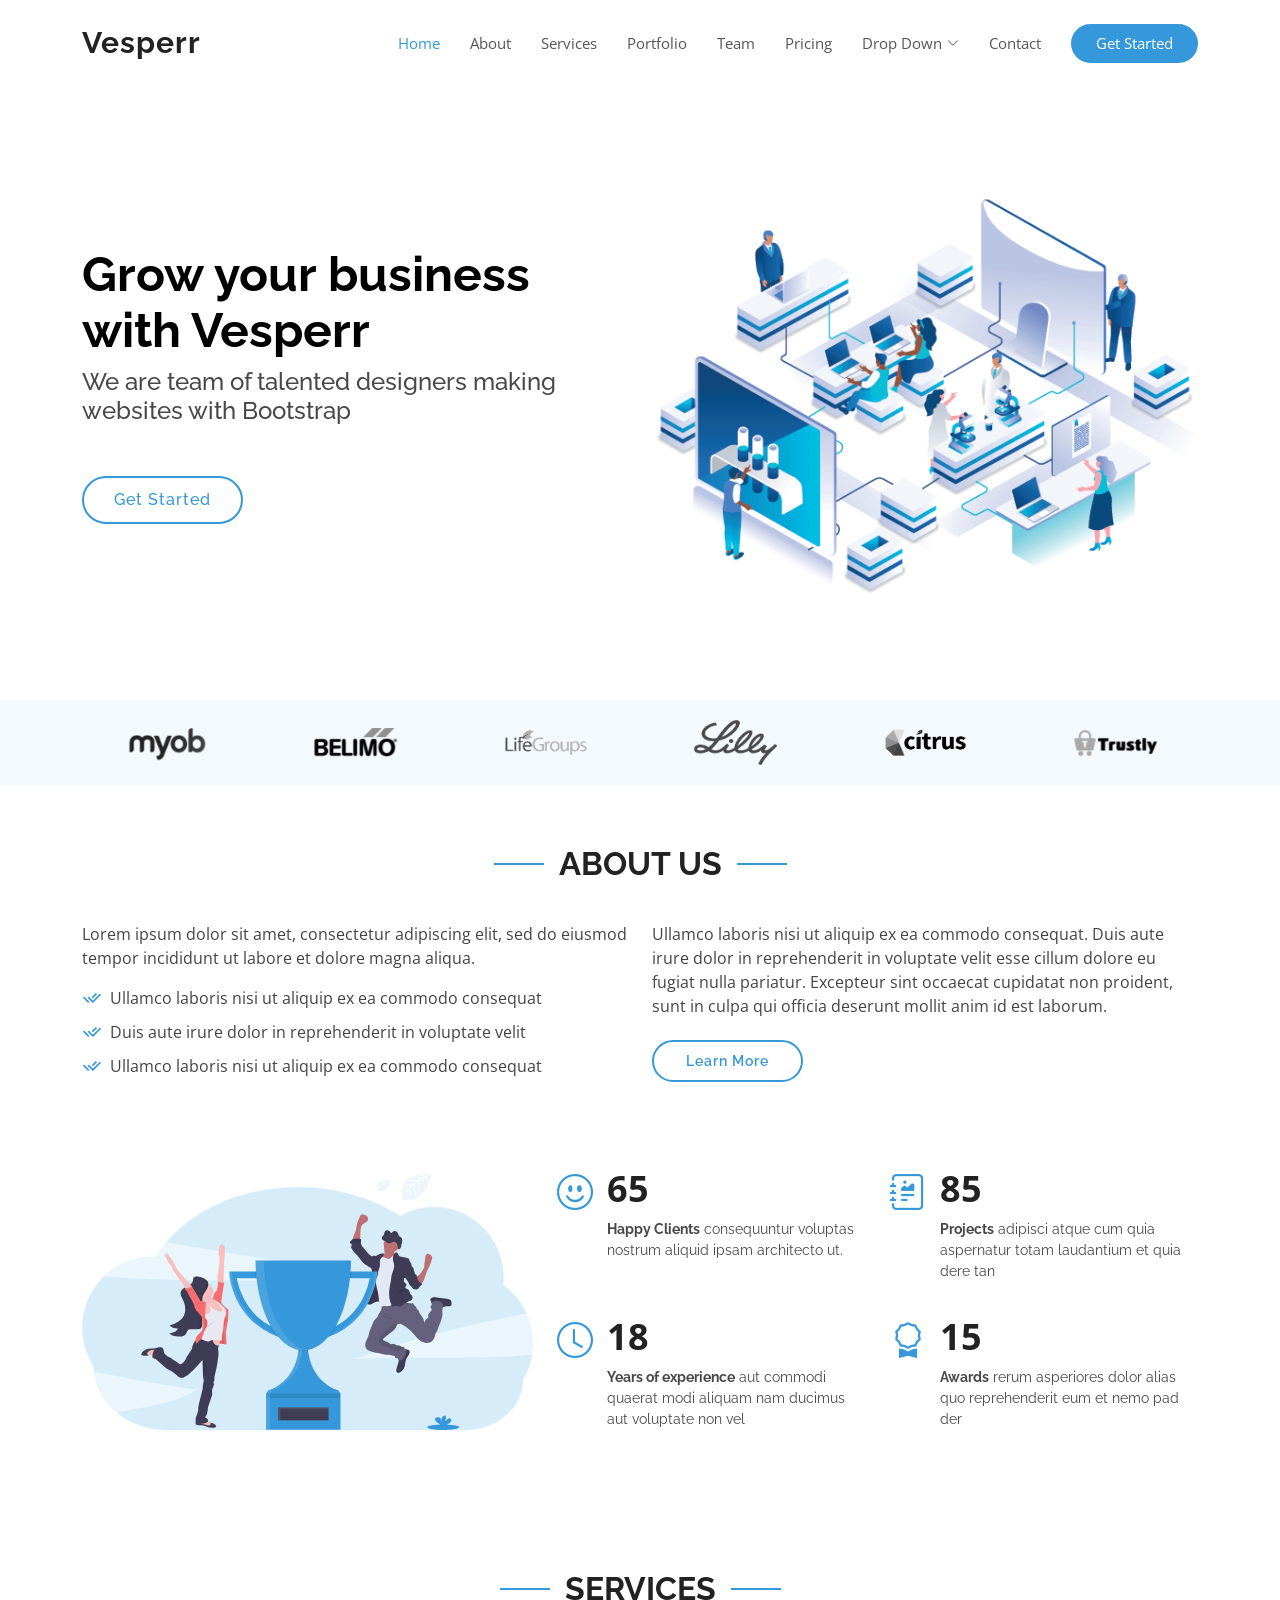
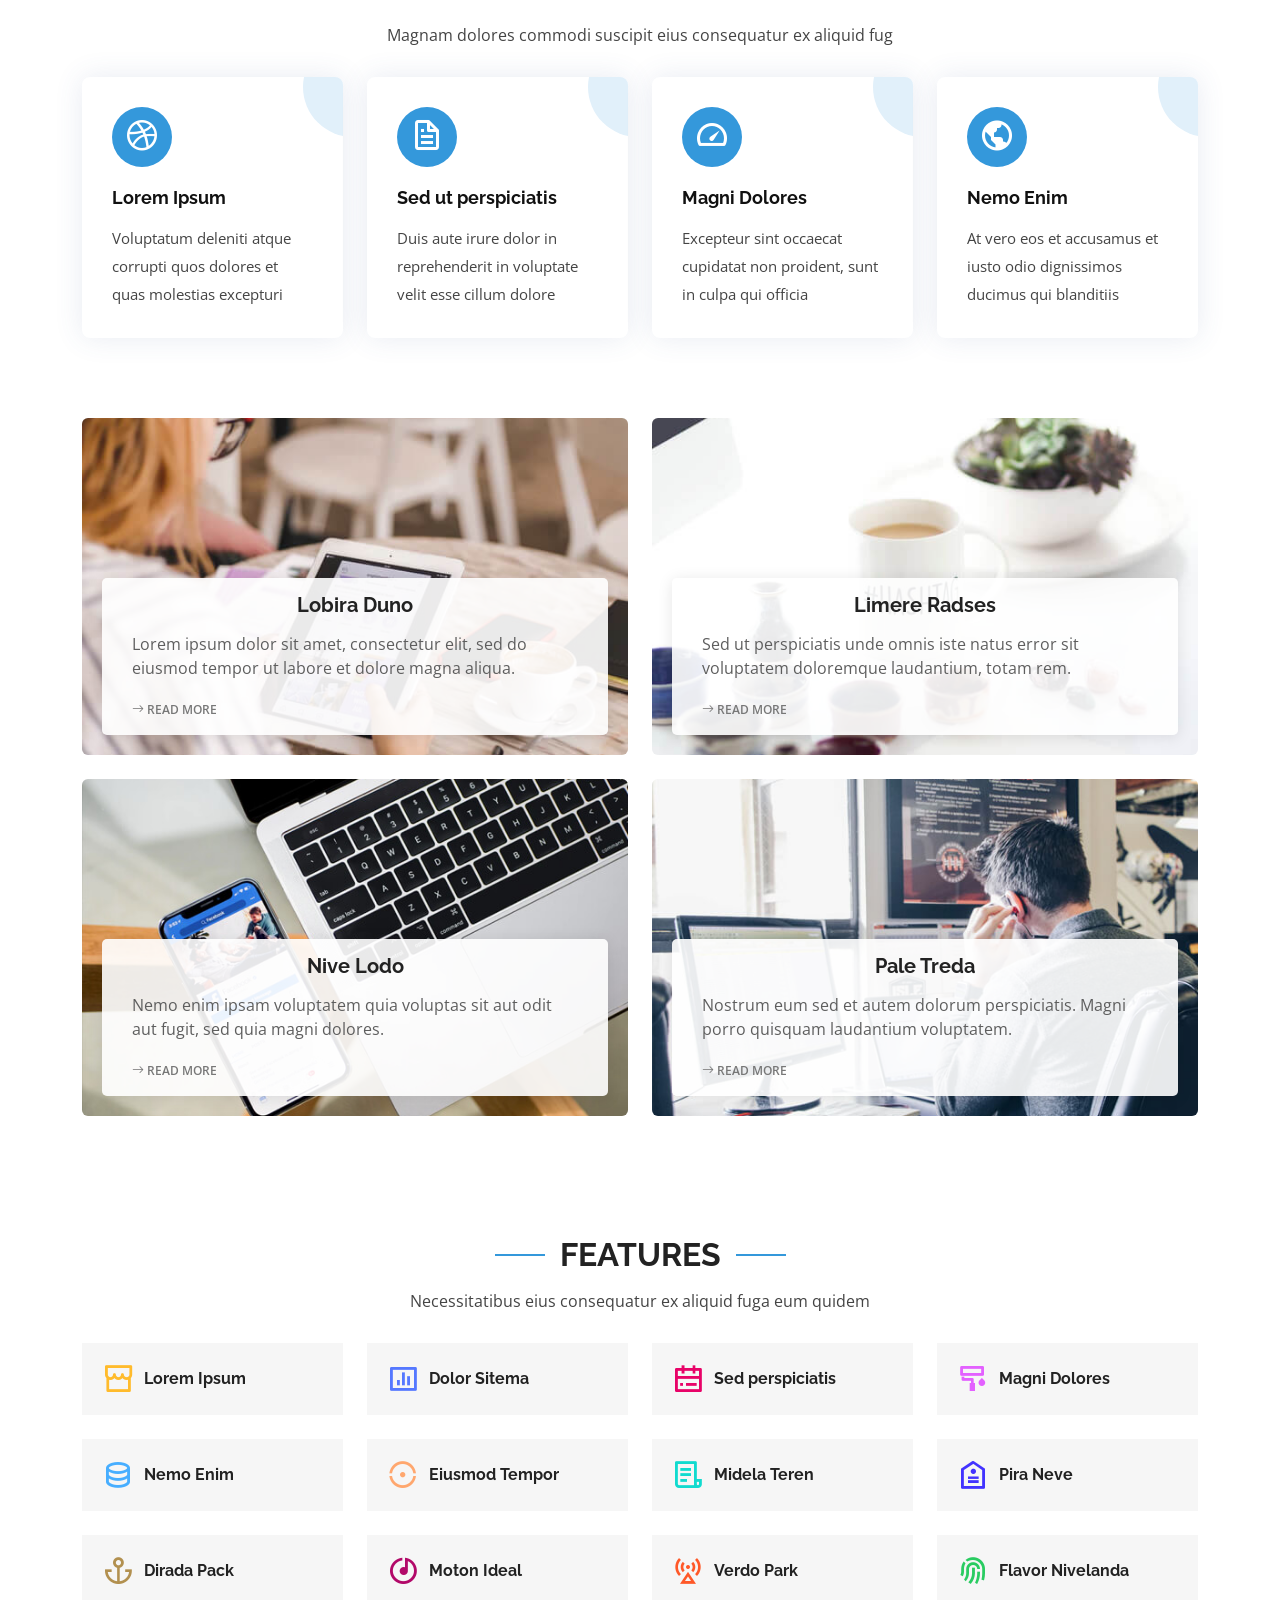
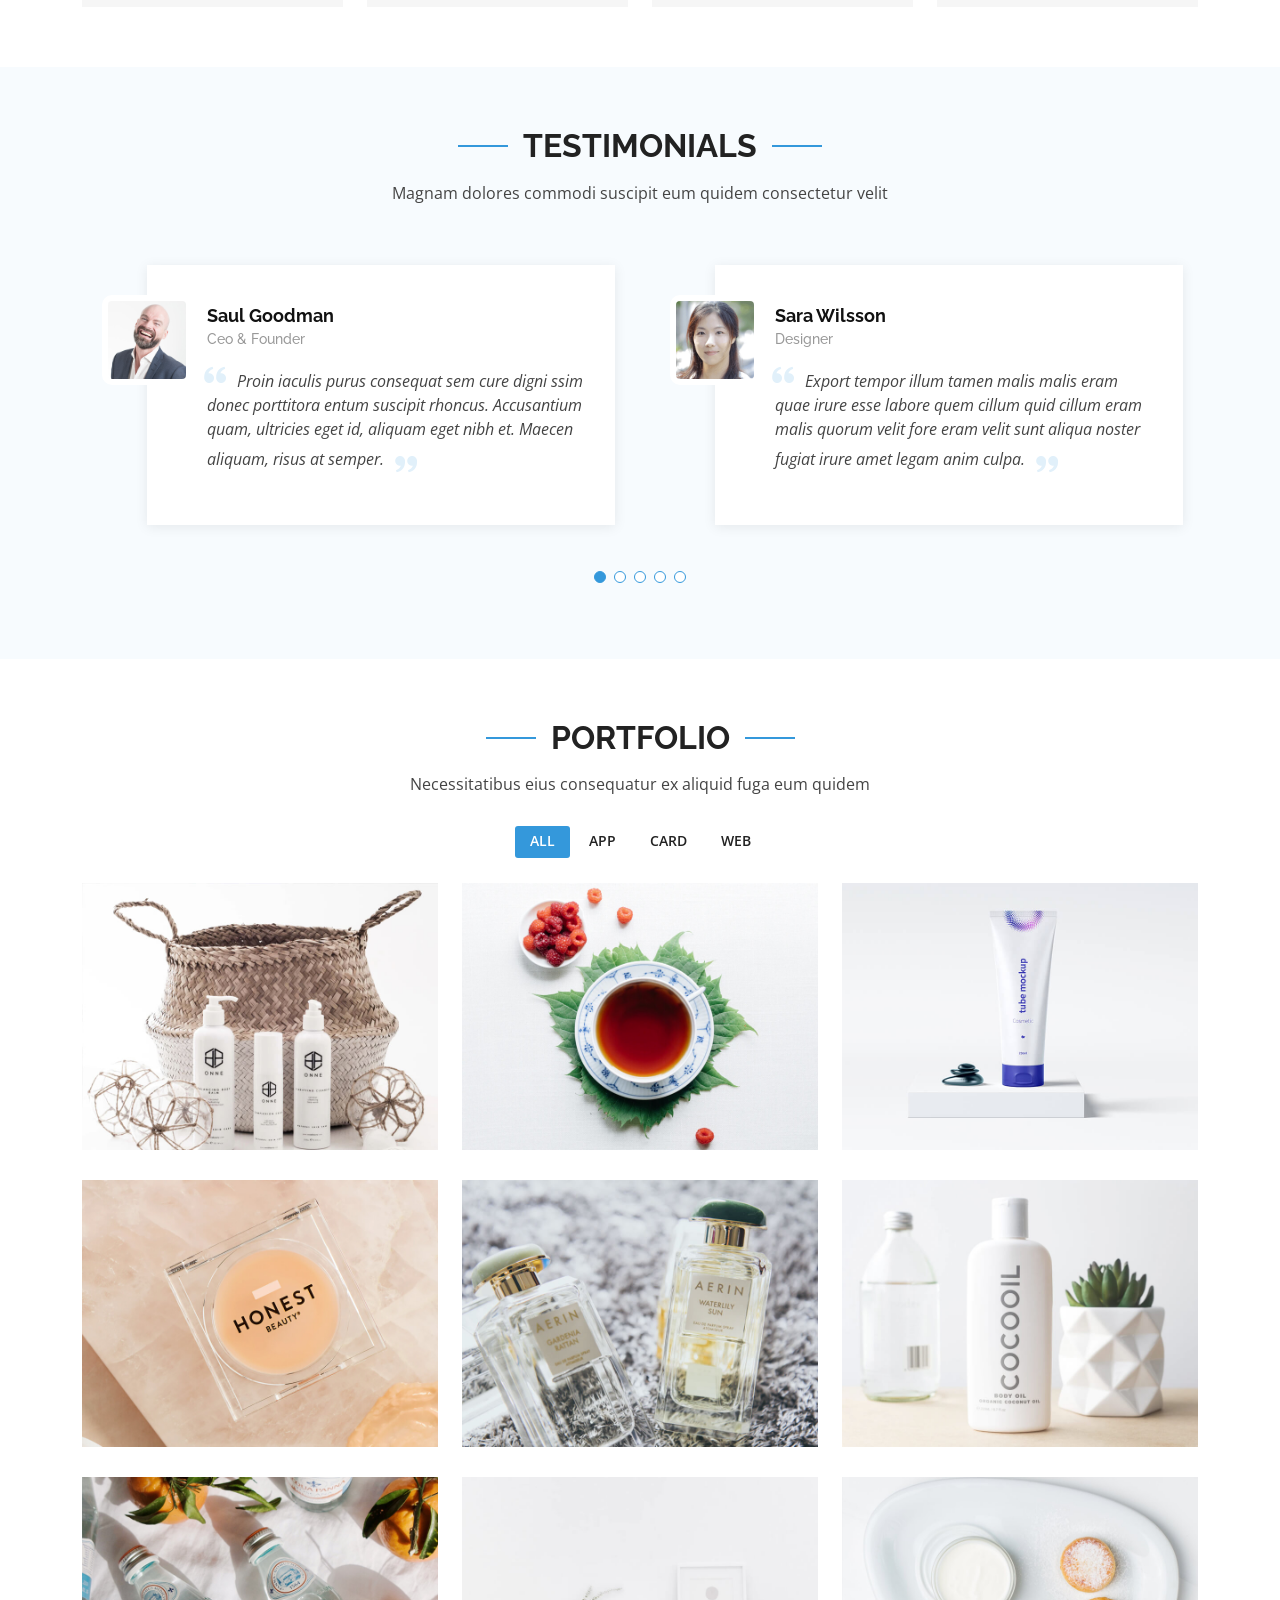
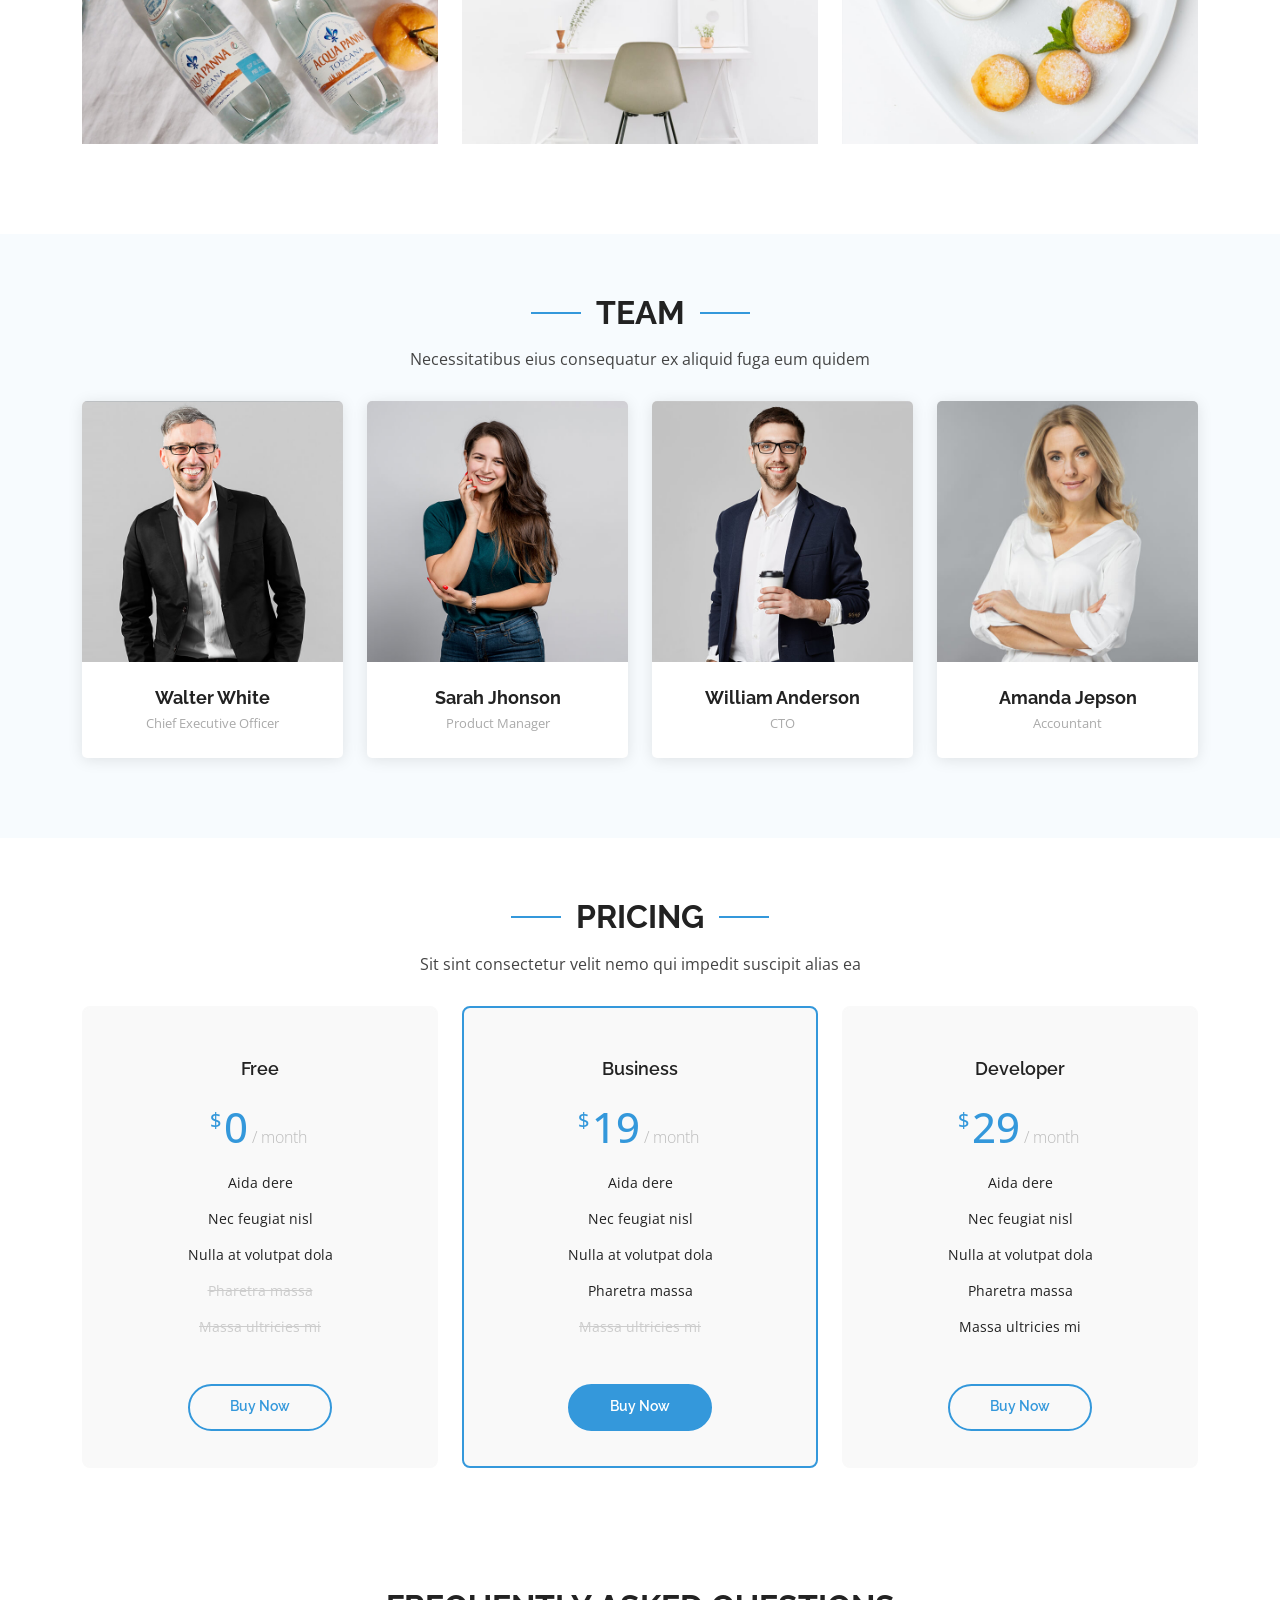
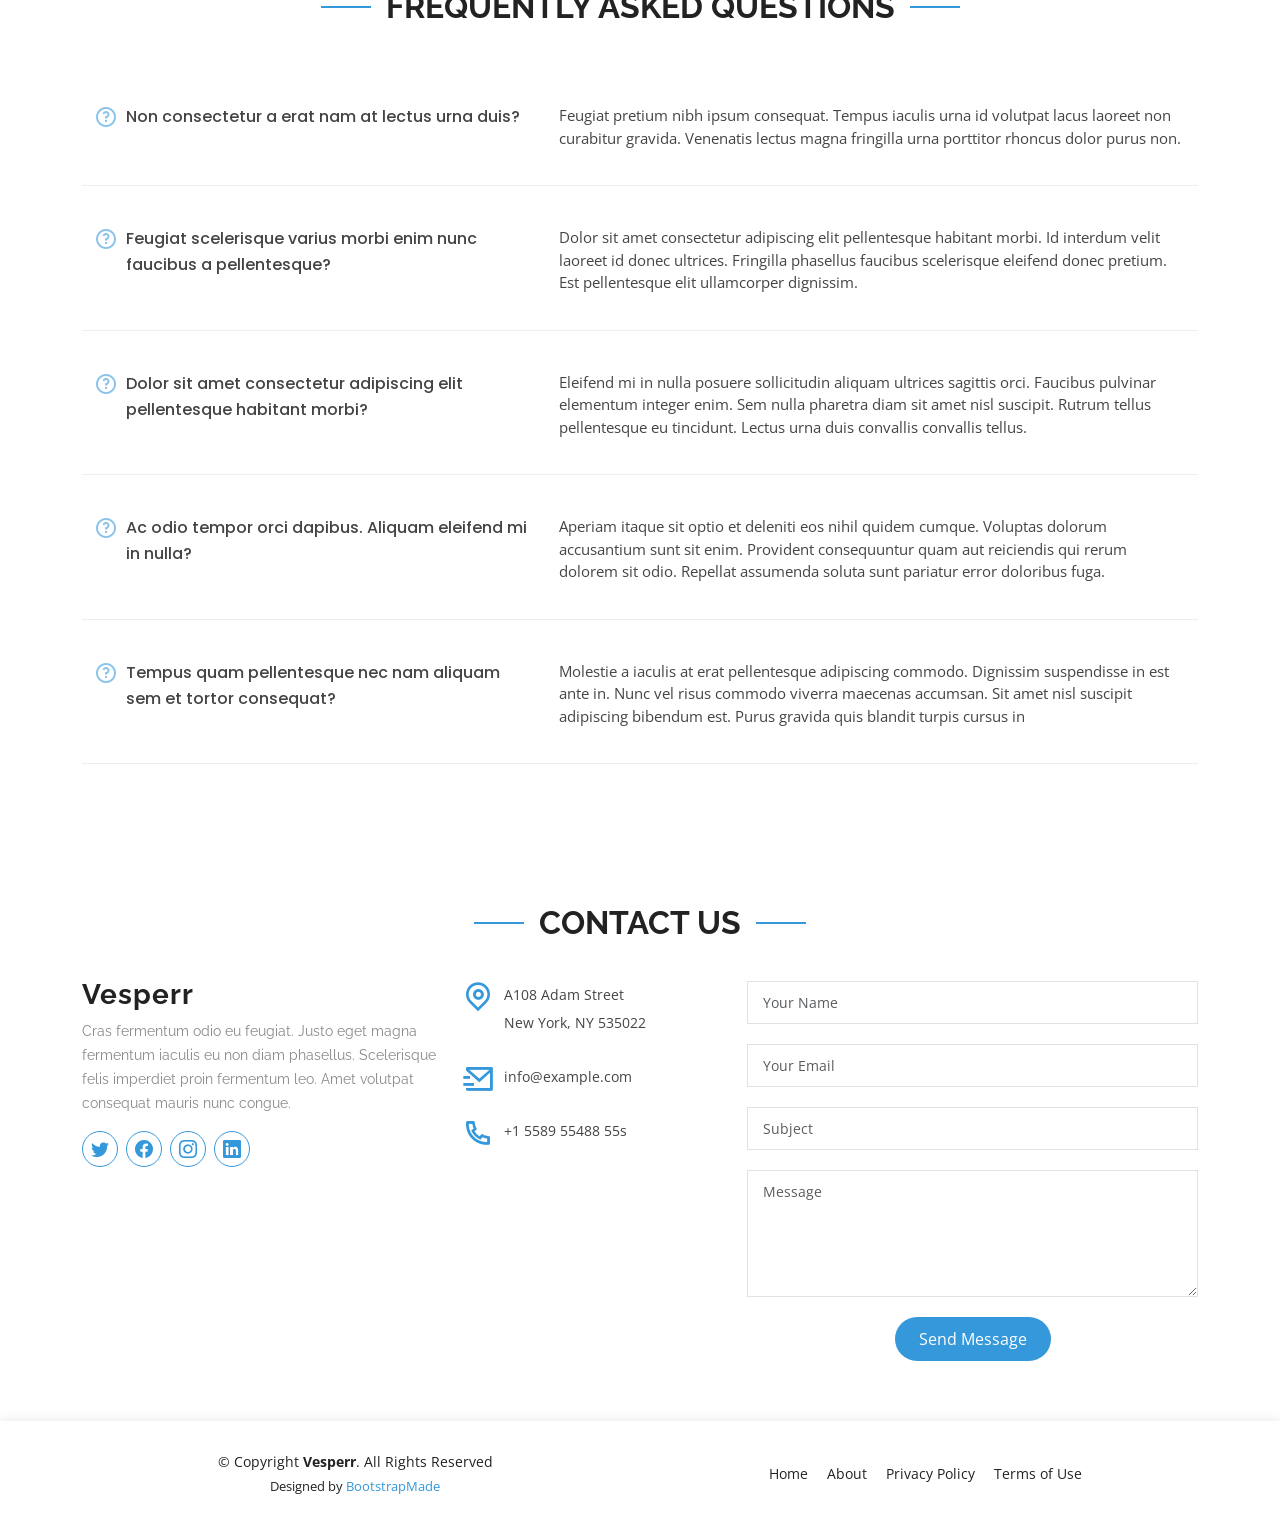
<file: templete web/bussness/Vesperr/index.html>
<!DOCTYPE html>
<html lang="en">

<head>
  <meta charset="utf-8">
  <meta content="width=device-width, initial-scale=1.0" name="viewport">

  <title>Vesperr Bootstrap Template - Index</title>
  <meta content="" name="description">
  <meta content="" name="keywords">

  <!-- Favicons -->
  <link href="assets/img/favicon.png" rel="icon">
  <link href="assets/img/apple-touch-icon.png" rel="apple-touch-icon">

  <!-- Google Fonts -->
  <link href="https://fonts.googleapis.com/css?family=Open+Sans:300,300i,400,400i,600,600i,700,700i|Raleway:300,300i,400,400i,500,500i,600,600i,700,700i|Poppins:300,300i,400,400i,500,500i,600,600i,700,700i" rel="stylesheet">

  <!-- Vendor CSS Files -->
  <link href="assets/vendor/aos/aos.css" rel="stylesheet">
  <link href="assets/vendor/bootstrap/css/bootstrap.min.css" rel="stylesheet">
  <link href="assets/vendor/bootstrap-icons/bootstrap-icons.css" rel="stylesheet">
  <link href="assets/vendor/boxicons/css/boxicons.min.css" rel="stylesheet">
  <link href="assets/vendor/glightbox/css/glightbox.min.css" rel="stylesheet">
  <link href="assets/vendor/remixicon/remixicon.css" rel="stylesheet">
  <link href="assets/vendor/swiper/swiper-bundle.min.css" rel="stylesheet">

  <!-- Template Main CSS File -->
  <link href="assets/css/style.css" rel="stylesheet">

  <!-- =======================================================
  * Template Name: Vesperr
  * Updated: Jul 27 2023 with Bootstrap v5.3.1
  * Template URL: https://bootstrapmade.com/vesperr-free-bootstrap-template/
  * Author: BootstrapMade.com
  * License: https://bootstrapmade.com/license/
  ======================================================== -->
</head>

<body>

  <!-- ======= Header ======= -->
  <header id="header" class="fixed-top d-flex align-items-center">
    <div class="container d-flex align-items-center justify-content-between">

      <div class="logo">
        <h1><a href="index.html">Vesperr</a></h1>
        <!-- Uncomment below if you prefer to use an image logo -->
        <!-- <a href="index.html"><img src="assets/img/logo.png" alt="" class="img-fluid"></a>-->
      </div>

      <nav id="navbar" class="navbar">
        <ul>
          <li><a class="nav-link scrollto active" href="#hero">Home</a></li>
          <li><a class="nav-link scrollto" href="#about">About</a></li>
          <li><a class="nav-link scrollto" href="#services">Services</a></li>
          <li><a class="nav-link scrollto " href="#portfolio">Portfolio</a></li>
          <li><a class="nav-link scrollto" href="#team">Team</a></li>
          <li><a class="nav-link scrollto" href="#pricing">Pricing</a></li>
          <li class="dropdown"><a href="#"><span>Drop Down</span> <i class="bi bi-chevron-down"></i></a>
            <ul>
              <li><a href="#">Drop Down 1</a></li>
              <li class="dropdown"><a href="#"><span>Deep Drop Down</span> <i class="bi bi-chevron-right"></i></a>
                <ul>
                  <li><a href="#">Deep Drop Down 1</a></li>
                  <li><a href="#">Deep Drop Down 2</a></li>
                  <li><a href="#">Deep Drop Down 3</a></li>
                  <li><a href="#">Deep Drop Down 4</a></li>
                  <li><a href="#">Deep Drop Down 5</a></li>
                </ul>
              </li>
              <li><a href="#">Drop Down 2</a></li>
              <li><a href="#">Drop Down 3</a></li>
              <li><a href="#">Drop Down 4</a></li>
            </ul>
          </li>
          <li><a class="nav-link scrollto" href="#contact">Contact</a></li>
          <li><a class="getstarted scrollto" href="#about">Get Started</a></li>
        </ul>
        <i class="bi bi-list mobile-nav-toggle"></i>
      </nav><!-- .navbar -->

    </div>
  </header><!-- End Header -->

  <!-- ======= Hero Section ======= -->
  <section id="hero" class="d-flex align-items-center">

    <div class="container">
      <div class="row">
        <div class="col-lg-6 pt-5 pt-lg-0 order-2 order-lg-1 d-flex flex-column justify-content-center">
          <h1 data-aos="fade-up">Grow your business with Vesperr</h1>
          <h2 data-aos="fade-up" data-aos-delay="400">We are team of talented designers making websites with Bootstrap</h2>
          <div data-aos="fade-up" data-aos-delay="800">
            <a href="#about" class="btn-get-started scrollto">Get Started</a>
          </div>
        </div>
        <div class="col-lg-6 order-1 order-lg-2 hero-img" data-aos="fade-left" data-aos-delay="200">
          <img src="assets/img/hero-img.png" class="img-fluid animated" alt="">
        </div>
      </div>
    </div>

  </section><!-- End Hero -->

  <main id="main">

    <!-- ======= Clients Section ======= -->
    <section id="clients" class="clients clients">
      <div class="container">

        <div class="row">

          <div class="col-lg-2 col-md-4 col-6">
            <img src="assets/img/clients/client-1.png" class="img-fluid" alt="" data-aos="zoom-in">
          </div>

          <div class="col-lg-2 col-md-4 col-6">
            <img src="assets/img/clients/client-2.png" class="img-fluid" alt="" data-aos="zoom-in" data-aos-delay="100">
          </div>

          <div class="col-lg-2 col-md-4 col-6">
            <img src="assets/img/clients/client-3.png" class="img-fluid" alt="" data-aos="zoom-in" data-aos-delay="200">
          </div>

          <div class="col-lg-2 col-md-4 col-6">
            <img src="assets/img/clients/client-4.png" class="img-fluid" alt="" data-aos="zoom-in" data-aos-delay="300">
          </div>

          <div class="col-lg-2 col-md-4 col-6">
            <img src="assets/img/clients/client-5.png" class="img-fluid" alt="" data-aos="zoom-in" data-aos-delay="400">
          </div>

          <div class="col-lg-2 col-md-4 col-6">
            <img src="assets/img/clients/client-6.png" class="img-fluid" alt="" data-aos="zoom-in" data-aos-delay="500">
          </div>

        </div>

      </div>
    </section><!-- End Clients Section -->

    <!-- ======= About Us Section ======= -->
    <section id="about" class="about">
      <div class="container">

        <div class="section-title" data-aos="fade-up">
          <h2>About Us</h2>
        </div>

        <div class="row content">
          <div class="col-lg-6" data-aos="fade-up" data-aos-delay="150">
            <p>
              Lorem ipsum dolor sit amet, consectetur adipiscing elit, sed do eiusmod tempor incididunt ut labore et dolore
              magna aliqua.
            </p>
            <ul>
              <li><i class="ri-check-double-line"></i> Ullamco laboris nisi ut aliquip ex ea commodo consequat</li>
              <li><i class="ri-check-double-line"></i> Duis aute irure dolor in reprehenderit in voluptate velit</li>
              <li><i class="ri-check-double-line"></i> Ullamco laboris nisi ut aliquip ex ea commodo consequat</li>
            </ul>
          </div>
          <div class="col-lg-6 pt-4 pt-lg-0" data-aos="fade-up" data-aos-delay="300">
            <p>
              Ullamco laboris nisi ut aliquip ex ea commodo consequat. Duis aute irure dolor in reprehenderit in voluptate
              velit esse cillum dolore eu fugiat nulla pariatur. Excepteur sint occaecat cupidatat non proident, sunt in
              culpa qui officia deserunt mollit anim id est laborum.
            </p>
            <a href="#" class="btn-learn-more">Learn More</a>
          </div>
        </div>

      </div>
    </section><!-- End About Us Section -->

    <!-- ======= Counts Section ======= -->
    <section id="counts" class="counts">
      <div class="container">

        <div class="row">
          <div class="image col-xl-5 d-flex align-items-stretch justify-content-center justify-content-xl-start" data-aos="fade-right" data-aos-delay="150">
            <img src="assets/img/counts-img.svg" alt="" class="img-fluid">
          </div>

          <div class="col-xl-7 d-flex align-items-stretch pt-4 pt-xl-0" data-aos="fade-left" data-aos-delay="300">
            <div class="content d-flex flex-column justify-content-center">
              <div class="row">
                <div class="col-md-6 d-md-flex align-items-md-stretch">
                  <div class="count-box">
                    <i class="bi bi-emoji-smile"></i>
                    <span data-purecounter-start="0" data-purecounter-end="65" data-purecounter-duration="1" class="purecounter"></span>
                    <p><strong>Happy Clients</strong> consequuntur voluptas nostrum aliquid ipsam architecto ut.</p>
                  </div>
                </div>

                <div class="col-md-6 d-md-flex align-items-md-stretch">
                  <div class="count-box">
                    <i class="bi bi-journal-richtext"></i>
                    <span data-purecounter-start="0" data-purecounter-end="85" data-purecounter-duration="1" class="purecounter"></span>
                    <p><strong>Projects</strong> adipisci atque cum quia aspernatur totam laudantium et quia dere tan</p>
                  </div>
                </div>

                <div class="col-md-6 d-md-flex align-items-md-stretch">
                  <div class="count-box">
                    <i class="bi bi-clock"></i>
                    <span data-purecounter-start="0" data-purecounter-end="18" data-purecounter-duration="1" class="purecounter"></span>
                    <p><strong>Years of experience</strong> aut commodi quaerat modi aliquam nam ducimus aut voluptate non vel</p>
                  </div>
                </div>

                <div class="col-md-6 d-md-flex align-items-md-stretch">
                  <div class="count-box">
                    <i class="bi bi-award"></i>
                    <span data-purecounter-start="0" data-purecounter-end="15" data-purecounter-duration="1" class="purecounter"></span>
                    <p><strong>Awards</strong> rerum asperiores dolor alias quo reprehenderit eum et nemo pad der</p>
                  </div>
                </div>
              </div>
            </div><!-- End .content-->
          </div>
        </div>

      </div>
    </section><!-- End Counts Section -->

    <!-- ======= Services Section ======= -->
    <section id="services" class="services">
      <div class="container">

        <div class="section-title" data-aos="fade-up">
          <h2>Services</h2>
          <p>Magnam dolores commodi suscipit eius consequatur ex aliquid fug</p>
        </div>

        <div class="row">
          <div class="col-md-6 col-lg-3 d-flex align-items-stretch mb-5 mb-lg-0">
            <div class="icon-box" data-aos="fade-up" data-aos-delay="100">
              <div class="icon"><i class="bx bxl-dribbble"></i></div>
              <h4 class="title"><a href="">Lorem Ipsum</a></h4>
              <p class="description">Voluptatum deleniti atque corrupti quos dolores et quas molestias excepturi</p>
            </div>
          </div>

          <div class="col-md-6 col-lg-3 d-flex align-items-stretch mb-5 mb-lg-0">
            <div class="icon-box" data-aos="fade-up" data-aos-delay="200">
              <div class="icon"><i class="bx bx-file"></i></div>
              <h4 class="title"><a href="">Sed ut perspiciatis</a></h4>
              <p class="description">Duis aute irure dolor in reprehenderit in voluptate velit esse cillum dolore</p>
            </div>
          </div>

          <div class="col-md-6 col-lg-3 d-flex align-items-stretch mb-5 mb-lg-0">
            <div class="icon-box" data-aos="fade-up" data-aos-delay="300">
              <div class="icon"><i class="bx bx-tachometer"></i></div>
              <h4 class="title"><a href="">Magni Dolores</a></h4>
              <p class="description">Excepteur sint occaecat cupidatat non proident, sunt in culpa qui officia</p>
            </div>
          </div>

          <div class="col-md-6 col-lg-3 d-flex align-items-stretch mb-5 mb-lg-0">
            <div class="icon-box" data-aos="fade-up" data-aos-delay="400">
              <div class="icon"><i class="bx bx-world"></i></div>
              <h4 class="title"><a href="">Nemo Enim</a></h4>
              <p class="description">At vero eos et accusamus et iusto odio dignissimos ducimus qui blanditiis</p>
            </div>
          </div>

        </div>

      </div>
    </section><!-- End Services Section -->

    <!-- ======= More Services Section ======= -->
    <section id="more-services" class="more-services">
      <div class="container">

        <div class="row">
          <div class="col-md-6 d-flex align-items-stretch">
            <div class="card" style='background-image: url("assets/img/more-services-1.jpg");' data-aos="fade-up" data-aos-delay="100">
              <div class="card-body">
                <h5 class="card-title"><a href="">Lobira Duno</a></h5>
                <p class="card-text">Lorem ipsum dolor sit amet, consectetur elit, sed do eiusmod tempor ut labore et dolore magna aliqua.</p>
                <div class="read-more"><a href="#"><i class="bi bi-arrow-right"></i> Read More</a></div>
              </div>
            </div>
          </div>
          <div class="col-md-6 d-flex align-items-stretch mt-4 mt-md-0">
            <div class="card" style='background-image: url("assets/img/more-services-2.jpg");' data-aos="fade-up" data-aos-delay="200">
              <div class="card-body">
                <h5 class="card-title"><a href="">Limere Radses</a></h5>
                <p class="card-text">Sed ut perspiciatis unde omnis iste natus error sit voluptatem doloremque laudantium, totam rem.</p>
                <div class="read-more"><a href="#"><i class="bi bi-arrow-right"></i> Read More</a></div>
              </div>
            </div>

          </div>
          <div class="col-md-6 d-flex align-items-stretch mt-4">
            <div class="card" style='background-image: url("assets/img/more-services-3.jpg");' data-aos="fade-up" data-aos-delay="100">
              <div class="card-body">
                <h5 class="card-title"><a href="">Nive Lodo</a></h5>
                <p class="card-text">Nemo enim ipsam voluptatem quia voluptas sit aut odit aut fugit, sed quia magni dolores.</p>
                <div class="read-more"><a href="#"><i class="bi bi-arrow-right"></i> Read More</a></div>
              </div>
            </div>
          </div>
          <div class="col-md-6 d-flex align-items-stretch mt-4">
            <div class="card" style='background-image: url("assets/img/more-services-4.jpg");' data-aos="fade-up" data-aos-delay="200">
              <div class="card-body">
                <h5 class="card-title"><a href="">Pale Treda</a></h5>
                <p class="card-text">Nostrum eum sed et autem dolorum perspiciatis. Magni porro quisquam laudantium voluptatem.</p>
                <div class="read-more"><a href="#"><i class="bi bi-arrow-right"></i> Read More</a></div>
              </div>
            </div>
          </div>
        </div>

      </div>
    </section><!-- End More Services Section -->

    <!-- ======= Features Section ======= -->
    <section id="features" class="features">
      <div class="container">

        <div class="section-title" data-aos="fade-up">
          <h2>Features</h2>
          <p>Necessitatibus eius consequatur ex aliquid fuga eum quidem</p>
        </div>

        <div class="row" data-aos="fade-up" data-aos-delay="300">
          <div class="col-lg-3 col-md-4">
            <div class="icon-box">
              <i class="ri-store-line" style="color: #ffbb2c;"></i>
              <h3><a href="">Lorem Ipsum</a></h3>
            </div>
          </div>
          <div class="col-lg-3 col-md-4 mt-4 mt-md-0">
            <div class="icon-box">
              <i class="ri-bar-chart-box-line" style="color: #5578ff;"></i>
              <h3><a href="">Dolor Sitema</a></h3>
            </div>
          </div>
          <div class="col-lg-3 col-md-4 mt-4 mt-md-0">
            <div class="icon-box">
              <i class="ri-calendar-todo-line" style="color: #e80368;"></i>
              <h3><a href="">Sed perspiciatis</a></h3>
            </div>
          </div>
          <div class="col-lg-3 col-md-4 mt-4 mt-lg-0">
            <div class="icon-box">
              <i class="ri-paint-brush-line" style="color: #e361ff;"></i>
              <h3><a href="">Magni Dolores</a></h3>
            </div>
          </div>
          <div class="col-lg-3 col-md-4 mt-4">
            <div class="icon-box">
              <i class="ri-database-2-line" style="color: #47aeff;"></i>
              <h3><a href="">Nemo Enim</a></h3>
            </div>
          </div>
          <div class="col-lg-3 col-md-4 mt-4">
            <div class="icon-box">
              <i class="ri-gradienter-line" style="color: #ffa76e;"></i>
              <h3><a href="">Eiusmod Tempor</a></h3>
            </div>
          </div>
          <div class="col-lg-3 col-md-4 mt-4">
            <div class="icon-box">
              <i class="ri-file-list-3-line" style="color: #11dbcf;"></i>
              <h3><a href="">Midela Teren</a></h3>
            </div>
          </div>
          <div class="col-lg-3 col-md-4 mt-4">
            <div class="icon-box">
              <i class="ri-price-tag-2-line" style="color: #4233ff;"></i>
              <h3><a href="">Pira Neve</a></h3>
            </div>
          </div>
          <div class="col-lg-3 col-md-4 mt-4">
            <div class="icon-box">
              <i class="ri-anchor-line" style="color: #b2904f;"></i>
              <h3><a href="">Dirada Pack</a></h3>
            </div>
          </div>
          <div class="col-lg-3 col-md-4 mt-4">
            <div class="icon-box">
              <i class="ri-disc-line" style="color: #b20969;"></i>
              <h3><a href="">Moton Ideal</a></h3>
            </div>
          </div>
          <div class="col-lg-3 col-md-4 mt-4">
            <div class="icon-box">
              <i class="ri-base-station-line" style="color: #ff5828;"></i>
              <h3><a href="">Verdo Park</a></h3>
            </div>
          </div>
          <div class="col-lg-3 col-md-4 mt-4">
            <div class="icon-box">
              <i class="ri-fingerprint-line" style="color: #29cc61;"></i>
              <h3><a href="">Flavor Nivelanda</a></h3>
            </div>
          </div>
        </div>

      </div>
    </section><!-- End Features Section -->

    <!-- ======= Testimonials Section ======= -->
    <section id="testimonials" class="testimonials section-bg">
      <div class="container">

        <div class="section-title" data-aos="fade-up">
          <h2>Testimonials</h2>
          <p>Magnam dolores commodi suscipit eum quidem consectetur velit</p>
        </div>

        <div class="testimonials-slider swiper" data-aos="fade-up" data-aos-delay="100">
          <div class="swiper-wrapper">

            <div class="swiper-slide">
              <div class="testimonial-wrap">
                <div class="testimonial-item">
                  <img src="assets/img/testimonials/testimonials-1.jpg" class="testimonial-img" alt="">
                  <h3>Saul Goodman</h3>
                  <h4>Ceo &amp; Founder</h4>
                  <p>
                    <i class="bx bxs-quote-alt-left quote-icon-left"></i>
                    Proin iaculis purus consequat sem cure digni ssim donec porttitora entum suscipit rhoncus. Accusantium quam, ultricies eget id, aliquam eget nibh et. Maecen aliquam, risus at semper.
                    <i class="bx bxs-quote-alt-right quote-icon-right"></i>
                  </p>
                </div>
              </div>
            </div><!-- End testimonial item -->

            <div class="swiper-slide">
              <div class="testimonial-wrap">
                <div class="testimonial-item">
                  <img src="assets/img/testimonials/testimonials-2.jpg" class="testimonial-img" alt="">
                  <h3>Sara Wilsson</h3>
                  <h4>Designer</h4>
                  <p>
                    <i class="bx bxs-quote-alt-left quote-icon-left"></i>
                    Export tempor illum tamen malis malis eram quae irure esse labore quem cillum quid cillum eram malis quorum velit fore eram velit sunt aliqua noster fugiat irure amet legam anim culpa.
                    <i class="bx bxs-quote-alt-right quote-icon-right"></i>
                  </p>
                </div>
              </div>
            </div><!-- End testimonial item -->

            <div class="swiper-slide">
              <div class="testimonial-wrap">
                <div class="testimonial-item">
                  <img src="assets/img/testimonials/testimonials-3.jpg" class="testimonial-img" alt="">
                  <h3>Jena Karlis</h3>
                  <h4>Store Owner</h4>
                  <p>
                    <i class="bx bxs-quote-alt-left quote-icon-left"></i>
                    Enim nisi quem export duis labore cillum quae magna enim sint quorum nulla quem veniam duis minim tempor labore quem eram duis noster aute amet eram fore quis sint minim.
                    <i class="bx bxs-quote-alt-right quote-icon-right"></i>
                  </p>
                </div>
              </div>
            </div><!-- End testimonial item -->

            <div class="swiper-slide">
              <div class="testimonial-wrap">
                <div class="testimonial-item">
                  <img src="assets/img/testimonials/testimonials-4.jpg" class="testimonial-img" alt="">
                  <h3>Matt Brandon</h3>
                  <h4>Freelancer</h4>
                  <p>
                    <i class="bx bxs-quote-alt-left quote-icon-left"></i>
                    Fugiat enim eram quae cillum dolore dolor amet nulla culpa multos export minim fugiat minim velit minim dolor enim duis veniam ipsum anim magna sunt elit fore quem dolore labore illum veniam.
                    <i class="bx bxs-quote-alt-right quote-icon-right"></i>
                  </p>
                </div>
              </div>
            </div><!-- End testimonial item -->

            <div class="swiper-slide">
              <div class="testimonial-wrap">
                <div class="testimonial-item">
                  <img src="assets/img/testimonials/testimonials-5.jpg" class="testimonial-img" alt="">
                  <h3>John Larson</h3>
                  <h4>Entrepreneur</h4>
                  <p>
                    <i class="bx bxs-quote-alt-left quote-icon-left"></i>
                    Quis quorum aliqua sint quem legam fore sunt eram irure aliqua veniam tempor noster veniam enim culpa labore duis sunt culpa nulla illum cillum fugiat legam esse veniam culpa fore nisi cillum quid.
                    <i class="bx bxs-quote-alt-right quote-icon-right"></i>
                  </p>
                </div>
              </div>
            </div><!-- End testimonial item -->

          </div>
          <div class="swiper-pagination"></div>
        </div>

      </div>
    </section><!-- End Testimonials Section -->

    <!-- ======= Portfolio Section ======= -->
    <section id="portfolio" class="portfolio">
      <div class="container">

        <div class="section-title" data-aos="fade-up">
          <h2>Portfolio</h2>
          <p>Necessitatibus eius consequatur ex aliquid fuga eum quidem</p>
        </div>

        <div class="row" data-aos="fade-up" data-aos-delay="200">
          <div class="col-lg-12 d-flex justify-content-center">
            <ul id="portfolio-flters">
              <li data-filter="*" class="filter-active">All</li>
              <li data-filter=".filter-app">App</li>
              <li data-filter=".filter-card">Card</li>
              <li data-filter=".filter-web">Web</li>
            </ul>
          </div>
        </div>

        <div class="row portfolio-container" data-aos="fade-up" data-aos-delay="400">

          <div class="col-lg-4 col-md-6 portfolio-item filter-app">
            <div class="portfolio-wrap">
              <img src="assets/img/portfolio/portfolio-1.jpg" class="img-fluid" alt="">
              <div class="portfolio-info">
                <h4>App 1</h4>
                <p>App</p>
                <div class="portfolio-links">
                  <a href="assets/img/portfolio/portfolio-1.jpg" data-gallery="portfolioGallery" class="portfolio-lightbox" title="App 1"><i class="bx bx-plus"></i></a>
                  <a href="portfolio-details.html" title="More Details"><i class="bx bx-link"></i></a>
                </div>
              </div>
            </div>
          </div>

          <div class="col-lg-4 col-md-6 portfolio-item filter-web">
            <div class="portfolio-wrap">
              <img src="assets/img/portfolio/portfolio-2.jpg" class="img-fluid" alt="">
              <div class="portfolio-info">
                <h4>Web 3</h4>
                <p>Web</p>
                <div class="portfolio-links">
                  <a href="assets/img/portfolio/portfolio-2.jpg" data-gallery="portfolioGallery" class="portfolio-lightbox" title="Web 3"><i class="bx bx-plus"></i></a>
                  <a href="portfolio-details.html" title="More Details"><i class="bx bx-link"></i></a>
                </div>
              </div>
            </div>
          </div>

          <div class="col-lg-4 col-md-6 portfolio-item filter-app">
            <div class="portfolio-wrap">
              <img src="assets/img/portfolio/portfolio-3.jpg" class="img-fluid" alt="">
              <div class="portfolio-info">
                <h4>App 2</h4>
                <p>App</p>
                <div class="portfolio-links">
                  <a href="assets/img/portfolio/portfolio-3.jpg" data-gallery="portfolioGallery" class="portfolio-lightbox" title="App 2"><i class="bx bx-plus"></i></a>
                  <a href="portfolio-details.html" title="More Details"><i class="bx bx-link"></i></a>
                </div>
              </div>
            </div>
          </div>

          <div class="col-lg-4 col-md-6 portfolio-item filter-card">
            <div class="portfolio-wrap">
              <img src="assets/img/portfolio/portfolio-4.jpg" class="img-fluid" alt="">
              <div class="portfolio-info">
                <h4>Card 2</h4>
                <p>Card</p>
                <div class="portfolio-links">
                  <a href="assets/img/portfolio/portfolio-4.jpg" data-gallery="portfolioGallery" class="portfolio-lightbox" title="Card 2"><i class="bx bx-plus"></i></a>
                  <a href="portfolio-details.html" title="More Details"><i class="bx bx-link"></i></a>
                </div>
              </div>
            </div>
          </div>

          <div class="col-lg-4 col-md-6 portfolio-item filter-web">
            <div class="portfolio-wrap">
              <img src="assets/img/portfolio/portfolio-5.jpg" class="img-fluid" alt="">
              <div class="portfolio-info">
                <h4>Web 2</h4>
                <p>Web</p>
                <div class="portfolio-links">
                  <a href="assets/img/portfolio/portfolio-5.jpg" data-gallery="portfolioGallery" class="portfolio-lightbox" title="Web 2"><i class="bx bx-plus"></i></a>
                  <a href="portfolio-details.html" title="More Details"><i class="bx bx-link"></i></a>
                </div>
              </div>
            </div>
          </div>

          <div class="col-lg-4 col-md-6 portfolio-item filter-app">
            <div class="portfolio-wrap">
              <img src="assets/img/portfolio/portfolio-6.jpg" class="img-fluid" alt="">
              <div class="portfolio-info">
                <h4>App 3</h4>
                <p>App</p>
                <div class="portfolio-links">
                  <a href="assets/img/portfolio/portfolio-6.jpg" data-gallery="portfolioGallery" class="portfolio-lightbox" title="App 3"><i class="bx bx-plus"></i></a>
                  <a href="portfolio-details.html" title="More Details"><i class="bx bx-link"></i></a>
                </div>
              </div>
            </div>
          </div>

          <div class="col-lg-4 col-md-6 portfolio-item filter-card">
            <div class="portfolio-wrap">
              <img src="assets/img/portfolio/portfolio-7.jpg" class="img-fluid" alt="">
              <div class="portfolio-info">
                <h4>Card 1</h4>
                <p>Card</p>
                <div class="portfolio-links">
                  <a href="assets/img/portfolio/portfolio-7.jpg" data-gallery="portfolioGallery" class="portfolio-lightbox" title="Card 1"><i class="bx bx-plus"></i></a>
                  <a href="portfolio-details.html" title="More Details"><i class="bx bx-link"></i></a>
                </div>
              </div>
            </div>
          </div>

          <div class="col-lg-4 col-md-6 portfolio-item filter-card">
            <div class="portfolio-wrap">
              <img src="assets/img/portfolio/portfolio-8.jpg" class="img-fluid" alt="">
              <div class="portfolio-info">
                <h4>Card 3</h4>
                <p>Card</p>
                <div class="portfolio-links">
                  <a href="assets/img/portfolio/portfolio-8.jpg" data-gallery="portfolioGallery" class="portfolio-lightbox" title="Card 3"><i class="bx bx-plus"></i></a>
                  <a href="portfolio-details.html" title="More Details"><i class="bx bx-link"></i></a>
                </div>
              </div>
            </div>
          </div>

          <div class="col-lg-4 col-md-6 portfolio-item filter-web">
            <div class="portfolio-wrap">
              <img src="assets/img/portfolio/portfolio-9.jpg" class="img-fluid" alt="">
              <div class="portfolio-info">
                <h4>Web 3</h4>
                <p>Web</p>
                <div class="portfolio-links">
                  <a href="assets/img/portfolio/portfolio-9.jpg" data-gallery="portfolioGallery" class="portfolio-lightbox" title="Web 3"><i class="bx bx-plus"></i></a>
                  <a href="portfolio-details.html" title="More Details"><i class="bx bx-link"></i></a>
                </div>
              </div>
            </div>
          </div>

        </div>

      </div>
    </section><!-- End Portfolio Section -->

    <!-- ======= Team Section ======= -->
    <section id="team" class="team section-bg">
      <div class="container">

        <div class="section-title" data-aos="fade-up">
          <h2>Team</h2>
          <p>Necessitatibus eius consequatur ex aliquid fuga eum quidem</p>
        </div>

        <div class="row">

          <div class="col-lg-3 col-md-6 d-flex align-items-stretch">
            <div class="member" data-aos="fade-up" data-aos-delay="100">
              <div class="member-img">
                <img src="assets/img/team/team-1.jpg" class="img-fluid" alt="">
                <div class="social">
                  <a href=""><i class="bi bi-twitter"></i></a>
                  <a href=""><i class="bi bi-facebook"></i></a>
                  <a href=""><i class="bi bi-instagram"></i></a>
                  <a href=""><i class="bi bi-linkedin"></i></a>
                </div>
              </div>
              <div class="member-info">
                <h4>Walter White</h4>
                <span>Chief Executive Officer</span>
              </div>
            </div>
          </div>

          <div class="col-lg-3 col-md-6 d-flex align-items-stretch">
            <div class="member" data-aos="fade-up" data-aos-delay="200">
              <div class="member-img">
                <img src="assets/img/team/team-2.jpg" class="img-fluid" alt="">
                <div class="social">
                  <a href=""><i class="bi bi-twitter"></i></a>
                  <a href=""><i class="bi bi-facebook"></i></a>
                  <a href=""><i class="bi bi-instagram"></i></a>
                  <a href=""><i class="bi bi-linkedin"></i></a>
                </div>
              </div>
              <div class="member-info">
                <h4>Sarah Jhonson</h4>
                <span>Product Manager</span>
              </div>
            </div>
          </div>

          <div class="col-lg-3 col-md-6 d-flex align-items-stretch">
            <div class="member" data-aos="fade-up" data-aos-delay="300">
              <div class="member-img">
                <img src="assets/img/team/team-3.jpg" class="img-fluid" alt="">
                <div class="social">
                  <a href=""><i class="bi bi-twitter"></i></a>
                  <a href=""><i class="bi bi-facebook"></i></a>
                  <a href=""><i class="bi bi-instagram"></i></a>
                  <a href=""><i class="bi bi-linkedin"></i></a>
                </div>
              </div>
              <div class="member-info">
                <h4>William Anderson</h4>
                <span>CTO</span>
              </div>
            </div>
          </div>

          <div class="col-lg-3 col-md-6 d-flex align-items-stretch">
            <div class="member" data-aos="fade-up" data-aos-delay="400">
              <div class="member-img">
                <img src="assets/img/team/team-4.jpg" class="img-fluid" alt="">
                <div class="social">
                  <a href=""><i class="bi bi-twitter"></i></a>
                  <a href=""><i class="bi bi-facebook"></i></a>
                  <a href=""><i class="bi bi-instagram"></i></a>
                  <a href=""><i class="bi bi-linkedin"></i></a>
                </div>
              </div>
              <div class="member-info">
                <h4>Amanda Jepson</h4>
                <span>Accountant</span>
              </div>
            </div>
          </div>

        </div>

      </div>
    </section><!-- End Team Section -->

    <!-- ======= Pricing Section ======= -->
    <section id="pricing" class="pricing">
      <div class="container">

        <div class="section-title">
          <h2>Pricing</h2>
          <p>Sit sint consectetur velit nemo qui impedit suscipit alias ea</p>
        </div>

        <div class="row">

          <div class="col-lg-4 col-md-6">
            <div class="box" data-aos="zoom-in-right" data-aos-delay="200">
              <h3>Free</h3>
              <h4><sup>$</sup>0<span> / month</span></h4>
              <ul>
                <li>Aida dere</li>
                <li>Nec feugiat nisl</li>
                <li>Nulla at volutpat dola</li>
                <li class="na">Pharetra massa</li>
                <li class="na">Massa ultricies mi</li>
              </ul>
              <div class="btn-wrap">
                <a href="#" class="btn-buy">Buy Now</a>
              </div>
            </div>
          </div>

          <div class="col-lg-4 col-md-6 mt-4 mt-md-0">
            <div class="box recommended" data-aos="zoom-in" data-aos-delay="100">
              <h3>Business</h3>
              <h4><sup>$</sup>19<span> / month</span></h4>
              <ul>
                <li>Aida dere</li>
                <li>Nec feugiat nisl</li>
                <li>Nulla at volutpat dola</li>
                <li>Pharetra massa</li>
                <li class="na">Massa ultricies mi</li>
              </ul>
              <div class="btn-wrap">
                <a href="#" class="btn-buy">Buy Now</a>
              </div>
            </div>
          </div>

          <div class="col-lg-4 col-md-6 mt-4 mt-lg-0">
            <div class="box" data-aos="zoom-in-left" data-aos-delay="200">
              <h3>Developer</h3>
              <h4><sup>$</sup>29<span> / month</span></h4>
              <ul>
                <li>Aida dere</li>
                <li>Nec feugiat nisl</li>
                <li>Nulla at volutpat dola</li>
                <li>Pharetra massa</li>
                <li>Massa ultricies mi</li>
              </ul>
              <div class="btn-wrap">
                <a href="#" class="btn-buy">Buy Now</a>
              </div>
            </div>
          </div>

        </div>

      </div>
    </section><!-- End Pricing Section -->

    <!-- ======= F.A.Q Section ======= -->
    <section id="faq" class="faq">
      <div class="container">

        <div class="section-title" data-aos="fade-up">
          <h2>Frequently Asked Questions</h2>
        </div>

        <div class="row faq-item d-flex align-items-stretch" data-aos="fade-up" data-aos-delay="100">
          <div class="col-lg-5">
            <i class="ri-question-line"></i>
            <h4>Non consectetur a erat nam at lectus urna duis?</h4>
          </div>
          <div class="col-lg-7">
            <p>
              Feugiat pretium nibh ipsum consequat. Tempus iaculis urna id volutpat lacus laoreet non curabitur gravida. Venenatis lectus magna fringilla urna porttitor rhoncus dolor purus non.
            </p>
          </div>
        </div><!-- End F.A.Q Item-->

        <div class="row faq-item d-flex align-items-stretch" data-aos="fade-up" data-aos-delay="200">
          <div class="col-lg-5">
            <i class="ri-question-line"></i>
            <h4>Feugiat scelerisque varius morbi enim nunc faucibus a pellentesque?</h4>
          </div>
          <div class="col-lg-7">
            <p>
              Dolor sit amet consectetur adipiscing elit pellentesque habitant morbi. Id interdum velit laoreet id donec ultrices. Fringilla phasellus faucibus scelerisque eleifend donec pretium. Est pellentesque elit ullamcorper dignissim.
            </p>
          </div>
        </div><!-- End F.A.Q Item-->

        <div class="row faq-item d-flex align-items-stretch" data-aos="fade-up" data-aos-delay="300">
          <div class="col-lg-5">
            <i class="ri-question-line"></i>
            <h4>Dolor sit amet consectetur adipiscing elit pellentesque habitant morbi?</h4>
          </div>
          <div class="col-lg-7">
            <p>
              Eleifend mi in nulla posuere sollicitudin aliquam ultrices sagittis orci. Faucibus pulvinar elementum integer enim. Sem nulla pharetra diam sit amet nisl suscipit. Rutrum tellus pellentesque eu tincidunt. Lectus urna duis convallis convallis tellus.
            </p>
          </div>
        </div><!-- End F.A.Q Item-->

        <div class="row faq-item d-flex align-items-stretch" data-aos="fade-up" data-aos-delay="400">
          <div class="col-lg-5">
            <i class="ri-question-line"></i>
            <h4>Ac odio tempor orci dapibus. Aliquam eleifend mi in nulla?</h4>
          </div>
          <div class="col-lg-7">
            <p>
              Aperiam itaque sit optio et deleniti eos nihil quidem cumque. Voluptas dolorum accusantium sunt sit enim. Provident consequuntur quam aut reiciendis qui rerum dolorem sit odio. Repellat assumenda soluta sunt pariatur error doloribus fuga.
            </p>
          </div>
        </div><!-- End F.A.Q Item-->

        <div class="row faq-item d-flex align-items-stretch" data-aos="fade-up" data-aos-delay="500">
          <div class="col-lg-5">
            <i class="ri-question-line"></i>
            <h4>Tempus quam pellentesque nec nam aliquam sem et tortor consequat?</h4>
          </div>
          <div class="col-lg-7">
            <p>
              Molestie a iaculis at erat pellentesque adipiscing commodo. Dignissim suspendisse in est ante in. Nunc vel risus commodo viverra maecenas accumsan. Sit amet nisl suscipit adipiscing bibendum est. Purus gravida quis blandit turpis cursus in
            </p>
          </div>
        </div><!-- End F.A.Q Item-->

      </div>
    </section><!-- End F.A.Q Section -->

    <!-- ======= Contact Section ======= -->
    <section id="contact" class="contact">
      <div class="container">

        <div class="section-title" data-aos="fade-up">
          <h2>Contact Us</h2>
        </div>

        <div class="row">

          <div class="col-lg-4 col-md-6" data-aos="fade-up" data-aos-delay="100">
            <div class="contact-about">
              <h3>Vesperr</h3>
              <p>Cras fermentum odio eu feugiat. Justo eget magna fermentum iaculis eu non diam phasellus. Scelerisque felis imperdiet proin fermentum leo. Amet volutpat consequat mauris nunc congue.</p>
              <div class="social-links">
                <a href="#" class="twitter"><i class="bi bi-twitter"></i></a>
                <a href="#" class="facebook"><i class="bi bi-facebook"></i></a>
                <a href="#" class="instagram"><i class="bi bi-instagram"></i></a>
                <a href="#" class="linkedin"><i class="bi bi-linkedin"></i></a>
              </div>
            </div>
          </div>

          <div class="col-lg-3 col-md-6 mt-4 mt-md-0" data-aos="fade-up" data-aos-delay="200">
            <div class="info">
              <div>
                <i class="ri-map-pin-line"></i>
                <p>A108 Adam Street<br>New York, NY 535022</p>
              </div>

              <div>
                <i class="ri-mail-send-line"></i>
                <p>info@example.com</p>
              </div>

              <div>
                <i class="ri-phone-line"></i>
                <p>+1 5589 55488 55s</p>
              </div>

            </div>
          </div>

          <div class="col-lg-5 col-md-12" data-aos="fade-up" data-aos-delay="300">
            <form action="forms/contact.php" method="post" role="form" class="php-email-form">
              <div class="form-group">
                <input type="text" name="name" class="form-control" id="name" placeholder="Your Name" required>
              </div>
              <div class="form-group">
                <input type="email" class="form-control" name="email" id="email" placeholder="Your Email" required>
              </div>
              <div class="form-group">
                <input type="text" class="form-control" name="subject" id="subject" placeholder="Subject" required>
              </div>
              <div class="form-group">
                <textarea class="form-control" name="message" rows="5" placeholder="Message" required></textarea>
              </div>
              <div class="my-3">
                <div class="loading">Loading</div>
                <div class="error-message"></div>
                <div class="sent-message">Your message has been sent. Thank you!</div>
              </div>
              <div class="text-center"><button type="submit">Send Message</button></div>
            </form>
          </div>

        </div>

      </div>
    </section><!-- End Contact Section -->

  </main><!-- End #main -->

  <!-- ======= Footer ======= -->
  <footer id="footer">
    <div class="container">
      <div class="row d-flex align-items-center">
        <div class="col-lg-6 text-lg-left text-center">
          <div class="copyright">
            &copy; Copyright <strong>Vesperr</strong>. All Rights Reserved
          </div>
          <div class="credits">
            <!-- All the links in the footer should remain intact. -->
            <!-- You can delete the links only if you purchased the pro version. -->
            <!-- Licensing information: https://bootstrapmade.com/license/ -->
            <!-- Purchase the pro version with working PHP/AJAX contact form: https://bootstrapmade.com/vesperr-free-bootstrap-template/ -->
            Designed by <a href="https://bootstrapmade.com/">BootstrapMade</a>
          </div>
        </div>
        <div class="col-lg-6">
          <nav class="footer-links text-lg-right text-center pt-2 pt-lg-0">
            <a href="#intro" class="scrollto">Home</a>
            <a href="#about" class="scrollto">About</a>
            <a href="#">Privacy Policy</a>
            <a href="#">Terms of Use</a>
          </nav>
        </div>
      </div>
    </div>
  </footer><!-- End Footer -->

  <a href="#" class="back-to-top d-flex align-items-center justify-content-center"><i class="bi bi-arrow-up-short"></i></a>

  <!-- Vendor JS Files -->
  <script src="assets/vendor/purecounter/purecounter_vanilla.js"></script>
  <script src="assets/vendor/aos/aos.js"></script>
  <script src="assets/vendor/bootstrap/js/bootstrap.bundle.min.js"></script>
  <script src="assets/vendor/glightbox/js/glightbox.min.js"></script>
  <script src="assets/vendor/isotope-layout/isotope.pkgd.min.js"></script>
  <script src="assets/vendor/swiper/swiper-bundle.min.js"></script>
  <script src="assets/vendor/php-email-form/validate.js"></script>

  <!-- Template Main JS File -->
  <script src="assets/js/main.js"></script>

</body>

</html>
</file>
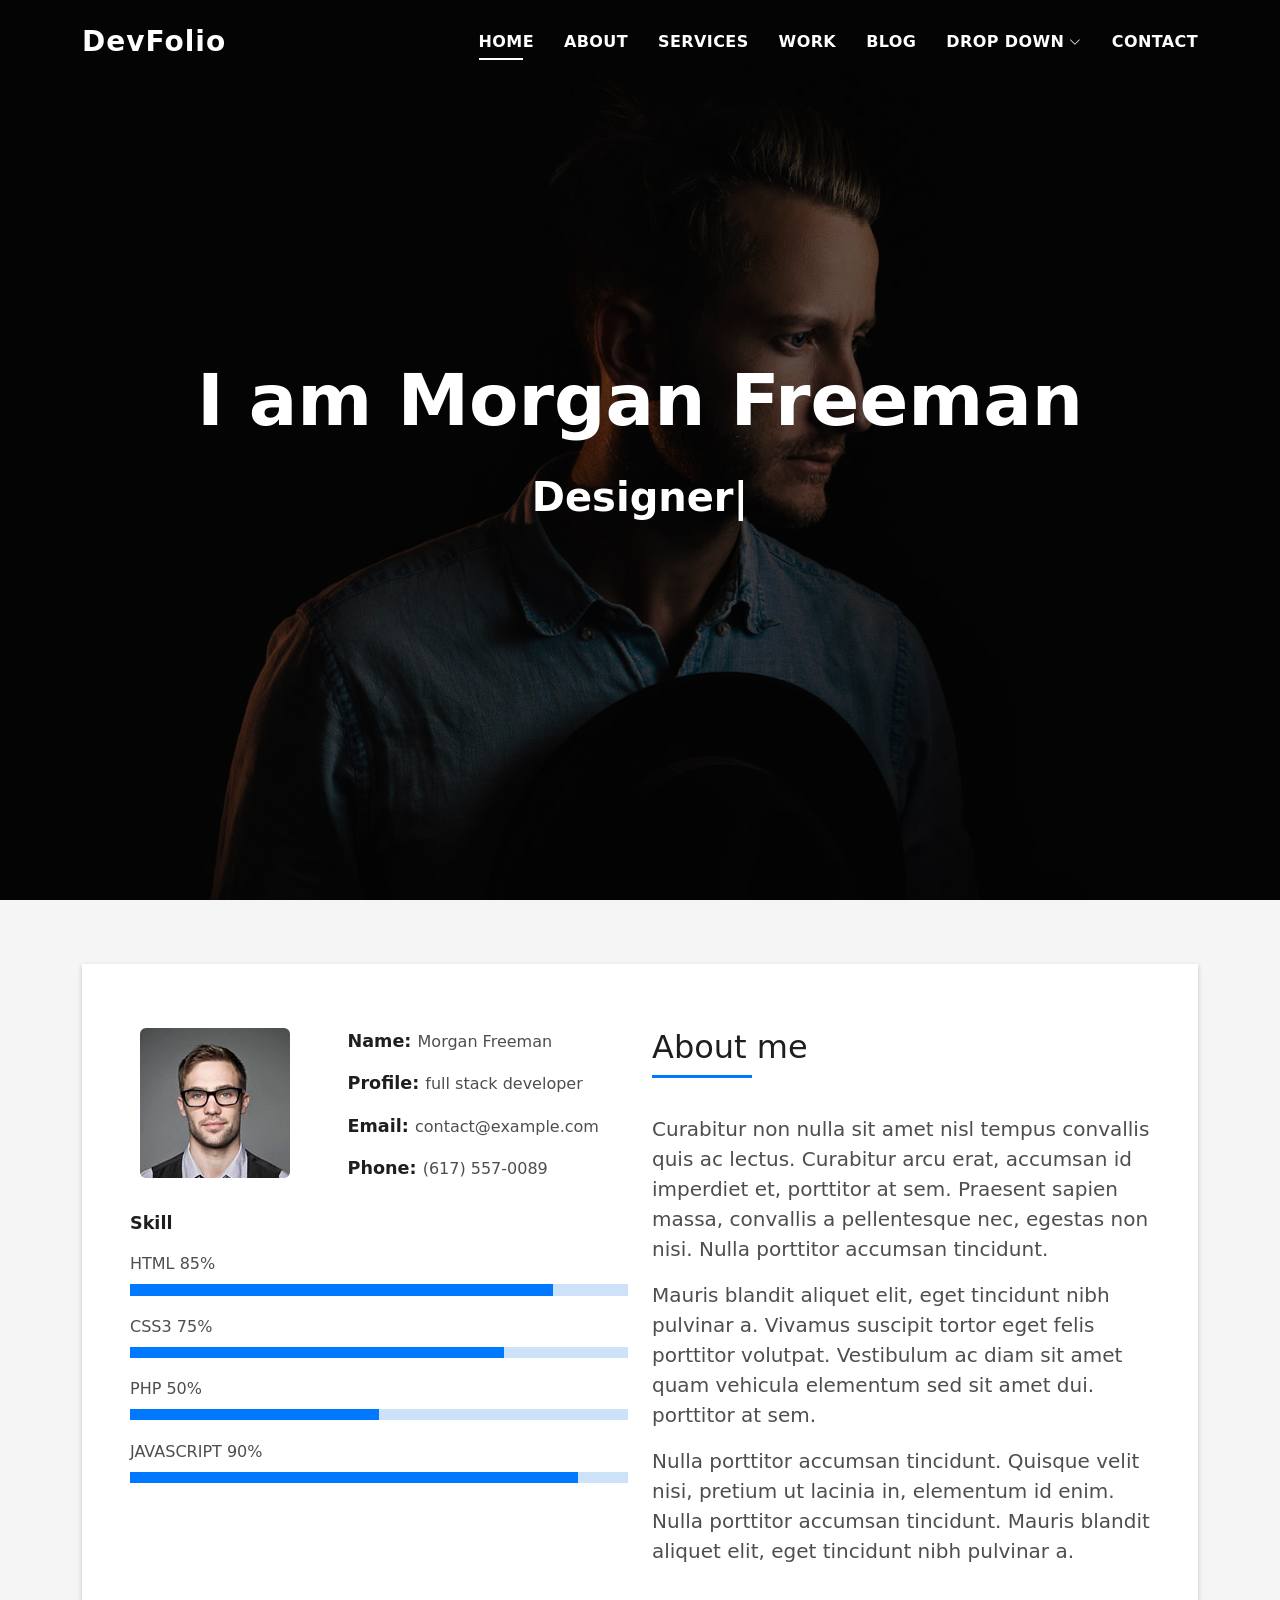
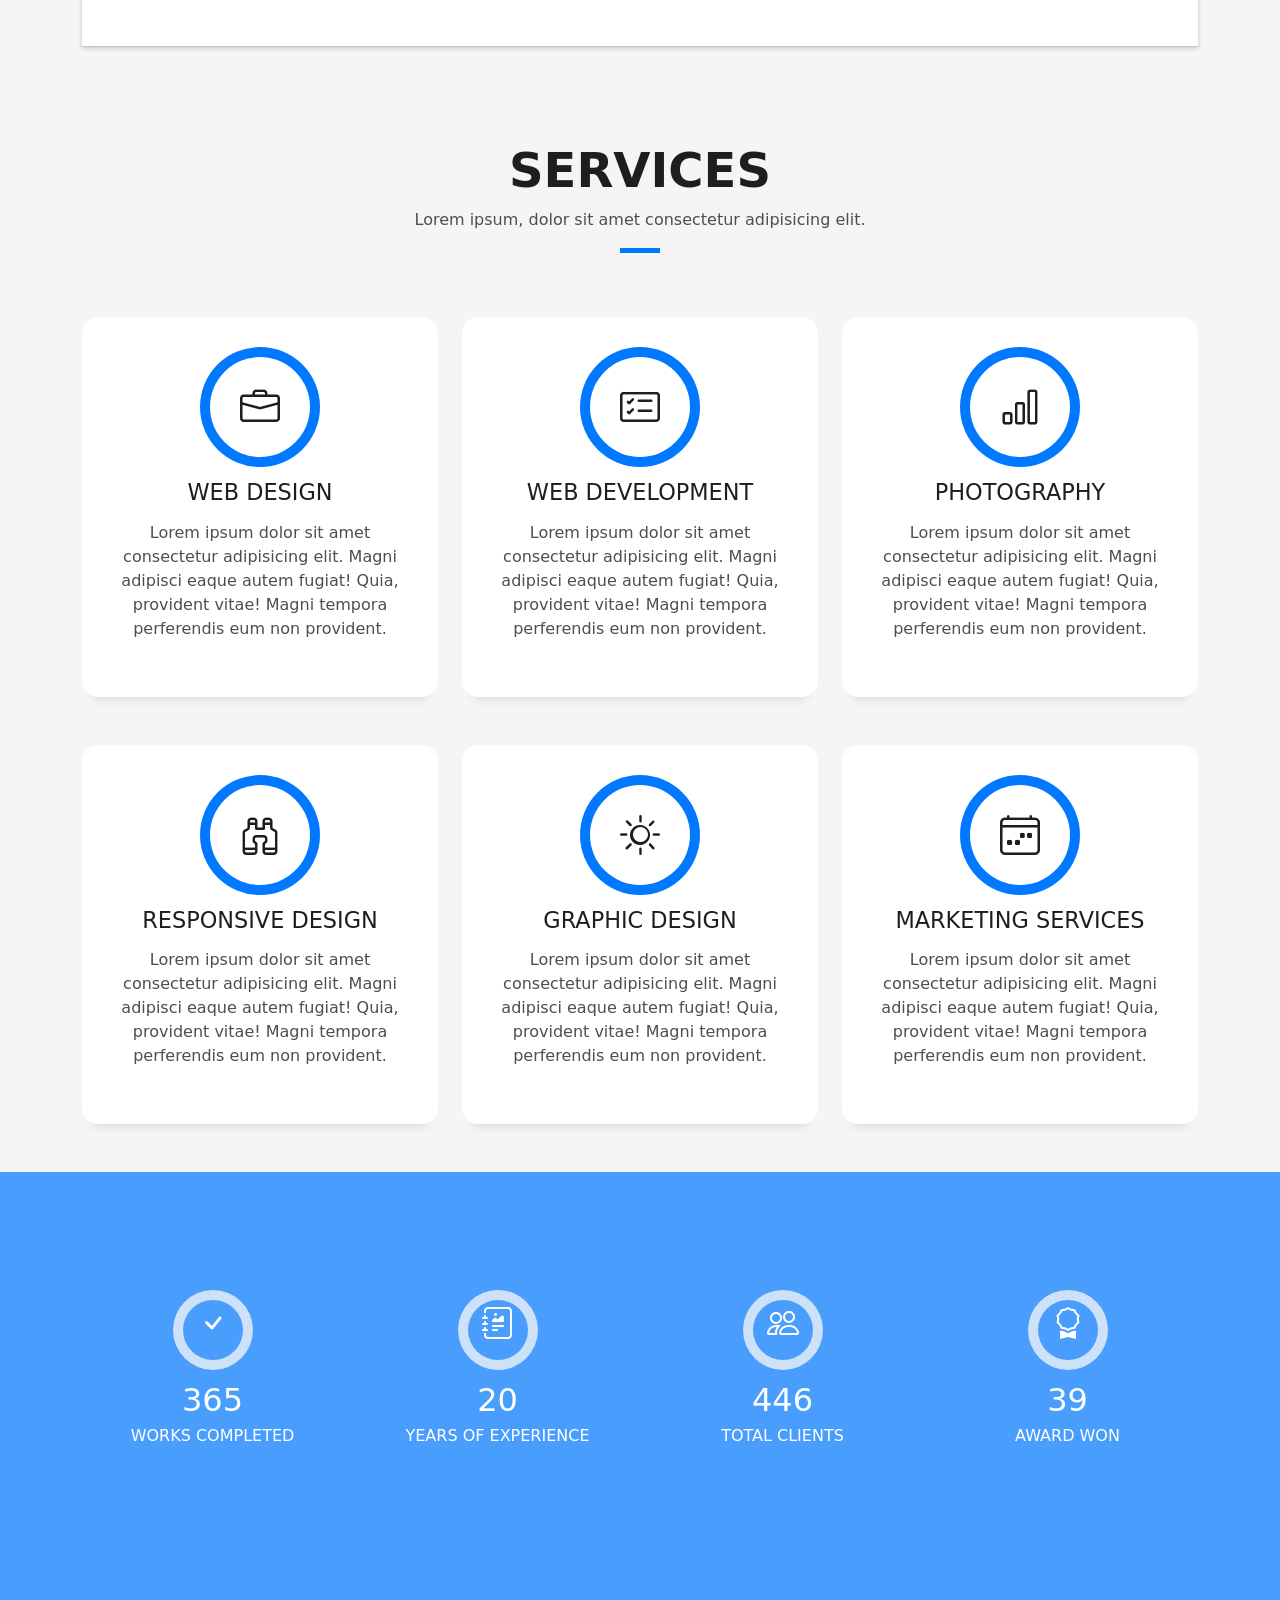
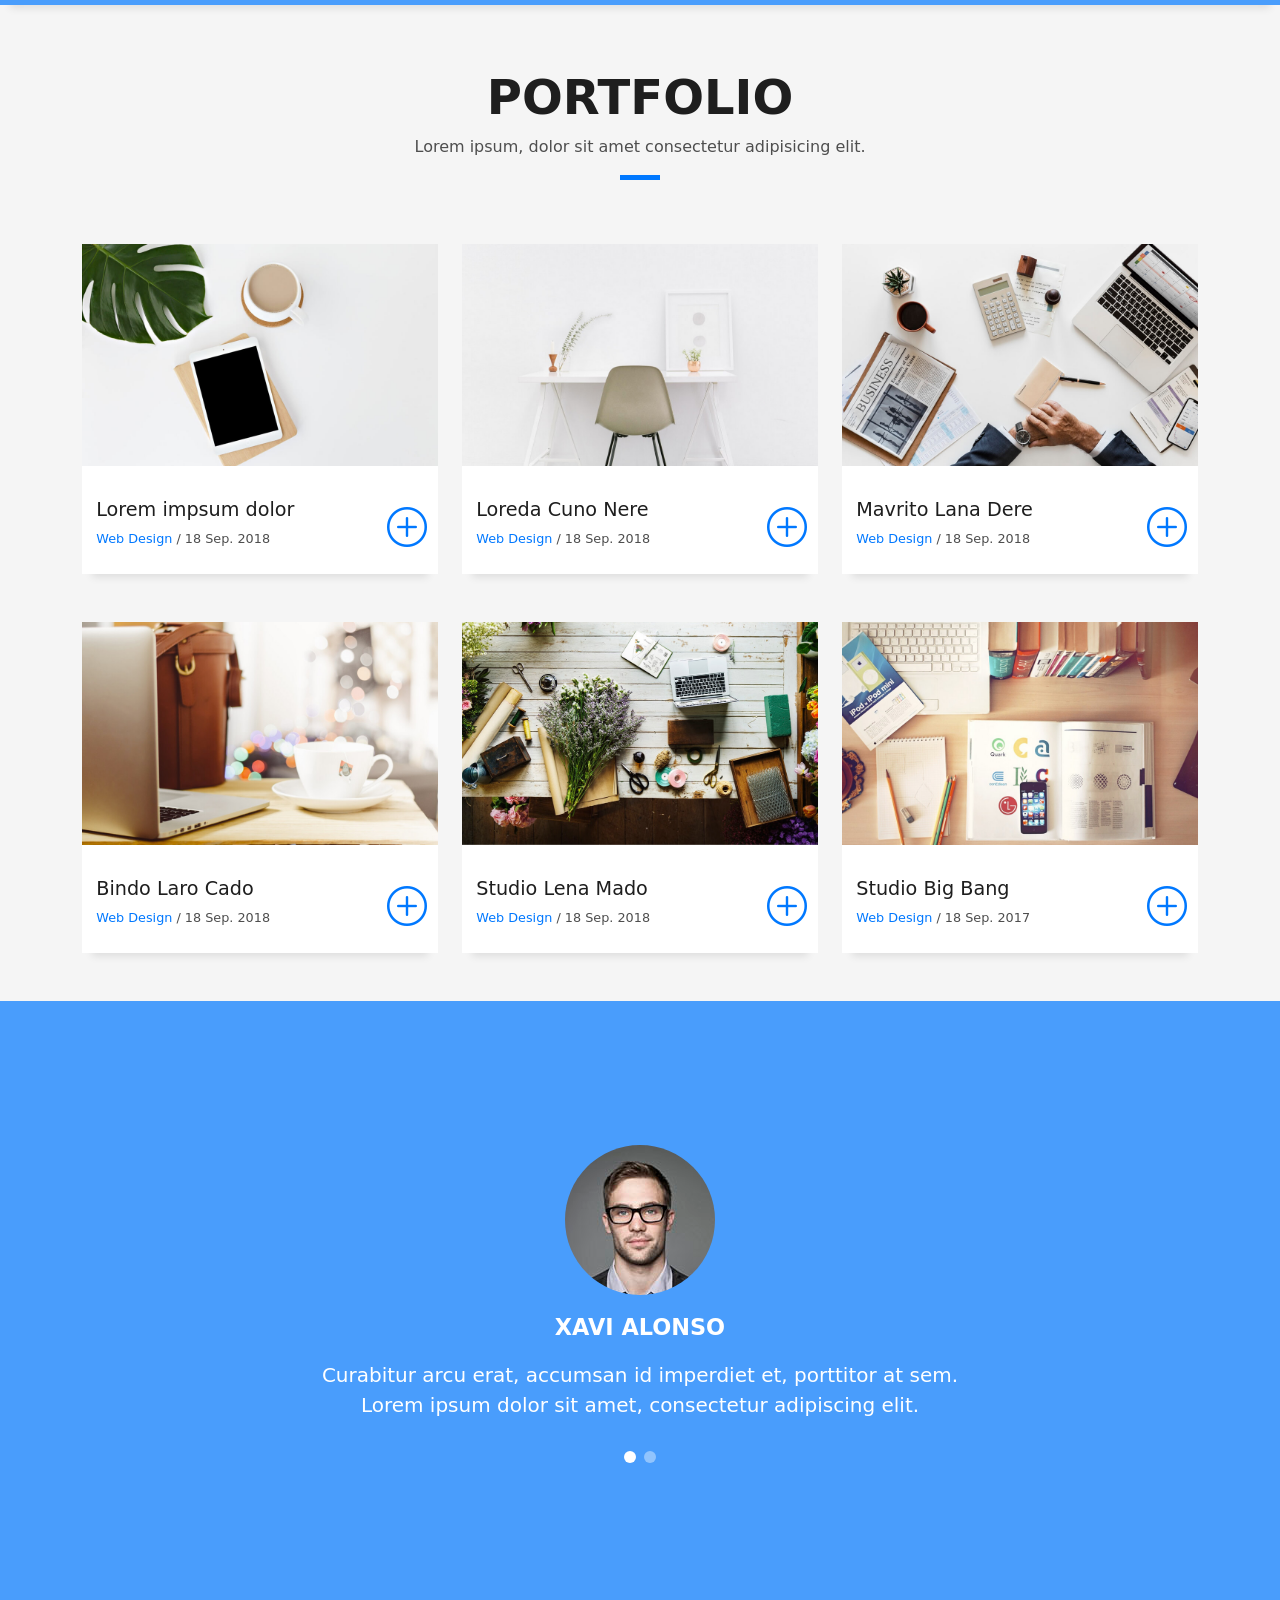
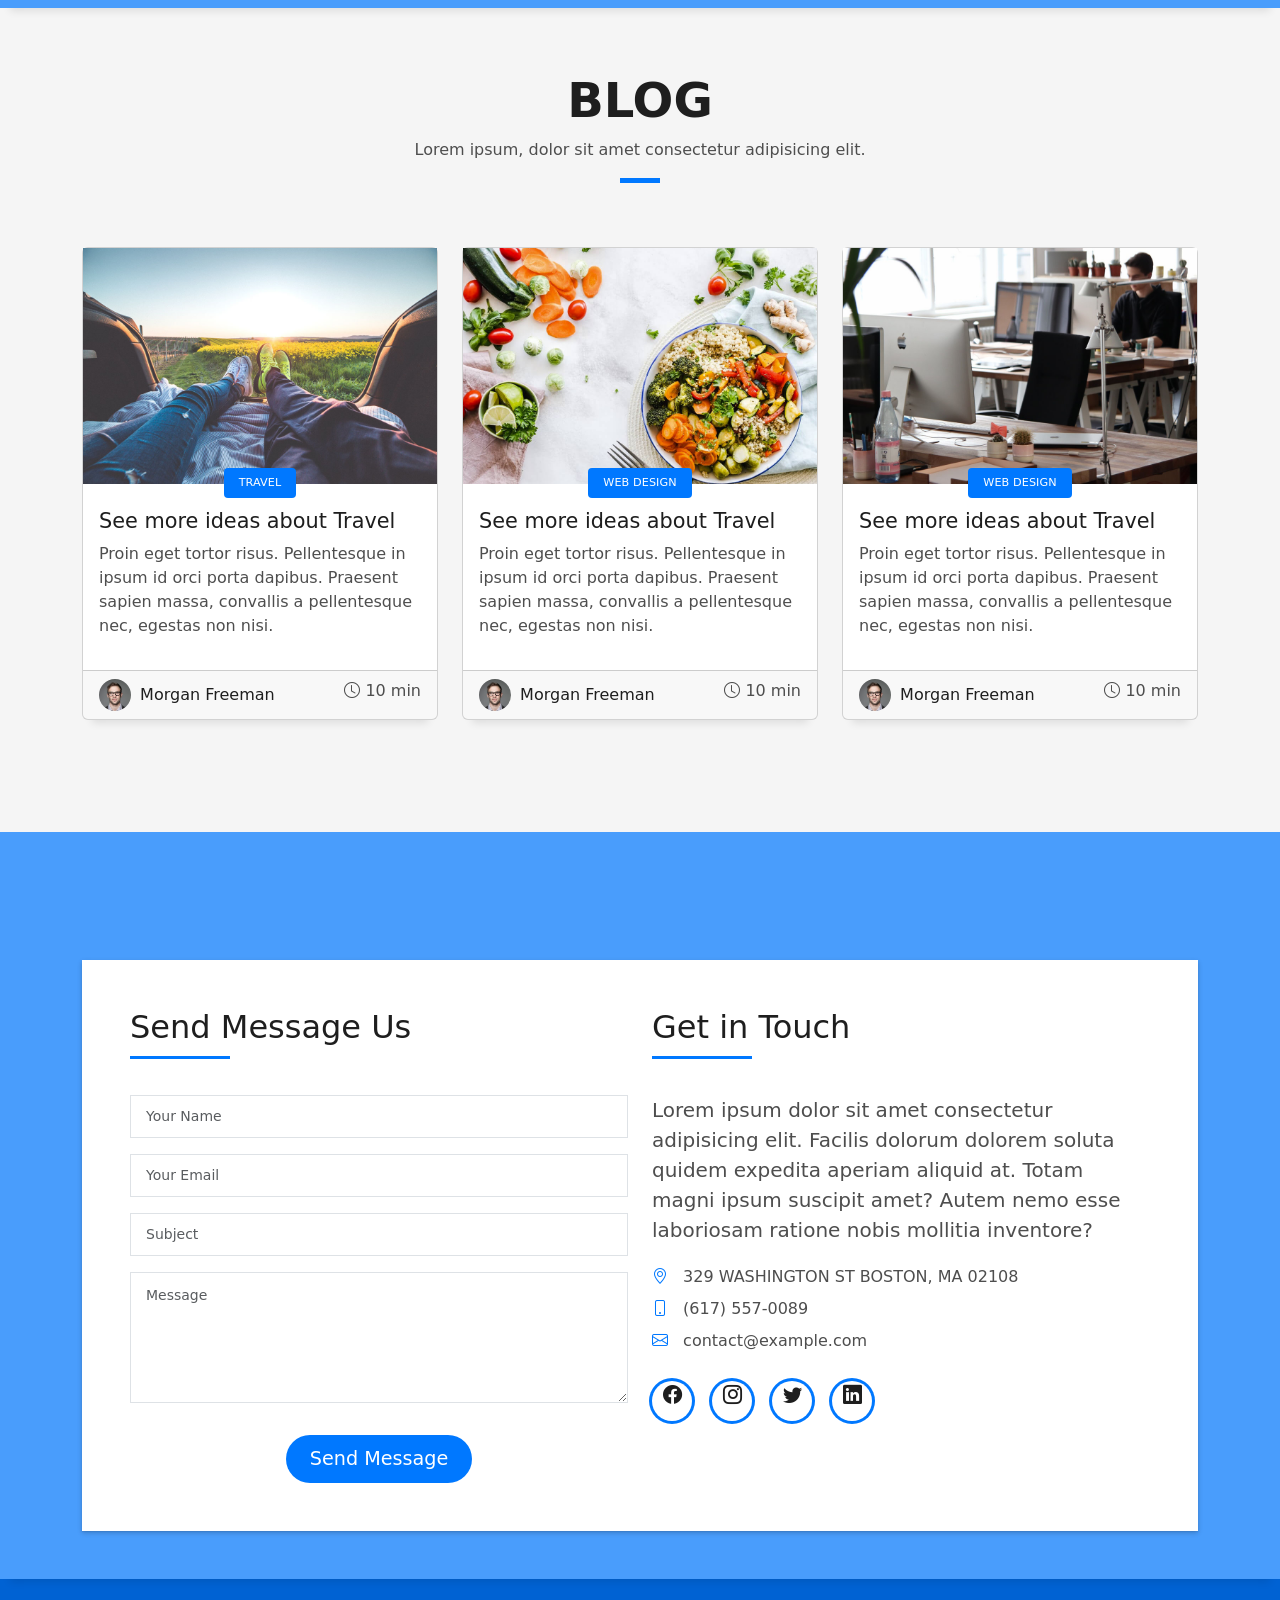
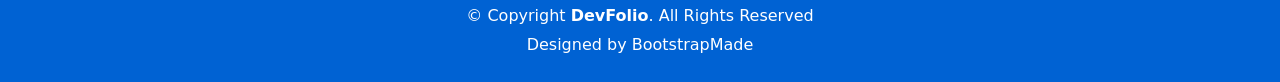
<file: templete web/DevFolio/DevFolio/index.html>
<!DOCTYPE html>
<html lang="en">

<head>
  <meta charset="utf-8">
  <meta content="width=device-width, initial-scale=1.0" name="viewport">

  <title>DevFolio Bootstrap Portfolio Template - Index</title>
  <meta content="" name="description">
  <meta content="" name="keywords">

  <!-- Favicons -->
  <link href="assets/img/favicon.png" rel="icon">
  <link href="assets/img/apple-touch-icon.png" rel="apple-touch-icon">

  <!-- Vendor CSS Files -->
  <link href="assets/vendor/bootstrap/css/bootstrap.min.css" rel="stylesheet">
  <link href="assets/vendor/bootstrap-icons/bootstrap-icons.css" rel="stylesheet">
  <link href="assets/vendor/glightbox/css/glightbox.min.css" rel="stylesheet">
  <link href="assets/vendor/swiper/swiper-bundle.min.css" rel="stylesheet">

  <!-- Template Main CSS File -->
  <link href="assets/css/style.css" rel="stylesheet">

  <!-- =======================================================
  * Template Name: DevFolio
  * Updated: Jul 27 2023 with Bootstrap v5.3.1
  * Template URL: https://bootstrapmade.com/devfolio-bootstrap-portfolio-html-template/
  * Author: BootstrapMade.com
  * License: https://bootstrapmade.com/license/
  ======================================================== -->
</head>

<body>

  <!-- ======= Header ======= -->
  <header id="header" class="fixed-top">
    <div class="container d-flex align-items-center justify-content-between">

      <h1 class="logo"><a href="index.html">DevFolio</a></h1>
      <!-- Uncomment below if you prefer to use an image logo -->
      <!-- <a href="index.html" class="logo"><img src="assets/img/logo.png" alt="" class="img-fluid"></a>-->

      <nav id="navbar" class="navbar">
        <ul>
          <li><a class="nav-link scrollto active" href="#hero">Home</a></li>
          <li><a class="nav-link scrollto" href="#about">About</a></li>
          <li><a class="nav-link scrollto" href="#services">Services</a></li>
          <li><a class="nav-link scrollto " href="#work">Work</a></li>
          <li><a class="nav-link scrollto " href="#blog">Blog</a></li>
          <li class="dropdown"><a href="#"><span>Drop Down</span> <i class="bi bi-chevron-down"></i></a>
            <ul>
              <li><a href="#">Drop Down 1</a></li>
              <li class="dropdown"><a href="#"><span>Deep Drop Down</span> <i class="bi bi-chevron-right"></i></a>
                <ul>
                  <li><a href="#">Deep Drop Down 1</a></li>
                  <li><a href="#">Deep Drop Down 2</a></li>
                  <li><a href="#">Deep Drop Down 3</a></li>
                  <li><a href="#">Deep Drop Down 4</a></li>
                  <li><a href="#">Deep Drop Down 5</a></li>
                </ul>
              </li>
              <li><a href="#">Drop Down 2</a></li>
              <li><a href="#">Drop Down 3</a></li>
              <li><a href="#">Drop Down 4</a></li>
            </ul>
          </li>
          <li><a class="nav-link scrollto" href="#contact">Contact</a></li>
        </ul>
        <i class="bi bi-list mobile-nav-toggle"></i>
      </nav><!-- .navbar -->

    </div>
  </header><!-- End Header -->

  <!-- ======= Hero Section ======= -->
  <div id="hero" class="hero route bg-image" style="background-image: url(assets/img/hero-bg.jpg)">
    <div class="overlay-itro"></div>
    <div class="hero-content display-table">
      <div class="table-cell">
        <div class="container">
          <!--<p class="display-6 color-d">Hello, world!</p>-->
          <h1 class="hero-title mb-4">I am Morgan Freeman</h1>
          <p class="hero-subtitle"><span class="typed" data-typed-items="Designer, Developer, Freelancer, Photographer"></span></p>
          <!-- <p class="pt-3"><a class="btn btn-primary btn js-scroll px-4" href="#about" role="button">Learn More</a></p> -->
        </div>
      </div>
    </div>
  </div><!-- End Hero Section -->

  <main id="main">

    <!-- ======= About Section ======= -->
    <section id="about" class="about-mf sect-pt4 route">
      <div class="container">
        <div class="row">
          <div class="col-sm-12">
            <div class="box-shadow-full">
              <div class="row">
                <div class="col-md-6">
                  <div class="row">
                    <div class="col-sm-6 col-md-5">
                      <div class="about-img">
                        <img src="assets/img/testimonial-2.jpg" class="img-fluid rounded b-shadow-a" alt="">
                      </div>
                    </div>
                    <div class="col-sm-6 col-md-7">
                      <div class="about-info">
                        <p><span class="title-s">Name: </span> <span>Morgan Freeman</span></p>
                        <p><span class="title-s">Profile: </span> <span>full stack developer</span></p>
                        <p><span class="title-s">Email: </span> <span>contact@example.com</span></p>
                        <p><span class="title-s">Phone: </span> <span>(617) 557-0089</span></p>
                      </div>
                    </div>
                  </div>
                  <div class="skill-mf">
                    <p class="title-s">Skill</p>
                    <span>HTML</span> <span class="pull-right">85%</span>
                    <div class="progress">
                      <div class="progress-bar" role="progressbar" style="width: 85%;" aria-valuenow="85" aria-valuemin="0" aria-valuemax="100"></div>
                    </div>
                    <span>CSS3</span> <span class="pull-right">75%</span>
                    <div class="progress">
                      <div class="progress-bar" role="progressbar" style="width: 75%" aria-valuenow="75" aria-valuemin="0" aria-valuemax="100"></div>
                    </div>
                    <span>PHP</span> <span class="pull-right">50%</span>
                    <div class="progress">
                      <div class="progress-bar" role="progressbar" style="width: 50%" aria-valuenow="50" aria-valuemin="0" aria-valuemax="100"></div>
                    </div>
                    <span>JAVASCRIPT</span> <span class="pull-right">90%</span>
                    <div class="progress">
                      <div class="progress-bar" role="progressbar" style="width: 90%" aria-valuenow="90" aria-valuemin="0" aria-valuemax="100"></div>
                    </div>
                  </div>
                </div>
                <div class="col-md-6">
                  <div class="about-me pt-4 pt-md-0">
                    <div class="title-box-2">
                      <h5 class="title-left">
                        About me
                      </h5>
                    </div>
                    <p class="lead">
                      Curabitur non nulla sit amet nisl tempus convallis quis ac lectus. Curabitur arcu erat, accumsan id
                      imperdiet et, porttitor
                      at sem. Praesent sapien massa, convallis a pellentesque nec, egestas non nisi. Nulla
                      porttitor accumsan tincidunt.
                    </p>
                    <p class="lead">
                      Mauris blandit aliquet elit, eget tincidunt nibh pulvinar a. Vivamus suscipit tortor eget felis
                      porttitor volutpat. Vestibulum
                      ac diam sit amet quam vehicula elementum sed sit amet dui. porttitor at sem.
                    </p>
                    <p class="lead">
                      Nulla porttitor accumsan tincidunt. Quisque velit nisi, pretium ut lacinia in, elementum id enim.
                      Nulla porttitor accumsan
                      tincidunt. Mauris blandit aliquet elit, eget tincidunt nibh pulvinar a.
                    </p>
                  </div>
                </div>
              </div>
            </div>
          </div>
        </div>
      </div>
    </section><!-- End About Section -->

    <!-- ======= Services Section ======= -->
    <section id="services" class="services-mf pt-5 route">
      <div class="container">
        <div class="row">
          <div class="col-sm-12">
            <div class="title-box text-center">
              <h3 class="title-a">
                Services
              </h3>
              <p class="subtitle-a">
                Lorem ipsum, dolor sit amet consectetur adipisicing elit.
              </p>
              <div class="line-mf"></div>
            </div>
          </div>
        </div>
        <div class="row">
          <div class="col-md-4">
            <div class="service-box">
              <div class="service-ico">
                <span class="ico-circle"><i class="bi bi-briefcase"></i></span>
              </div>
              <div class="service-content">
                <h2 class="s-title">Web Design</h2>
                <p class="s-description text-center">
                  Lorem ipsum dolor sit amet consectetur adipisicing elit. Magni adipisci eaque autem fugiat! Quia,
                  provident vitae! Magni
                  tempora perferendis eum non provident.
                </p>
              </div>
            </div>
          </div>
          <div class="col-md-4">
            <div class="service-box">
              <div class="service-ico">
                <span class="ico-circle"><i class="bi bi-card-checklist"></i></span>
              </div>
              <div class="service-content">
                <h2 class="s-title">Web Development</h2>
                <p class="s-description text-center">
                  Lorem ipsum dolor sit amet consectetur adipisicing elit. Magni adipisci eaque autem fugiat! Quia,
                  provident vitae! Magni
                  tempora perferendis eum non provident.
                </p>
              </div>
            </div>
          </div>
          <div class="col-md-4">
            <div class="service-box">
              <div class="service-ico">
                <span class="ico-circle"><i class="bi bi-bar-chart"></i></span>
              </div>
              <div class="service-content">
                <h2 class="s-title">Photography</h2>
                <p class="s-description text-center">
                  Lorem ipsum dolor sit amet consectetur adipisicing elit. Magni adipisci eaque autem fugiat! Quia,
                  provident vitae! Magni
                  tempora perferendis eum non provident.
                </p>
              </div>
            </div>
          </div>
          <div class="col-md-4">
            <div class="service-box">
              <div class="service-ico">
                <span class="ico-circle"><i class="bi bi-binoculars"></i></span>
              </div>
              <div class="service-content">
                <h2 class="s-title">Responsive Design</h2>
                <p class="s-description text-center">
                  Lorem ipsum dolor sit amet consectetur adipisicing elit. Magni adipisci eaque autem fugiat! Quia,
                  provident vitae! Magni
                  tempora perferendis eum non provident.
                </p>
              </div>
            </div>
          </div>
          <div class="col-md-4">
            <div class="service-box">
              <div class="service-ico">
                <span class="ico-circle"><i class="bi bi-brightness-high"></i></span>
              </div>
              <div class="service-content">
                <h2 class="s-title">Graphic Design</h2>
                <p class="s-description text-center">
                  Lorem ipsum dolor sit amet consectetur adipisicing elit. Magni adipisci eaque autem fugiat! Quia,
                  provident vitae! Magni
                  tempora perferendis eum non provident.
                </p>
              </div>
            </div>
          </div>
          <div class="col-md-4">
            <div class="service-box">
              <div class="service-ico">
                <span class="ico-circle"><i class="bi bi-calendar4-week"></i></span>
              </div>
              <div class="service-content">
                <h2 class="s-title">Marketing Services</h2>
                <p class="s-description text-center">
                  Lorem ipsum dolor sit amet consectetur adipisicing elit. Magni adipisci eaque autem fugiat! Quia,
                  provident vitae! Magni
                  tempora perferendis eum non provident.
                </p>
              </div>
            </div>
          </div>
        </div>
      </div>
    </section><!-- End Services Section -->

    <!-- ======= Counter Section ======= -->
    <div class="section-counter paralax-mf bg-image" style="background-image: url(assets/img/counters-bg.jpg)">
      <div class="overlay-mf"></div>
      <div class="container position-relative">
        <div class="row">
          <div class="col-sm-3 col-lg-3">
            <div class="counter-box counter-box pt-4 pt-md-0">
              <div class="counter-ico">
                <span class="ico-circle"><i class="bi bi-check"></i></span>
              </div>
              <div class="counter-num">
                <p data-purecounter-start="0" data-purecounter-end="450" data-purecounter-duration="1" class="counter purecounter"></p>
                <span class="counter-text">WORKS COMPLETED</span>
              </div>
            </div>
          </div>
          <div class="col-sm-3 col-lg-3">
            <div class="counter-box pt-4 pt-md-0">
              <div class="counter-ico">
                <span class="ico-circle"><i class="bi bi-journal-richtext"></i></span>
              </div>
              <div class="counter-num">
                <p data-purecounter-start="0" data-purecounter-end="25" data-purecounter-duration="1" class="counter purecounter"></p>
                <span class="counter-text">YEARS OF EXPERIENCE</span>
              </div>
            </div>
          </div>
          <div class="col-sm-3 col-lg-3">
            <div class="counter-box pt-4 pt-md-0">
              <div class="counter-ico">
                <span class="ico-circle"><i class="bi bi-people"></i></span>
              </div>
              <div class="counter-num">
                <p data-purecounter-start="0" data-purecounter-end="550" data-purecounter-duration="1" class="counter purecounter"></p>
                <span class="counter-text">TOTAL CLIENTS</span>
              </div>
            </div>
          </div>
          <div class="col-sm-3 col-lg-3">
            <div class="counter-box pt-4 pt-md-0">
              <div class="counter-ico">
                <span class="ico-circle"><i class="bi bi-award"></i></span>
              </div>
              <div class="counter-num">
                <p data-purecounter-start="0" data-purecounter-end="48" data-purecounter-duration="1" class="counter purecounter"></p>
                <span class="counter-text">AWARD WON</span>
              </div>
            </div>
          </div>
        </div>
      </div>
    </div><!-- End Counter Section -->

    <!-- ======= Portfolio Section ======= -->
    <section id="work" class="portfolio-mf sect-pt4 route">
      <div class="container">
        <div class="row">
          <div class="col-sm-12">
            <div class="title-box text-center">
              <h3 class="title-a">
                Portfolio
              </h3>
              <p class="subtitle-a">
                Lorem ipsum, dolor sit amet consectetur adipisicing elit.
              </p>
              <div class="line-mf"></div>
            </div>
          </div>
        </div>
        <div class="row">
          <div class="col-md-4">
            <div class="work-box">
              <a href="assets/img/work-1.jpg" data-gallery="portfolioGallery" class="portfolio-lightbox">
                <div class="work-img">
                  <img src="assets/img/work-1.jpg" alt="" class="img-fluid">
                </div>
              </a>
              <div class="work-content">
                <div class="row">
                  <div class="col-sm-8">
                    <h2 class="w-title">Lorem impsum dolor</h2>
                    <div class="w-more">
                      <span class="w-ctegory">Web Design</span> / <span class="w-date">18 Sep. 2018</span>
                    </div>
                  </div>
                  <div class="col-sm-4">
                    <div class="w-like">
                      <a href="portfolio-details.html"> <span class="bi bi-plus-circle"></span></a>
                    </div>
                  </div>
                </div>
              </div>
            </div>
          </div>
          <div class="col-md-4">
            <div class="work-box">
              <a href="assets/img/work-2.jpg" data-gallery="portfolioGallery" class="portfolio-lightbox">
                <div class="work-img">
                  <img src="assets/img/work-2.jpg" alt="" class="img-fluid">
                </div>
              </a>
              <div class="work-content">
                <div class="row">
                  <div class="col-sm-8">
                    <h2 class="w-title">Loreda Cuno Nere</h2>
                    <div class="w-more">
                      <span class="w-ctegory">Web Design</span> / <span class="w-date">18 Sep. 2018</span>
                    </div>
                  </div>
                  <div class="col-sm-4">
                    <div class="w-like">
                      <a href="portfolio-details.html"> <span class="bi bi-plus-circle"></span></a>
                    </div>
                  </div>
                </div>
              </div>
            </div>
          </div>
          <div class="col-md-4">
            <div class="work-box">
              <a href="assets/img/work-3.jpg" data-gallery="portfolioGallery" class="portfolio-lightbox">
                <div class="work-img">
                  <img src="assets/img/work-3.jpg" alt="" class="img-fluid">
                </div>
              </a>
              <div class="work-content">
                <div class="row">
                  <div class="col-sm-8">
                    <h2 class="w-title">Mavrito Lana Dere</h2>
                    <div class="w-more">
                      <span class="w-ctegory">Web Design</span> / <span class="w-date">18 Sep. 2018</span>
                    </div>
                  </div>
                  <div class="col-sm-4">
                    <div class="w-like">
                      <a href="portfolio-details.html"> <span class="bi bi-plus-circle"></span></a>
                    </div>
                  </div>
                </div>
              </div>
            </div>
          </div>
          <div class="col-md-4">
            <div class="work-box">
              <a href="assets/img/work-4.jpg" data-gallery="portfolioGallery" class="portfolio-lightbox">
                <div class="work-img">
                  <img src="assets/img/work-4.jpg" alt="" class="img-fluid">
                </div>
              </a>
              <div class="work-content">
                <div class="row">
                  <div class="col-sm-8">
                    <h2 class="w-title">Bindo Laro Cado</h2>
                    <div class="w-more">
                      <span class="w-ctegory">Web Design</span> / <span class="w-date">18 Sep. 2018</span>
                    </div>
                  </div>
                  <div class="col-sm-4">
                    <div class="w-like">
                      <a href="portfolio-details.html"> <span class="bi bi-plus-circle"></span></a>
                    </div>
                  </div>
                </div>
              </div>
            </div>
          </div>
          <div class="col-md-4">
            <div class="work-box">
              <a href="assets/img/work-5.jpg" data-gallery="portfolioGallery" class="portfolio-lightbox">
                <div class="work-img">
                  <img src="assets/img/work-5.jpg" alt="" class="img-fluid">
                </div>
              </a>
              <div class="work-content">
                <div class="row">
                  <div class="col-sm-8">
                    <h2 class="w-title">Studio Lena Mado</h2>
                    <div class="w-more">
                      <span class="w-ctegory">Web Design</span> / <span class="w-date">18 Sep. 2018</span>
                    </div>
                  </div>
                  <div class="col-sm-4">
                    <div class="w-like">
                      <a href="portfolio-details.html"> <span class="bi bi-plus-circle"></span></a>
                    </div>
                  </div>
                </div>
              </div>
            </div>
          </div>
          <div class="col-md-4">
            <div class="work-box">
              <a href="assets/img/work-6.jpg" data-gallery="portfolioGallery" class="portfolio-lightbox">
                <div class="work-img">
                  <img src="assets/img/work-6.jpg" alt="" class="img-fluid">
                </div>
              </a>
              <div class="work-content">
                <div class="row">
                  <div class="col-sm-8">
                    <h2 class="w-title">Studio Big Bang</h2>
                    <div class="w-more">
                      <span class="w-ctegory">Web Design</span> / <span class="w-date">18 Sep. 2017</span>
                    </div>
                  </div>
                  <div class="col-sm-4">
                    <div class="w-like">
                      <a href="portfolio-details.html"> <span class="bi bi-plus-circle"></span></a>
                    </div>
                  </div>
                </div>
              </div>
            </div>
          </div>

        </div>
      </div>
    </section><!-- End Portfolio Section -->

    <!-- ======= Testimonials Section ======= -->
    <div class="testimonials paralax-mf bg-image" style="background-image: url(assets/img/overlay-bg.jpg)">
      <div class="overlay-mf"></div>
      <div class="container">
        <div class="row">
          <div class="col-md-12">

            <div class="testimonials-slider swiper" data-aos="fade-up" data-aos-delay="100">
              <div class="swiper-wrapper">

                <div class="swiper-slide">
                  <div class="testimonial-box">
                    <div class="author-test">
                      <img src="assets/img/testimonial-2.jpg" alt="" class="rounded-circle b-shadow-a">
                      <span class="author">Xavi Alonso</span>
                    </div>
                    <div class="content-test">
                      <p class="description lead">
                        Curabitur arcu erat, accumsan id imperdiet et, porttitor at sem. Lorem ipsum dolor sit amet,
                        consectetur adipiscing elit.
                      </p>
                    </div>
                  </div>
                </div><!-- End testimonial item -->

                <div class="swiper-slide">
                  <div class="testimonial-box">
                    <div class="author-test">
                      <img src="assets/img/testimonial-4.jpg" alt="" class="rounded-circle b-shadow-a">
                      <span class="author">Marta Socrate</span>
                    </div>
                    <div class="content-test">
                      <p class="description lead">
                        Curabitur arcu erat, accumsan id imperdiet et, porttitor at sem. Lorem ipsum dolor sit amet,
                        consectetur adipiscing elit.
                      </p>
                    </div>
                  </div>
                </div><!-- End testimonial item -->
              </div>
              <div class="swiper-pagination"></div>
            </div>

            <!-- <div id="testimonial-mf" class="owl-carousel owl-theme">
          
        </div> -->
          </div>
        </div>
      </div>
    </div><!-- End Testimonials Section -->

    <!-- ======= Blog Section ======= -->
    <section id="blog" class="blog-mf sect-pt4 route">
      <div class="container">
        <div class="row">
          <div class="col-sm-12">
            <div class="title-box text-center">
              <h3 class="title-a">
                Blog
              </h3>
              <p class="subtitle-a">
                Lorem ipsum, dolor sit amet consectetur adipisicing elit.
              </p>
              <div class="line-mf"></div>
            </div>
          </div>
        </div>
        <div class="row">
          <div class="col-md-4">
            <div class="card card-blog">
              <div class="card-img">
                <a href="blog-single.html"><img src="assets/img/post-1.jpg" alt="" class="img-fluid"></a>
              </div>
              <div class="card-body">
                <div class="card-category-box">
                  <div class="card-category">
                    <h6 class="category">Travel</h6>
                  </div>
                </div>
                <h3 class="card-title"><a href="blog-single.html">See more ideas about Travel</a></h3>
                <p class="card-description">
                  Proin eget tortor risus. Pellentesque in ipsum id orci porta dapibus. Praesent sapien massa, convallis
                  a pellentesque nec,
                  egestas non nisi.
                </p>
              </div>
              <div class="card-footer">
                <div class="post-author">
                  <a href="#">
                    <img src="assets/img/testimonial-2.jpg" alt="" class="avatar rounded-circle">
                    <span class="author">Morgan Freeman</span>
                  </a>
                </div>
                <div class="post-date">
                  <span class="bi bi-clock"></span> 10 min
                </div>
              </div>
            </div>
          </div>
          <div class="col-md-4">
            <div class="card card-blog">
              <div class="card-img">
                <a href="blog-single.html"><img src="assets/img/post-2.jpg" alt="" class="img-fluid"></a>
              </div>
              <div class="card-body">
                <div class="card-category-box">
                  <div class="card-category">
                    <h6 class="category">Web Design</h6>
                  </div>
                </div>
                <h3 class="card-title"><a href="blog-single.html">See more ideas about Travel</a></h3>
                <p class="card-description">
                  Proin eget tortor risus. Pellentesque in ipsum id orci porta dapibus. Praesent sapien massa, convallis
                  a pellentesque nec,
                  egestas non nisi.
                </p>
              </div>
              <div class="card-footer">
                <div class="post-author">
                  <a href="#">
                    <img src="assets/img/testimonial-2.jpg" alt="" class="avatar rounded-circle">
                    <span class="author">Morgan Freeman</span>
                  </a>
                </div>
                <div class="post-date">
                  <span class="bi bi-clock"></span> 10 min
                </div>
              </div>
            </div>
          </div>
          <div class="col-md-4">
            <div class="card card-blog">
              <div class="card-img">
                <a href="blog-single.html"><img src="assets/img/post-3.jpg" alt="" class="img-fluid"></a>
              </div>
              <div class="card-body">
                <div class="card-category-box">
                  <div class="card-category">
                    <h6 class="category">Web Design</h6>
                  </div>
                </div>
                <h3 class="card-title"><a href="blog-single.html">See more ideas about Travel</a></h3>
                <p class="card-description">
                  Proin eget tortor risus. Pellentesque in ipsum id orci porta dapibus. Praesent sapien massa, convallis
                  a pellentesque nec,
                  egestas non nisi.
                </p>
              </div>
              <div class="card-footer">
                <div class="post-author">
                  <a href="#">
                    <img src="assets/img/testimonial-2.jpg" alt="" class="avatar rounded-circle">
                    <span class="author">Morgan Freeman</span>
                  </a>
                </div>
                <div class="post-date">
                  <span class="bi bi-clock"></span> 10 min
                </div>
              </div>
            </div>
          </div>
        </div>
      </div>
    </section><!-- End Blog Section -->

    <!-- ======= Contact Section ======= -->
    <section id="contact" class="paralax-mf footer-paralax bg-image sect-mt4 route" style="background-image: url(assets/img/overlay-bg.jpg)">
      <div class="overlay-mf"></div>
      <div class="container">
        <div class="row">
          <div class="col-sm-12">
            <div class="contact-mf">
              <div id="contact" class="box-shadow-full">
                <div class="row">
                  <div class="col-md-6">
                    <div class="title-box-2">
                      <h5 class="title-left">
                        Send Message Us
                      </h5>
                    </div>
                    <div>
                      <form action="forms/contact.php" method="post" role="form" class="php-email-form">
                        <div class="row">
                          <div class="col-md-12 mb-3">
                            <div class="form-group">
                              <input type="text" name="name" class="form-control" id="name" placeholder="Your Name" required>
                            </div>
                          </div>
                          <div class="col-md-12 mb-3">
                            <div class="form-group">
                              <input type="email" class="form-control" name="email" id="email" placeholder="Your Email" required>
                            </div>
                          </div>
                          <div class="col-md-12 mb-3">
                            <div class="form-group">
                              <input type="text" class="form-control" name="subject" id="subject" placeholder="Subject" required>
                            </div>
                          </div>
                          <div class="col-md-12">
                            <div class="form-group">
                              <textarea class="form-control" name="message" rows="5" placeholder="Message" required></textarea>
                            </div>
                          </div>
                          <div class="col-md-12 text-center my-3">
                            <div class="loading">Loading</div>
                            <div class="error-message"></div>
                            <div class="sent-message">Your message has been sent. Thank you!</div>
                          </div>
                          <div class="col-md-12 text-center">
                            <button type="submit" class="button button-a button-big button-rouded">Send Message</button>
                          </div>
                        </div>
                      </form>
                    </div>
                  </div>
                  <div class="col-md-6">
                    <div class="title-box-2 pt-4 pt-md-0">
                      <h5 class="title-left">
                        Get in Touch
                      </h5>
                    </div>
                    <div class="more-info">
                      <p class="lead">
                        Lorem ipsum dolor sit amet consectetur adipisicing elit. Facilis dolorum dolorem soluta quidem
                        expedita aperiam aliquid at.
                        Totam magni ipsum suscipit amet? Autem nemo esse laboriosam ratione nobis
                        mollitia inventore?
                      </p>
                      <ul class="list-ico">
                        <li><span class="bi bi-geo-alt"></span> 329 WASHINGTON ST BOSTON, MA 02108</li>
                        <li><span class="bi bi-phone"></span> (617) 557-0089</li>
                        <li><span class="bi bi-envelope"></span> contact@example.com</li>
                      </ul>
                    </div>
                    <div class="socials">
                      <ul>
                        <li><a href=""><span class="ico-circle"><i class="bi bi-facebook"></i></span></a></li>
                        <li><a href=""><span class="ico-circle"><i class="bi bi-instagram"></i></span></a></li>
                        <li><a href=""><span class="ico-circle"><i class="bi bi-twitter"></i></span></a></li>
                        <li><a href=""><span class="ico-circle"><i class="bi bi-linkedin"></i></span></a></li>
                      </ul>
                    </div>
                  </div>
                </div>
              </div>
            </div>
          </div>
        </div>
      </div>
    </section><!-- End Contact Section -->

  </main><!-- End #main -->

  <!-- ======= Footer ======= -->
  <footer>
    <div class="container">
      <div class="row">
        <div class="col-sm-12">
          <div class="copyright-box">
            <p class="copyright">&copy; Copyright <strong>DevFolio</strong>. All Rights Reserved</p>
            <div class="credits">
              <!--
              All the links in the footer should remain intact.
              You can delete the links only if you purchased the pro version.
              Licensing information: https://bootstrapmade.com/license/
              Purchase the pro version with working PHP/AJAX contact form: https://bootstrapmade.com/buy/?theme=DevFolio
            -->
              Designed by <a href="https://bootstrapmade.com/">BootstrapMade</a>
            </div>
          </div>
        </div>
      </div>
    </div>
  </footer><!-- End  Footer -->

  <div id="preloader"></div>
  <a href="#" class="back-to-top d-flex align-items-center justify-content-center"><i class="bi bi-arrow-up-short"></i></a>

  <!-- Vendor JS Files -->
  <script src="assets/vendor/purecounter/purecounter_vanilla.js"></script>
  <script src="assets/vendor/bootstrap/js/bootstrap.bundle.min.js"></script>
  <script src="assets/vendor/glightbox/js/glightbox.min.js"></script>
  <script src="assets/vendor/swiper/swiper-bundle.min.js"></script>
  <script src="assets/vendor/typed.js/typed.umd.js"></script>
  <script src="assets/vendor/php-email-form/validate.js"></script>

  <!-- Template Main JS File -->
  <script src="assets/js/main.js"></script>

</body>

</html>
</file>
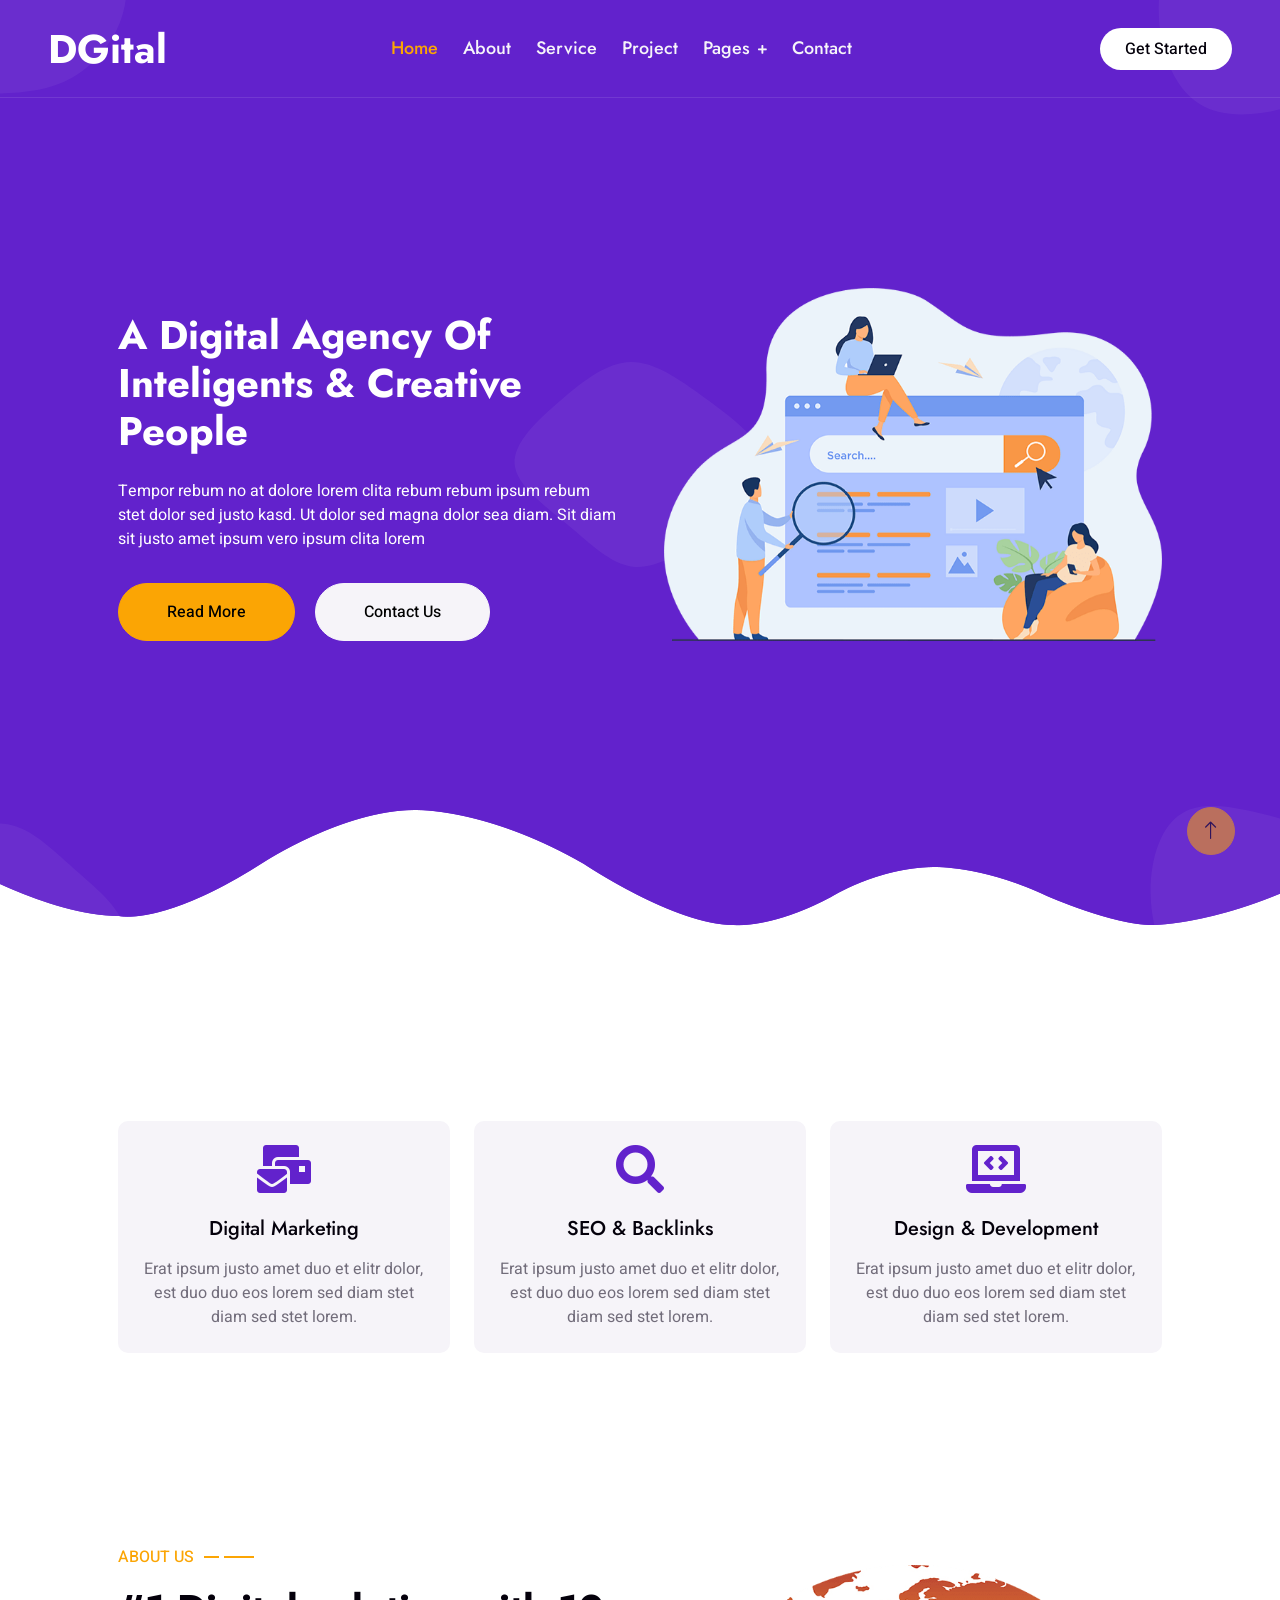
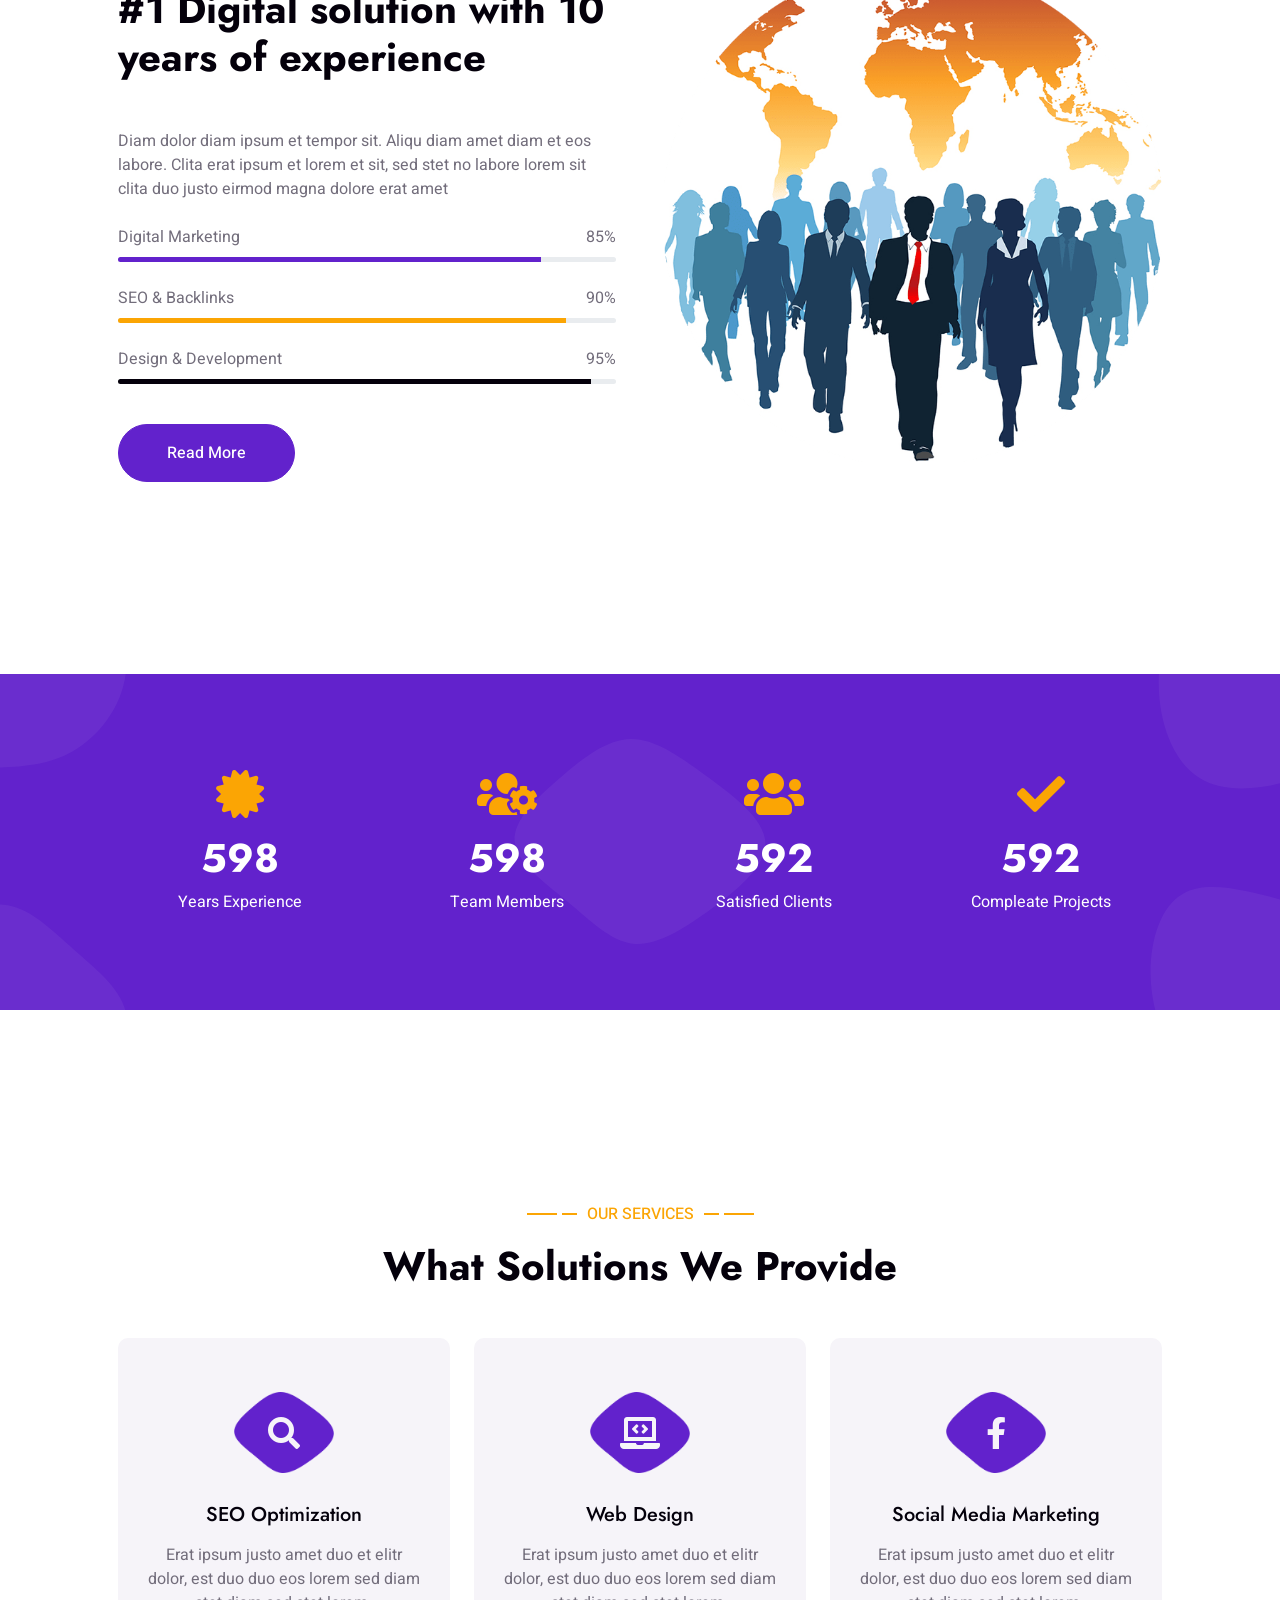
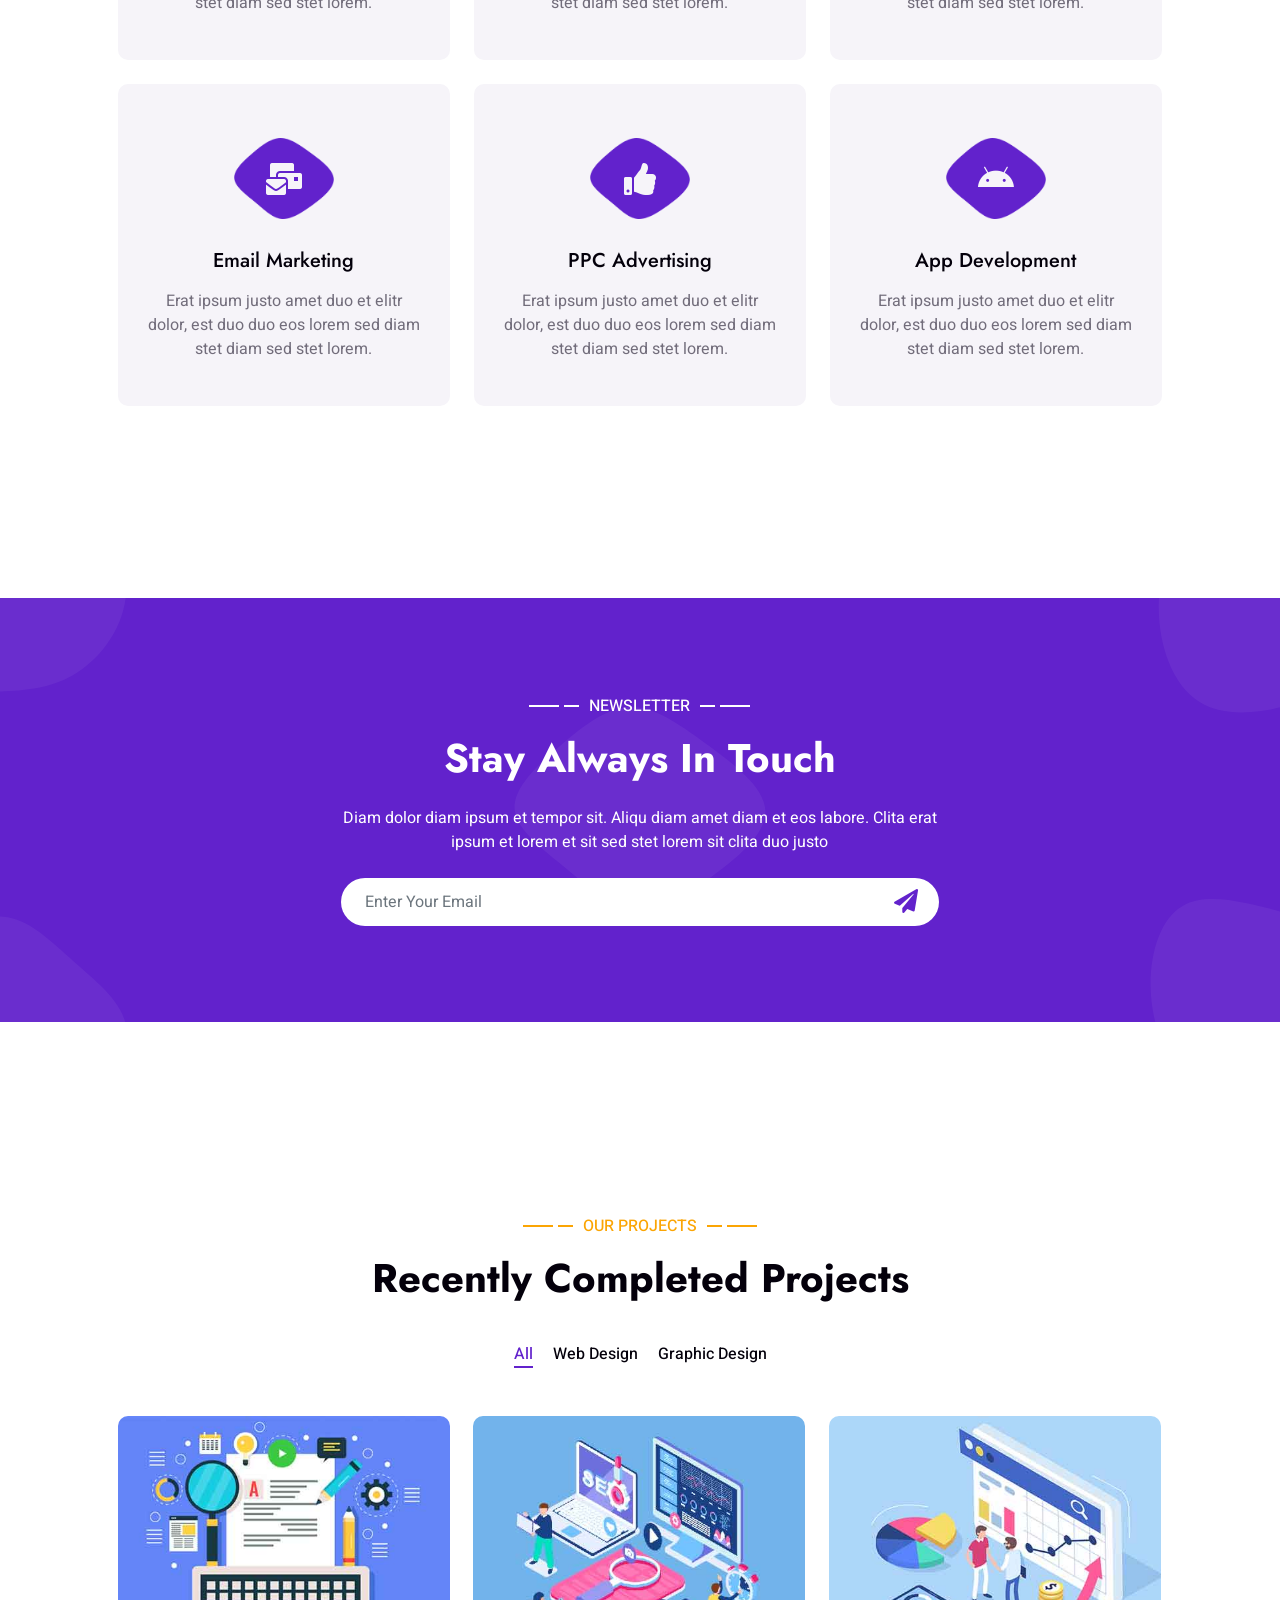
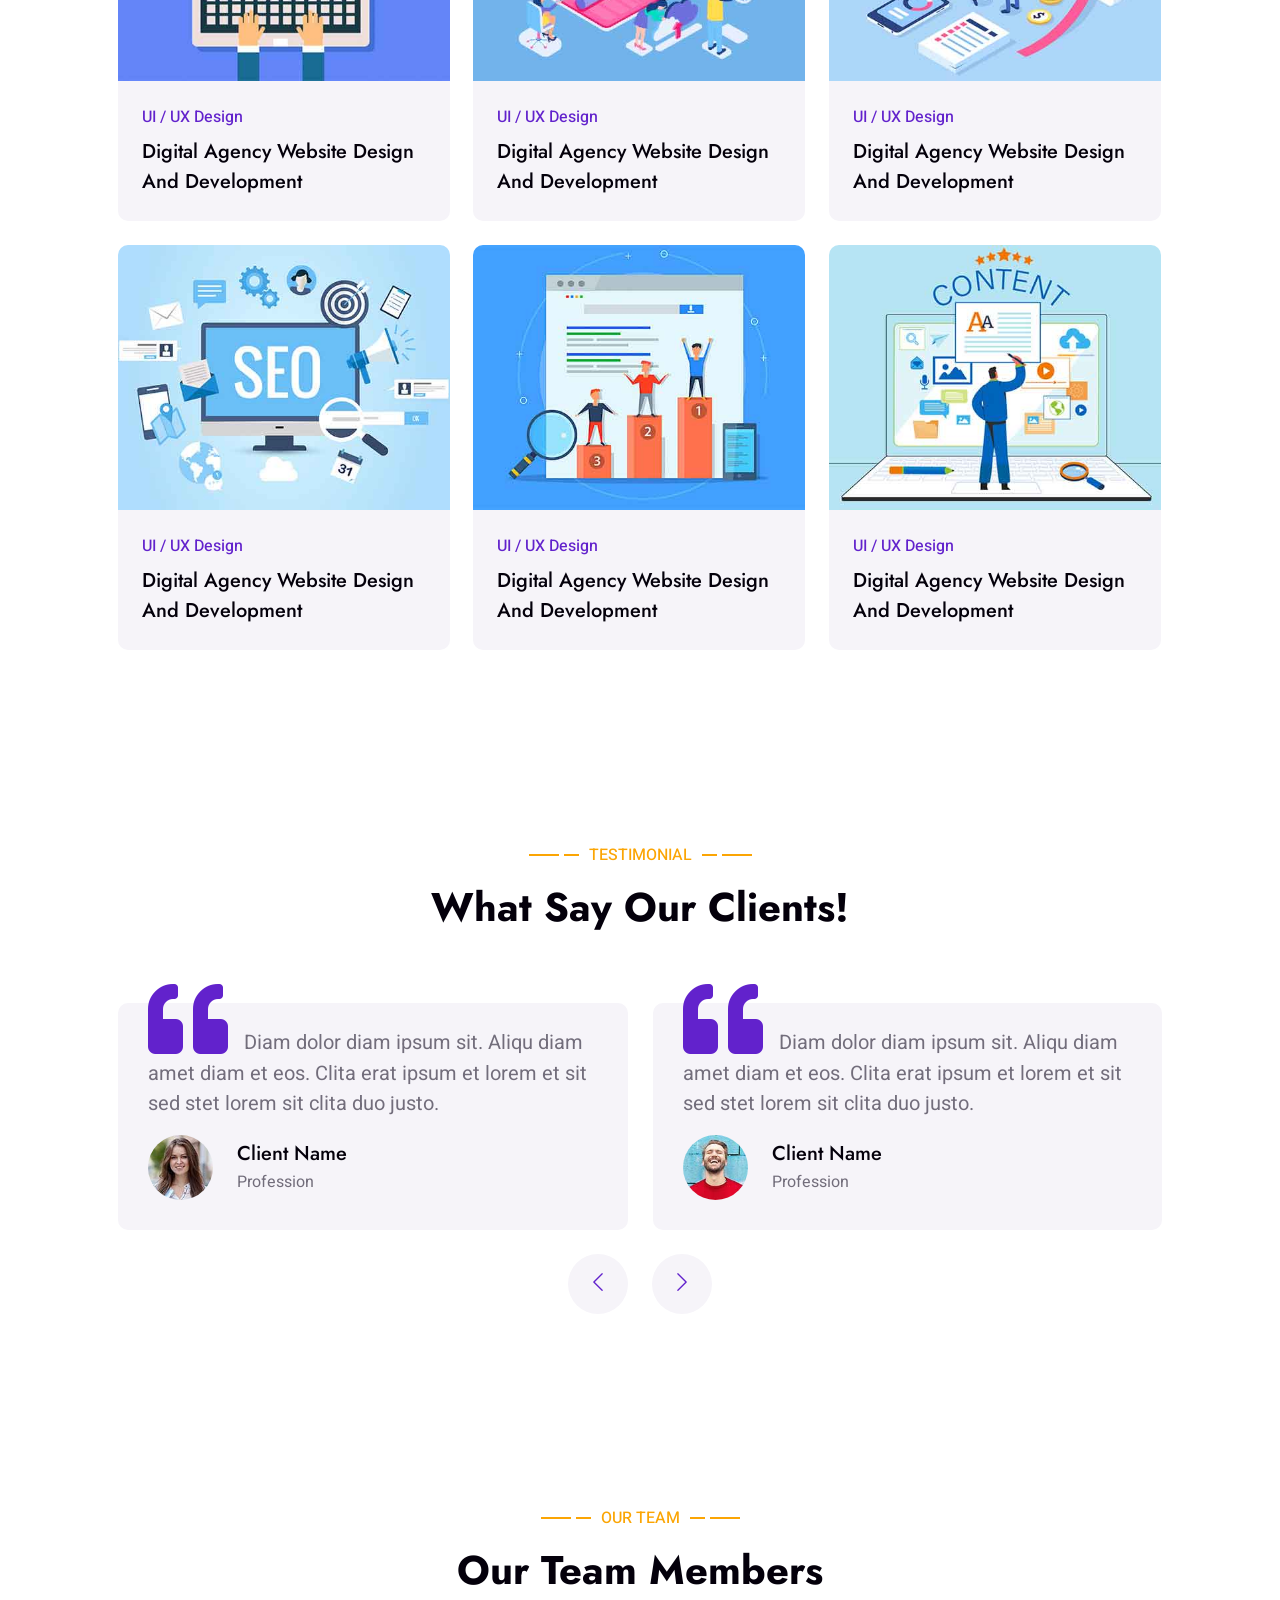
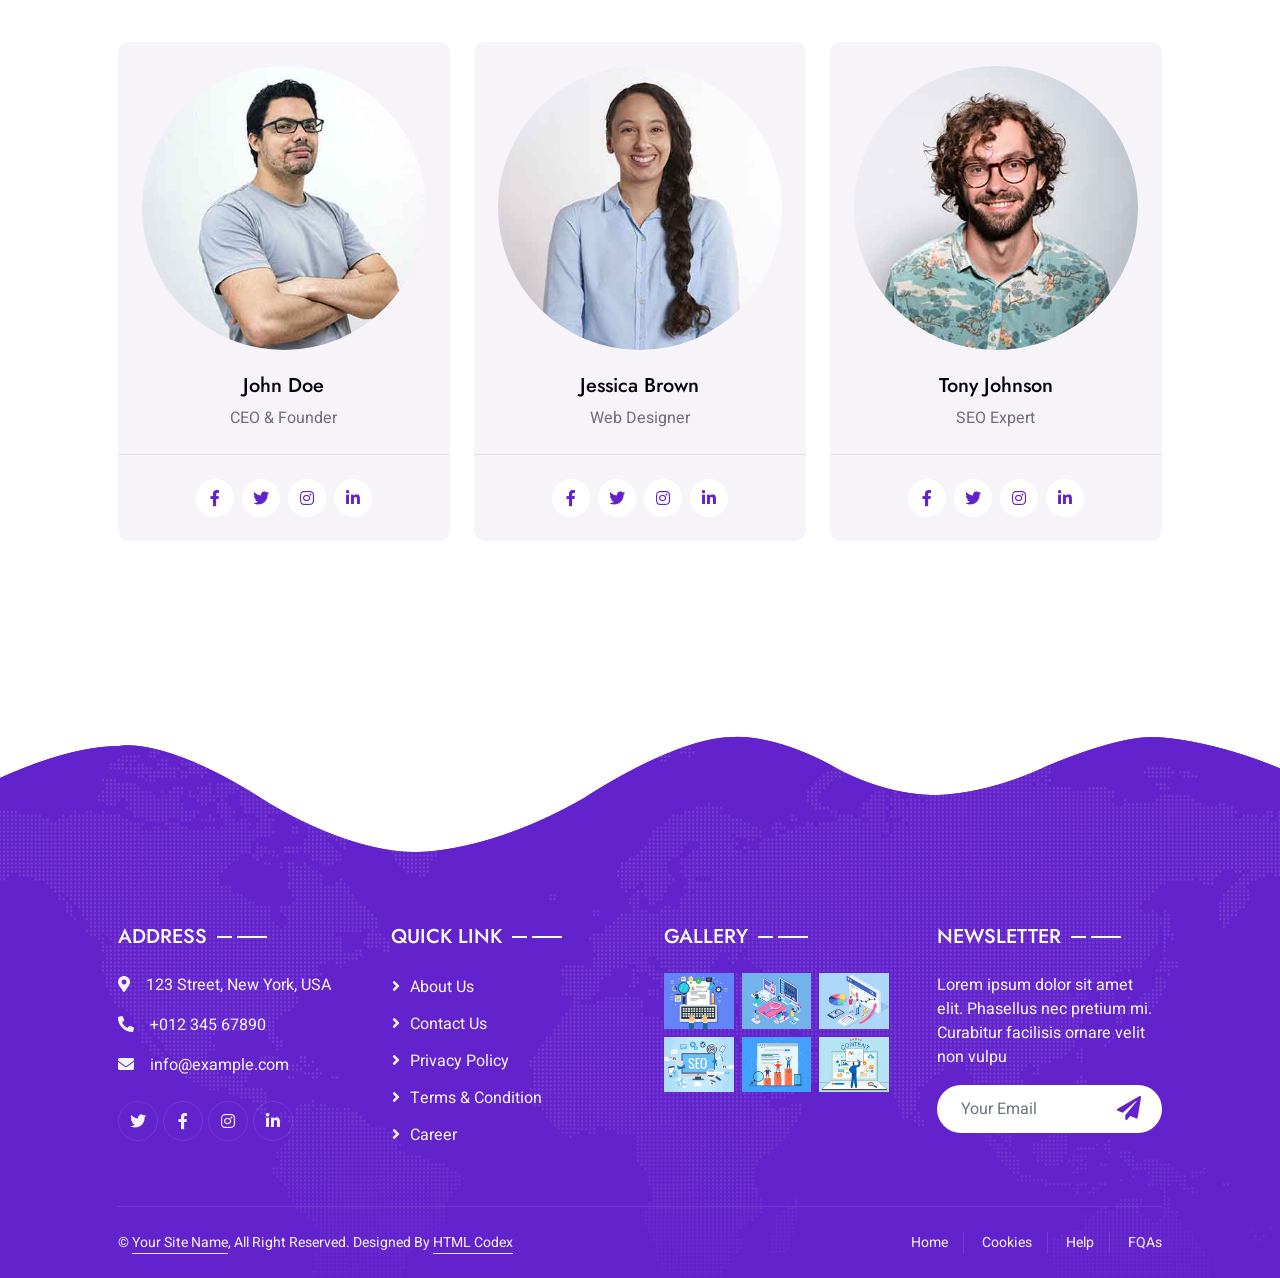
<file: templete web/digital seo/digital-agency-html-template/index.html>
<!DOCTYPE html>
<html lang="en">

<head>
    <meta charset="utf-8">
    <title>DGital - Digital Agency HTML Template</title>
    <meta content="width=device-width, initial-scale=1.0" name="viewport">
    <meta content="" name="keywords">
    <meta content="" name="description">

    <!-- Favicon -->
    <link href="img/favicon.ico" rel="icon">

    <!-- Google Web Fonts -->
    <link rel="preconnect" href="https://fonts.googleapis.com">
    <link rel="preconnect" href="https://fonts.gstatic.com" crossorigin>
    <link href="https://fonts.googleapis.com/css2?family=Heebo:wght@400;500&family=Jost:wght@500;600;700&display=swap" rel="stylesheet"> 

    <!-- Icon Font Stylesheet -->
    <link href="https://cdnjs.cloudflare.com/ajax/libs/font-awesome/5.10.0/css/all.min.css" rel="stylesheet">
    <link href="https://cdn.jsdelivr.net/npm/bootstrap-icons@1.4.1/font/bootstrap-icons.css" rel="stylesheet">

    <!-- Libraries Stylesheet -->
    <link href="lib/animate/animate.min.css" rel="stylesheet">
    <link href="lib/owlcarousel/assets/owl.carousel.min.css" rel="stylesheet">
    <link href="lib/lightbox/css/lightbox.min.css" rel="stylesheet">

    <!-- Customized Bootstrap Stylesheet -->
    <link href="css/bootstrap.min.css" rel="stylesheet">

    <!-- Template Stylesheet -->
    <link href="css/style.css" rel="stylesheet">
</head>

<body>
    <div class="container-xxl bg-white p-0">
        <!-- Spinner Start -->
        <div id="spinner" class="show bg-white position-fixed translate-middle w-100 vh-100 top-50 start-50 d-flex align-items-center justify-content-center">
            <div class="spinner-grow text-primary" style="width: 3rem; height: 3rem;" role="status">
                <span class="sr-only">Loading...</span>
            </div>
        </div>
        <!-- Spinner End -->


        <!-- Navbar & Hero Start -->
        <div class="container-xxl position-relative p-0">
            <nav class="navbar navbar-expand-lg navbar-light px-4 px-lg-5 py-3 py-lg-0">
                <a href="" class="navbar-brand p-0">
                    <h1 class="m-0">DGital</h1>
                    <!-- <img src="img/logo.png" alt="Logo"> -->
                </a>
                <button class="navbar-toggler" type="button" data-bs-toggle="collapse" data-bs-target="#navbarCollapse">
                    <span class="fa fa-bars"></span>
                </button>
                <div class="collapse navbar-collapse" id="navbarCollapse">
                    <div class="navbar-nav mx-auto py-0">
                        <a href="index.html" class="nav-item nav-link active">Home</a>
                        <a href="about.html" class="nav-item nav-link">About</a>
                        <a href="service.html" class="nav-item nav-link">Service</a>
                        <a href="project.html" class="nav-item nav-link">Project</a>
                        <div class="nav-item dropdown">
                            <a href="#" class="nav-link dropdown-toggle" data-bs-toggle="dropdown">Pages</a>
                            <div class="dropdown-menu m-0">
                                <a href="team.html" class="dropdown-item">Our Team</a>
                                <a href="testimonial.html" class="dropdown-item">Testimonial</a>
                                <a href="404.html" class="dropdown-item">404 Page</a>
                            </div>
                        </div>
                        <a href="contact.html" class="nav-item nav-link">Contact</a>
                    </div>
                    <a href="" class="btn rounded-pill py-2 px-4 ms-3 d-none d-lg-block">Get Started</a>
                </div>
            </nav>

            <div class="container-xxl bg-primary hero-header">
                <div class="container px-lg-5">
                    <div class="row g-5 align-items-end">
                        <div class="col-lg-6 text-center text-lg-start">
                            <h1 class="text-white mb-4 animated slideInDown">A Digital Agency Of Inteligents & Creative People</h1>
                            <p class="text-white pb-3 animated slideInDown">Tempor rebum no at dolore lorem clita rebum rebum ipsum rebum stet dolor sed justo kasd. Ut dolor sed magna dolor sea diam. Sit diam sit justo amet ipsum vero ipsum clita lorem</p>
                            <a href="" class="btn btn-secondary py-sm-3 px-sm-5 rounded-pill me-3 animated slideInLeft">Read More</a>
                            <a href="" class="btn btn-light py-sm-3 px-sm-5 rounded-pill animated slideInRight">Contact Us</a>
                        </div>
                        <div class="col-lg-6 text-center text-lg-start">
                            <img class="img-fluid animated zoomIn" src="img/hero.png" alt="">
                        </div>
                    </div>
                </div>
            </div>
        </div>
        <!-- Navbar & Hero End -->


        <!-- Feature Start -->
        <div class="container-xxl py-5">
            <div class="container py-5 px-lg-5">
                <div class="row g-4">
                    <div class="col-lg-4 wow fadeInUp" data-wow-delay="0.1s">
                        <div class="feature-item bg-light rounded text-center p-4">
                            <i class="fa fa-3x fa-mail-bulk text-primary mb-4"></i>
                            <h5 class="mb-3">Digital Marketing</h5>
                            <p class="m-0">Erat ipsum justo amet duo et elitr dolor, est duo duo eos lorem sed diam stet diam sed stet lorem.</p>
                        </div>
                    </div>
                    <div class="col-lg-4 wow fadeInUp" data-wow-delay="0.3s">
                        <div class="feature-item bg-light rounded text-center p-4">
                            <i class="fa fa-3x fa-search text-primary mb-4"></i>
                            <h5 class="mb-3">SEO & Backlinks</h5>
                            <p class="m-0">Erat ipsum justo amet duo et elitr dolor, est duo duo eos lorem sed diam stet diam sed stet lorem.</p>
                        </div>
                    </div>
                    <div class="col-lg-4 wow fadeInUp" data-wow-delay="0.5s">
                        <div class="feature-item bg-light rounded text-center p-4">
                            <i class="fa fa-3x fa-laptop-code text-primary mb-4"></i>
                            <h5 class="mb-3">Design & Development</h5>
                            <p class="m-0">Erat ipsum justo amet duo et elitr dolor, est duo duo eos lorem sed diam stet diam sed stet lorem.</p>
                        </div>
                    </div>
                </div>
            </div>
        </div>
        <!-- Feature End -->


        <!-- About Start -->
        <div class="container-xxl py-5">
            <div class="container py-5 px-lg-5">
                <div class="row g-5 align-items-center">
                    <div class="col-lg-6 wow fadeInUp" data-wow-delay="0.1s">
                        <p class="section-title text-secondary">About Us<span></span></p>
                        <h1 class="mb-5">#1 Digital solution with 10 years of experience</h1>
                        <p class="mb-4">Diam dolor diam ipsum et tempor sit. Aliqu diam amet diam et eos labore. Clita erat ipsum et lorem et sit, sed stet no labore lorem sit clita duo justo eirmod magna dolore erat amet</p>
                        <div class="skill mb-4">
                            <div class="d-flex justify-content-between">
                                <p class="mb-2">Digital Marketing</p>
                                <p class="mb-2">85%</p>
                            </div>
                            <div class="progress">
                                <div class="progress-bar bg-primary" role="progressbar" aria-valuenow="85" aria-valuemin="0" aria-valuemax="100"></div>
                            </div>
                        </div>
                        <div class="skill mb-4">
                            <div class="d-flex justify-content-between">
                                <p class="mb-2">SEO & Backlinks</p>
                                <p class="mb-2">90%</p>
                            </div>
                            <div class="progress">
                                <div class="progress-bar bg-secondary" role="progressbar" aria-valuenow="90" aria-valuemin="0" aria-valuemax="100"></div>
                            </div>
                        </div>
                        <div class="skill mb-4">
                            <div class="d-flex justify-content-between">
                                <p class="mb-2">Design & Development</p>
                                <p class="mb-2">95%</p>
                            </div>
                            <div class="progress">
                                <div class="progress-bar bg-dark" role="progressbar" aria-valuenow="95" aria-valuemin="0" aria-valuemax="100"></div>
                            </div>
                        </div>
                        <a href="" class="btn btn-primary py-sm-3 px-sm-5 rounded-pill mt-3">Read More</a>
                    </div>
                    <div class="col-lg-6">
                        <img class="img-fluid wow zoomIn" data-wow-delay="0.5s" src="img/about.png">
                    </div>
                </div>
            </div>
        </div>
        <!-- About End -->


        <!-- Facts Start -->
        <div class="container-xxl bg-primary fact py-5 wow fadeInUp" data-wow-delay="0.1s">
            <div class="container py-5 px-lg-5">
                <div class="row g-4">
                    <div class="col-md-6 col-lg-3 text-center wow fadeIn" data-wow-delay="0.1s">
                        <i class="fa fa-certificate fa-3x text-secondary mb-3"></i>
                        <h1 class="text-white mb-2" data-toggle="counter-up">1234</h1>
                        <p class="text-white mb-0">Years Experience</p>
                    </div>
                    <div class="col-md-6 col-lg-3 text-center wow fadeIn" data-wow-delay="0.3s">
                        <i class="fa fa-users-cog fa-3x text-secondary mb-3"></i>
                        <h1 class="text-white mb-2" data-toggle="counter-up">1234</h1>
                        <p class="text-white mb-0">Team Members</p>
                    </div>
                    <div class="col-md-6 col-lg-3 text-center wow fadeIn" data-wow-delay="0.5s">
                        <i class="fa fa-users fa-3x text-secondary mb-3"></i>
                        <h1 class="text-white mb-2" data-toggle="counter-up">1234</h1>
                        <p class="text-white mb-0">Satisfied Clients</p>
                    </div>
                    <div class="col-md-6 col-lg-3 text-center wow fadeIn" data-wow-delay="0.7s">
                        <i class="fa fa-check fa-3x text-secondary mb-3"></i>
                        <h1 class="text-white mb-2" data-toggle="counter-up">1234</h1>
                        <p class="text-white mb-0">Compleate Projects</p>
                    </div>
                </div>
            </div>
        </div>
        <!-- Facts End -->


        <!-- Service Start -->
        <div class="container-xxl py-5">
            <div class="container py-5 px-lg-5">
                <div class="wow fadeInUp" data-wow-delay="0.1s">
                    <p class="section-title text-secondary justify-content-center"><span></span>Our Services<span></span></p>
                    <h1 class="text-center mb-5">What Solutions We Provide</h1>
                </div>
                <div class="row g-4">
                    <div class="col-lg-4 col-md-6 wow fadeInUp" data-wow-delay="0.1s">
                        <div class="service-item d-flex flex-column text-center rounded">
                            <div class="service-icon flex-shrink-0">
                                <i class="fa fa-search fa-2x"></i>
                            </div>
                            <h5 class="mb-3">SEO Optimization</h5>
                            <p class="m-0">Erat ipsum justo amet duo et elitr dolor, est duo duo eos lorem sed diam stet diam sed stet lorem.</p>
                            <a class="btn btn-square" href=""><i class="fa fa-arrow-right"></i></a>
                        </div>
                    </div>
                    <div class="col-lg-4 col-md-6 wow fadeInUp" data-wow-delay="0.3s">
                        <div class="service-item d-flex flex-column text-center rounded">
                            <div class="service-icon flex-shrink-0">
                                <i class="fa fa-laptop-code fa-2x"></i>
                            </div>
                            <h5 class="mb-3">Web Design</h5>
                            <p class="m-0">Erat ipsum justo amet duo et elitr dolor, est duo duo eos lorem sed diam stet diam sed stet lorem.</p>
                            <a class="btn btn-square" href=""><i class="fa fa-arrow-right"></i></a>
                        </div>
                    </div>
                    <div class="col-lg-4 col-md-6 wow fadeInUp" data-wow-delay="0.5s">
                        <div class="service-item d-flex flex-column text-center rounded">
                            <div class="service-icon flex-shrink-0">
                                <i class="fab fa-facebook-f fa-2x"></i>
                            </div>
                            <h5 class="mb-3">Social Media Marketing</h5>
                            <p class="m-0">Erat ipsum justo amet duo et elitr dolor, est duo duo eos lorem sed diam stet diam sed stet lorem.</p>
                            <a class="btn btn-square" href=""><i class="fa fa-arrow-right"></i></a>
                        </div>
                    </div>
                    <div class="col-lg-4 col-md-6 wow fadeInUp" data-wow-delay="0.1s">
                        <div class="service-item d-flex flex-column text-center rounded">
                            <div class="service-icon flex-shrink-0">
                                <i class="fa fa-mail-bulk fa-2x"></i>
                            </div>
                            <h5 class="mb-3">Email Marketing</h5>
                            <p class="m-0">Erat ipsum justo amet duo et elitr dolor, est duo duo eos lorem sed diam stet diam sed stet lorem.</p>
                            <a class="btn btn-square" href=""><i class="fa fa-arrow-right"></i></a>
                        </div>
                    </div>
                    <div class="col-lg-4 col-md-6 wow fadeInUp" data-wow-delay="0.3s">
                        <div class="service-item d-flex flex-column text-center rounded">
                            <div class="service-icon flex-shrink-0">
                                <i class="fa fa-thumbs-up fa-2x"></i>
                            </div>
                            <h5 class="mb-3">PPC Advertising</h5>
                            <p class="m-0">Erat ipsum justo amet duo et elitr dolor, est duo duo eos lorem sed diam stet diam sed stet lorem.</p>
                            <a class="btn btn-square" href=""><i class="fa fa-arrow-right"></i></a>
                        </div>
                    </div>
                    <div class="col-lg-4 col-md-6 wow fadeInUp" data-wow-delay="0.5s">
                        <div class="service-item d-flex flex-column text-center rounded">
                            <div class="service-icon flex-shrink-0">
                                <i class="fab fa-android fa-2x"></i>
                            </div>
                            <h5 class="mb-3">App Development</h5>
                            <p class="m-0">Erat ipsum justo amet duo et elitr dolor, est duo duo eos lorem sed diam stet diam sed stet lorem.</p>
                            <a class="btn btn-square" href=""><i class="fa fa-arrow-right"></i></a>
                        </div>
                    </div>
                </div>
            </div>
        </div>
        <!-- Service End -->


        <!-- Newsletter Start -->
        <div class="container-xxl bg-primary newsletter py-5 wow fadeInUp" data-wow-delay="0.1s">
            <div class="container py-5 px-lg-5">
                <div class="row justify-content-center">
                    <div class="col-lg-7 text-center">
                        <p class="section-title text-white justify-content-center"><span></span>Newsletter<span></span></p>
                        <h1 class="text-center text-white mb-4">Stay Always In Touch</h1>
                        <p class="text-white mb-4">Diam dolor diam ipsum et tempor sit. Aliqu diam amet diam et eos labore. Clita erat ipsum et lorem et sit sed stet lorem sit clita duo justo</p>
                        <div class="position-relative w-100 mt-3">
                            <input class="form-control border-0 rounded-pill w-100 ps-4 pe-5" type="text" placeholder="Enter Your Email" style="height: 48px;">
                            <button type="button" class="btn shadow-none position-absolute top-0 end-0 mt-1 me-2"><i class="fa fa-paper-plane text-primary fs-4"></i></button>
                        </div>
                    </div>
                </div>
            </div>
        </div>
        <!-- Newsletter End -->


        <!-- Projects Start -->
        <div class="container-xxl py-5">
            <div class="container py-5 px-lg-5">
                <div class="wow fadeInUp" data-wow-delay="0.1s">
                    <p class="section-title text-secondary justify-content-center"><span></span>Our Projects<span></span></p>
                    <h1 class="text-center mb-5">Recently Completed Projects</h1>
                </div>
                <div class="row mt-n2 wow fadeInUp" data-wow-delay="0.3s">
                    <div class="col-12 text-center">
                        <ul class="list-inline mb-5" id="portfolio-flters">
                            <li class="mx-2 active" data-filter="*">All</li>
                            <li class="mx-2" data-filter=".first">Web Design</li>
                            <li class="mx-2" data-filter=".second">Graphic Design</li>
                        </ul>
                    </div>
                </div>
                <div class="row g-4 portfolio-container">
                    <div class="col-lg-4 col-md-6 portfolio-item first wow fadeInUp" data-wow-delay="0.1s">
                        <div class="rounded overflow-hidden">
                            <div class="position-relative overflow-hidden">
                                <img class="img-fluid w-100" src="img/portfolio-1.jpg" alt="">
                                <div class="portfolio-overlay">
                                    <a class="btn btn-square btn-outline-light mx-1" href="img/portfolio-1.jpg" data-lightbox="portfolio"><i class="fa fa-eye"></i></a>
                                    <a class="btn btn-square btn-outline-light mx-1" href=""><i class="fa fa-link"></i></a>
                                </div>
                            </div>
                            <div class="bg-light p-4">
                                <p class="text-primary fw-medium mb-2">UI / UX Design</p>
                                <h5 class="lh-base mb-0">Digital Agency Website Design And Development</a>
                            </div>
                        </div>
                    </div>
                    <div class="col-lg-4 col-md-6 portfolio-item second wow fadeInUp" data-wow-delay="0.3s">
                        <div class="rounded overflow-hidden">
                            <div class="position-relative overflow-hidden">
                                <img class="img-fluid w-100" src="img/portfolio-2.jpg" alt="">
                                <div class="portfolio-overlay">
                                    <a class="btn btn-square btn-outline-light mx-1" href="img/portfolio-2.jpg" data-lightbox="portfolio"><i class="fa fa-eye"></i></a>
                                    <a class="btn btn-square btn-outline-light mx-1" href=""><i class="fa fa-link"></i></a>
                                </div>
                            </div>
                            <div class="bg-light p-4">
                                <p class="text-primary fw-medium mb-2">UI / UX Design</p>
                                <h5 class="lh-base mb-0">Digital Agency Website Design And Development</a>
                            </div>
                        </div>
                    </div>
                    <div class="col-lg-4 col-md-6 portfolio-item first wow fadeInUp" data-wow-delay="0.5s">
                        <div class="rounded overflow-hidden">
                            <div class="position-relative overflow-hidden">
                                <img class="img-fluid w-100" src="img/portfolio-3.jpg" alt="">
                                <div class="portfolio-overlay">
                                    <a class="btn btn-square btn-outline-light mx-1" href="img/portfolio-3.jpg" data-lightbox="portfolio"><i class="fa fa-eye"></i></a>
                                    <a class="btn btn-square btn-outline-light mx-1" href=""><i class="fa fa-link"></i></a>
                                </div>
                            </div>
                            <div class="bg-light p-4">
                                <p class="text-primary fw-medium mb-2">UI / UX Design</p>
                                <h5 class="lh-base mb-0">Digital Agency Website Design And Development</a>
                            </div>
                        </div>
                    </div>
                    <div class="col-lg-4 col-md-6 portfolio-item second wow fadeInUp" data-wow-delay="0.1s">
                        <div class="rounded overflow-hidden">
                            <div class="position-relative overflow-hidden">
                                <img class="img-fluid w-100" src="img/portfolio-4.jpg" alt="">
                                <div class="portfolio-overlay">
                                    <a class="btn btn-square btn-outline-light mx-1" href="img/portfolio-4.jpg" data-lightbox="portfolio"><i class="fa fa-eye"></i></a>
                                    <a class="btn btn-square btn-outline-light mx-1" href=""><i class="fa fa-link"></i></a>
                                </div>
                            </div>
                            <div class="bg-light p-4">
                                <p class="text-primary fw-medium mb-2">UI / UX Design</p>
                                <h5 class="lh-base mb-0">Digital Agency Website Design And Development</a>
                            </div>
                        </div>
                    </div>
                    <div class="col-lg-4 col-md-6 portfolio-item first wow fadeInUp" data-wow-delay="0.3s">
                        <div class="rounded overflow-hidden">
                            <div class="position-relative overflow-hidden">
                                <img class="img-fluid w-100" src="img/portfolio-5.jpg" alt="">
                                <div class="portfolio-overlay">
                                    <a class="btn btn-square btn-outline-light mx-1" href="img/portfolio-5.jpg" data-lightbox="portfolio"><i class="fa fa-eye"></i></a>
                                    <a class="btn btn-square btn-outline-light mx-1" href=""><i class="fa fa-link"></i></a>
                                </div>
                            </div>
                            <div class="bg-light p-4">
                                <p class="text-primary fw-medium mb-2">UI / UX Design</p>
                                <h5 class="lh-base mb-0">Digital Agency Website Design And Development</a>
                            </div>
                        </div>
                    </div>
                    <div class="col-lg-4 col-md-6 portfolio-item second wow fadeInUp" data-wow-delay="0.5s">
                        <div class="rounded overflow-hidden">
                            <div class="position-relative overflow-hidden">
                                <img class="img-fluid w-100" src="img/portfolio-6.jpg" alt="">
                                <div class="portfolio-overlay">
                                    <a class="btn btn-square btn-outline-light mx-1" href="img/portfolio-6.jpg" data-lightbox="portfolio"><i class="fa fa-eye"></i></a>
                                    <a class="btn btn-square btn-outline-light mx-1" href=""><i class="fa fa-link"></i></a>
                                </div>
                            </div>
                            <div class="bg-light p-4">
                                <p class="text-primary fw-medium mb-2">UI / UX Design</p>
                                <h5 class="lh-base mb-0">Digital Agency Website Design And Development</a>
                            </div>
                        </div>
                    </div>
                </div>
            </div>
        </div>
        <!-- Projects End -->


        <!-- Testimonial Start -->
        <div class="container-xxl py-5 wow fadeInUp" data-wow-delay="0.1s">
            <div class="container py-5 px-lg-5">
                <p class="section-title text-secondary justify-content-center"><span></span>Testimonial<span></span></p>
                <h1 class="text-center mb-5">What Say Our Clients!</h1>
                <div class="owl-carousel testimonial-carousel">
                    <div class="testimonial-item bg-light rounded my-4">
                        <p class="fs-5"><i class="fa fa-quote-left fa-4x text-primary mt-n4 me-3"></i>Diam dolor diam ipsum sit. Aliqu diam amet diam et eos. Clita erat ipsum et lorem et sit sed stet lorem sit clita duo justo.</p>
                        <div class="d-flex align-items-center">
                            <img class="img-fluid flex-shrink-0 rounded-circle" src="img/testimonial-1.jpg" style="width: 65px; height: 65px;">
                            <div class="ps-4">
                                <h5 class="mb-1">Client Name</h5>
                                <span>Profession</span>
                            </div>
                        </div>
                    </div>
                    <div class="testimonial-item bg-light rounded my-4">
                        <p class="fs-5"><i class="fa fa-quote-left fa-4x text-primary mt-n4 me-3"></i>Diam dolor diam ipsum sit. Aliqu diam amet diam et eos. Clita erat ipsum et lorem et sit sed stet lorem sit clita duo justo.</p>
                        <div class="d-flex align-items-center">
                            <img class="img-fluid flex-shrink-0 rounded-circle" src="img/testimonial-2.jpg" style="width: 65px; height: 65px;">
                            <div class="ps-4">
                                <h5 class="mb-1">Client Name</h5>
                                <span>Profession</span>
                            </div>
                        </div>
                    </div>
                    <div class="testimonial-item bg-light rounded my-4">
                        <p class="fs-5"><i class="fa fa-quote-left fa-4x text-primary mt-n4 me-3"></i>Diam dolor diam ipsum sit. Aliqu diam amet diam et eos. Clita erat ipsum et lorem et sit sed stet lorem sit clita duo justo.</p>
                        <div class="d-flex align-items-center">
                            <img class="img-fluid flex-shrink-0 rounded-circle" src="img/testimonial-3.jpg" style="width: 65px; height: 65px;">
                            <div class="ps-4">
                                <h5 class="mb-1">Client Name</h5>
                                <span>Profession</span>
                            </div>
                        </div>
                    </div>
                </div>
            </div>
        </div>
        <!-- Testimonial End -->


        <!-- Team Start -->
        <div class="container-xxl py-5">
            <div class="container py-5 px-lg-5">
                <div class="wow fadeInUp" data-wow-delay="0.1s">
                    <p class="section-title text-secondary justify-content-center"><span></span>Our Team<span></span></p>
                    <h1 class="text-center mb-5">Our Team Members</h1>
                </div>
                <div class="row g-4">
                    <div class="col-lg-4 col-md-6 wow fadeInUp" data-wow-delay="0.1s">
                        <div class="team-item bg-light rounded">
                            <div class="text-center border-bottom p-4">
                                <img class="img-fluid rounded-circle mb-4" src="img/team-1.jpg" alt="">
                                <h5>John Doe</h5>
                                <span>CEO & Founder</span>
                            </div>
                            <div class="d-flex justify-content-center p-4">
                                <a class="btn btn-square mx-1" href=""><i class="fab fa-facebook-f"></i></a>
                                <a class="btn btn-square mx-1" href=""><i class="fab fa-twitter"></i></a>
                                <a class="btn btn-square mx-1" href=""><i class="fab fa-instagram"></i></a>
                                <a class="btn btn-square mx-1" href=""><i class="fab fa-linkedin-in"></i></a>
                            </div>
                        </div>
                    </div>
                    <div class="col-lg-4 col-md-6 wow fadeInUp" data-wow-delay="0.3s">
                        <div class="team-item bg-light rounded">
                            <div class="text-center border-bottom p-4">
                                <img class="img-fluid rounded-circle mb-4" src="img/team-2.jpg" alt="">
                                <h5>Jessica Brown</h5>
                                <span>Web Designer</span>
                            </div>
                            <div class="d-flex justify-content-center p-4">
                                <a class="btn btn-square mx-1" href=""><i class="fab fa-facebook-f"></i></a>
                                <a class="btn btn-square mx-1" href=""><i class="fab fa-twitter"></i></a>
                                <a class="btn btn-square mx-1" href=""><i class="fab fa-instagram"></i></a>
                                <a class="btn btn-square mx-1" href=""><i class="fab fa-linkedin-in"></i></a>
                            </div>
                        </div>
                    </div>
                    <div class="col-lg-4 col-md-6 wow fadeInUp" data-wow-delay="0.5s">
                        <div class="team-item bg-light rounded">
                            <div class="text-center border-bottom p-4">
                                <img class="img-fluid rounded-circle mb-4" src="img/team-3.jpg" alt="">
                                <h5>Tony Johnson</h5>
                                <span>SEO Expert</span>
                            </div>
                            <div class="d-flex justify-content-center p-4">
                                <a class="btn btn-square mx-1" href=""><i class="fab fa-facebook-f"></i></a>
                                <a class="btn btn-square mx-1" href=""><i class="fab fa-twitter"></i></a>
                                <a class="btn btn-square mx-1" href=""><i class="fab fa-instagram"></i></a>
                                <a class="btn btn-square mx-1" href=""><i class="fab fa-linkedin-in"></i></a>
                            </div>
                        </div>
                    </div>
                </div>
            </div>
        </div>
        <!-- Team End -->
        

        <!-- Footer Start -->
        <div class="container-fluid bg-primary text-light footer wow fadeIn" data-wow-delay="0.1s">
            <div class="container py-5 px-lg-5">
                <div class="row g-5">
                    <div class="col-md-6 col-lg-3">
                        <p class="section-title text-white h5 mb-4">Address<span></span></p>
                        <p><i class="fa fa-map-marker-alt me-3"></i>123 Street, New York, USA</p>
                        <p><i class="fa fa-phone-alt me-3"></i>+012 345 67890</p>
                        <p><i class="fa fa-envelope me-3"></i>info@example.com</p>
                        <div class="d-flex pt-2">
                            <a class="btn btn-outline-light btn-social" href=""><i class="fab fa-twitter"></i></a>
                            <a class="btn btn-outline-light btn-social" href=""><i class="fab fa-facebook-f"></i></a>
                            <a class="btn btn-outline-light btn-social" href=""><i class="fab fa-instagram"></i></a>
                            <a class="btn btn-outline-light btn-social" href=""><i class="fab fa-linkedin-in"></i></a>
                        </div>
                    </div>
                    <div class="col-md-6 col-lg-3">
                        <p class="section-title text-white h5 mb-4">Quick Link<span></span></p>
                        <a class="btn btn-link" href="">About Us</a>
                        <a class="btn btn-link" href="">Contact Us</a>
                        <a class="btn btn-link" href="">Privacy Policy</a>
                        <a class="btn btn-link" href="">Terms & Condition</a>
                        <a class="btn btn-link" href="">Career</a>
                    </div>
                    <div class="col-md-6 col-lg-3">
                        <p class="section-title text-white h5 mb-4">Gallery<span></span></p>
                        <div class="row g-2">
                            <div class="col-4">
                                <img class="img-fluid" src="img/portfolio-1.jpg" alt="Image">
                            </div>
                            <div class="col-4">
                                <img class="img-fluid" src="img/portfolio-2.jpg" alt="Image">
                            </div>
                            <div class="col-4">
                                <img class="img-fluid" src="img/portfolio-3.jpg" alt="Image">
                            </div>
                            <div class="col-4">
                                <img class="img-fluid" src="img/portfolio-4.jpg" alt="Image">
                            </div>
                            <div class="col-4">
                                <img class="img-fluid" src="img/portfolio-5.jpg" alt="Image">
                            </div>
                            <div class="col-4">
                                <img class="img-fluid" src="img/portfolio-6.jpg" alt="Image">
                            </div>
                        </div>
                    </div>
                    <div class="col-md-6 col-lg-3">
                        <p class="section-title text-white h5 mb-4">Newsletter<span></span></p>
                        <p>Lorem ipsum dolor sit amet elit. Phasellus nec pretium mi. Curabitur facilisis ornare velit non vulpu</p>
                        <div class="position-relative w-100 mt-3">
                            <input class="form-control border-0 rounded-pill w-100 ps-4 pe-5" type="text" placeholder="Your Email" style="height: 48px;">
                            <button type="button" class="btn shadow-none position-absolute top-0 end-0 mt-1 me-2"><i class="fa fa-paper-plane text-primary fs-4"></i></button>
                        </div>
                    </div>
                </div>
            </div>
            <div class="container px-lg-5">
                <div class="copyright">
                    <div class="row">
                        <div class="col-md-6 text-center text-md-start mb-3 mb-md-0">
                            &copy; <a class="border-bottom" href="#">Your Site Name</a>, All Right Reserved. 
							
							<!--/*** This template is free as long as you keep the footer author’s credit link/attribution link/backlink. If you'd like to use the template without the footer author’s credit link/attribution link/backlink, you can purchase the Credit Removal License from "https://htmlcodex.com/credit-removal". Thank you for your support. ***/-->
							Designed By <a class="border-bottom" href="https://htmlcodex.com">HTML Codex</a>
                        </div>
                        <div class="col-md-6 text-center text-md-end">
                            <div class="footer-menu">
                                <a href="">Home</a>
                                <a href="">Cookies</a>
                                <a href="">Help</a>
                                <a href="">FQAs</a>
                            </div>
                        </div>
                    </div>
                </div>
            </div>
        </div>
        <!-- Footer End -->


        <!-- Back to Top -->
        <a href="#" class="btn btn-lg btn-secondary btn-lg-square back-to-top"><i class="bi bi-arrow-up"></i></a>
    </div>

    <!-- JavaScript Libraries -->
    <script src="https://code.jquery.com/jquery-3.4.1.min.js"></script>
    <script src="https://cdn.jsdelivr.net/npm/bootstrap@5.0.0/dist/js/bootstrap.bundle.min.js"></script>
    <script src="lib/wow/wow.min.js"></script>
    <script src="lib/easing/easing.min.js"></script>
    <script src="lib/waypoints/waypoints.min.js"></script>
    <script src="lib/counterup/counterup.min.js"></script>
    <script src="lib/owlcarousel/owl.carousel.min.js"></script>
    <script src="lib/isotope/isotope.pkgd.min.js"></script>
    <script src="lib/lightbox/js/lightbox.min.js"></script>

    <!-- Template Javascript -->
    <script src="js/main.js"></script>
</body>

</html>
</file>
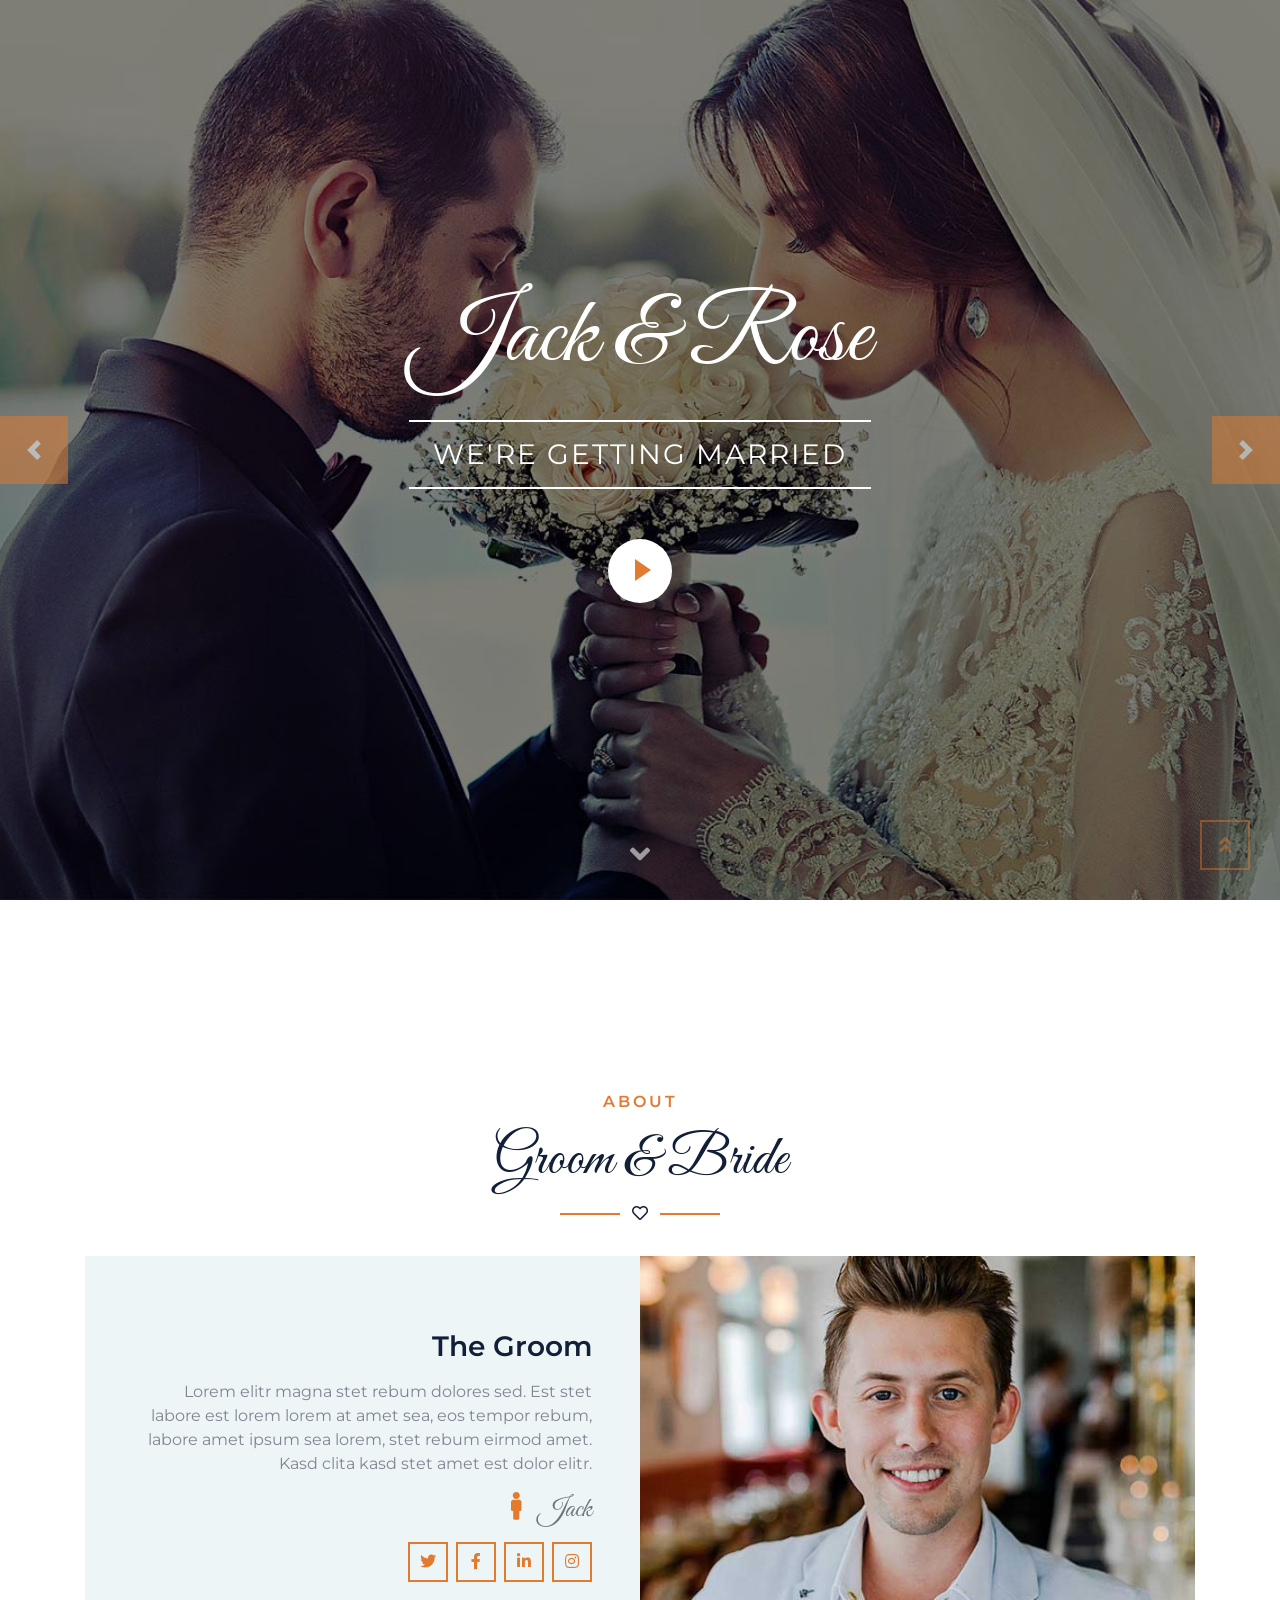
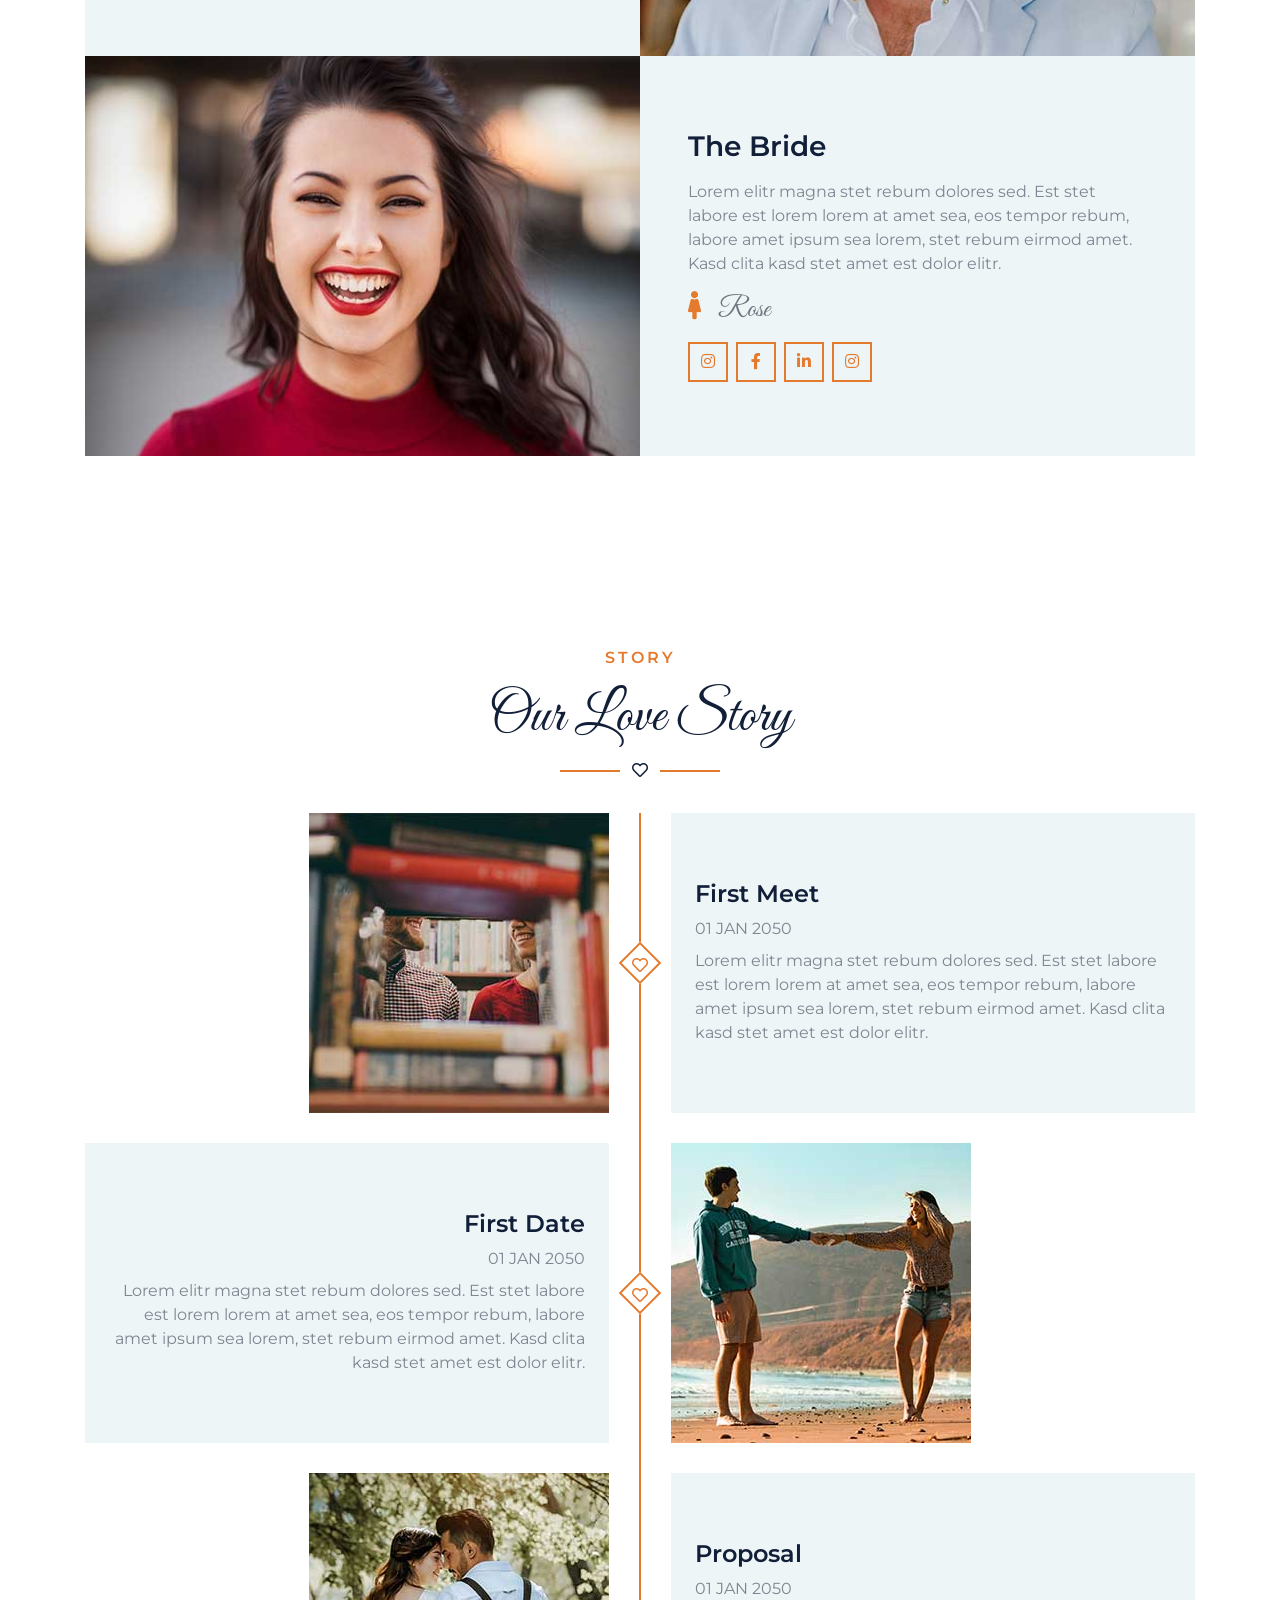
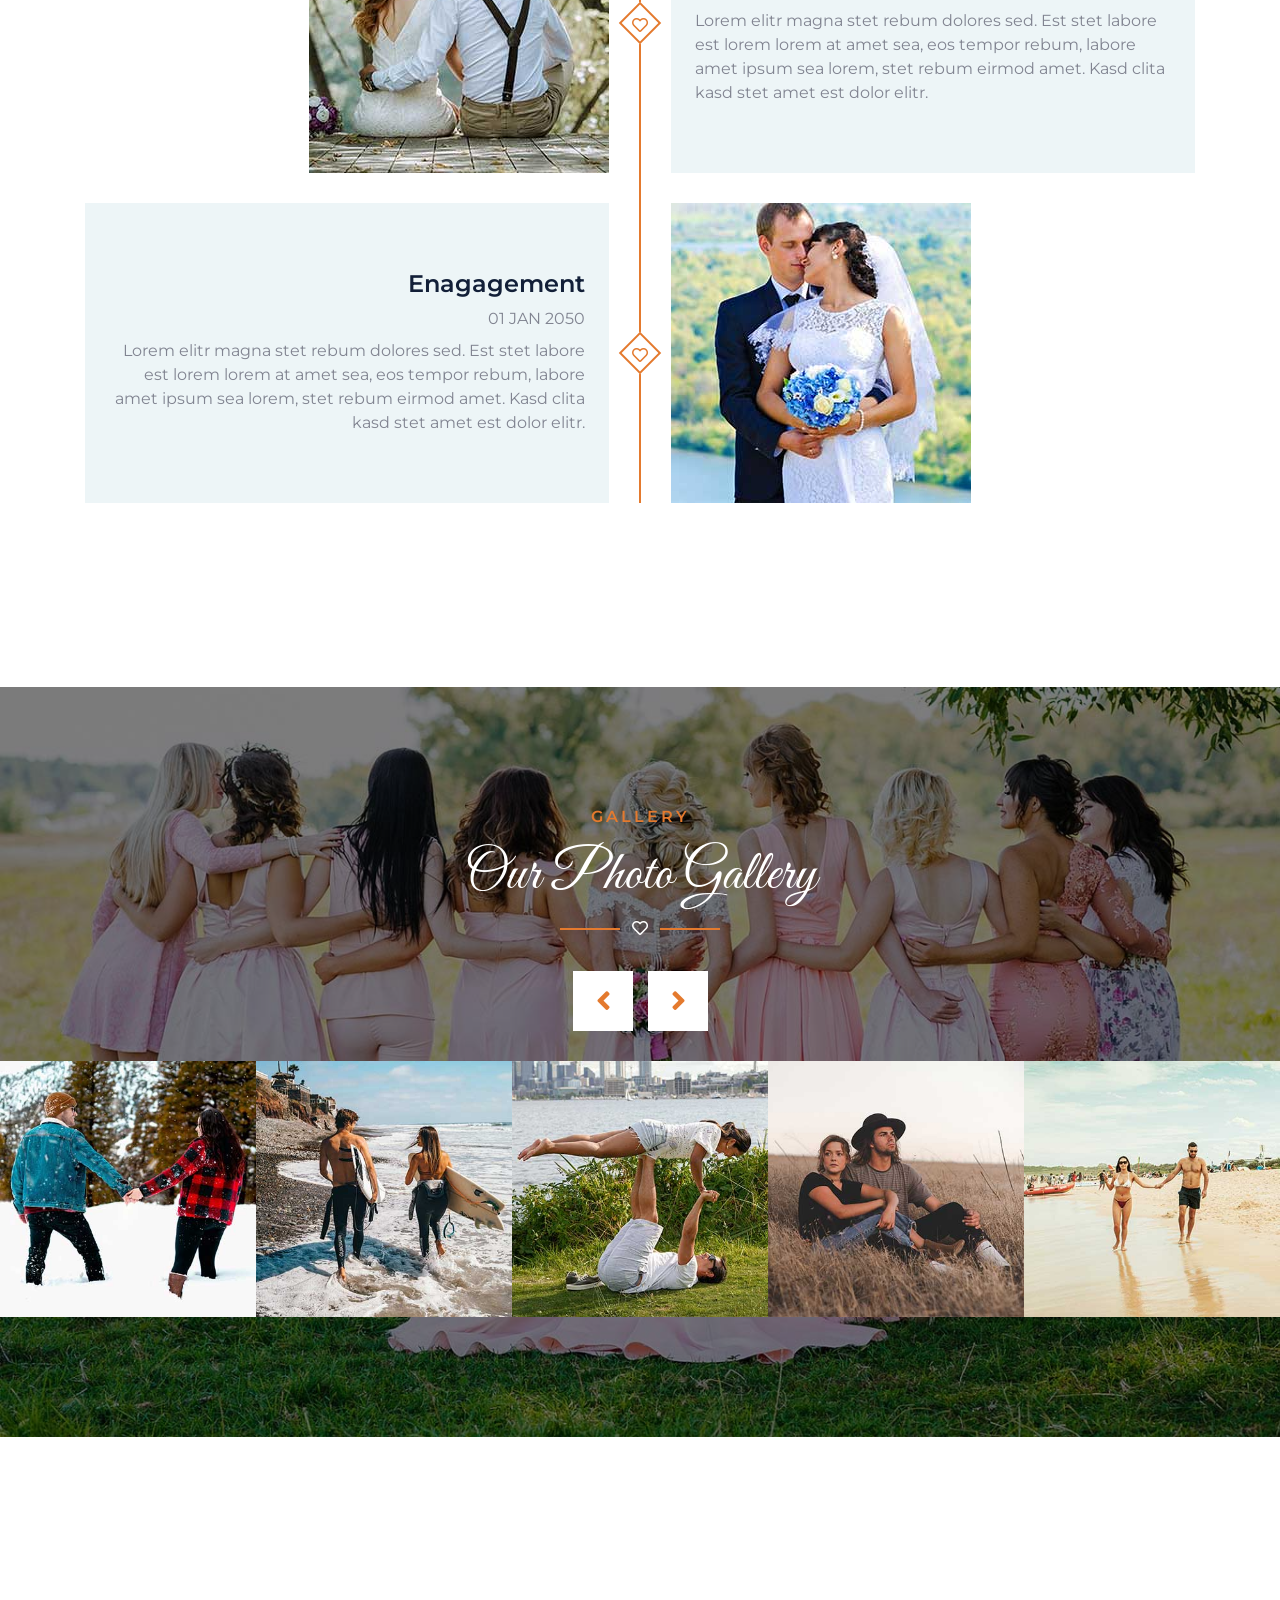
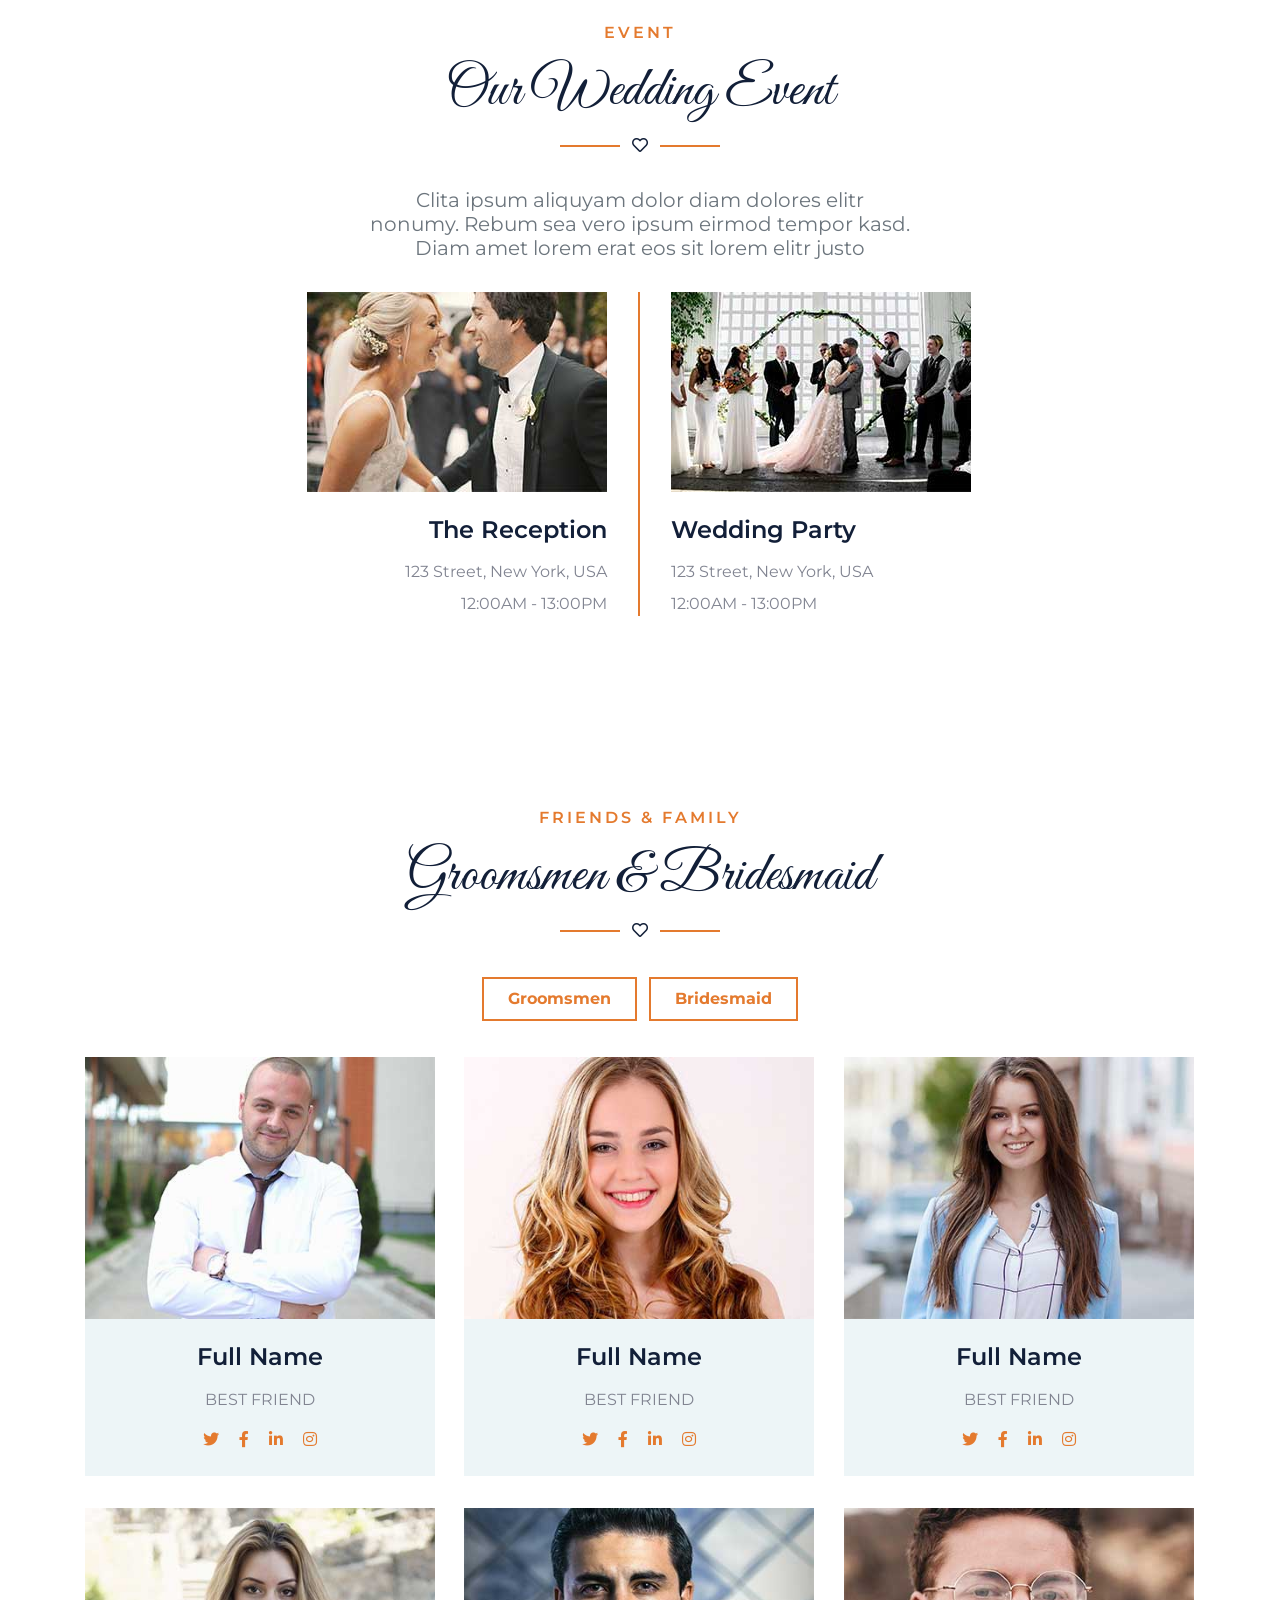
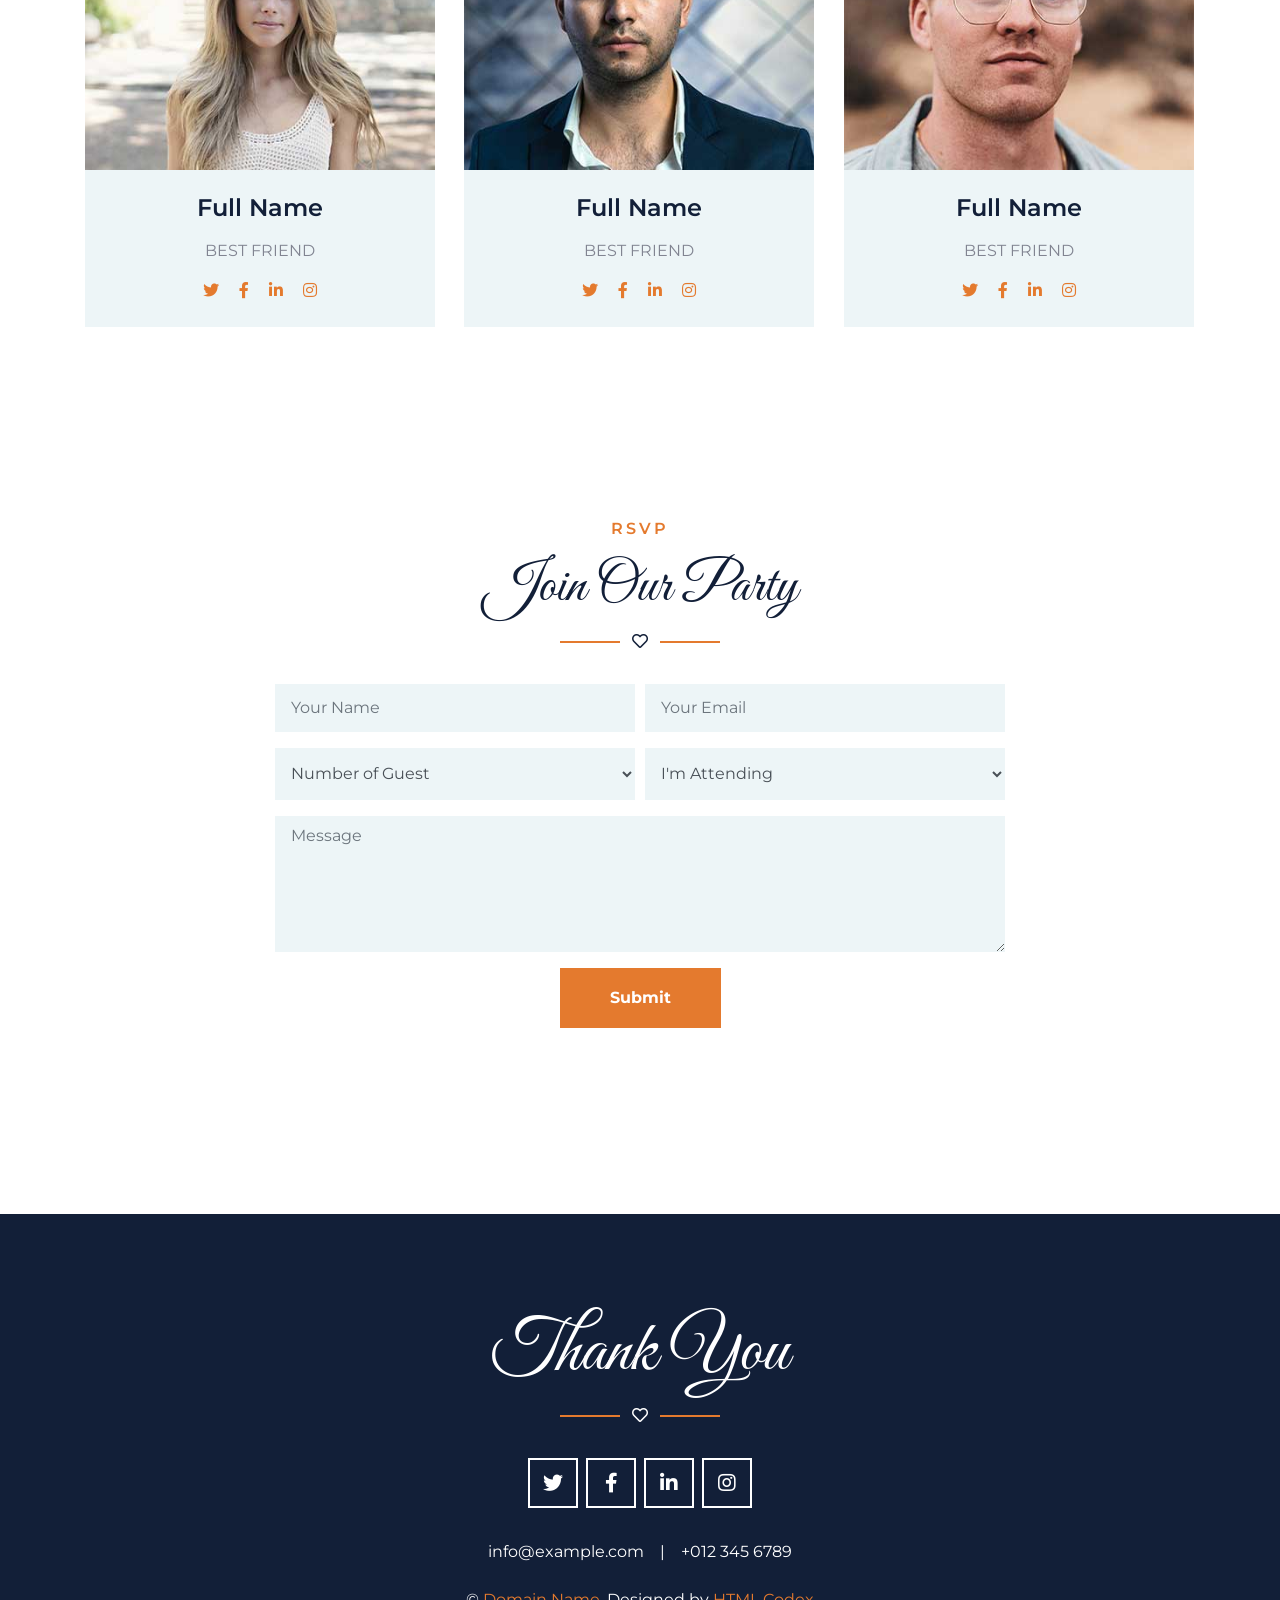
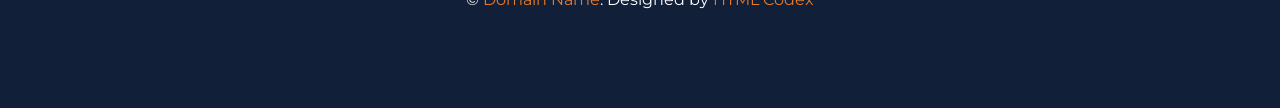
<file: templete web/Lagna/free-wedding-website-template/index.html>
<!DOCTYPE html>
<html lang="en">

<head>
    <meta charset="utf-8">
    <title>Jack & Rose - Free Wedding Website Template</title>
    <meta content="width=device-width, initial-scale=1.0" name="viewport">
    <meta content="Free HTML Templates" name="keywords">
    <meta content="Free HTML Templates" name="description">

    <!-- Favicon -->
    <link href="img/favicon.ico" rel="icon">

    <!-- Google Web Fonts -->
    <link rel="preconnect" href="https://fonts.gstatic.com">
    <link href="https://fonts.googleapis.com/css2?family=Great+Vibes&family=Montserrat:wght@400;600&display=swap" rel="stylesheet"> 

    <!-- Font Awesome -->
    <link href="https://cdnjs.cloudflare.com/ajax/libs/font-awesome/5.10.0/css/all.min.css" rel="stylesheet">

    <!-- Libraries Stylesheet -->
    <link href="lib/owlcarousel/assets/owl.carousel.min.css" rel="stylesheet">
    <link href="lib/lightbox/css/lightbox.min.css" rel="stylesheet">

    <!-- Customized Bootstrap Stylesheet -->
    <link href="css/style.css" rel="stylesheet">
</head>

<body data-spy="scroll" data-target=".navbar" data-offset="51">
    <!-- Navbar Start -->
    <nav class="navbar fixed-top shadow-sm navbar-expand-lg bg-dark navbar-dark py-3 py-lg-0 px-lg-5">
        <a href="index.html" class="navbar-brand d-block d-lg-none">
            <h1 class="font-secondary text-white mb-n2">Jack <span class="text-primary">&</span> Rose</h1>
        </a>
        <button type="button" class="navbar-toggler" data-toggle="collapse" data-target="#navbarCollapse">
            <span class="navbar-toggler-icon"></span>
        </button>
        <div class="collapse navbar-collapse justify-content-between" id="navbarCollapse">
            <div class="navbar-nav ml-auto py-0">
                <a href="#home" class="nav-item nav-link active">Home</a>
                <a href="#about" class="nav-item nav-link">About</a>
                <a href="#story" class="nav-item nav-link">Story</a>
                <a href="#gallery" class="nav-item nav-link">Gallery</a>
            </div>
            <a href="index.html" class="navbar-brand mx-5 d-none d-lg-block">
                <h1 class="font-secondary text-white mb-n2">Jack <span class="text-primary">&</span> Rose</h1>
            </a>
            <div class="navbar-nav mr-auto py-0">
                <a href="#family" class="nav-item nav-link">Family</a>
                <a href="#event" class="nav-item nav-link">Event</a>
                <a href="#rsvp" class="nav-item nav-link">RSVP</a>
                <a href="#contact" class="nav-item nav-link">Contact</a>
            </div>
        </div>
    </nav>
    <!-- Navbar End -->


    <!-- Carousel Start -->
    <div class="container-fluid p-0 mb-5 pb-5" id="home">
        <div id="header-carousel" class="carousel slide carousel-fade" data-ride="carousel">
            <div class="carousel-inner">
                <div class="carousel-item position-relative active" style="height: 100vh; min-height: 400px;">
                    <img class="position-absolute w-100 h-100" src="img/carousel-1.jpg" style="object-fit: cover;">
                    <div class="carousel-caption d-flex flex-column align-items-center justify-content-center">
                        <div class="p-3" style="max-width: 900px;">
                            <h1 class="display-1 font-secondary text-white mt-n3 mb-md-4">Jack & Rose</h1>
                            <div class="d-inline-block border-top border-bottom border-light py-3 px-4">
                                <h3 class="text-uppercase font-weight-normal text-white m-0" style="letter-spacing: 2px;">We're getting married</h3>
                            </div>
                            <button type="button" class="btn-play mx-auto" data-toggle="modal"
                                data-src="https://www.youtube.com/embed/DWRcNpR6Kdc" data-target="#videoModal">
                                <span></span>
                            </button>
                        </div>
                    </div>
                </div>
                <div class="carousel-item position-relative" style="height: 100vh; min-height: 400px;">
                    <img class="position-absolute w-100 h-100" src="img/carousel-2.jpg" style="object-fit: cover;">
                    <div class="carousel-caption d-flex flex-column align-items-center justify-content-center">
                        <div class="p-3" style="max-width: 900px;">
                            <h1 class="display-1 font-secondary text-white mt-n3 mb-md-4">Jack & Rose</h1>
                            <div class="d-inline-block border-top border-bottom border-light py-3 px-4">
                                <h3 class="text-uppercase font-weight-normal text-white m-0" style="letter-spacing: 2px;">We're getting married</h3>
                            </div>
                            <button type="button" class="btn-play mx-auto" data-toggle="modal"
                                data-src="https://www.youtube.com/embed/DWRcNpR6Kdc" data-target="#videoModal">
                                <span></span>
                            </button>
                        </div>
                    </div>
                </div>
            </div>
            <a class="carousel-control-prev justify-content-start" href="#header-carousel" data-slide="prev">
                <div class="btn btn-primary px-0" style="width: 68px; height: 68px;">
                    <span class="carousel-control-prev-icon mt-3"></span>
                </div>
            </a>
            <a class="carousel-control-next justify-content-end" href="#header-carousel" data-slide="next">
                <div class="btn btn-primary px-0" style="width: 68px; height: 68px;">
                    <span class="carousel-control-next-icon mt-3"></span>
                </div>
            </a>
        </div>
    </div>
    <!-- Carousel End -->


    <!-- Video Modal Start -->
    <div class="modal fade" id="videoModal" tabindex="-1" role="dialog" aria-labelledby="exampleModalLabel" aria-hidden="true">
        <div class="modal-dialog" role="document">
            <div class="modal-content">
                <div class="modal-body">
                    <button type="button" class="close" data-dismiss="modal" aria-label="Close">
                        <span aria-hidden="true">&times;</span>
                    </button>        
                    <!-- 16:9 aspect ratio -->
                    <div class="embed-responsive embed-responsive-16by9">
                        <iframe class="embed-responsive-item" src="" id="video"  allowscriptaccess="always" allow="autoplay"></iframe>
                    </div>
                </div>
            </div>
        </div>
    </div>
    <!-- Video Modal End -->


    <!-- About Start -->
    <div class="container-fluid py-5" id="about">
        <div class="container py-5">
            <div class="section-title position-relative text-center">
                <h6 class="text-uppercase text-primary mb-3" style="letter-spacing: 3px;">About</h6>
                <h1 class="font-secondary display-4">Groom & Bride</h1>
                <i class="far fa-heart text-dark"></i>
            </div>
            <div class="row m-0 mb-4 mb-md-0 pb-2 pb-md-0">
                <div class="col-md-6 p-0 text-center text-md-right">
                    <div class="h-100 d-flex flex-column justify-content-center bg-secondary p-5">
                        <h3 class="mb-3">The Groom</h3>
                        <p>Lorem elitr magna stet rebum dolores sed. Est stet labore est lorem lorem at amet sea, eos tempor rebum, labore amet ipsum sea lorem, stet rebum eirmod amet. Kasd clita kasd stet amet est dolor elitr.</p>
                        <h3 class="font-secondary font-weight-normal text-muted mb-3"><i class="fa fa-male text-primary pr-3"></i>Jack</h3>
                        <div class="position-relative">
                            <a class="btn btn-outline-primary btn-square mr-1" href="#"><i class="fab fa-twitter"></i></a>
                            <a class="btn btn-outline-primary btn-square mr-1" href="#"><i class="fab fa-facebook-f"></i></a>
                            <a class="btn btn-outline-primary btn-square mr-1" href="#"><i class="fab fa-linkedin-in"></i></a>
                            <a class="btn btn-outline-primary btn-square" href="#"><i class="fab fa-instagram"></i></a>
                        </div>
                    </div>
                </div>
                <div class="col-md-6 p-0" style="min-height: 400px;">
                    <img class="position-absolute w-100 h-100" src="img/about-1.jpg" style="object-fit: cover;">
                </div>
            </div>
            <div class="row m-0">
                <div class="col-md-6 p-0" style="min-height: 400px;">
                    <img class="position-absolute w-100 h-100" src="img/about-2.jpg" style="object-fit: cover;">
                </div>
                <div class="col-md-6 p-0 text-center text-md-left">
                    <div class="h-100 d-flex flex-column justify-content-center bg-secondary p-5">
                        <h3 class="mb-3">The Bride</h3>
                        <p>Lorem elitr magna stet rebum dolores sed. Est stet labore est lorem lorem at amet sea, eos tempor rebum, labore amet ipsum sea lorem, stet rebum eirmod amet. Kasd clita kasd stet amet est dolor elitr.</p>
                        <h3 class="font-secondary font-weight-normal text-muted mb-3"><i class="fa fa-female text-primary pr-3"></i>Rose</h3>
                        <div class="position-relative">
                            <a class="btn btn-outline-primary btn-square mr-1" href="#"><i class="fab fa-instagram"></i></a>
                            <a class="btn btn-outline-primary btn-square mr-1" href="#"><i class="fab fa-facebook-f"></i></a>
                            <a class="btn btn-outline-primary btn-square mr-1" href="#"><i class="fab fa-linkedin-in"></i></a>
                            <a class="btn btn-outline-primary btn-square" href="#"><i class="fab fa-instagram"></i></a>
                        </div>
                    </div>
                </div>
            </div>
        </div>
    </div>
    <!-- About End -->


    <!-- Story Start -->
    <div class="container-fluid py-5" id="story">
        <div class="container pt-5 pb-3">
            <div class="section-title position-relative text-center">
                <h6 class="text-uppercase text-primary mb-3" style="letter-spacing: 3px;">Story</h6>
                <h1 class="font-secondary display-4">Our Love Story</h1>
                <i class="far fa-heart text-dark"></i>
            </div>
            <div class="container timeline position-relative p-0">
                <div class="row">
                    <div class="col-md-6 text-center text-md-right">
                        <img class="img-fluid mr-md-3" src="img/story-1.jpg" alt="">
                    </div>
                    <div class="col-md-6 text-center text-md-left">
                        <div class="h-100 d-flex flex-column justify-content-center bg-secondary p-4 ml-md-3">
                            <h4 class="mb-2">First Meet</h4>
                            <p class="text-uppercase mb-2">01 Jan 2050</p>
                            <p class="m-0">Lorem elitr magna stet rebum dolores sed. Est stet labore est lorem lorem at amet sea, eos tempor rebum, labore amet ipsum sea lorem, stet rebum eirmod amet. Kasd clita kasd stet amet est dolor elitr.</p>
                        </div>
                    </div>
                </div>
                <div class="row">
                    <div class="col-md-6 text-center text-md-right">
                        <div class="h-100 d-flex flex-column justify-content-center bg-secondary p-4 mr-md-3">
                            <h4 class="mb-2">First Date</h4>
                            <p class="text-uppercase mb-2">01 Jan 2050</p>
                            <p class="m-0">Lorem elitr magna stet rebum dolores sed. Est stet labore est lorem lorem at amet sea, eos tempor rebum, labore amet ipsum sea lorem, stet rebum eirmod amet. Kasd clita kasd stet amet est dolor elitr.</p>
                        </div>
                    </div>
                    <div class="col-md-6 text-center text-md-left">
                        <img class="img-fluid ml-md-3" src="img/story-2.jpg" alt="">
                    </div>
                </div>
                <div class="row">
                    <div class="col-md-6 text-center text-md-right">
                        <img class="img-fluid mr-md-3" src="img/story-3.jpg" alt="">
                    </div>
                    <div class="col-md-6 text-center text-md-left">
                        <div class="h-100 d-flex flex-column justify-content-center bg-secondary p-4 ml-md-3">
                            <h4 class="mb-2">Proposal</h4>
                            <p class="text-uppercase mb-2">01 Jan 2050</p>
                            <p class="m-0">Lorem elitr magna stet rebum dolores sed. Est stet labore est lorem lorem at amet sea, eos tempor rebum, labore amet ipsum sea lorem, stet rebum eirmod amet. Kasd clita kasd stet amet est dolor elitr.</p>
                        </div>
                    </div>
                </div>
                <div class="row">
                    <div class="col-md-6 text-center text-md-right">
                        <div class="h-100 d-flex flex-column justify-content-center bg-secondary p-4 mr-md-3">
                            <h4 class="mb-2">Enagagement</h4>
                            <p class="text-uppercase mb-2">01 Jan 2050</p>
                            <p class="m-0">Lorem elitr magna stet rebum dolores sed. Est stet labore est lorem lorem at amet sea, eos tempor rebum, labore amet ipsum sea lorem, stet rebum eirmod amet. Kasd clita kasd stet amet est dolor elitr.</p>
                        </div>
                    </div>
                    <div class="col-md-6 text-center text-md-left">
                        <img class="img-fluid ml-md-3" src="img/story-4.jpg" alt="">
                    </div>
                </div>
            </div>
        </div>
    </div>
    <!-- Story End -->


    <!-- Gallery Start -->
    <div class="container-fluid bg-gallery" id="gallery" style="padding: 120px 0; margin: 90px 0;">
        <div class="section-title position-relative text-center" style="margin-bottom: 120px;">
            <h6 class="text-uppercase text-primary mb-3" style="letter-spacing: 3px;">Gallery</h6>
            <h1 class="font-secondary display-4 text-white">Our Photo Gallery</h1>
            <i class="far fa-heart text-white"></i>
        </div>
        <div class="owl-carousel gallery-carousel">
            <div class="gallery-item">
                <img class="img-fluid w-100" src="img/gallery-1.jpg" alt="">
                <a href="img/gallery-1.jpg" data-lightbox="gallery">
                    <i class="fa fa-2x fa-plus text-white"></i>
                </a>
            </div>
            <div class="gallery-item">
                <img class="img-fluid w-100" src="img/gallery-2.jpg" alt="">
                <a href="img/gallery-2.jpg" data-lightbox="gallery">
                    <i class="fa fa-2x fa-plus text-white"></i>
                </a>
            </div>
            <div class="gallery-item">
                <img class="img-fluid w-100" src="img/gallery-3.jpg" alt="">
                <a href="img/gallery-3.jpg" data-lightbox="gallery">
                    <i class="fa fa-2x fa-plus text-white"></i>
                </a>
            </div>
            <div class="gallery-item">
                <img class="img-fluid w-100" src="img/gallery-4.jpg" alt="">
                <a href="img/gallery-4.jpg" data-lightbox="gallery">
                    <i class="fa fa-2x fa-plus text-white"></i>
                </a>
            </div>
            <div class="gallery-item">
                <img class="img-fluid w-100" src="img/gallery-5.jpg" alt="">
                <a href="img/gallery-5.jpg" data-lightbox="gallery">
                    <i class="fa fa-2x fa-plus text-white"></i>
                </a>
            </div>
            <div class="gallery-item">
                <img class="img-fluid w-100" src="img/gallery-6.jpg" alt="">
                <a href="img/gallery-6.jpg" data-lightbox="gallery">
                    <i class="fa fa-2x fa-plus text-white"></i>
                </a>
            </div>
        </div>
    </div>
    <!-- Gallery End -->


    <!-- Event Start -->
    <div class="container-fluid py-5" id="event">
        <div class="container py-5">
            <div class="section-title position-relative text-center">
                <h6 class="text-uppercase text-primary mb-3" style="letter-spacing: 3px;">Event</h6>
                <h1 class="font-secondary display-4">Our Wedding Event</h1>
                <i class="far fa-heart text-dark"></i>
            </div>
            <div class="row justify-content-center">
                <div class="col-md-6 text-center">
                    <h5 class="font-weight-normal text-muted mb-3 pb-3">Clita ipsum aliquyam dolor diam dolores elitr nonumy. Rebum sea vero ipsum eirmod tempor kasd. Diam amet lorem erat eos sit lorem elitr justo</h5>
                </div>
            </div>
            <div class="row">
                <div class="col-md-6 border-right border-primary">
                    <div class="text-center text-md-right mr-md-3 mb-4 mb-md-0">
                        <img class="img-fluid mb-4" src="img/event-1.jpg" alt="">
                        <h4 class="mb-3">The Reception</h4>
                        <p class="mb-2">123 Street, New York, USA</p>
                        <p class="mb-0">12:00AM - 13:00PM</p>
                    </div>
                </div>
                <div class="col-md-6">
                    <div class="text-center text-md-left ml-md-3">
                        <img class="img-fluid mb-4" src="img/event-2.jpg" alt="">
                        <h4 class="mb-3">Wedding Party</h4>
                        <p class="mb-2">123 Street, New York, USA</p>
                        <p class="mb-0">12:00AM - 13:00PM</p>
                    </div>
                </div>
            </div>
        </div>
    </div>
    <!-- Event End -->


    <!-- Friends & Family Start -->
    <div class="container-fluid py-5" id="family">
        <div class="container pt-5 pb-3">
            <div class="section-title position-relative text-center">
                <h6 class="text-uppercase text-primary mb-3" style="letter-spacing: 3px;">Friends & Family</h6>
                <h1 class="font-secondary display-4">Groomsmen & Bridesmaid</h1>
                <i class="far fa-heart text-dark"></i>
            </div>
            <div class="row">
                <div class="col-12 text-center mb-2">
                    <ul class="list-inline mb-4" id="portfolio-flters">
                        <li class="btn btn-outline-primary font-weight-bold m-1 py-2 px-4" data-filter=".first">Groomsmen</li>
                        <li class="btn btn-outline-primary font-weight-bold m-1 py-2 px-4" data-filter=".second">Bridesmaid</li>
                    </ul>
                </div>
            </div>
            <div class="row portfolio-container">
                <div class="col-lg-4 col-md-6 mb-4 portfolio-item first">
                    <div class="position-relative mb-2">
                        <img class="img-fluid w-100" src="img/groomsmen-1.jpg" alt="">
                        <div class="bg-secondary text-center p-4">
                            <h4 class="mb-3">Full Name</h4>
                            <p class="text-uppercase">Best Friend</p>
                            <div class="d-inline-block">
                                <a class="mx-2" href="#"><i class="fab fa-twitter"></i></a>
                                <a class="mx-2" href="#"><i class="fab fa-facebook-f"></i></a>
                                <a class="mx-2" href="#"><i class="fab fa-linkedin-in"></i></a>
                                <a class="mx-2" href="#"><i class="fab fa-instagram"></i></a>
                            </div>
                        </div>
                    </div>
                </div>
                <div class="col-lg-4 col-md-6 mb-4 portfolio-item second">
                    <div class="position-relative mb-2">
                        <img class="img-fluid w-100" src="img/bridesmaid-1.jpg" alt="">
                        <div class="bg-secondary text-center p-4">
                            <h4 class="mb-3">Full Name</h4>
                            <p class="text-uppercase">Best Friend</p>
                            <div class="d-inline-block">
                                <a class="mx-2" href="#"><i class="fab fa-twitter"></i></a>
                                <a class="mx-2" href="#"><i class="fab fa-facebook-f"></i></a>
                                <a class="mx-2" href="#"><i class="fab fa-linkedin-in"></i></a>
                                <a class="mx-2" href="#"><i class="fab fa-instagram"></i></a>
                            </div>
                        </div>
                    </div>
                </div>
                <div class="col-lg-4 col-md-6 mb-4 portfolio-item first">
                    <div class="position-relative mb-2">
                        <img class="img-fluid w-100" src="img/groomsmen-2.jpg" alt="">
                        <div class="bg-secondary text-center p-4">
                            <h4 class="mb-3">Full Name</h4>
                            <p class="text-uppercase">Best Friend</p>
                            <div class="d-inline-block">
                                <a class="mx-2" href="#"><i class="fab fa-twitter"></i></a>
                                <a class="mx-2" href="#"><i class="fab fa-facebook-f"></i></a>
                                <a class="mx-2" href="#"><i class="fab fa-linkedin-in"></i></a>
                                <a class="mx-2" href="#"><i class="fab fa-instagram"></i></a>
                            </div>
                        </div>
                    </div>
                </div>
                <div class="col-lg-4 col-md-6 mb-4 portfolio-item second">
                    <div class="position-relative mb-2">
                        <img class="img-fluid w-100" src="img/bridesmaid-2.jpg" alt="">
                        <div class="bg-secondary text-center p-4">
                            <h4 class="mb-3">Full Name</h4>
                            <p class="text-uppercase">Best Friend</p>
                            <div class="d-inline-block">
                                <a class="mx-2" href="#"><i class="fab fa-twitter"></i></a>
                                <a class="mx-2" href="#"><i class="fab fa-facebook-f"></i></a>
                                <a class="mx-2" href="#"><i class="fab fa-linkedin-in"></i></a>
                                <a class="mx-2" href="#"><i class="fab fa-instagram"></i></a>
                            </div>
                        </div>
                    </div>
                </div>
                <div class="col-lg-4 col-md-6 mb-4 portfolio-item first">
                    <div class="position-relative mb-2">
                        <img class="img-fluid w-100" src="img/groomsmen-3.jpg" alt="">
                        <div class="bg-secondary text-center p-4">
                            <h4 class="mb-3">Full Name</h4>
                            <p class="text-uppercase">Best Friend</p>
                            <div class="d-inline-block">
                                <a class="mx-2" href="#"><i class="fab fa-twitter"></i></a>
                                <a class="mx-2" href="#"><i class="fab fa-facebook-f"></i></a>
                                <a class="mx-2" href="#"><i class="fab fa-linkedin-in"></i></a>
                                <a class="mx-2" href="#"><i class="fab fa-instagram"></i></a>
                            </div>
                        </div>
                    </div>
                </div>
                <div class="col-lg-4 col-md-6 mb-4 portfolio-item second">
                    <div class="position-relative mb-2">
                        <img class="img-fluid w-100" src="img/bridesmaid-3.jpg" alt="">
                        <div class="bg-secondary text-center p-4">
                            <h4 class="mb-3">Full Name</h4>
                            <p class="text-uppercase">Best Friend</p>
                            <div class="d-inline-block">
                                <a class="mx-2" href="#"><i class="fab fa-twitter"></i></a>
                                <a class="mx-2" href="#"><i class="fab fa-facebook-f"></i></a>
                                <a class="mx-2" href="#"><i class="fab fa-linkedin-in"></i></a>
                                <a class="mx-2" href="#"><i class="fab fa-instagram"></i></a>
                            </div>
                        </div>
                    </div>
                </div>
            </div>
        </div>
    </div>
    <!-- Friends & Family End -->


    <!-- RSVP Start -->
    <div class="container-fluid py-5" id="rsvp">
        <div class="container py-5">
            <div class="section-title position-relative text-center">
                <h6 class="text-uppercase text-primary mb-3" style="letter-spacing: 3px;">RSVP</h6>
                <h1 class="font-secondary display-4">Join Our Party</h1>
                <i class="far fa-heart text-dark"></i>
            </div>
            <div class="row justify-content-center">
                <div class="col-lg-8">
                    <div class="text-center">
                        <form>
                            <div class="form-row">
                                <div class="form-group col-sm-6">
                                    <input type="text" class="form-control bg-secondary border-0 py-4 px-3" placeholder="Your Name"/>
                                </div>
                                <div class="form-group col-sm-6">
                                    <input type="email" class="form-control bg-secondary border-0 py-4 px-3" placeholder="Your Email"/>
                                </div>
                            </div>
                            <div class="form-row">
                                <div class="form-group col-sm-6">
                                    <select class="form-control bg-secondary border-0" style="height: 52px;">
                                        <option>Number of Guest</option>
                                        <option>1</option>
                                        <option>2</option>
                                        <option>3</option>
                                        <option>4</option>
                                    </select>
                                </div>
                                <div class="form-group col-sm-6">
                                    <select class="form-control bg-secondary border-0" style="height: 52px;">
                                        <option>I'm Attending</option>
                                        <option>All Events</option>
                                        <option>Wedding Party</option>
                                    </select>
                                </div>
                            </div>
                            <div class="form-group">
                                <textarea class="form-control bg-secondary border-0 py-2 px-3" rows="5" placeholder="Message" required="required"></textarea>
                            </div>
                            <div>
                                <button class="btn btn-primary font-weight-bold py-3 px-5" type="submit">Submit</button>
                            </div>
                        </form>
                    </div>
                </div>
            </div>
        </div>
    </div>
    <!-- RSVP End -->


    <!-- Footer Start -->
    <div class="container-fluid bg-dark text-white py-5" id="contact" style="margin-top: 90px;">
        <div class="container text-center py-5">
            <div class="section-title position-relative text-center">
                <h1 class="font-secondary display-3 text-white">Thank You</h1>
                <i class="far fa-heart text-white"></i>
            </div>
            <div class="d-flex justify-content-center mb-4">
                <a class="btn btn-lg btn-outline-light btn-lg-square mr-2" href="#"><i class="fab fa-twitter"></i></a>
                <a class="btn btn-lg btn-outline-light btn-lg-square mr-2" href="#"><i class="fab fa-facebook-f"></i></a>
                <a class="btn btn-lg btn-outline-light btn-lg-square mr-2" href="#"><i class="fab fa-linkedin-in"></i></a>
                <a class="btn btn-lg btn-outline-light btn-lg-square" href="#"><i class="fab fa-instagram"></i></a>
            </div>
            <div class="d-flex justify-content-center py-2">
                <p class="text-white" href="#">info@example.com</p>
                <span class="px-3">|</span>
                <p class="text-white" href="#">+012 345 6789</p>
            </div>
            <p class="m-0">&copy; <a class="text-primary" href="#">Domain Name</a>. Designed by <a class="text-primary" href="https://htmlcodex.com">HTML Codex</a>
            </p>
        </div>
    </div>
    <!-- Footer End -->


    <!-- Scroll to Bottom -->
    <i class="fa fa-2x fa-angle-down text-white scroll-to-bottom"></i>

    <!-- Back to Top -->
    <a href="#" class="btn btn-lg btn-outline-primary btn-lg-square back-to-top"><i class="fa fa-angle-double-up"></i></a>


    <!-- JavaScript Libraries -->
    <script src="https://code.jquery.com/jquery-3.4.1.min.js"></script>
    <script src="https://stackpath.bootstrapcdn.com/bootstrap/4.4.1/js/bootstrap.bundle.min.js"></script>
    <script src="lib/easing/easing.min.js"></script>
    <script src="lib/waypoints/waypoints.min.js"></script>
    <script src="lib/owlcarousel/owl.carousel.min.js"></script>
    <script src="lib/isotope/isotope.pkgd.min.js"></script>
    <script src="lib/lightbox/js/lightbox.min.js"></script>

    <!-- Template Javascript -->
    <script src="js/main.js"></script>
</body>

</html>
</file>
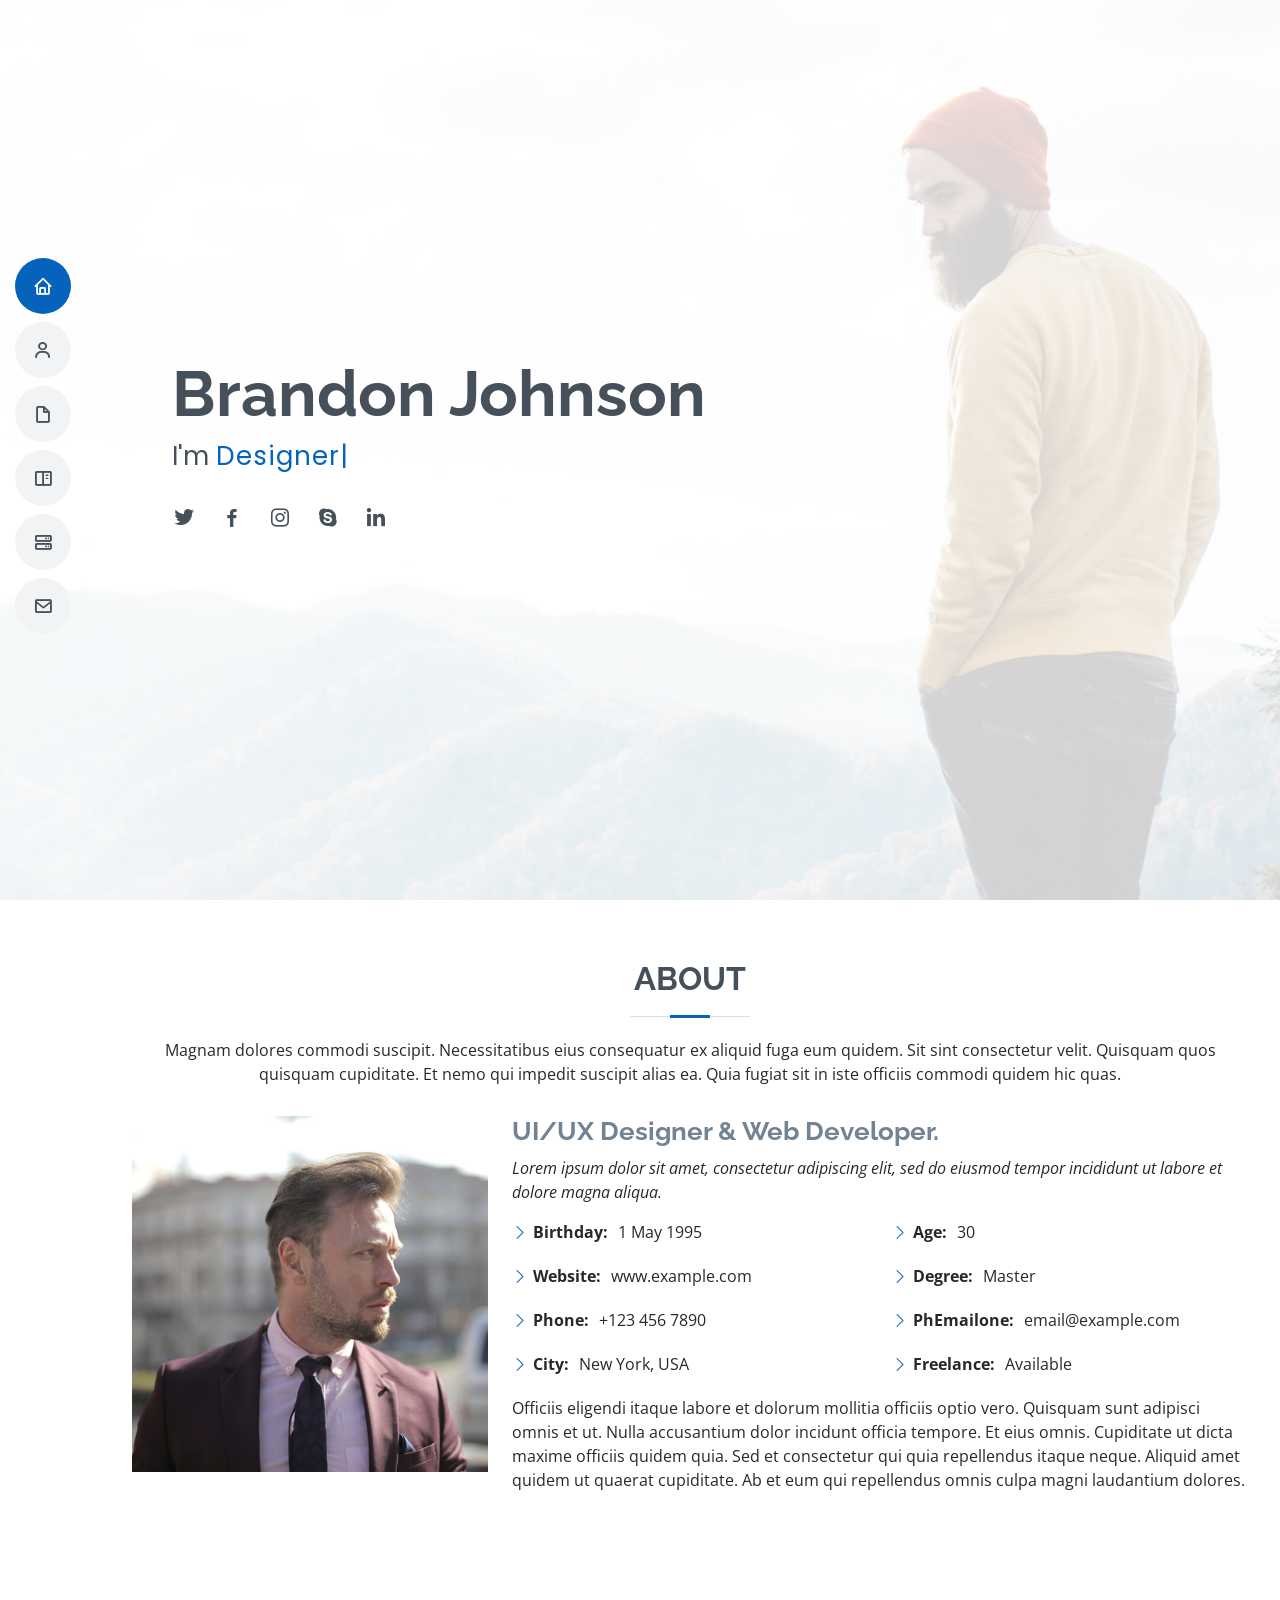
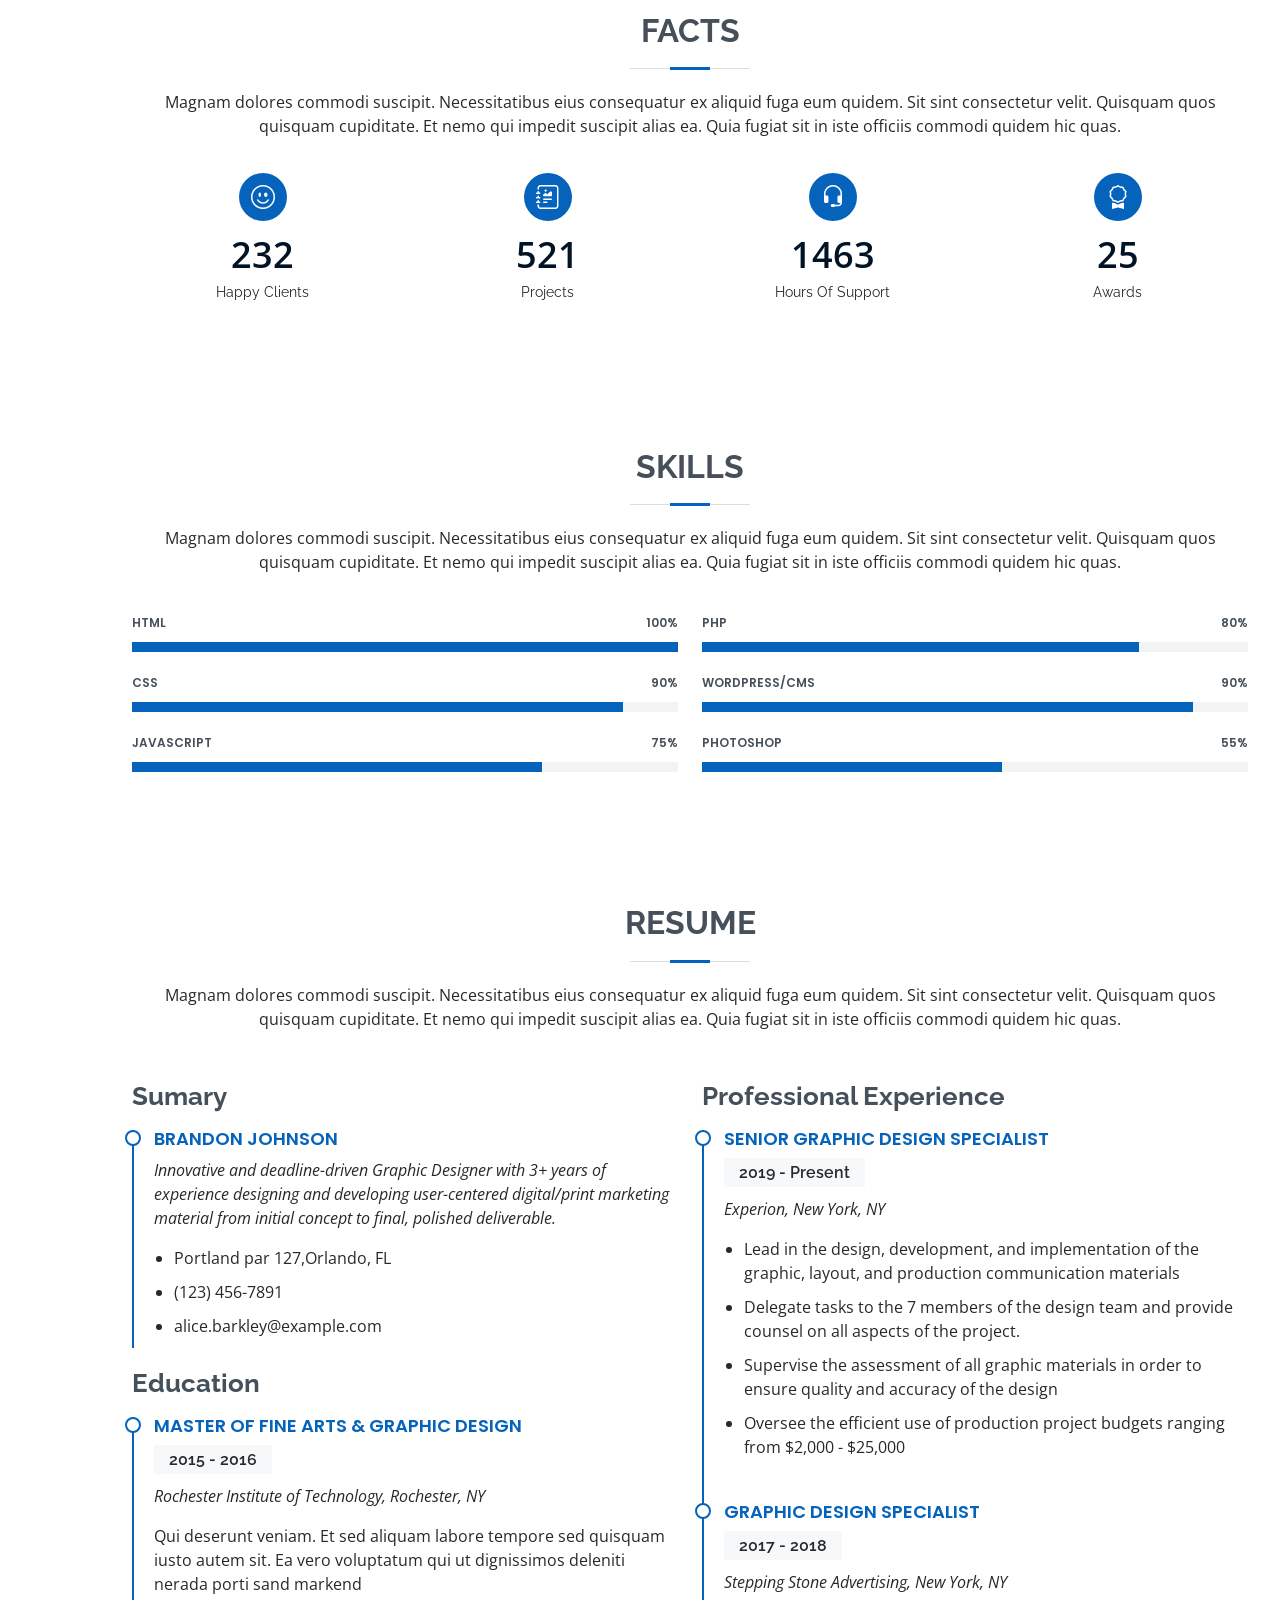
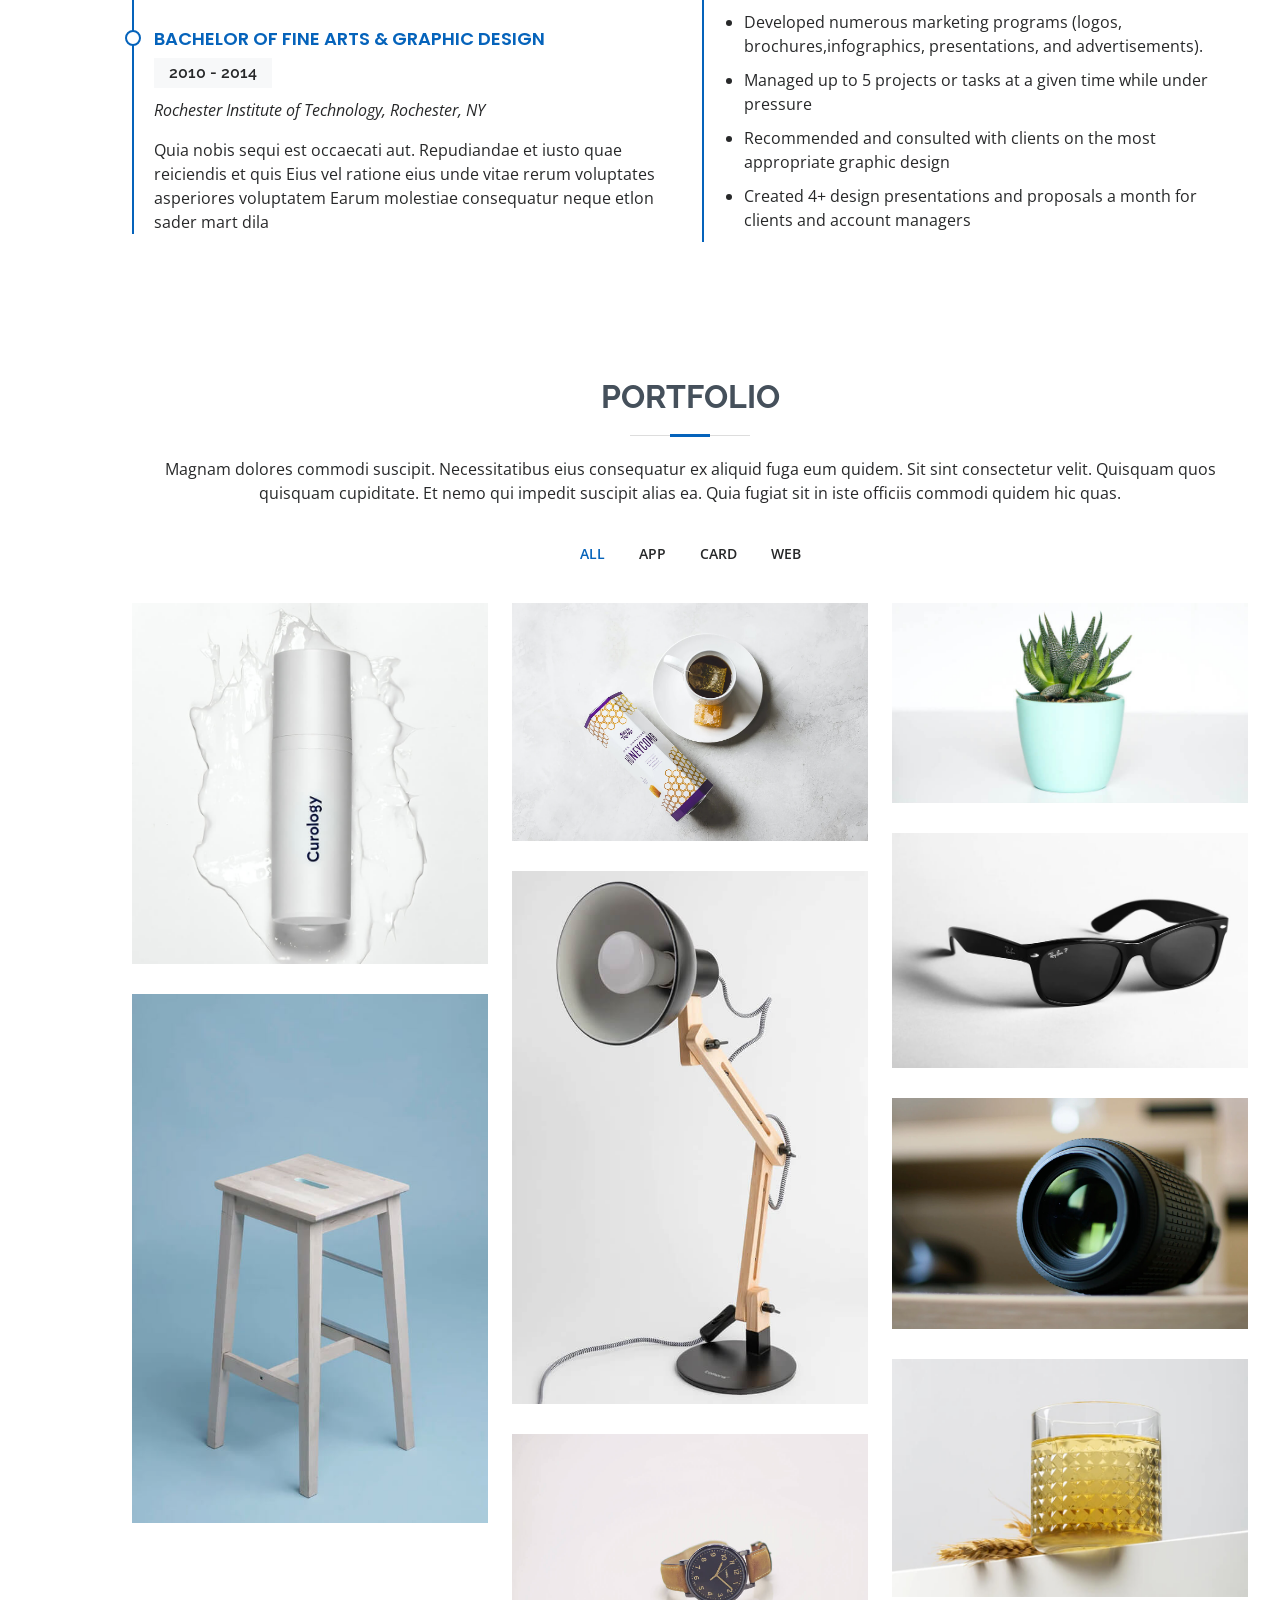
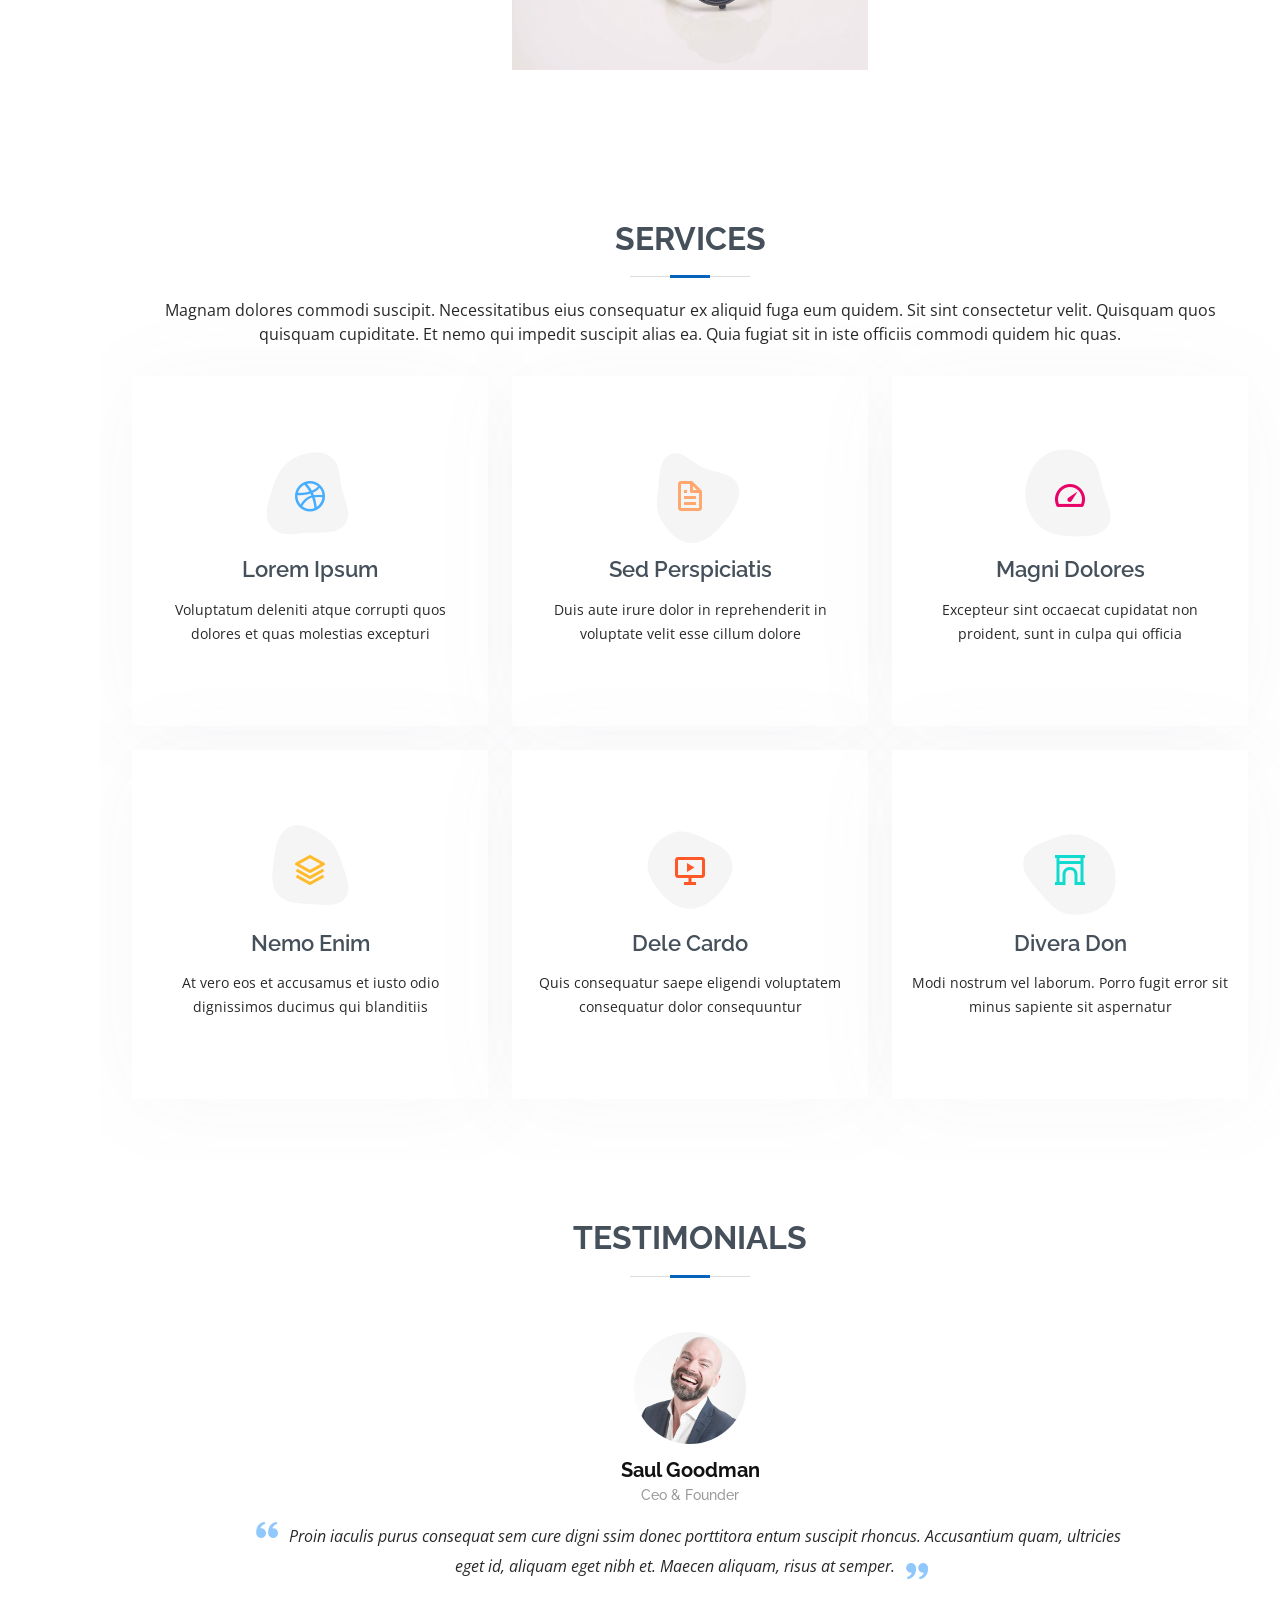
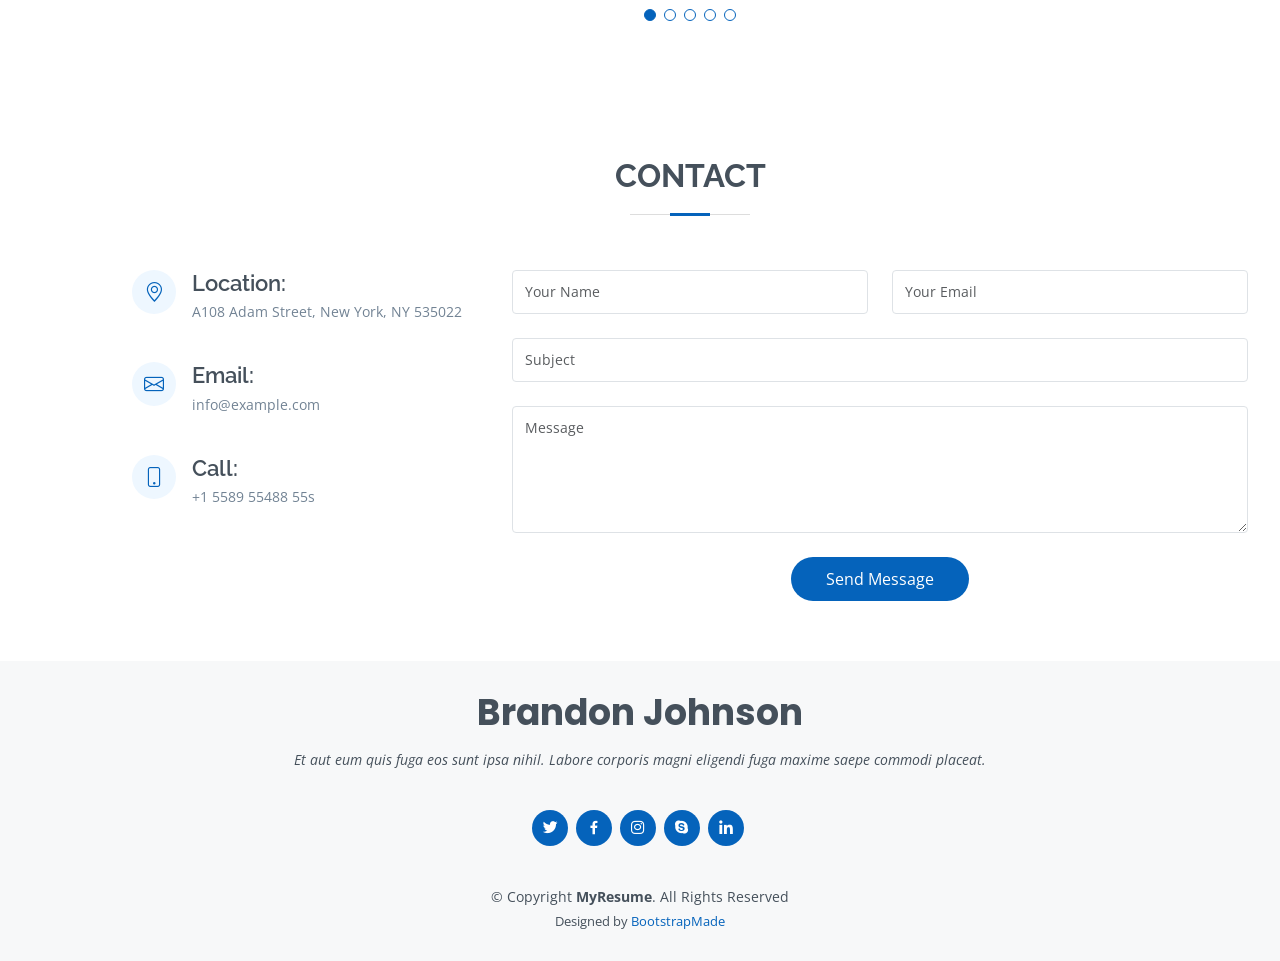
<file: templete web/MyResume/MyResume/index.html>
<!DOCTYPE html>
<html lang="en">

<head>
  <meta charset="utf-8">
  <meta content="width=device-width, initial-scale=1.0" name="viewport">

  <title>MyResume Bootstrap Template - Index</title>
  <meta content="" name="description">
  <meta content="" name="keywords">

  <!-- Favicons -->
  <link href="assets/img/favicon.png" rel="icon">
  <link href="assets/img/apple-touch-icon.png" rel="apple-touch-icon">

  <!-- Google Fonts -->
  <link href="https://fonts.googleapis.com/css?family=Open+Sans:300,300i,400,400i,600,600i,700,700i|Raleway:300,300i,400,400i,500,500i,600,600i,700,700i|Poppins:300,300i,400,400i,500,500i,600,600i,700,700i" rel="stylesheet">

  <!-- Vendor CSS Files -->
  <link href="assets/vendor/aos/aos.css" rel="stylesheet">
  <link href="assets/vendor/bootstrap/css/bootstrap.min.css" rel="stylesheet">
  <link href="assets/vendor/bootstrap-icons/bootstrap-icons.css" rel="stylesheet">
  <link href="assets/vendor/boxicons/css/boxicons.min.css" rel="stylesheet">
  <link href="assets/vendor/glightbox/css/glightbox.min.css" rel="stylesheet">
  <link href="assets/vendor/swiper/swiper-bundle.min.css" rel="stylesheet">

  <!-- Template Main CSS File -->
  <link href="assets/css/style.css" rel="stylesheet">

  <!-- =======================================================
  * Template Name: MyResume
  * Updated: Jul 27 2023 with Bootstrap v5.3.1
  * Template URL: https://bootstrapmade.com/free-html-bootstrap-template-my-resume/
  * Author: BootstrapMade.com
  * License: https://bootstrapmade.com/license/
  ======================================================== -->
</head>

<body>

  <!-- ======= Mobile nav toggle button ======= -->
  <!-- <button type="button" class="mobile-nav-toggle d-xl-none"><i class="bi bi-list mobile-nav-toggle"></i></button> -->
  <i class="bi bi-list mobile-nav-toggle d-lg-none"></i>
  <!-- ======= Header ======= -->
  <header id="header" class="d-flex flex-column justify-content-center">

    <nav id="navbar" class="navbar nav-menu">
      <ul>
        <li><a href="#hero" class="nav-link scrollto active"><i class="bx bx-home"></i> <span>Home</span></a></li>
        <li><a href="#about" class="nav-link scrollto"><i class="bx bx-user"></i> <span>About</span></a></li>
        <li><a href="#resume" class="nav-link scrollto"><i class="bx bx-file-blank"></i> <span>Resume</span></a></li>
        <li><a href="#portfolio" class="nav-link scrollto"><i class="bx bx-book-content"></i> <span>Portfolio</span></a></li>
        <li><a href="#services" class="nav-link scrollto"><i class="bx bx-server"></i> <span>Services</span></a></li>
        <li><a href="#contact" class="nav-link scrollto"><i class="bx bx-envelope"></i> <span>Contact</span></a></li>
      </ul>
    </nav><!-- .nav-menu -->

  </header><!-- End Header -->

  <!-- ======= Hero Section ======= -->
  <section id="hero" class="d-flex flex-column justify-content-center">
    <div class="container" data-aos="zoom-in" data-aos-delay="100">
      <h1>Brandon Johnson</h1>
      <p>I'm <span class="typed" data-typed-items="Designer, Developer, Freelancer, Photographer"></span></p>
      <div class="social-links">
        <a href="#" class="twitter"><i class="bx bxl-twitter"></i></a>
        <a href="#" class="facebook"><i class="bx bxl-facebook"></i></a>
        <a href="#" class="instagram"><i class="bx bxl-instagram"></i></a>
        <a href="#" class="google-plus"><i class="bx bxl-skype"></i></a>
        <a href="#" class="linkedin"><i class="bx bxl-linkedin"></i></a>
      </div>
    </div>
  </section><!-- End Hero -->

  <main id="main">

    <!-- ======= About Section ======= -->
    <section id="about" class="about">
      <div class="container" data-aos="fade-up">

        <div class="section-title">
          <h2>About</h2>
          <p>Magnam dolores commodi suscipit. Necessitatibus eius consequatur ex aliquid fuga eum quidem. Sit sint consectetur velit. Quisquam quos quisquam cupiditate. Et nemo qui impedit suscipit alias ea. Quia fugiat sit in iste officiis commodi quidem hic quas.</p>
        </div>

        <div class="row">
          <div class="col-lg-4">
            <img src="assets/img/profile-img.jpg" class="img-fluid" alt="">
          </div>
          <div class="col-lg-8 pt-4 pt-lg-0 content">
            <h3>UI/UX Designer &amp; Web Developer.</h3>
            <p class="fst-italic">
              Lorem ipsum dolor sit amet, consectetur adipiscing elit, sed do eiusmod tempor incididunt ut labore et dolore
              magna aliqua.
            </p>
            <div class="row">
              <div class="col-lg-6">
                <ul>
                  <li><i class="bi bi-chevron-right"></i> <strong>Birthday:</strong> <span>1 May 1995</span></li>
                  <li><i class="bi bi-chevron-right"></i> <strong>Website:</strong> <span>www.example.com</span></li>
                  <li><i class="bi bi-chevron-right"></i> <strong>Phone:</strong> <span>+123 456 7890</span></li>
                  <li><i class="bi bi-chevron-right"></i> <strong>City:</strong> <span>New York, USA</span></li>
                </ul>
              </div>
              <div class="col-lg-6">
                <ul>
                  <li><i class="bi bi-chevron-right"></i> <strong>Age:</strong> <span>30</span></li>
                  <li><i class="bi bi-chevron-right"></i> <strong>Degree:</strong> <span>Master</span></li>
                  <li><i class="bi bi-chevron-right"></i> <strong>PhEmailone:</strong> <span>email@example.com</span></li>
                  <li><i class="bi bi-chevron-right"></i> <strong>Freelance:</strong> <span>Available</span></li>
                </ul>
              </div>
            </div>
            <p>
              Officiis eligendi itaque labore et dolorum mollitia officiis optio vero. Quisquam sunt adipisci omnis et ut. Nulla accusantium dolor incidunt officia tempore. Et eius omnis.
              Cupiditate ut dicta maxime officiis quidem quia. Sed et consectetur qui quia repellendus itaque neque. Aliquid amet quidem ut quaerat cupiditate. Ab et eum qui repellendus omnis culpa magni laudantium dolores.
            </p>
          </div>
        </div>

      </div>
    </section><!-- End About Section -->

    <!-- ======= Facts Section ======= -->
    <section id="facts" class="facts">
      <div class="container" data-aos="fade-up">

        <div class="section-title">
          <h2>Facts</h2>
          <p>Magnam dolores commodi suscipit. Necessitatibus eius consequatur ex aliquid fuga eum quidem. Sit sint consectetur velit. Quisquam quos quisquam cupiditate. Et nemo qui impedit suscipit alias ea. Quia fugiat sit in iste officiis commodi quidem hic quas.</p>
        </div>

        <div class="row">

          <div class="col-lg-3 col-md-6">
            <div class="count-box">
              <i class="bi bi-emoji-smile"></i>
              <span data-purecounter-start="0" data-purecounter-end="232" data-purecounter-duration="1" class="purecounter"></span>
              <p>Happy Clients</p>
            </div>
          </div>

          <div class="col-lg-3 col-md-6 mt-5 mt-md-0">
            <div class="count-box">
              <i class="bi bi-journal-richtext"></i>
              <span data-purecounter-start="0" data-purecounter-end="521" data-purecounter-duration="1" class="purecounter"></span>
              <p>Projects</p>
            </div>
          </div>

          <div class="col-lg-3 col-md-6 mt-5 mt-lg-0">
            <div class="count-box">
              <i class="bi bi-headset"></i>
              <span data-purecounter-start="0" data-purecounter-end="1463" data-purecounter-duration="1" class="purecounter"></span>
              <p>Hours Of Support</p>
            </div>
          </div>

          <div class="col-lg-3 col-md-6 mt-5 mt-lg-0">
            <div class="count-box">
              <i class="bi bi-award"></i>
              <span data-purecounter-start="0" data-purecounter-end="25" data-purecounter-duration="1" class="purecounter"></span>
              <p>Awards</p>
            </div>
          </div>

        </div>

      </div>
    </section><!-- End Facts Section -->

    <!-- ======= Skills Section ======= -->
    <section id="skills" class="skills section-bg">
      <div class="container" data-aos="fade-up">

        <div class="section-title">
          <h2>Skills</h2>
          <p>Magnam dolores commodi suscipit. Necessitatibus eius consequatur ex aliquid fuga eum quidem. Sit sint consectetur velit. Quisquam quos quisquam cupiditate. Et nemo qui impedit suscipit alias ea. Quia fugiat sit in iste officiis commodi quidem hic quas.</p>
        </div>

        <div class="row skills-content">

          <div class="col-lg-6">

            <div class="progress">
              <span class="skill">HTML <i class="val">100%</i></span>
              <div class="progress-bar-wrap">
                <div class="progress-bar" role="progressbar" aria-valuenow="100" aria-valuemin="0" aria-valuemax="100"></div>
              </div>
            </div>

            <div class="progress">
              <span class="skill">CSS <i class="val">90%</i></span>
              <div class="progress-bar-wrap">
                <div class="progress-bar" role="progressbar" aria-valuenow="90" aria-valuemin="0" aria-valuemax="100"></div>
              </div>
            </div>

            <div class="progress">
              <span class="skill">JavaScript <i class="val">75%</i></span>
              <div class="progress-bar-wrap">
                <div class="progress-bar" role="progressbar" aria-valuenow="75" aria-valuemin="0" aria-valuemax="100"></div>
              </div>
            </div>

          </div>

          <div class="col-lg-6">

            <div class="progress">
              <span class="skill">PHP <i class="val">80%</i></span>
              <div class="progress-bar-wrap">
                <div class="progress-bar" role="progressbar" aria-valuenow="80" aria-valuemin="0" aria-valuemax="100"></div>
              </div>
            </div>

            <div class="progress">
              <span class="skill">WordPress/CMS <i class="val">90%</i></span>
              <div class="progress-bar-wrap">
                <div class="progress-bar" role="progressbar" aria-valuenow="90" aria-valuemin="0" aria-valuemax="100"></div>
              </div>
            </div>

            <div class="progress">
              <span class="skill">Photoshop <i class="val">55%</i></span>
              <div class="progress-bar-wrap">
                <div class="progress-bar" role="progressbar" aria-valuenow="55" aria-valuemin="0" aria-valuemax="100"></div>
              </div>
            </div>

          </div>

        </div>

      </div>
    </section><!-- End Skills Section -->

    <!-- ======= Resume Section ======= -->
    <section id="resume" class="resume">
      <div class="container" data-aos="fade-up">

        <div class="section-title">
          <h2>Resume</h2>
          <p>Magnam dolores commodi suscipit. Necessitatibus eius consequatur ex aliquid fuga eum quidem. Sit sint consectetur velit. Quisquam quos quisquam cupiditate. Et nemo qui impedit suscipit alias ea. Quia fugiat sit in iste officiis commodi quidem hic quas.</p>
        </div>

        <div class="row">
          <div class="col-lg-6">
            <h3 class="resume-title">Sumary</h3>
            <div class="resume-item pb-0">
              <h4>Brandon Johnson</h4>
              <p><em>Innovative and deadline-driven Graphic Designer with 3+ years of experience designing and developing user-centered digital/print marketing material from initial concept to final, polished deliverable.</em></p>
              <ul>
                <li>Portland par 127,Orlando, FL</li>
                <li>(123) 456-7891</li>
                <li>alice.barkley@example.com</li>
              </ul>
            </div>

            <h3 class="resume-title">Education</h3>
            <div class="resume-item">
              <h4>Master of Fine Arts &amp; Graphic Design</h4>
              <h5>2015 - 2016</h5>
              <p><em>Rochester Institute of Technology, Rochester, NY</em></p>
              <p>Qui deserunt veniam. Et sed aliquam labore tempore sed quisquam iusto autem sit. Ea vero voluptatum qui ut dignissimos deleniti nerada porti sand markend</p>
            </div>
            <div class="resume-item">
              <h4>Bachelor of Fine Arts &amp; Graphic Design</h4>
              <h5>2010 - 2014</h5>
              <p><em>Rochester Institute of Technology, Rochester, NY</em></p>
              <p>Quia nobis sequi est occaecati aut. Repudiandae et iusto quae reiciendis et quis Eius vel ratione eius unde vitae rerum voluptates asperiores voluptatem Earum molestiae consequatur neque etlon sader mart dila</p>
            </div>
          </div>
          <div class="col-lg-6">
            <h3 class="resume-title">Professional Experience</h3>
            <div class="resume-item">
              <h4>Senior graphic design specialist</h4>
              <h5>2019 - Present</h5>
              <p><em>Experion, New York, NY </em></p>
              <ul>
                <li>Lead in the design, development, and implementation of the graphic, layout, and production communication materials</li>
                <li>Delegate tasks to the 7 members of the design team and provide counsel on all aspects of the project. </li>
                <li>Supervise the assessment of all graphic materials in order to ensure quality and accuracy of the design</li>
                <li>Oversee the efficient use of production project budgets ranging from $2,000 - $25,000</li>
              </ul>
            </div>
            <div class="resume-item">
              <h4>Graphic design specialist</h4>
              <h5>2017 - 2018</h5>
              <p><em>Stepping Stone Advertising, New York, NY</em></p>
              <ul>
                <li>Developed numerous marketing programs (logos, brochures,infographics, presentations, and advertisements).</li>
                <li>Managed up to 5 projects or tasks at a given time while under pressure</li>
                <li>Recommended and consulted with clients on the most appropriate graphic design</li>
                <li>Created 4+ design presentations and proposals a month for clients and account managers</li>
              </ul>
            </div>
          </div>
        </div>

      </div>
    </section><!-- End Resume Section -->

    <!-- ======= Portfolio Section ======= -->
    <section id="portfolio" class="portfolio section-bg">
      <div class="container" data-aos="fade-up">

        <div class="section-title">
          <h2>Portfolio</h2>
          <p>Magnam dolores commodi suscipit. Necessitatibus eius consequatur ex aliquid fuga eum quidem. Sit sint consectetur velit. Quisquam quos quisquam cupiditate. Et nemo qui impedit suscipit alias ea. Quia fugiat sit in iste officiis commodi quidem hic quas.</p>
        </div>

        <div class="row">
          <div class="col-lg-12 d-flex justify-content-center" data-aos="fade-up" data-aos-delay="100">
            <ul id="portfolio-flters">
              <li data-filter="*" class="filter-active">All</li>
              <li data-filter=".filter-app">App</li>
              <li data-filter=".filter-card">Card</li>
              <li data-filter=".filter-web">Web</li>
            </ul>
          </div>
        </div>

        <div class="row portfolio-container" data-aos="fade-up" data-aos-delay="200">

          <div class="col-lg-4 col-md-6 portfolio-item filter-app">
            <div class="portfolio-wrap">
              <img src="assets/img/portfolio/portfolio-1.jpg" class="img-fluid" alt="">
              <div class="portfolio-info">
                <h4>App 1</h4>
                <p>App</p>
                <div class="portfolio-links">
                  <a href="assets/img/portfolio/portfolio-1.jpg" data-gallery="portfolioGallery" class="portfolio-lightbox" title="App 1"><i class="bx bx-plus"></i></a>
                  <a href="portfolio-details.html" class="portfolio-details-lightbox" data-glightbox="type: external" title="Portfolio Details"><i class="bx bx-link"></i></a>
                </div>
              </div>
            </div>
          </div>

          <div class="col-lg-4 col-md-6 portfolio-item filter-web">
            <div class="portfolio-wrap">
              <img src="assets/img/portfolio/portfolio-2.jpg" class="img-fluid" alt="">
              <div class="portfolio-info">
                <h4>Web 3</h4>
                <p>Web</p>
                <div class="portfolio-links">
                  <a href="assets/img/portfolio/portfolio-2.jpg" data-gallery="portfolioGallery" class="portfolio-lightbox" title="Web 3"><i class="bx bx-plus"></i></a>
                  <a href="portfolio-details.html" class="portfolio-details-lightbox" data-glightbox="type: external" title="Portfolio Details"><i class="bx bx-link"></i></a>
                </div>
              </div>
            </div>
          </div>

          <div class="col-lg-4 col-md-6 portfolio-item filter-app">
            <div class="portfolio-wrap">
              <img src="assets/img/portfolio/portfolio-3.jpg" class="img-fluid" alt="">
              <div class="portfolio-info">
                <h4>App 2</h4>
                <p>App</p>
                <div class="portfolio-links">
                  <a href="assets/img/portfolio/portfolio-3.jpg" data-gallery="portfolioGallery" class="portfolio-lightbox" title="App 2"><i class="bx bx-plus"></i></a>
                  <a href="portfolio-details.html" class="portfolio-details-lightbox" data-glightbox="type: external" title="Portfolio Details"><i class="bx bx-link"></i></a>
                </div>
              </div>
            </div>
          </div>

          <div class="col-lg-4 col-md-6 portfolio-item filter-card">
            <div class="portfolio-wrap">
              <img src="assets/img/portfolio/portfolio-4.jpg" class="img-fluid" alt="">
              <div class="portfolio-info">
                <h4>Card 2</h4>
                <p>Card</p>
                <div class="portfolio-links">
                  <a href="assets/img/portfolio/portfolio-4.jpg" data-gallery="portfolioGallery" class="portfolio-lightbox" title="Card 2"><i class="bx bx-plus"></i></a>
                  <a href="portfolio-details.html" class="portfolio-details-lightbox" data-glightbox="type: external" title="Portfolio Details"><i class="bx bx-link"></i></a>
                </div>
              </div>
            </div>
          </div>

          <div class="col-lg-4 col-md-6 portfolio-item filter-web">
            <div class="portfolio-wrap">
              <img src="assets/img/portfolio/portfolio-5.jpg" class="img-fluid" alt="">
              <div class="portfolio-info">
                <h4>Web 2</h4>
                <p>Web</p>
                <div class="portfolio-links">
                  <a href="assets/img/portfolio/portfolio-5.jpg" data-gallery="portfolioGallery" class="portfolio-lightbox" title="Web 2"><i class="bx bx-plus"></i></a>
                  <a href="portfolio-details.html" class="portfolio-details-lightbox" data-glightbox="type: external" title="Portfolio Details"><i class="bx bx-link"></i></a>
                </div>
              </div>
            </div>
          </div>

          <div class="col-lg-4 col-md-6 portfolio-item filter-app">
            <div class="portfolio-wrap">
              <img src="assets/img/portfolio/portfolio-6.jpg" class="img-fluid" alt="">
              <div class="portfolio-info">
                <h4>App 3</h4>
                <p>App</p>
                <div class="portfolio-links">
                  <a href="assets/img/portfolio/portfolio-6.jpg" data-gallery="portfolioGallery" class="portfolio-lightbox" title="App 3"><i class="bx bx-plus"></i></a>
                  <a href="portfolio-details.html" class="portfolio-details-lightbox" data-glightbox="type: external" title="Portfolio Details"><i class="bx bx-link"></i></a>
                </div>
              </div>
            </div>
          </div>

          <div class="col-lg-4 col-md-6 portfolio-item filter-card">
            <div class="portfolio-wrap">
              <img src="assets/img/portfolio/portfolio-7.jpg" class="img-fluid" alt="">
              <div class="portfolio-info">
                <h4>Card 1</h4>
                <p>Card</p>
                <div class="portfolio-links">
                  <a href="assets/img/portfolio/portfolio-7.jpg" data-gallery="portfolioGallery" class="portfolio-lightbox" title="Card 1"><i class="bx bx-plus"></i></a>
                  <a href="portfolio-details.html" class="portfolio-details-lightbox" data-glightbox="type: external" title="Portfolio Details"><i class="bx bx-link"></i></a>
                </div>
              </div>
            </div>
          </div>

          <div class="col-lg-4 col-md-6 portfolio-item filter-card">
            <div class="portfolio-wrap">
              <img src="assets/img/portfolio/portfolio-8.jpg" class="img-fluid" alt="">
              <div class="portfolio-info">
                <h4>Card 3</h4>
                <p>Card</p>
                <div class="portfolio-links">
                  <a href="assets/img/portfolio/portfolio-8.jpg" data-gallery="portfolioGallery" class="portfolio-lightbox" title="Card 3"><i class="bx bx-plus"></i></a>
                  <a href="portfolio-details.html" class="portfolio-details-lightbox" data-glightbox="type: external" title="Portfolio Details"><i class="bx bx-link"></i></a>
                </div>
              </div>
            </div>
          </div>

          <div class="col-lg-4 col-md-6 portfolio-item filter-web">
            <div class="portfolio-wrap">
              <img src="assets/img/portfolio/portfolio-9.jpg" class="img-fluid" alt="">
              <div class="portfolio-info">
                <h4>Web 3</h4>
                <p>Web</p>
                <div class="portfolio-links">
                  <a href="assets/img/portfolio/portfolio-9.jpg" data-gallery="portfolioGallery" class="portfolio-lightbox" title="Web 3"><i class="bx bx-plus"></i></a>
                  <a href="portfolio-details.html" class="portfolio-details-lightbox" data-glightbox="type: external" title="Portfolio Details"><i class="bx bx-link"></i></a>
                </div>
              </div>
            </div>
          </div>

        </div>

      </div>
    </section><!-- End Portfolio Section -->

    <!-- ======= Services Section ======= -->
    <section id="services" class="services">
      <div class="container" data-aos="fade-up">

        <div class="section-title">
          <h2>Services</h2>
          <p>Magnam dolores commodi suscipit. Necessitatibus eius consequatur ex aliquid fuga eum quidem. Sit sint consectetur velit. Quisquam quos quisquam cupiditate. Et nemo qui impedit suscipit alias ea. Quia fugiat sit in iste officiis commodi quidem hic quas.</p>
        </div>

        <div class="row">

          <div class="col-lg-4 col-md-6 d-flex align-items-stretch" data-aos="zoom-in" data-aos-delay="100">
            <div class="icon-box iconbox-blue">
              <div class="icon">
                <svg width="100" height="100" viewBox="0 0 600 600" xmlns="http://www.w3.org/2000/svg">
                  <path stroke="none" stroke-width="0" fill="#f5f5f5" d="M300,521.0016835830174C376.1290562159157,517.8887921683347,466.0731472004068,529.7835943286574,510.70327084640275,468.03025145048787C554.3714126377745,407.6079735673963,508.03601936045806,328.9844924480964,491.2728898941984,256.3432110539036C474.5976632858925,184.082847569629,479.9380746630129,96.60480741107993,416.23090153303,58.64404602377083C348.86323505073057,18.502131276798302,261.93793281208167,40.57373210992963,193.5410806939664,78.93577620505333C130.42746243093433,114.334589627462,98.30271207620316,179.96522072025542,76.75703585869454,249.04625023123273C51.97151888228291,328.5150500222984,13.704378332031375,421.85034740162234,66.52175969318436,486.19268352777647C119.04800174914682,550.1803526380478,217.28368757567262,524.383925680826,300,521.0016835830174"></path>
                </svg>
                <i class="bx bxl-dribbble"></i>
              </div>
              <h4><a href="">Lorem Ipsum</a></h4>
              <p>Voluptatum deleniti atque corrupti quos dolores et quas molestias excepturi</p>
            </div>
          </div>

          <div class="col-lg-4 col-md-6 d-flex align-items-stretch mt-4 mt-md-0" data-aos="zoom-in" data-aos-delay="200">
            <div class="icon-box iconbox-orange ">
              <div class="icon">
                <svg width="100" height="100" viewBox="0 0 600 600" xmlns="http://www.w3.org/2000/svg">
                  <path stroke="none" stroke-width="0" fill="#f5f5f5" d="M300,582.0697525312426C382.5290701553225,586.8405444964366,449.9789794690241,525.3245884688669,502.5850820975895,461.55621195738473C556.606425686781,396.0723002908107,615.8543463187945,314.28637112970534,586.6730223649479,234.56875336149918C558.9533121215079,158.8439757836574,454.9685369536778,164.00468322053177,381.49747125262974,130.76875717737553C312.15926192815925,99.40240125094834,248.97055460311594,18.661163978235184,179.8680185752513,50.54337015887873C110.5421016452524,82.52863877960104,119.82277516462835,180.83849132639028,109.12597500060166,256.43424936330496C100.08760227029461,320.3096726198365,92.17705696193138,384.0621239912766,124.79988738764834,439.7174275375508C164.83382741302287,508.01625554203684,220.96474134820875,577.5009287672846,300,582.0697525312426"></path>
                </svg>
                <i class="bx bx-file"></i>
              </div>
              <h4><a href="">Sed Perspiciatis</a></h4>
              <p>Duis aute irure dolor in reprehenderit in voluptate velit esse cillum dolore</p>
            </div>
          </div>

          <div class="col-lg-4 col-md-6 d-flex align-items-stretch mt-4 mt-lg-0" data-aos="zoom-in" data-aos-delay="300">
            <div class="icon-box iconbox-pink">
              <div class="icon">
                <svg width="100" height="100" viewBox="0 0 600 600" xmlns="http://www.w3.org/2000/svg">
                  <path stroke="none" stroke-width="0" fill="#f5f5f5" d="M300,541.5067337569781C382.14930387511276,545.0595476570109,479.8736841581634,548.3450877840088,526.4010558755058,480.5488172755941C571.5218469581645,414.80211281144784,517.5187510058486,332.0715597781072,496.52539010469104,255.14436215662573C477.37192572678356,184.95920475031193,473.57363656557914,105.61284051026155,413.0603344069578,65.22779650032875C343.27470386102294,18.654635553484475,251.2091493199835,5.337323636656869,175.0934190732945,40.62881213300186C97.87086631185822,76.43348514350839,51.98124368387456,156.15599469081315,36.44837278890362,239.84606092416172C21.716077023791087,319.22268207091537,43.775223500013084,401.1760424656574,96.891909868211,461.97329694683043C147.22146801428983,519.5804099606455,223.5754009179313,538.201503339737,300,541.5067337569781"></path>
                </svg>
                <i class="bx bx-tachometer"></i>
              </div>
              <h4><a href="">Magni Dolores</a></h4>
              <p>Excepteur sint occaecat cupidatat non proident, sunt in culpa qui officia</p>
            </div>
          </div>

          <div class="col-lg-4 col-md-6 d-flex align-items-stretch mt-4" data-aos="zoom-in" data-aos-delay="100">
            <div class="icon-box iconbox-yellow">
              <div class="icon">
                <svg width="100" height="100" viewBox="0 0 600 600" xmlns="http://www.w3.org/2000/svg">
                  <path stroke="none" stroke-width="0" fill="#f5f5f5" d="M300,503.46388370962813C374.79870501325706,506.71871716319447,464.8034551963731,527.1746412648533,510.4981551193396,467.86667711651364C555.9287308511215,408.9015244558933,512.6030010748507,327.5744911775523,490.211057578863,256.5855673507754C471.097692560561,195.9906835881958,447.69079081568157,138.11976852964426,395.19560036434837,102.3242989838813C329.3053358748298,57.3949838291264,248.02791733380457,8.279543830951368,175.87071277845988,42.242879143198664C103.41431057327972,76.34704239035025,93.79494320519305,170.9812938413882,81.28167332365135,250.07896920659033C70.17666984294237,320.27484674793965,64.84698225790005,396.69656628748305,111.28512138212992,450.4950937839243C156.20124167950087,502.5303643271138,231.32542653798444,500.4755392045468,300,503.46388370962813"></path>
                </svg>
                <i class="bx bx-layer"></i>
              </div>
              <h4><a href="">Nemo Enim</a></h4>
              <p>At vero eos et accusamus et iusto odio dignissimos ducimus qui blanditiis</p>
            </div>
          </div>

          <div class="col-lg-4 col-md-6 d-flex align-items-stretch mt-4" data-aos="zoom-in" data-aos-delay="200">
            <div class="icon-box iconbox-red">
              <div class="icon">
                <svg width="100" height="100" viewBox="0 0 600 600" xmlns="http://www.w3.org/2000/svg">
                  <path stroke="none" stroke-width="0" fill="#f5f5f5" d="M300,532.3542879108572C369.38199826031484,532.3153073249985,429.10787420159085,491.63046689027357,474.5244479745417,439.17860296908856C522.8885846962883,383.3225815378663,569.1668002868075,314.3205725914397,550.7432151929288,242.7694973846089C532.6665558377875,172.5657663291529,456.2379748765914,142.6223662098291,390.3689995646985,112.34683881706744C326.66090330228417,83.06452184765237,258.84405631176094,53.51806209861945,193.32584062364296,78.48882559362697C121.61183558270385,105.82097193414197,62.805066853699245,167.19869350419734,48.57481801355237,242.6138429142374C34.843463184063346,315.3850353017275,76.69343916112496,383.4422959591041,125.22947124332185,439.3748458443577C170.7312796277747,491.8107796887764,230.57421082200815,532.3932930995766,300,532.3542879108572"></path>
                </svg>
                <i class="bx bx-slideshow"></i>
              </div>
              <h4><a href="">Dele Cardo</a></h4>
              <p>Quis consequatur saepe eligendi voluptatem consequatur dolor consequuntur</p>
            </div>
          </div>

          <div class="col-lg-4 col-md-6 d-flex align-items-stretch mt-4" data-aos="zoom-in" data-aos-delay="300">
            <div class="icon-box iconbox-teal">
              <div class="icon">
                <svg width="100" height="100" viewBox="0 0 600 600" xmlns="http://www.w3.org/2000/svg">
                  <path stroke="none" stroke-width="0" fill="#f5f5f5" d="M300,566.797414625762C385.7384707136149,576.1784315230908,478.7894351017131,552.8928747891023,531.9192734346935,484.94944893311C584.6109503024035,417.5663521118492,582.489472248146,322.67544863468447,553.9536738515405,242.03673114598146C529.1557734026468,171.96086150256528,465.24506316201064,127.66468636344209,395.9583748389544,100.7403814666027C334.2173773831606,76.7482773500951,269.4350130405921,84.62216499799875,207.1952322260088,107.2889140133804C132.92018162631612,134.33871894543012,41.79353780512637,160.00259165414826,22.644507872594943,236.69541883565114C3.319112789854554,314.0945973066697,72.72355303640163,379.243833228382,124.04198916343866,440.3218312028393C172.9286146004772,498.5055451809895,224.45579914871206,558.5317968840102,300,566.797414625762"></path>
                </svg>
                <i class="bx bx-arch"></i>
              </div>
              <h4><a href="">Divera Don</a></h4>
              <p>Modi nostrum vel laborum. Porro fugit error sit minus sapiente sit aspernatur</p>
            </div>
          </div>

        </div>

      </div>
    </section><!-- End Services Section -->

    <!-- ======= Testimonials Section ======= -->
    <section id="testimonials" class="testimonials section-bg">
      <div class="container" data-aos="fade-up">

        <div class="section-title">
          <h2>Testimonials</h2>
        </div>

        <div class="testimonials-slider swiper" data-aos="fade-up" data-aos-delay="100">
          <div class="swiper-wrapper">

            <div class="swiper-slide">
              <div class="testimonial-item">
                <img src="assets/img/testimonials/testimonials-1.jpg" class="testimonial-img" alt="">
                <h3>Saul Goodman</h3>
                <h4>Ceo &amp; Founder</h4>
                <p>
                  <i class="bx bxs-quote-alt-left quote-icon-left"></i>
                  Proin iaculis purus consequat sem cure digni ssim donec porttitora entum suscipit rhoncus. Accusantium quam, ultricies eget id, aliquam eget nibh et. Maecen aliquam, risus at semper.
                  <i class="bx bxs-quote-alt-right quote-icon-right"></i>
                </p>
              </div>
            </div><!-- End testimonial item -->

            <div class="swiper-slide">
              <div class="testimonial-item">
                <img src="assets/img/testimonials/testimonials-2.jpg" class="testimonial-img" alt="">
                <h3>Sara Wilsson</h3>
                <h4>Designer</h4>
                <p>
                  <i class="bx bxs-quote-alt-left quote-icon-left"></i>
                  Export tempor illum tamen malis malis eram quae irure esse labore quem cillum quid cillum eram malis quorum velit fore eram velit sunt aliqua noster fugiat irure amet legam anim culpa.
                  <i class="bx bxs-quote-alt-right quote-icon-right"></i>
                </p>
              </div>
            </div><!-- End testimonial item -->

            <div class="swiper-slide">
              <div class="testimonial-item">
                <img src="assets/img/testimonials/testimonials-3.jpg" class="testimonial-img" alt="">
                <h3>Jena Karlis</h3>
                <h4>Store Owner</h4>
                <p>
                  <i class="bx bxs-quote-alt-left quote-icon-left"></i>
                  Enim nisi quem export duis labore cillum quae magna enim sint quorum nulla quem veniam duis minim tempor labore quem eram duis noster aute amet eram fore quis sint minim.
                  <i class="bx bxs-quote-alt-right quote-icon-right"></i>
                </p>
              </div>
            </div><!-- End testimonial item -->

            <div class="swiper-slide">
              <div class="testimonial-item">
                <img src="assets/img/testimonials/testimonials-4.jpg" class="testimonial-img" alt="">
                <h3>Matt Brandon</h3>
                <h4>Freelancer</h4>
                <p>
                  <i class="bx bxs-quote-alt-left quote-icon-left"></i>
                  Fugiat enim eram quae cillum dolore dolor amet nulla culpa multos export minim fugiat minim velit minim dolor enim duis veniam ipsum anim magna sunt elit fore quem dolore labore illum veniam.
                  <i class="bx bxs-quote-alt-right quote-icon-right"></i>
                </p>
              </div>
            </div><!-- End testimonial item -->

            <div class="swiper-slide">
              <div class="testimonial-item">
                <img src="assets/img/testimonials/testimonials-5.jpg" class="testimonial-img" alt="">
                <h3>John Larson</h3>
                <h4>Entrepreneur</h4>
                <p>
                  <i class="bx bxs-quote-alt-left quote-icon-left"></i>
                  Quis quorum aliqua sint quem legam fore sunt eram irure aliqua veniam tempor noster veniam enim culpa labore duis sunt culpa nulla illum cillum fugiat legam esse veniam culpa fore nisi cillum quid.
                  <i class="bx bxs-quote-alt-right quote-icon-right"></i>
                </p>
              </div>
            </div><!-- End testimonial item -->

          </div>
          <div class="swiper-pagination"></div>
        </div>

      </div>
    </section><!-- End Testimonials Section -->

    <!-- ======= Contact Section ======= -->
    <section id="contact" class="contact">
      <div class="container" data-aos="fade-up">

        <div class="section-title">
          <h2>Contact</h2>
        </div>

        <div class="row mt-1">

          <div class="col-lg-4">
            <div class="info">
              <div class="address">
                <i class="bi bi-geo-alt"></i>
                <h4>Location:</h4>
                <p>A108 Adam Street, New York, NY 535022</p>
              </div>

              <div class="email">
                <i class="bi bi-envelope"></i>
                <h4>Email:</h4>
                <p>info@example.com</p>
              </div>

              <div class="phone">
                <i class="bi bi-phone"></i>
                <h4>Call:</h4>
                <p>+1 5589 55488 55s</p>
              </div>

            </div>

          </div>

          <div class="col-lg-8 mt-5 mt-lg-0">

            <form action="forms/contact.php" method="post" role="form" class="php-email-form">
              <div class="row">
                <div class="col-md-6 form-group">
                  <input type="text" name="name" class="form-control" id="name" placeholder="Your Name" required>
                </div>
                <div class="col-md-6 form-group mt-3 mt-md-0">
                  <input type="email" class="form-control" name="email" id="email" placeholder="Your Email" required>
                </div>
              </div>
              <div class="form-group mt-3">
                <input type="text" class="form-control" name="subject" id="subject" placeholder="Subject" required>
              </div>
              <div class="form-group mt-3">
                <textarea class="form-control" name="message" rows="5" placeholder="Message" required></textarea>
              </div>
              <div class="my-3">
                <div class="loading">Loading</div>
                <div class="error-message"></div>
                <div class="sent-message">Your message has been sent. Thank you!</div>
              </div>
              <div class="text-center"><button type="submit">Send Message</button></div>
            </form>

          </div>

        </div>

      </div>
    </section><!-- End Contact Section -->

  </main><!-- End #main -->

  <!-- ======= Footer ======= -->
  <footer id="footer">
    <div class="container">
      <h3>Brandon Johnson</h3>
      <p>Et aut eum quis fuga eos sunt ipsa nihil. Labore corporis magni eligendi fuga maxime saepe commodi placeat.</p>
      <div class="social-links">
        <a href="#" class="twitter"><i class="bx bxl-twitter"></i></a>
        <a href="#" class="facebook"><i class="bx bxl-facebook"></i></a>
        <a href="#" class="instagram"><i class="bx bxl-instagram"></i></a>
        <a href="#" class="google-plus"><i class="bx bxl-skype"></i></a>
        <a href="#" class="linkedin"><i class="bx bxl-linkedin"></i></a>
      </div>
      <div class="copyright">
        &copy; Copyright <strong><span>MyResume</span></strong>. All Rights Reserved
      </div>
      <div class="credits">
        <!-- All the links in the footer should remain intact. -->
        <!-- You can delete the links only if you purchased the pro version. -->
        <!-- Licensing information: [license-url] -->
        <!-- Purchase the pro version with working PHP/AJAX contact form: https://bootstrapmade.com/free-html-bootstrap-template-my-resume/ -->
        Designed by <a href="https://bootstrapmade.com/">BootstrapMade</a>
      </div>
    </div>
  </footer><!-- End Footer -->

  <div id="preloader"></div>
  <a href="#" class="back-to-top d-flex align-items-center justify-content-center"><i class="bi bi-arrow-up-short"></i></a>

  <!-- Vendor JS Files -->
  <script src="assets/vendor/purecounter/purecounter_vanilla.js"></script>
  <script src="assets/vendor/aos/aos.js"></script>
  <script src="assets/vendor/bootstrap/js/bootstrap.bundle.min.js"></script>
  <script src="assets/vendor/glightbox/js/glightbox.min.js"></script>
  <script src="assets/vendor/isotope-layout/isotope.pkgd.min.js"></script>
  <script src="assets/vendor/swiper/swiper-bundle.min.js"></script>
  <script src="assets/vendor/typed.js/typed.umd.js"></script>
  <script src="assets/vendor/waypoints/noframework.waypoints.js"></script>
  <script src="assets/vendor/php-email-form/validate.js"></script>

  <!-- Template Main JS File -->
  <script src="assets/js/main.js"></script>

</body>

</html>
</file>
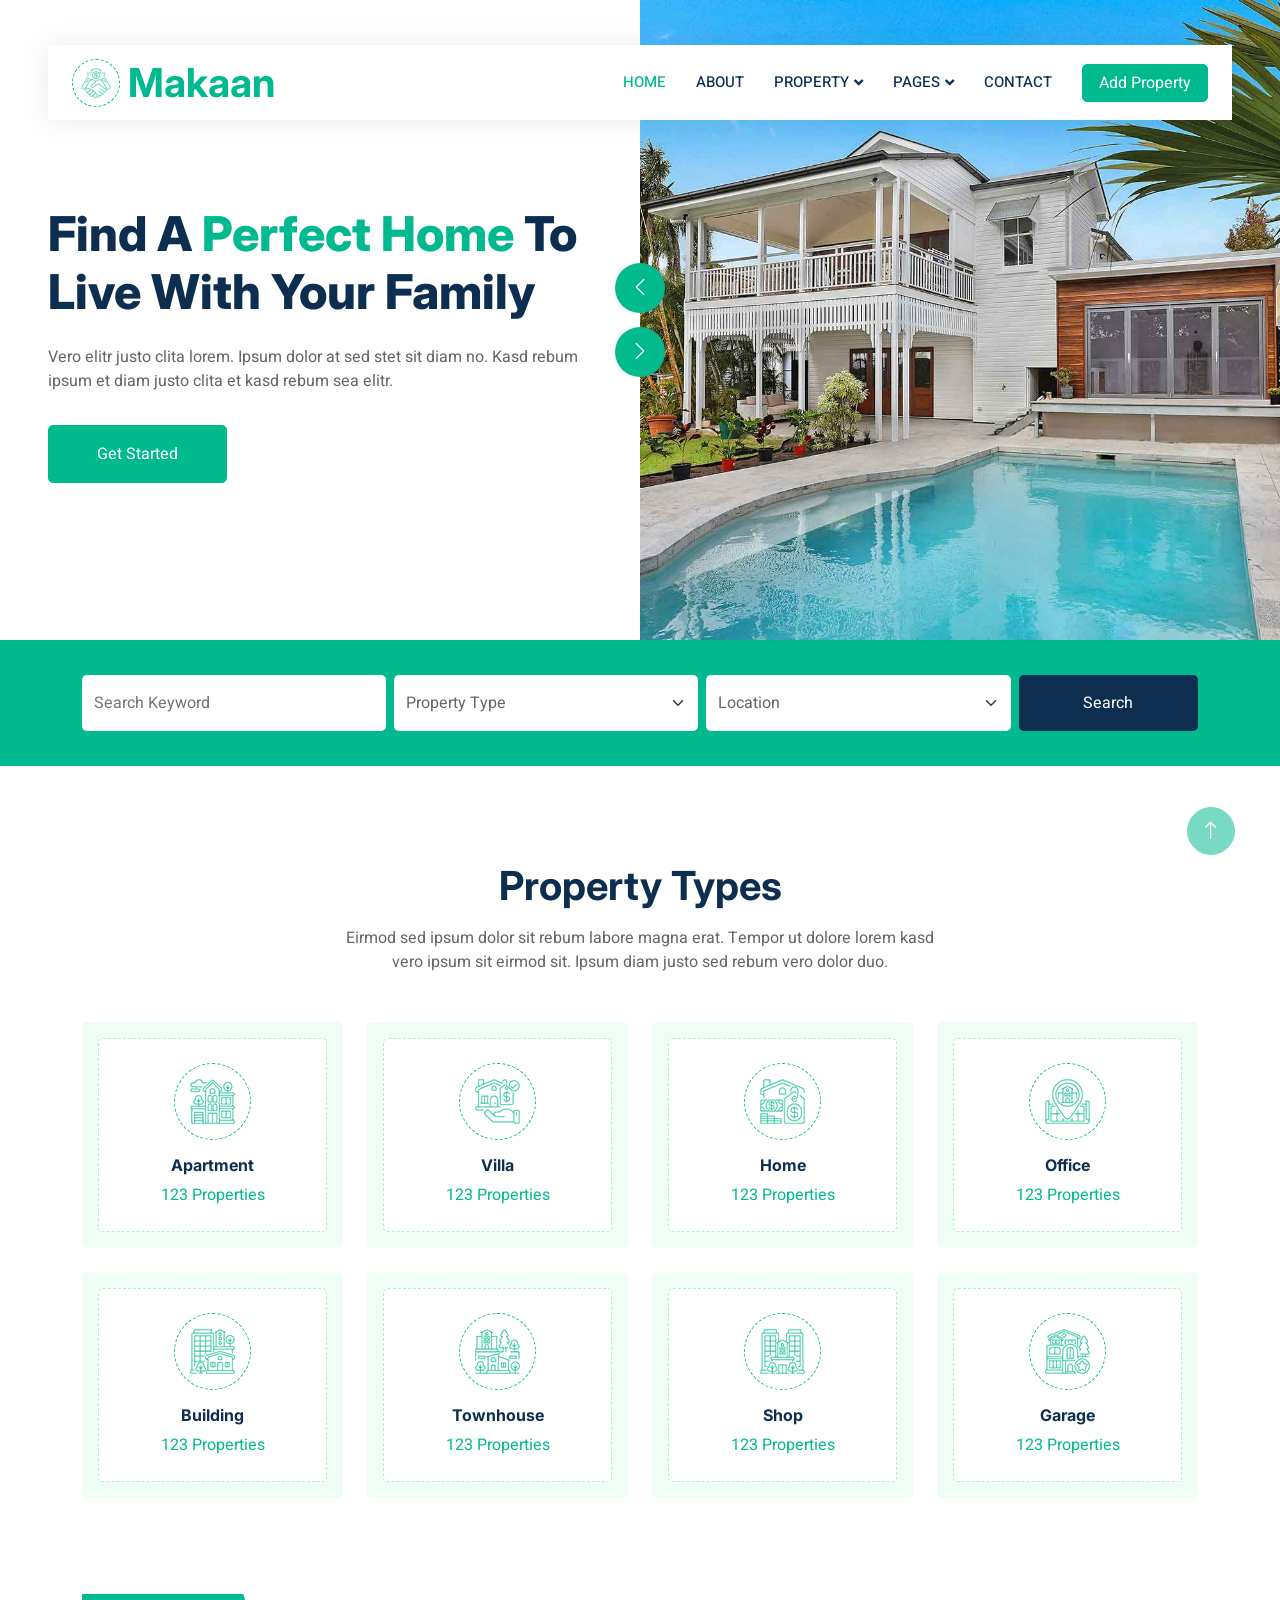
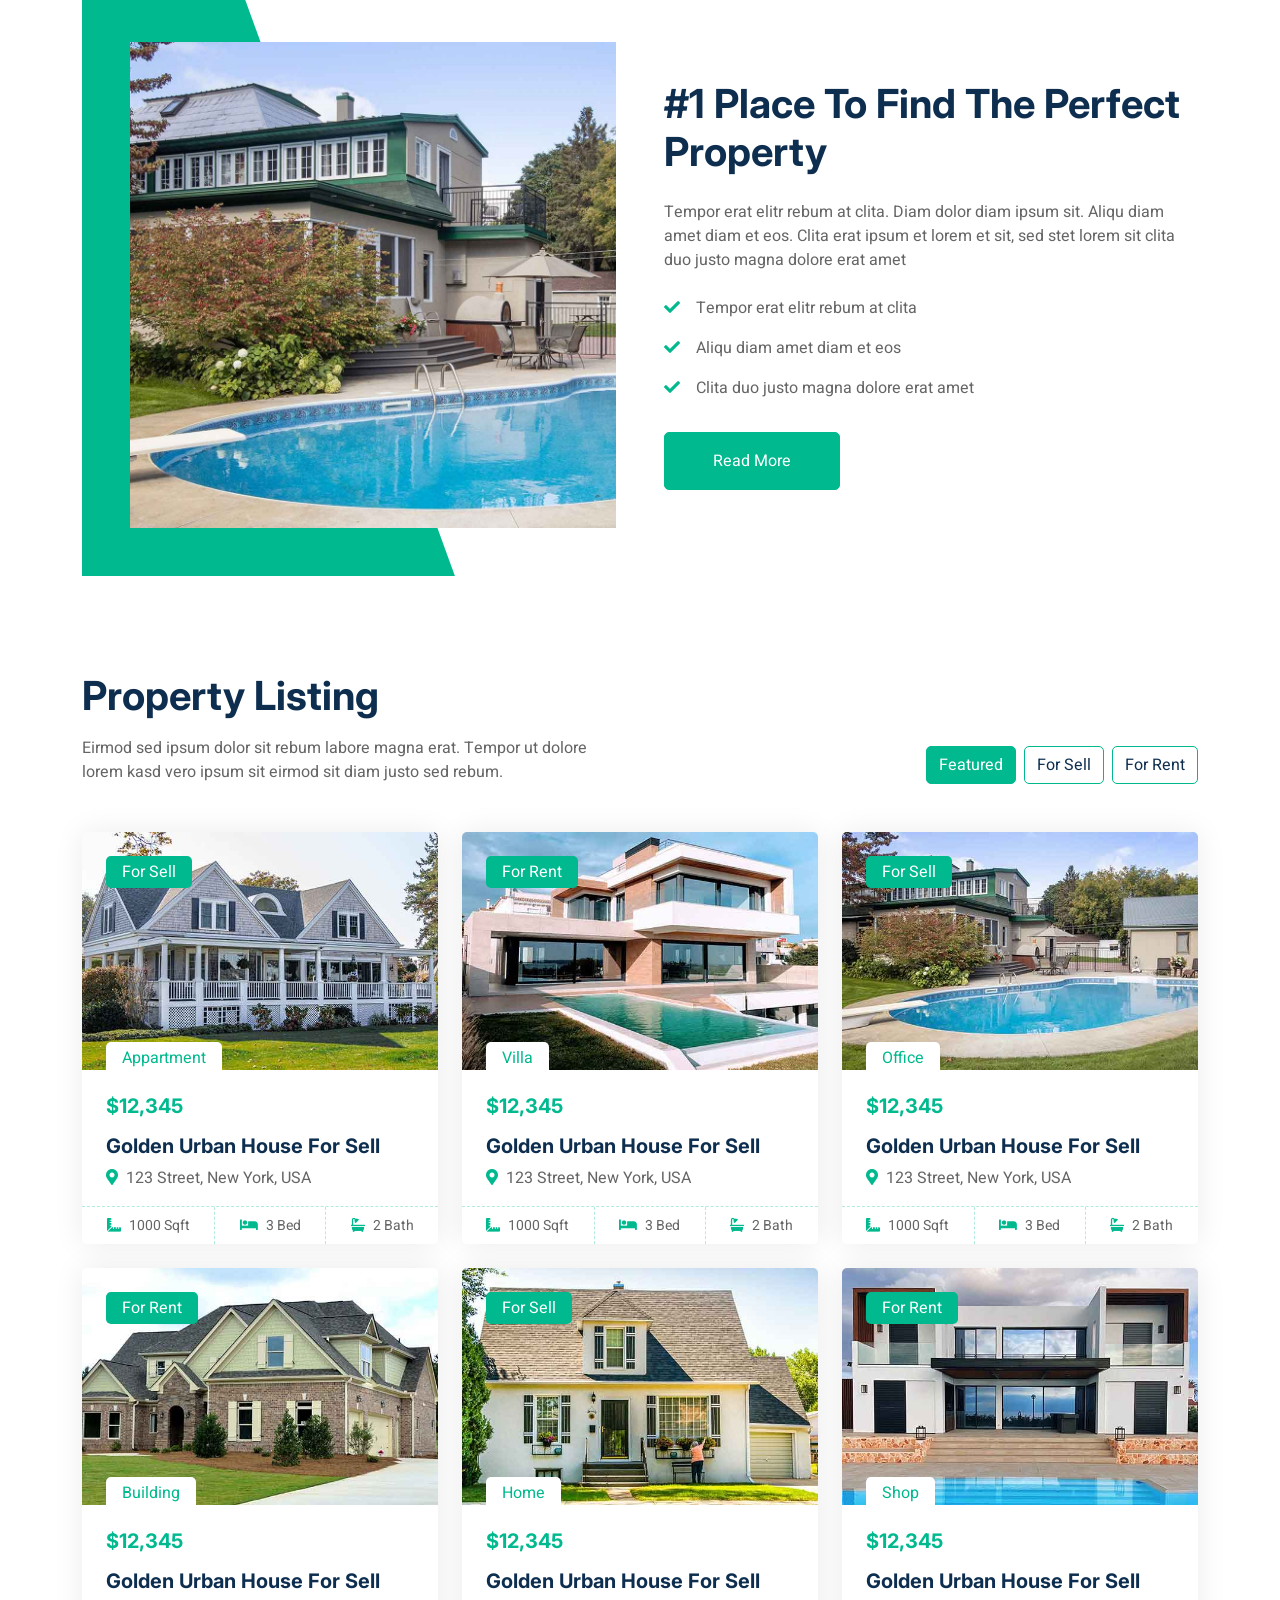
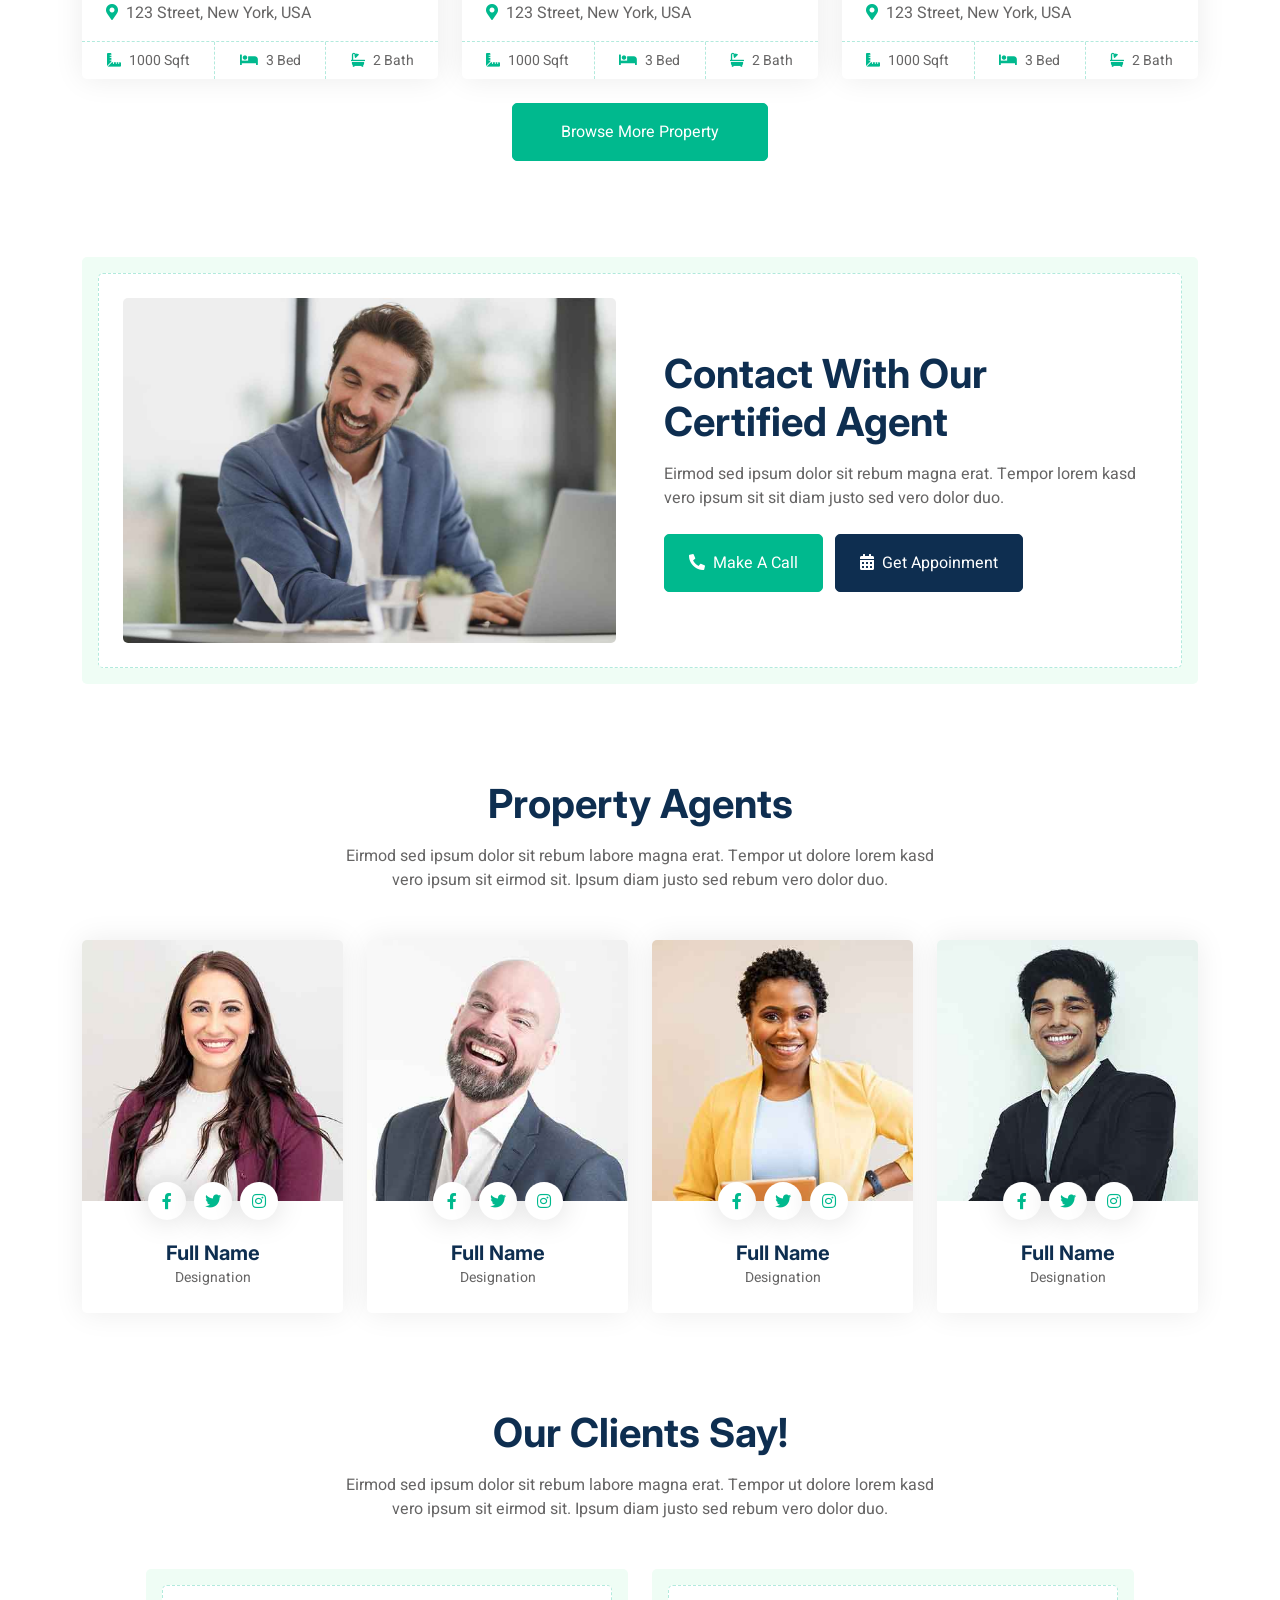
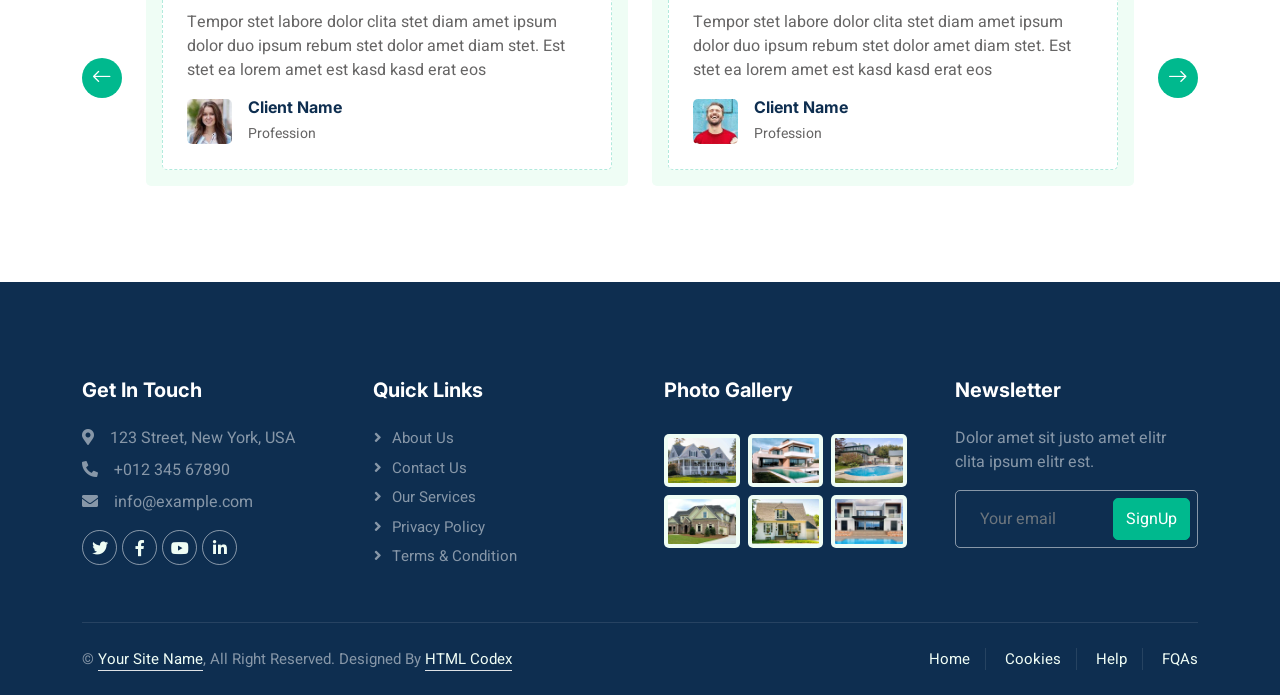
<file: templete web/RealEstate/real-estate-html-template/index.html>
<!DOCTYPE html>
<html lang="en">

<head>
    <meta charset="utf-8">
    <title>Makaan - Real Estate HTML Template</title>
    <meta content="width=device-width, initial-scale=1.0" name="viewport">
    <meta content="" name="keywords">
    <meta content="" name="description">

    <!-- Favicon -->
    <link href="img/favicon.ico" rel="icon">

    <!-- Google Web Fonts -->
    <link rel="preconnect" href="https://fonts.googleapis.com">
    <link rel="preconnect" href="https://fonts.gstatic.com" crossorigin>
    <link href="https://fonts.googleapis.com/css2?family=Heebo:wght@400;500;600&family=Inter:wght@700;800&display=swap" rel="stylesheet">
    
    <!-- Icon Font Stylesheet -->
    <link href="https://cdnjs.cloudflare.com/ajax/libs/font-awesome/5.10.0/css/all.min.css" rel="stylesheet">
    <link href="https://cdn.jsdelivr.net/npm/bootstrap-icons@1.4.1/font/bootstrap-icons.css" rel="stylesheet">

    <!-- Libraries Stylesheet -->
    <link href="lib/animate/animate.min.css" rel="stylesheet">
    <link href="lib/owlcarousel/assets/owl.carousel.min.css" rel="stylesheet">

    <!-- Customized Bootstrap Stylesheet -->
    <link href="css/bootstrap.min.css" rel="stylesheet">

    <!-- Template Stylesheet -->
    <link href="css/style.css" rel="stylesheet">
</head>

<body>
    <div class="container-xxl bg-white p-0">
        <!-- Spinner Start -->
        <div id="spinner" class="show bg-white position-fixed translate-middle w-100 vh-100 top-50 start-50 d-flex align-items-center justify-content-center">
            <div class="spinner-border text-primary" style="width: 3rem; height: 3rem;" role="status">
                <span class="sr-only">Loading...</span>
            </div>
        </div>
        <!-- Spinner End -->


        <!-- Navbar Start -->
        <div class="container-fluid nav-bar bg-transparent">
            <nav class="navbar navbar-expand-lg bg-white navbar-light py-0 px-4">
                <a href="index.html" class="navbar-brand d-flex align-items-center text-center">
                    <div class="icon p-2 me-2">
                        <img class="img-fluid" src="img/icon-deal.png" alt="Icon" style="width: 30px; height: 30px;">
                    </div>
                    <h1 class="m-0 text-primary">Makaan</h1>
                </a>
                <button type="button" class="navbar-toggler" data-bs-toggle="collapse" data-bs-target="#navbarCollapse">
                    <span class="navbar-toggler-icon"></span>
                </button>
                <div class="collapse navbar-collapse" id="navbarCollapse">
                    <div class="navbar-nav ms-auto">
                        <a href="index.html" class="nav-item nav-link active">Home</a>
                        <a href="about.html" class="nav-item nav-link">About</a>
                        <div class="nav-item dropdown">
                            <a href="#" class="nav-link dropdown-toggle" data-bs-toggle="dropdown">Property</a>
                            <div class="dropdown-menu rounded-0 m-0">
                                <a href="property-list.html" class="dropdown-item">Property List</a>
                                <a href="property-type.html" class="dropdown-item">Property Type</a>
                                <a href="property-agent.html" class="dropdown-item">Property Agent</a>
                            </div>
                        </div>
                        <div class="nav-item dropdown">
                            <a href="#" class="nav-link dropdown-toggle" data-bs-toggle="dropdown">Pages</a>
                            <div class="dropdown-menu rounded-0 m-0">
                                <a href="testimonial.html" class="dropdown-item">Testimonial</a>
                                <a href="404.html" class="dropdown-item">404 Error</a>
                            </div>
                        </div>
                        <a href="contact.html" class="nav-item nav-link">Contact</a>
                    </div>
                    <a href="" class="btn btn-primary px-3 d-none d-lg-flex">Add Property</a>
                </div>
            </nav>
        </div>
        <!-- Navbar End -->


        <!-- Header Start -->
        <div class="container-fluid header bg-white p-0">
            <div class="row g-0 align-items-center flex-column-reverse flex-md-row">
                <div class="col-md-6 p-5 mt-lg-5">
                    <h1 class="display-5 animated fadeIn mb-4">Find A <span class="text-primary">Perfect Home</span> To Live With Your Family</h1>
                    <p class="animated fadeIn mb-4 pb-2">Vero elitr justo clita lorem. Ipsum dolor at sed stet
                        sit diam no. Kasd rebum ipsum et diam justo clita et kasd rebum sea elitr.</p>
                    <a href="" class="btn btn-primary py-3 px-5 me-3 animated fadeIn">Get Started</a>
                </div>
                <div class="col-md-6 animated fadeIn">
                    <div class="owl-carousel header-carousel">
                        <div class="owl-carousel-item">
                            <img class="img-fluid" src="img/carousel-1.jpg" alt="">
                        </div>
                        <div class="owl-carousel-item">
                            <img class="img-fluid" src="img/carousel-2.jpg" alt="">
                        </div>
                    </div>
                </div>
            </div>
        </div>
        <!-- Header End -->


        <!-- Search Start -->
        <div class="container-fluid bg-primary mb-5 wow fadeIn" data-wow-delay="0.1s" style="padding: 35px;">
            <div class="container">
                <div class="row g-2">
                    <div class="col-md-10">
                        <div class="row g-2">
                            <div class="col-md-4">
                                <input type="text" class="form-control border-0 py-3" placeholder="Search Keyword">
                            </div>
                            <div class="col-md-4">
                                <select class="form-select border-0 py-3">
                                    <option selected>Property Type</option>
                                    <option value="1">Property Type 1</option>
                                    <option value="2">Property Type 2</option>
                                    <option value="3">Property Type 3</option>
                                </select>
                            </div>
                            <div class="col-md-4">
                                <select class="form-select border-0 py-3">
                                    <option selected>Location</option>
                                    <option value="1">Location 1</option>
                                    <option value="2">Location 2</option>
                                    <option value="3">Location 3</option>
                                </select>
                            </div>
                        </div>
                    </div>
                    <div class="col-md-2">
                        <button class="btn btn-dark border-0 w-100 py-3">Search</button>
                    </div>
                </div>
            </div>
        </div>
        <!-- Search End -->


        <!-- Category Start -->
        <div class="container-xxl py-5">
            <div class="container">
                <div class="text-center mx-auto mb-5 wow fadeInUp" data-wow-delay="0.1s" style="max-width: 600px;">
                    <h1 class="mb-3">Property Types</h1>
                    <p>Eirmod sed ipsum dolor sit rebum labore magna erat. Tempor ut dolore lorem kasd vero ipsum sit eirmod sit. Ipsum diam justo sed rebum vero dolor duo.</p>
                </div>
                <div class="row g-4">
                    <div class="col-lg-3 col-sm-6 wow fadeInUp" data-wow-delay="0.1s">
                        <a class="cat-item d-block bg-light text-center rounded p-3" href="">
                            <div class="rounded p-4">
                                <div class="icon mb-3">
                                    <img class="img-fluid" src="img/icon-apartment.png" alt="Icon">
                                </div>
                                <h6>Apartment</h6>
                                <span>123 Properties</span>
                            </div>
                        </a>
                    </div>
                    <div class="col-lg-3 col-sm-6 wow fadeInUp" data-wow-delay="0.3s">
                        <a class="cat-item d-block bg-light text-center rounded p-3" href="">
                            <div class="rounded p-4">
                                <div class="icon mb-3">
                                    <img class="img-fluid" src="img/icon-villa.png" alt="Icon">
                                </div>
                                <h6>Villa</h6>
                                <span>123 Properties</span>
                            </div>
                        </a>
                    </div>
                    <div class="col-lg-3 col-sm-6 wow fadeInUp" data-wow-delay="0.5s">
                        <a class="cat-item d-block bg-light text-center rounded p-3" href="">
                            <div class="rounded p-4">
                                <div class="icon mb-3">
                                    <img class="img-fluid" src="img/icon-house.png" alt="Icon">
                                </div>
                                <h6>Home</h6>
                                <span>123 Properties</span>
                            </div>
                        </a>
                    </div>
                    <div class="col-lg-3 col-sm-6 wow fadeInUp" data-wow-delay="0.7s">
                        <a class="cat-item d-block bg-light text-center rounded p-3" href="">
                            <div class="rounded p-4">
                                <div class="icon mb-3">
                                    <img class="img-fluid" src="img/icon-housing.png" alt="Icon">
                                </div>
                                <h6>Office</h6>
                                <span>123 Properties</span>
                            </div>
                        </a>
                    </div>
                    <div class="col-lg-3 col-sm-6 wow fadeInUp" data-wow-delay="0.1s">
                        <a class="cat-item d-block bg-light text-center rounded p-3" href="">
                            <div class="rounded p-4">
                                <div class="icon mb-3">
                                    <img class="img-fluid" src="img/icon-building.png" alt="Icon">
                                </div>
                                <h6>Building</h6>
                                <span>123 Properties</span>
                            </div>
                        </a>
                    </div>
                    <div class="col-lg-3 col-sm-6 wow fadeInUp" data-wow-delay="0.3s">
                        <a class="cat-item d-block bg-light text-center rounded p-3" href="">
                            <div class="rounded p-4">
                                <div class="icon mb-3">
                                    <img class="img-fluid" src="img/icon-neighborhood.png" alt="Icon">
                                </div>
                                <h6>Townhouse</h6>
                                <span>123 Properties</span>
                            </div>
                        </a>
                    </div>
                    <div class="col-lg-3 col-sm-6 wow fadeInUp" data-wow-delay="0.5s">
                        <a class="cat-item d-block bg-light text-center rounded p-3" href="">
                            <div class="rounded p-4">
                                <div class="icon mb-3">
                                    <img class="img-fluid" src="img/icon-condominium.png" alt="Icon">
                                </div>
                                <h6>Shop</h6>
                                <span>123 Properties</span>
                            </div>
                        </a>
                    </div>
                    <div class="col-lg-3 col-sm-6 wow fadeInUp" data-wow-delay="0.7s">
                        <a class="cat-item d-block bg-light text-center rounded p-3" href="">
                            <div class="rounded p-4">
                                <div class="icon mb-3">
                                    <img class="img-fluid" src="img/icon-luxury.png" alt="Icon">
                                </div>
                                <h6>Garage</h6>
                                <span>123 Properties</span>
                            </div>
                        </a>
                    </div>
                </div>
            </div>
        </div>
        <!-- Category End -->


        <!-- About Start -->
        <div class="container-xxl py-5">
            <div class="container">
                <div class="row g-5 align-items-center">
                    <div class="col-lg-6 wow fadeIn" data-wow-delay="0.1s">
                        <div class="about-img position-relative overflow-hidden p-5 pe-0">
                            <img class="img-fluid w-100" src="img/about.jpg">
                        </div>
                    </div>
                    <div class="col-lg-6 wow fadeIn" data-wow-delay="0.5s">
                        <h1 class="mb-4">#1 Place To Find The Perfect Property</h1>
                        <p class="mb-4">Tempor erat elitr rebum at clita. Diam dolor diam ipsum sit. Aliqu diam amet diam et eos. Clita erat ipsum et lorem et sit, sed stet lorem sit clita duo justo magna dolore erat amet</p>
                        <p><i class="fa fa-check text-primary me-3"></i>Tempor erat elitr rebum at clita</p>
                        <p><i class="fa fa-check text-primary me-3"></i>Aliqu diam amet diam et eos</p>
                        <p><i class="fa fa-check text-primary me-3"></i>Clita duo justo magna dolore erat amet</p>
                        <a class="btn btn-primary py-3 px-5 mt-3" href="">Read More</a>
                    </div>
                </div>
            </div>
        </div>
        <!-- About End -->


        <!-- Property List Start -->
        <div class="container-xxl py-5">
            <div class="container">
                <div class="row g-0 gx-5 align-items-end">
                    <div class="col-lg-6">
                        <div class="text-start mx-auto mb-5 wow slideInLeft" data-wow-delay="0.1s">
                            <h1 class="mb-3">Property Listing</h1>
                            <p>Eirmod sed ipsum dolor sit rebum labore magna erat. Tempor ut dolore lorem kasd vero ipsum sit eirmod sit diam justo sed rebum.</p>
                        </div>
                    </div>
                    <div class="col-lg-6 text-start text-lg-end wow slideInRight" data-wow-delay="0.1s">
                        <ul class="nav nav-pills d-inline-flex justify-content-end mb-5">
                            <li class="nav-item me-2">
                                <a class="btn btn-outline-primary active" data-bs-toggle="pill" href="#tab-1">Featured</a>
                            </li>
                            <li class="nav-item me-2">
                                <a class="btn btn-outline-primary" data-bs-toggle="pill" href="#tab-2">For Sell</a>
                            </li>
                            <li class="nav-item me-0">
                                <a class="btn btn-outline-primary" data-bs-toggle="pill" href="#tab-3">For Rent</a>
                            </li>
                        </ul>
                    </div>
                </div>
                <div class="tab-content">
                    <div id="tab-1" class="tab-pane fade show p-0 active">
                        <div class="row g-4">
                            <div class="col-lg-4 col-md-6 wow fadeInUp" data-wow-delay="0.1s">
                                <div class="property-item rounded overflow-hidden">
                                    <div class="position-relative overflow-hidden">
                                        <a href=""><img class="img-fluid" src="img/property-1.jpg" alt=""></a>
                                        <div class="bg-primary rounded text-white position-absolute start-0 top-0 m-4 py-1 px-3">For Sell</div>
                                        <div class="bg-white rounded-top text-primary position-absolute start-0 bottom-0 mx-4 pt-1 px-3">Appartment</div>
                                    </div>
                                    <div class="p-4 pb-0">
                                        <h5 class="text-primary mb-3">$12,345</h5>
                                        <a class="d-block h5 mb-2" href="">Golden Urban House For Sell</a>
                                        <p><i class="fa fa-map-marker-alt text-primary me-2"></i>123 Street, New York, USA</p>
                                    </div>
                                    <div class="d-flex border-top">
                                        <small class="flex-fill text-center border-end py-2"><i class="fa fa-ruler-combined text-primary me-2"></i>1000 Sqft</small>
                                        <small class="flex-fill text-center border-end py-2"><i class="fa fa-bed text-primary me-2"></i>3 Bed</small>
                                        <small class="flex-fill text-center py-2"><i class="fa fa-bath text-primary me-2"></i>2 Bath</small>
                                    </div>
                                </div>
                            </div>
                            <div class="col-lg-4 col-md-6 wow fadeInUp" data-wow-delay="0.3s">
                                <div class="property-item rounded overflow-hidden">
                                    <div class="position-relative overflow-hidden">
                                        <a href=""><img class="img-fluid" src="img/property-2.jpg" alt=""></a>
                                        <div class="bg-primary rounded text-white position-absolute start-0 top-0 m-4 py-1 px-3">For Rent</div>
                                        <div class="bg-white rounded-top text-primary position-absolute start-0 bottom-0 mx-4 pt-1 px-3">Villa</div>
                                    </div>
                                    <div class="p-4 pb-0">
                                        <h5 class="text-primary mb-3">$12,345</h5>
                                        <a class="d-block h5 mb-2" href="">Golden Urban House For Sell</a>
                                        <p><i class="fa fa-map-marker-alt text-primary me-2"></i>123 Street, New York, USA</p>
                                    </div>
                                    <div class="d-flex border-top">
                                        <small class="flex-fill text-center border-end py-2"><i class="fa fa-ruler-combined text-primary me-2"></i>1000 Sqft</small>
                                        <small class="flex-fill text-center border-end py-2"><i class="fa fa-bed text-primary me-2"></i>3 Bed</small>
                                        <small class="flex-fill text-center py-2"><i class="fa fa-bath text-primary me-2"></i>2 Bath</small>
                                    </div>
                                </div>
                            </div>
                            <div class="col-lg-4 col-md-6 wow fadeInUp" data-wow-delay="0.5s">
                                <div class="property-item rounded overflow-hidden">
                                    <div class="position-relative overflow-hidden">
                                        <a href=""><img class="img-fluid" src="img/property-3.jpg" alt=""></a>
                                        <div class="bg-primary rounded text-white position-absolute start-0 top-0 m-4 py-1 px-3">For Sell</div>
                                        <div class="bg-white rounded-top text-primary position-absolute start-0 bottom-0 mx-4 pt-1 px-3">Office</div>
                                    </div>
                                    <div class="p-4 pb-0">
                                        <h5 class="text-primary mb-3">$12,345</h5>
                                        <a class="d-block h5 mb-2" href="">Golden Urban House For Sell</a>
                                        <p><i class="fa fa-map-marker-alt text-primary me-2"></i>123 Street, New York, USA</p>
                                    </div>
                                    <div class="d-flex border-top">
                                        <small class="flex-fill text-center border-end py-2"><i class="fa fa-ruler-combined text-primary me-2"></i>1000 Sqft</small>
                                        <small class="flex-fill text-center border-end py-2"><i class="fa fa-bed text-primary me-2"></i>3 Bed</small>
                                        <small class="flex-fill text-center py-2"><i class="fa fa-bath text-primary me-2"></i>2 Bath</small>
                                    </div>
                                </div>
                            </div>
                            <div class="col-lg-4 col-md-6 wow fadeInUp" data-wow-delay="0.1s">
                                <div class="property-item rounded overflow-hidden">
                                    <div class="position-relative overflow-hidden">
                                        <a href=""><img class="img-fluid" src="img/property-4.jpg" alt=""></a>
                                        <div class="bg-primary rounded text-white position-absolute start-0 top-0 m-4 py-1 px-3">For Rent</div>
                                        <div class="bg-white rounded-top text-primary position-absolute start-0 bottom-0 mx-4 pt-1 px-3">Building</div>
                                    </div>
                                    <div class="p-4 pb-0">
                                        <h5 class="text-primary mb-3">$12,345</h5>
                                        <a class="d-block h5 mb-2" href="">Golden Urban House For Sell</a>
                                        <p><i class="fa fa-map-marker-alt text-primary me-2"></i>123 Street, New York, USA</p>
                                    </div>
                                    <div class="d-flex border-top">
                                        <small class="flex-fill text-center border-end py-2"><i class="fa fa-ruler-combined text-primary me-2"></i>1000 Sqft</small>
                                        <small class="flex-fill text-center border-end py-2"><i class="fa fa-bed text-primary me-2"></i>3 Bed</small>
                                        <small class="flex-fill text-center py-2"><i class="fa fa-bath text-primary me-2"></i>2 Bath</small>
                                    </div>
                                </div>
                            </div>
                            <div class="col-lg-4 col-md-6 wow fadeInUp" data-wow-delay="0.3s">
                                <div class="property-item rounded overflow-hidden">
                                    <div class="position-relative overflow-hidden">
                                        <a href=""><img class="img-fluid" src="img/property-5.jpg" alt=""></a>
                                        <div class="bg-primary rounded text-white position-absolute start-0 top-0 m-4 py-1 px-3">For Sell</div>
                                        <div class="bg-white rounded-top text-primary position-absolute start-0 bottom-0 mx-4 pt-1 px-3">Home</div>
                                    </div>
                                    <div class="p-4 pb-0">
                                        <h5 class="text-primary mb-3">$12,345</h5>
                                        <a class="d-block h5 mb-2" href="">Golden Urban House For Sell</a>
                                        <p><i class="fa fa-map-marker-alt text-primary me-2"></i>123 Street, New York, USA</p>
                                    </div>
                                    <div class="d-flex border-top">
                                        <small class="flex-fill text-center border-end py-2"><i class="fa fa-ruler-combined text-primary me-2"></i>1000 Sqft</small>
                                        <small class="flex-fill text-center border-end py-2"><i class="fa fa-bed text-primary me-2"></i>3 Bed</small>
                                        <small class="flex-fill text-center py-2"><i class="fa fa-bath text-primary me-2"></i>2 Bath</small>
                                    </div>
                                </div>
                            </div>
                            <div class="col-lg-4 col-md-6 wow fadeInUp" data-wow-delay="0.5s">
                                <div class="property-item rounded overflow-hidden">
                                    <div class="position-relative overflow-hidden">
                                        <a href=""><img class="img-fluid" src="img/property-6.jpg" alt=""></a>
                                        <div class="bg-primary rounded text-white position-absolute start-0 top-0 m-4 py-1 px-3">For Rent</div>
                                        <div class="bg-white rounded-top text-primary position-absolute start-0 bottom-0 mx-4 pt-1 px-3">Shop</div>
                                    </div>
                                    <div class="p-4 pb-0">
                                        <h5 class="text-primary mb-3">$12,345</h5>
                                        <a class="d-block h5 mb-2" href="">Golden Urban House For Sell</a>
                                        <p><i class="fa fa-map-marker-alt text-primary me-2"></i>123 Street, New York, USA</p>
                                    </div>
                                    <div class="d-flex border-top">
                                        <small class="flex-fill text-center border-end py-2"><i class="fa fa-ruler-combined text-primary me-2"></i>1000 Sqft</small>
                                        <small class="flex-fill text-center border-end py-2"><i class="fa fa-bed text-primary me-2"></i>3 Bed</small>
                                        <small class="flex-fill text-center py-2"><i class="fa fa-bath text-primary me-2"></i>2 Bath</small>
                                    </div>
                                </div>
                            </div>
                            <div class="col-12 text-center wow fadeInUp" data-wow-delay="0.1s">
                                <a class="btn btn-primary py-3 px-5" href="">Browse More Property</a>
                            </div>
                        </div>
                    </div>
                    <div id="tab-2" class="tab-pane fade show p-0">
                        <div class="row g-4">
                            <div class="col-lg-4 col-md-6">
                                <div class="property-item rounded overflow-hidden">
                                    <div class="position-relative overflow-hidden">
                                        <a href=""><img class="img-fluid" src="img/property-1.jpg" alt=""></a>
                                        <div class="bg-primary rounded text-white position-absolute start-0 top-0 m-4 py-1 px-3">For Sell</div>
                                        <div class="bg-white rounded-top text-primary position-absolute start-0 bottom-0 mx-4 pt-1 px-3">Appartment</div>
                                    </div>
                                    <div class="p-4 pb-0">
                                        <h5 class="text-primary mb-3">$12,345</h5>
                                        <a class="d-block h5 mb-2" href="">Golden Urban House For Sell</a>
                                        <p><i class="fa fa-map-marker-alt text-primary me-2"></i>123 Street, New York, USA</p>
                                    </div>
                                    <div class="d-flex border-top">
                                        <small class="flex-fill text-center border-end py-2"><i class="fa fa-ruler-combined text-primary me-2"></i>1000 Sqft</small>
                                        <small class="flex-fill text-center border-end py-2"><i class="fa fa-bed text-primary me-2"></i>3 Bed</small>
                                        <small class="flex-fill text-center py-2"><i class="fa fa-bath text-primary me-2"></i>2 Bath</small>
                                    </div>
                                </div>
                            </div>
                            <div class="col-lg-4 col-md-6">
                                <div class="property-item rounded overflow-hidden">
                                    <div class="position-relative overflow-hidden">
                                        <a href=""><img class="img-fluid" src="img/property-2.jpg" alt=""></a>
                                        <div class="bg-primary rounded text-white position-absolute start-0 top-0 m-4 py-1 px-3">For Rent</div>
                                        <div class="bg-white rounded-top text-primary position-absolute start-0 bottom-0 mx-4 pt-1 px-3">Villa</div>
                                    </div>
                                    <div class="p-4 pb-0">
                                        <h5 class="text-primary mb-3">$12,345</h5>
                                        <a class="d-block h5 mb-2" href="">Golden Urban House For Sell</a>
                                        <p><i class="fa fa-map-marker-alt text-primary me-2"></i>123 Street, New York, USA</p>
                                    </div>
                                    <div class="d-flex border-top">
                                        <small class="flex-fill text-center border-end py-2"><i class="fa fa-ruler-combined text-primary me-2"></i>1000 Sqft</small>
                                        <small class="flex-fill text-center border-end py-2"><i class="fa fa-bed text-primary me-2"></i>3 Bed</small>
                                        <small class="flex-fill text-center py-2"><i class="fa fa-bath text-primary me-2"></i>2 Bath</small>
                                    </div>
                                </div>
                            </div>
                            <div class="col-lg-4 col-md-6">
                                <div class="property-item rounded overflow-hidden">
                                    <div class="position-relative overflow-hidden">
                                        <a href=""><img class="img-fluid" src="img/property-3.jpg" alt=""></a>
                                        <div class="bg-primary rounded text-white position-absolute start-0 top-0 m-4 py-1 px-3">For Sell</div>
                                        <div class="bg-white rounded-top text-primary position-absolute start-0 bottom-0 mx-4 pt-1 px-3">Office</div>
                                    </div>
                                    <div class="p-4 pb-0">
                                        <h5 class="text-primary mb-3">$12,345</h5>
                                        <a class="d-block h5 mb-2" href="">Golden Urban House For Sell</a>
                                        <p><i class="fa fa-map-marker-alt text-primary me-2"></i>123 Street, New York, USA</p>
                                    </div>
                                    <div class="d-flex border-top">
                                        <small class="flex-fill text-center border-end py-2"><i class="fa fa-ruler-combined text-primary me-2"></i>1000 Sqft</small>
                                        <small class="flex-fill text-center border-end py-2"><i class="fa fa-bed text-primary me-2"></i>3 Bed</small>
                                        <small class="flex-fill text-center py-2"><i class="fa fa-bath text-primary me-2"></i>2 Bath</small>
                                    </div>
                                </div>
                            </div>
                            <div class="col-lg-4 col-md-6">
                                <div class="property-item rounded overflow-hidden">
                                    <div class="position-relative overflow-hidden">
                                        <a href=""><img class="img-fluid" src="img/property-4.jpg" alt=""></a>
                                        <div class="bg-primary rounded text-white position-absolute start-0 top-0 m-4 py-1 px-3">For Rent</div>
                                        <div class="bg-white rounded-top text-primary position-absolute start-0 bottom-0 mx-4 pt-1 px-3">Building</div>
                                    </div>
                                    <div class="p-4 pb-0">
                                        <h5 class="text-primary mb-3">$12,345</h5>
                                        <a class="d-block h5 mb-2" href="">Golden Urban House For Sell</a>
                                        <p><i class="fa fa-map-marker-alt text-primary me-2"></i>123 Street, New York, USA</p>
                                    </div>
                                    <div class="d-flex border-top">
                                        <small class="flex-fill text-center border-end py-2"><i class="fa fa-ruler-combined text-primary me-2"></i>1000 Sqft</small>
                                        <small class="flex-fill text-center border-end py-2"><i class="fa fa-bed text-primary me-2"></i>3 Bed</small>
                                        <small class="flex-fill text-center py-2"><i class="fa fa-bath text-primary me-2"></i>2 Bath</small>
                                    </div>
                                </div>
                            </div>
                            <div class="col-lg-4 col-md-6">
                                <div class="property-item rounded overflow-hidden">
                                    <div class="position-relative overflow-hidden">
                                        <a href=""><img class="img-fluid" src="img/property-5.jpg" alt=""></a>
                                        <div class="bg-primary rounded text-white position-absolute start-0 top-0 m-4 py-1 px-3">For Sell</div>
                                        <div class="bg-white rounded-top text-primary position-absolute start-0 bottom-0 mx-4 pt-1 px-3">Home</div>
                                    </div>
                                    <div class="p-4 pb-0">
                                        <h5 class="text-primary mb-3">$12,345</h5>
                                        <a class="d-block h5 mb-2" href="">Golden Urban House For Sell</a>
                                        <p><i class="fa fa-map-marker-alt text-primary me-2"></i>123 Street, New York, USA</p>
                                    </div>
                                    <div class="d-flex border-top">
                                        <small class="flex-fill text-center border-end py-2"><i class="fa fa-ruler-combined text-primary me-2"></i>1000 Sqft</small>
                                        <small class="flex-fill text-center border-end py-2"><i class="fa fa-bed text-primary me-2"></i>3 Bed</small>
                                        <small class="flex-fill text-center py-2"><i class="fa fa-bath text-primary me-2"></i>2 Bath</small>
                                    </div>
                                </div>
                            </div>
                            <div class="col-lg-4 col-md-6">
                                <div class="property-item rounded overflow-hidden">
                                    <div class="position-relative overflow-hidden">
                                        <a href=""><img class="img-fluid" src="img/property-6.jpg" alt=""></a>
                                        <div class="bg-primary rounded text-white position-absolute start-0 top-0 m-4 py-1 px-3">For Rent</div>
                                        <div class="bg-white rounded-top text-primary position-absolute start-0 bottom-0 mx-4 pt-1 px-3">Shop</div>
                                    </div>
                                    <div class="p-4 pb-0">
                                        <h5 class="text-primary mb-3">$12,345</h5>
                                        <a class="d-block h5 mb-2" href="">Golden Urban House For Sell</a>
                                        <p><i class="fa fa-map-marker-alt text-primary me-2"></i>123 Street, New York, USA</p>
                                    </div>
                                    <div class="d-flex border-top">
                                        <small class="flex-fill text-center border-end py-2"><i class="fa fa-ruler-combined text-primary me-2"></i>1000 Sqft</small>
                                        <small class="flex-fill text-center border-end py-2"><i class="fa fa-bed text-primary me-2"></i>3 Bed</small>
                                        <small class="flex-fill text-center py-2"><i class="fa fa-bath text-primary me-2"></i>2 Bath</small>
                                    </div>
                                </div>
                            </div>
                            <div class="col-12 text-center">
                                <a class="btn btn-primary py-3 px-5" href="">Browse More Property</a>
                            </div>
                        </div>
                    </div>
                    <div id="tab-3" class="tab-pane fade show p-0">
                        <div class="row g-4">
                            <div class="col-lg-4 col-md-6">
                                <div class="property-item rounded overflow-hidden">
                                    <div class="position-relative overflow-hidden">
                                        <a href=""><img class="img-fluid" src="img/property-1.jpg" alt=""></a>
                                        <div class="bg-primary rounded text-white position-absolute start-0 top-0 m-4 py-1 px-3">For Sell</div>
                                        <div class="bg-white rounded-top text-primary position-absolute start-0 bottom-0 mx-4 pt-1 px-3">Appartment</div>
                                    </div>
                                    <div class="p-4 pb-0">
                                        <h5 class="text-primary mb-3">$12,345</h5>
                                        <a class="d-block h5 mb-2" href="">Golden Urban House For Sell</a>
                                        <p><i class="fa fa-map-marker-alt text-primary me-2"></i>123 Street, New York, USA</p>
                                    </div>
                                    <div class="d-flex border-top">
                                        <small class="flex-fill text-center border-end py-2"><i class="fa fa-ruler-combined text-primary me-2"></i>1000 Sqft</small>
                                        <small class="flex-fill text-center border-end py-2"><i class="fa fa-bed text-primary me-2"></i>3 Bed</small>
                                        <small class="flex-fill text-center py-2"><i class="fa fa-bath text-primary me-2"></i>2 Bath</small>
                                    </div>
                                </div>
                            </div>
                            <div class="col-lg-4 col-md-6">
                                <div class="property-item rounded overflow-hidden">
                                    <div class="position-relative overflow-hidden">
                                        <a href=""><img class="img-fluid" src="img/property-2.jpg" alt=""></a>
                                        <div class="bg-primary rounded text-white position-absolute start-0 top-0 m-4 py-1 px-3">For Rent</div>
                                        <div class="bg-white rounded-top text-primary position-absolute start-0 bottom-0 mx-4 pt-1 px-3">Villa</div>
                                    </div>
                                    <div class="p-4 pb-0">
                                        <h5 class="text-primary mb-3">$12,345</h5>
                                        <a class="d-block h5 mb-2" href="">Golden Urban House For Sell</a>
                                        <p><i class="fa fa-map-marker-alt text-primary me-2"></i>123 Street, New York, USA</p>
                                    </div>
                                    <div class="d-flex border-top">
                                        <small class="flex-fill text-center border-end py-2"><i class="fa fa-ruler-combined text-primary me-2"></i>1000 Sqft</small>
                                        <small class="flex-fill text-center border-end py-2"><i class="fa fa-bed text-primary me-2"></i>3 Bed</small>
                                        <small class="flex-fill text-center py-2"><i class="fa fa-bath text-primary me-2"></i>2 Bath</small>
                                    </div>
                                </div>
                            </div>
                            <div class="col-lg-4 col-md-6">
                                <div class="property-item rounded overflow-hidden">
                                    <div class="position-relative overflow-hidden">
                                        <a href=""><img class="img-fluid" src="img/property-3.jpg" alt=""></a>
                                        <div class="bg-primary rounded text-white position-absolute start-0 top-0 m-4 py-1 px-3">For Sell</div>
                                        <div class="bg-white rounded-top text-primary position-absolute start-0 bottom-0 mx-4 pt-1 px-3">Office</div>
                                    </div>
                                    <div class="p-4 pb-0">
                                        <h5 class="text-primary mb-3">$12,345</h5>
                                        <a class="d-block h5 mb-2" href="">Golden Urban House For Sell</a>
                                        <p><i class="fa fa-map-marker-alt text-primary me-2"></i>123 Street, New York, USA</p>
                                    </div>
                                    <div class="d-flex border-top">
                                        <small class="flex-fill text-center border-end py-2"><i class="fa fa-ruler-combined text-primary me-2"></i>1000 Sqft</small>
                                        <small class="flex-fill text-center border-end py-2"><i class="fa fa-bed text-primary me-2"></i>3 Bed</small>
                                        <small class="flex-fill text-center py-2"><i class="fa fa-bath text-primary me-2"></i>2 Bath</small>
                                    </div>
                                </div>
                            </div>
                            <div class="col-lg-4 col-md-6">
                                <div class="property-item rounded overflow-hidden">
                                    <div class="position-relative overflow-hidden">
                                        <a href=""><img class="img-fluid" src="img/property-4.jpg" alt=""></a>
                                        <div class="bg-primary rounded text-white position-absolute start-0 top-0 m-4 py-1 px-3">For Rent</div>
                                        <div class="bg-white rounded-top text-primary position-absolute start-0 bottom-0 mx-4 pt-1 px-3">Building</div>
                                    </div>
                                    <div class="p-4 pb-0">
                                        <h5 class="text-primary mb-3">$12,345</h5>
                                        <a class="d-block h5 mb-2" href="">Golden Urban House For Sell</a>
                                        <p><i class="fa fa-map-marker-alt text-primary me-2"></i>123 Street, New York, USA</p>
                                    </div>
                                    <div class="d-flex border-top">
                                        <small class="flex-fill text-center border-end py-2"><i class="fa fa-ruler-combined text-primary me-2"></i>1000 Sqft</small>
                                        <small class="flex-fill text-center border-end py-2"><i class="fa fa-bed text-primary me-2"></i>3 Bed</small>
                                        <small class="flex-fill text-center py-2"><i class="fa fa-bath text-primary me-2"></i>2 Bath</small>
                                    </div>
                                </div>
                            </div>
                            <div class="col-lg-4 col-md-6">
                                <div class="property-item rounded overflow-hidden">
                                    <div class="position-relative overflow-hidden">
                                        <a href=""><img class="img-fluid" src="img/property-5.jpg" alt=""></a>
                                        <div class="bg-primary rounded text-white position-absolute start-0 top-0 m-4 py-1 px-3">For Sell</div>
                                        <div class="bg-white rounded-top text-primary position-absolute start-0 bottom-0 mx-4 pt-1 px-3">Home</div>
                                    </div>
                                    <div class="p-4 pb-0">
                                        <h5 class="text-primary mb-3">$12,345</h5>
                                        <a class="d-block h5 mb-2" href="">Golden Urban House For Sell</a>
                                        <p><i class="fa fa-map-marker-alt text-primary me-2"></i>123 Street, New York, USA</p>
                                    </div>
                                    <div class="d-flex border-top">
                                        <small class="flex-fill text-center border-end py-2"><i class="fa fa-ruler-combined text-primary me-2"></i>1000 Sqft</small>
                                        <small class="flex-fill text-center border-end py-2"><i class="fa fa-bed text-primary me-2"></i>3 Bed</small>
                                        <small class="flex-fill text-center py-2"><i class="fa fa-bath text-primary me-2"></i>2 Bath</small>
                                    </div>
                                </div>
                            </div>
                            <div class="col-lg-4 col-md-6">
                                <div class="property-item rounded overflow-hidden">
                                    <div class="position-relative overflow-hidden">
                                        <a href=""><img class="img-fluid" src="img/property-6.jpg" alt=""></a>
                                        <div class="bg-primary rounded text-white position-absolute start-0 top-0 m-4 py-1 px-3">For Rent</div>
                                        <div class="bg-white rounded-top text-primary position-absolute start-0 bottom-0 mx-4 pt-1 px-3">Shop</div>
                                    </div>
                                    <div class="p-4 pb-0">
                                        <h5 class="text-primary mb-3">$12,345</h5>
                                        <a class="d-block h5 mb-2" href="">Golden Urban House For Sell</a>
                                        <p><i class="fa fa-map-marker-alt text-primary me-2"></i>123 Street, New York, USA</p>
                                    </div>
                                    <div class="d-flex border-top">
                                        <small class="flex-fill text-center border-end py-2"><i class="fa fa-ruler-combined text-primary me-2"></i>1000 Sqft</small>
                                        <small class="flex-fill text-center border-end py-2"><i class="fa fa-bed text-primary me-2"></i>3 Bed</small>
                                        <small class="flex-fill text-center py-2"><i class="fa fa-bath text-primary me-2"></i>2 Bath</small>
                                    </div>
                                </div>
                            </div>
                            <div class="col-12 text-center">
                                <a class="btn btn-primary py-3 px-5" href="">Browse More Property</a>
                            </div>
                        </div>
                    </div>
                </div>
            </div>
        </div>
        <!-- Property List End -->


        <!-- Call to Action Start -->
        <div class="container-xxl py-5">
            <div class="container">
                <div class="bg-light rounded p-3">
                    <div class="bg-white rounded p-4" style="border: 1px dashed rgba(0, 185, 142, .3)">
                        <div class="row g-5 align-items-center">
                            <div class="col-lg-6 wow fadeIn" data-wow-delay="0.1s">
                                <img class="img-fluid rounded w-100" src="img/call-to-action.jpg" alt="">
                            </div>
                            <div class="col-lg-6 wow fadeIn" data-wow-delay="0.5s">
                                <div class="mb-4">
                                    <h1 class="mb-3">Contact With Our Certified Agent</h1>
                                    <p>Eirmod sed ipsum dolor sit rebum magna erat. Tempor lorem kasd vero ipsum sit sit diam justo sed vero dolor duo.</p>
                                </div>
                                <a href="" class="btn btn-primary py-3 px-4 me-2"><i class="fa fa-phone-alt me-2"></i>Make A Call</a>
                                <a href="" class="btn btn-dark py-3 px-4"><i class="fa fa-calendar-alt me-2"></i>Get Appoinment</a>
                            </div>
                        </div>
                    </div>
                </div>
            </div>
        </div>
        <!-- Call to Action End -->


        <!-- Team Start -->
        <div class="container-xxl py-5">
            <div class="container">
                <div class="text-center mx-auto mb-5 wow fadeInUp" data-wow-delay="0.1s" style="max-width: 600px;">
                    <h1 class="mb-3">Property Agents</h1>
                    <p>Eirmod sed ipsum dolor sit rebum labore magna erat. Tempor ut dolore lorem kasd vero ipsum sit eirmod sit. Ipsum diam justo sed rebum vero dolor duo.</p>
                </div>
                <div class="row g-4">
                    <div class="col-lg-3 col-md-6 wow fadeInUp" data-wow-delay="0.1s">
                        <div class="team-item rounded overflow-hidden">
                            <div class="position-relative">
                                <img class="img-fluid" src="img/team-1.jpg" alt="">
                                <div class="position-absolute start-50 top-100 translate-middle d-flex align-items-center">
                                    <a class="btn btn-square mx-1" href=""><i class="fab fa-facebook-f"></i></a>
                                    <a class="btn btn-square mx-1" href=""><i class="fab fa-twitter"></i></a>
                                    <a class="btn btn-square mx-1" href=""><i class="fab fa-instagram"></i></a>
                                </div>
                            </div>
                            <div class="text-center p-4 mt-3">
                                <h5 class="fw-bold mb-0">Full Name</h5>
                                <small>Designation</small>
                            </div>
                        </div>
                    </div>
                    <div class="col-lg-3 col-md-6 wow fadeInUp" data-wow-delay="0.3s">
                        <div class="team-item rounded overflow-hidden">
                            <div class="position-relative">
                                <img class="img-fluid" src="img/team-2.jpg" alt="">
                                <div class="position-absolute start-50 top-100 translate-middle d-flex align-items-center">
                                    <a class="btn btn-square mx-1" href=""><i class="fab fa-facebook-f"></i></a>
                                    <a class="btn btn-square mx-1" href=""><i class="fab fa-twitter"></i></a>
                                    <a class="btn btn-square mx-1" href=""><i class="fab fa-instagram"></i></a>
                                </div>
                            </div>
                            <div class="text-center p-4 mt-3">
                                <h5 class="fw-bold mb-0">Full Name</h5>
                                <small>Designation</small>
                            </div>
                        </div>
                    </div>
                    <div class="col-lg-3 col-md-6 wow fadeInUp" data-wow-delay="0.5s">
                        <div class="team-item rounded overflow-hidden">
                            <div class="position-relative">
                                <img class="img-fluid" src="img/team-3.jpg" alt="">
                                <div class="position-absolute start-50 top-100 translate-middle d-flex align-items-center">
                                    <a class="btn btn-square mx-1" href=""><i class="fab fa-facebook-f"></i></a>
                                    <a class="btn btn-square mx-1" href=""><i class="fab fa-twitter"></i></a>
                                    <a class="btn btn-square mx-1" href=""><i class="fab fa-instagram"></i></a>
                                </div>
                            </div>
                            <div class="text-center p-4 mt-3">
                                <h5 class="fw-bold mb-0">Full Name</h5>
                                <small>Designation</small>
                            </div>
                        </div>
                    </div>
                    <div class="col-lg-3 col-md-6 wow fadeInUp" data-wow-delay="0.7s">
                        <div class="team-item rounded overflow-hidden">
                            <div class="position-relative">
                                <img class="img-fluid" src="img/team-4.jpg" alt="">
                                <div class="position-absolute start-50 top-100 translate-middle d-flex align-items-center">
                                    <a class="btn btn-square mx-1" href=""><i class="fab fa-facebook-f"></i></a>
                                    <a class="btn btn-square mx-1" href=""><i class="fab fa-twitter"></i></a>
                                    <a class="btn btn-square mx-1" href=""><i class="fab fa-instagram"></i></a>
                                </div>
                            </div>
                            <div class="text-center p-4 mt-3">
                                <h5 class="fw-bold mb-0">Full Name</h5>
                                <small>Designation</small>
                            </div>
                        </div>
                    </div>
                </div>
            </div>
        </div>
        <!-- Team End -->


        <!-- Testimonial Start -->
        <div class="container-xxl py-5">
            <div class="container">
                <div class="text-center mx-auto mb-5 wow fadeInUp" data-wow-delay="0.1s" style="max-width: 600px;">
                    <h1 class="mb-3">Our Clients Say!</h1>
                    <p>Eirmod sed ipsum dolor sit rebum labore magna erat. Tempor ut dolore lorem kasd vero ipsum sit eirmod sit. Ipsum diam justo sed rebum vero dolor duo.</p>
                </div>
                <div class="owl-carousel testimonial-carousel wow fadeInUp" data-wow-delay="0.1s">
                    <div class="testimonial-item bg-light rounded p-3">
                        <div class="bg-white border rounded p-4">
                            <p>Tempor stet labore dolor clita stet diam amet ipsum dolor duo ipsum rebum stet dolor amet diam stet. Est stet ea lorem amet est kasd kasd erat eos</p>
                            <div class="d-flex align-items-center">
                                <img class="img-fluid flex-shrink-0 rounded" src="img/testimonial-1.jpg" style="width: 45px; height: 45px;">
                                <div class="ps-3">
                                    <h6 class="fw-bold mb-1">Client Name</h6>
                                    <small>Profession</small>
                                </div>
                            </div>
                        </div>
                    </div>
                    <div class="testimonial-item bg-light rounded p-3">
                        <div class="bg-white border rounded p-4">
                            <p>Tempor stet labore dolor clita stet diam amet ipsum dolor duo ipsum rebum stet dolor amet diam stet. Est stet ea lorem amet est kasd kasd erat eos</p>
                            <div class="d-flex align-items-center">
                                <img class="img-fluid flex-shrink-0 rounded" src="img/testimonial-2.jpg" style="width: 45px; height: 45px;">
                                <div class="ps-3">
                                    <h6 class="fw-bold mb-1">Client Name</h6>
                                    <small>Profession</small>
                                </div>
                            </div>
                        </div>
                    </div>
                    <div class="testimonial-item bg-light rounded p-3">
                        <div class="bg-white border rounded p-4">
                            <p>Tempor stet labore dolor clita stet diam amet ipsum dolor duo ipsum rebum stet dolor amet diam stet. Est stet ea lorem amet est kasd kasd erat eos</p>
                            <div class="d-flex align-items-center">
                                <img class="img-fluid flex-shrink-0 rounded" src="img/testimonial-3.jpg" style="width: 45px; height: 45px;">
                                <div class="ps-3">
                                    <h6 class="fw-bold mb-1">Client Name</h6>
                                    <small>Profession</small>
                                </div>
                            </div>
                        </div>
                    </div>
                </div>
            </div>
        </div>
        <!-- Testimonial End -->
        

        <!-- Footer Start -->
        <div class="container-fluid bg-dark text-white-50 footer pt-5 mt-5 wow fadeIn" data-wow-delay="0.1s">
            <div class="container py-5">
                <div class="row g-5">
                    <div class="col-lg-3 col-md-6">
                        <h5 class="text-white mb-4">Get In Touch</h5>
                        <p class="mb-2"><i class="fa fa-map-marker-alt me-3"></i>123 Street, New York, USA</p>
                        <p class="mb-2"><i class="fa fa-phone-alt me-3"></i>+012 345 67890</p>
                        <p class="mb-2"><i class="fa fa-envelope me-3"></i>info@example.com</p>
                        <div class="d-flex pt-2">
                            <a class="btn btn-outline-light btn-social" href=""><i class="fab fa-twitter"></i></a>
                            <a class="btn btn-outline-light btn-social" href=""><i class="fab fa-facebook-f"></i></a>
                            <a class="btn btn-outline-light btn-social" href=""><i class="fab fa-youtube"></i></a>
                            <a class="btn btn-outline-light btn-social" href=""><i class="fab fa-linkedin-in"></i></a>
                        </div>
                    </div>
                    <div class="col-lg-3 col-md-6">
                        <h5 class="text-white mb-4">Quick Links</h5>
                        <a class="btn btn-link text-white-50" href="">About Us</a>
                        <a class="btn btn-link text-white-50" href="">Contact Us</a>
                        <a class="btn btn-link text-white-50" href="">Our Services</a>
                        <a class="btn btn-link text-white-50" href="">Privacy Policy</a>
                        <a class="btn btn-link text-white-50" href="">Terms & Condition</a>
                    </div>
                    <div class="col-lg-3 col-md-6">
                        <h5 class="text-white mb-4">Photo Gallery</h5>
                        <div class="row g-2 pt-2">
                            <div class="col-4">
                                <img class="img-fluid rounded bg-light p-1" src="img/property-1.jpg" alt="">
                            </div>
                            <div class="col-4">
                                <img class="img-fluid rounded bg-light p-1" src="img/property-2.jpg" alt="">
                            </div>
                            <div class="col-4">
                                <img class="img-fluid rounded bg-light p-1" src="img/property-3.jpg" alt="">
                            </div>
                            <div class="col-4">
                                <img class="img-fluid rounded bg-light p-1" src="img/property-4.jpg" alt="">
                            </div>
                            <div class="col-4">
                                <img class="img-fluid rounded bg-light p-1" src="img/property-5.jpg" alt="">
                            </div>
                            <div class="col-4">
                                <img class="img-fluid rounded bg-light p-1" src="img/property-6.jpg" alt="">
                            </div>
                        </div>
                    </div>
                    <div class="col-lg-3 col-md-6">
                        <h5 class="text-white mb-4">Newsletter</h5>
                        <p>Dolor amet sit justo amet elitr clita ipsum elitr est.</p>
                        <div class="position-relative mx-auto" style="max-width: 400px;">
                            <input class="form-control bg-transparent w-100 py-3 ps-4 pe-5" type="text" placeholder="Your email">
                            <button type="button" class="btn btn-primary py-2 position-absolute top-0 end-0 mt-2 me-2">SignUp</button>
                        </div>
                    </div>
                </div>
            </div>
            <div class="container">
                <div class="copyright">
                    <div class="row">
                        <div class="col-md-6 text-center text-md-start mb-3 mb-md-0">
                            &copy; <a class="border-bottom" href="#">Your Site Name</a>, All Right Reserved. 
							
							<!--/*** This template is free as long as you keep the footer author’s credit link/attribution link/backlink. If you'd like to use the template without the footer author’s credit link/attribution link/backlink, you can purchase the Credit Removal License from "https://htmlcodex.com/credit-removal". Thank you for your support. ***/-->
							Designed By <a class="border-bottom" href="https://htmlcodex.com">HTML Codex</a>
                        </div>
                        <div class="col-md-6 text-center text-md-end">
                            <div class="footer-menu">
                                <a href="">Home</a>
                                <a href="">Cookies</a>
                                <a href="">Help</a>
                                <a href="">FQAs</a>
                            </div>
                        </div>
                    </div>
                </div>
            </div>
        </div>
        <!-- Footer End -->


        <!-- Back to Top -->
        <a href="#" class="btn btn-lg btn-primary btn-lg-square back-to-top"><i class="bi bi-arrow-up"></i></a>
    </div>

    <!-- JavaScript Libraries -->
    <script src="https://code.jquery.com/jquery-3.4.1.min.js"></script>
    <script src="https://cdn.jsdelivr.net/npm/bootstrap@5.0.0/dist/js/bootstrap.bundle.min.js"></script>
    <script src="lib/wow/wow.min.js"></script>
    <script src="lib/easing/easing.min.js"></script>
    <script src="lib/waypoints/waypoints.min.js"></script>
    <script src="lib/owlcarousel/owl.carousel.min.js"></script>

    <!-- Template Javascript -->
    <script src="js/main.js"></script>
</body>

</html>
</file>
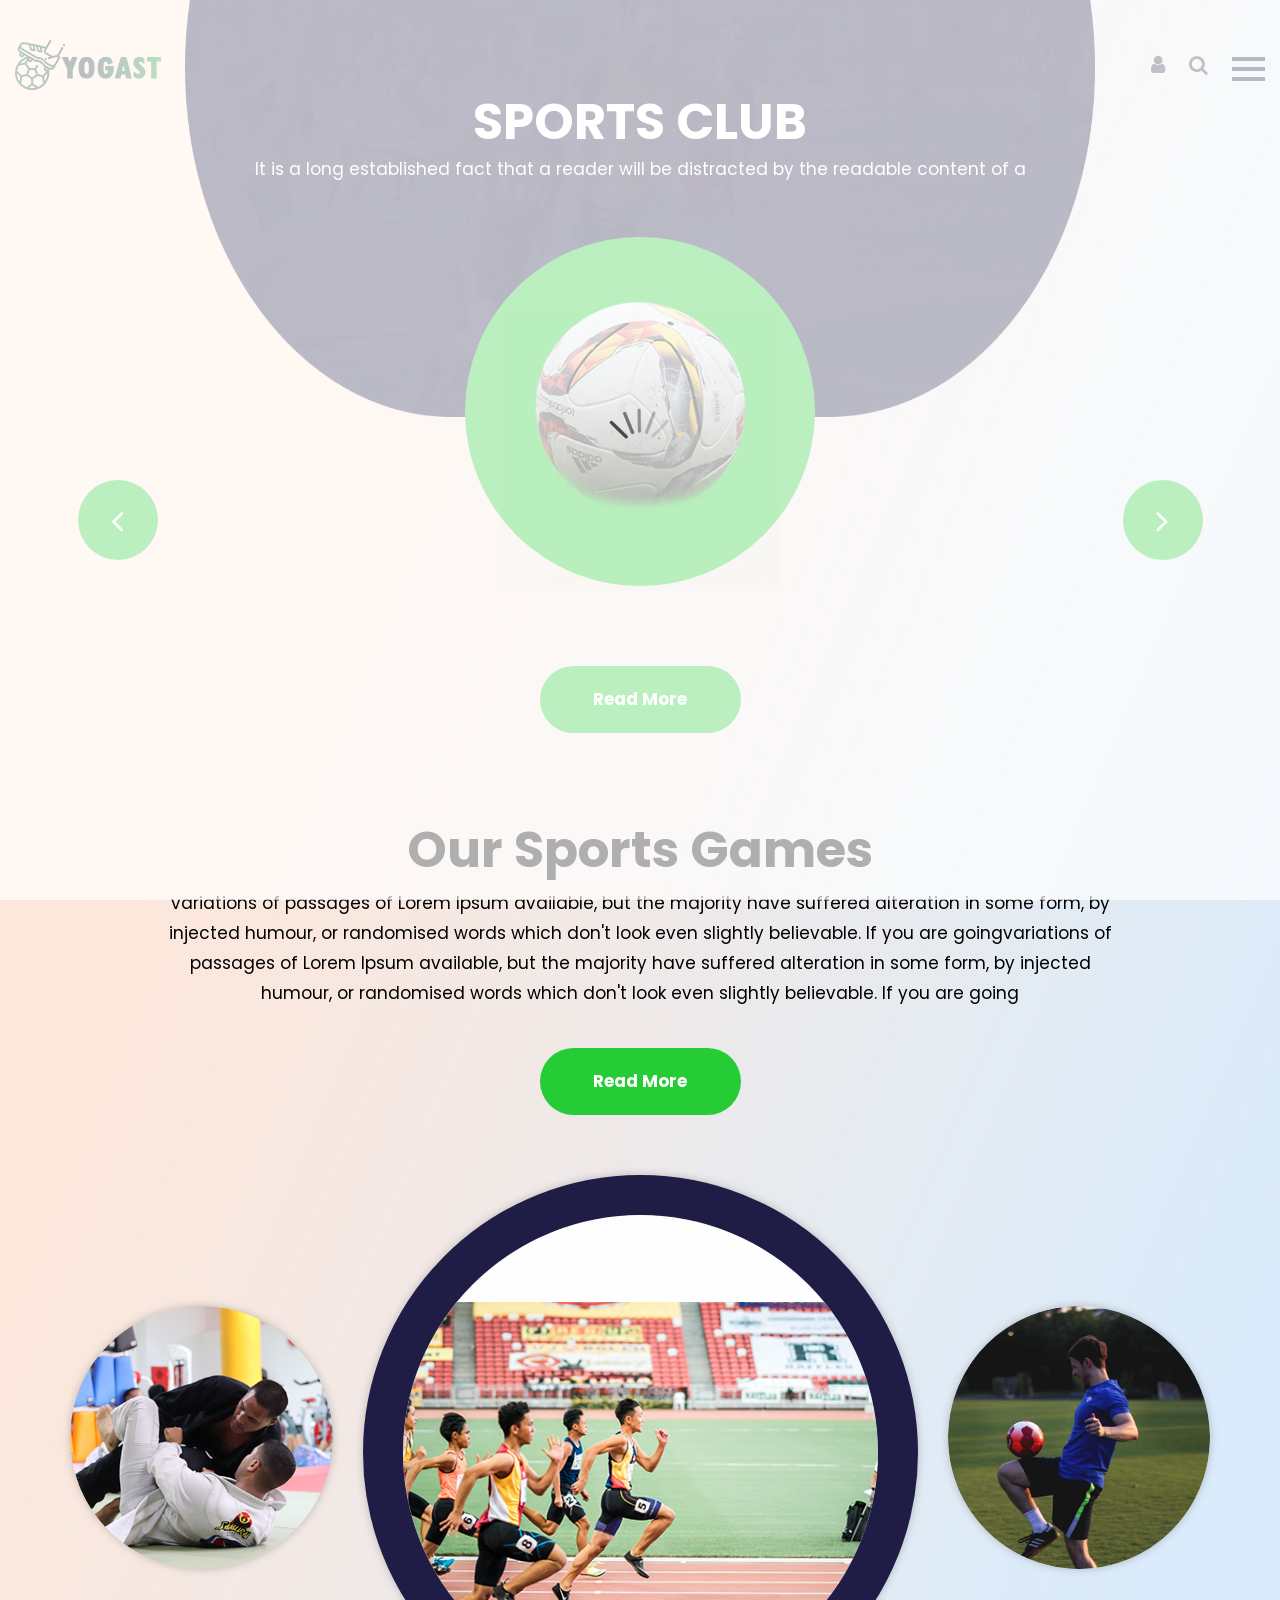
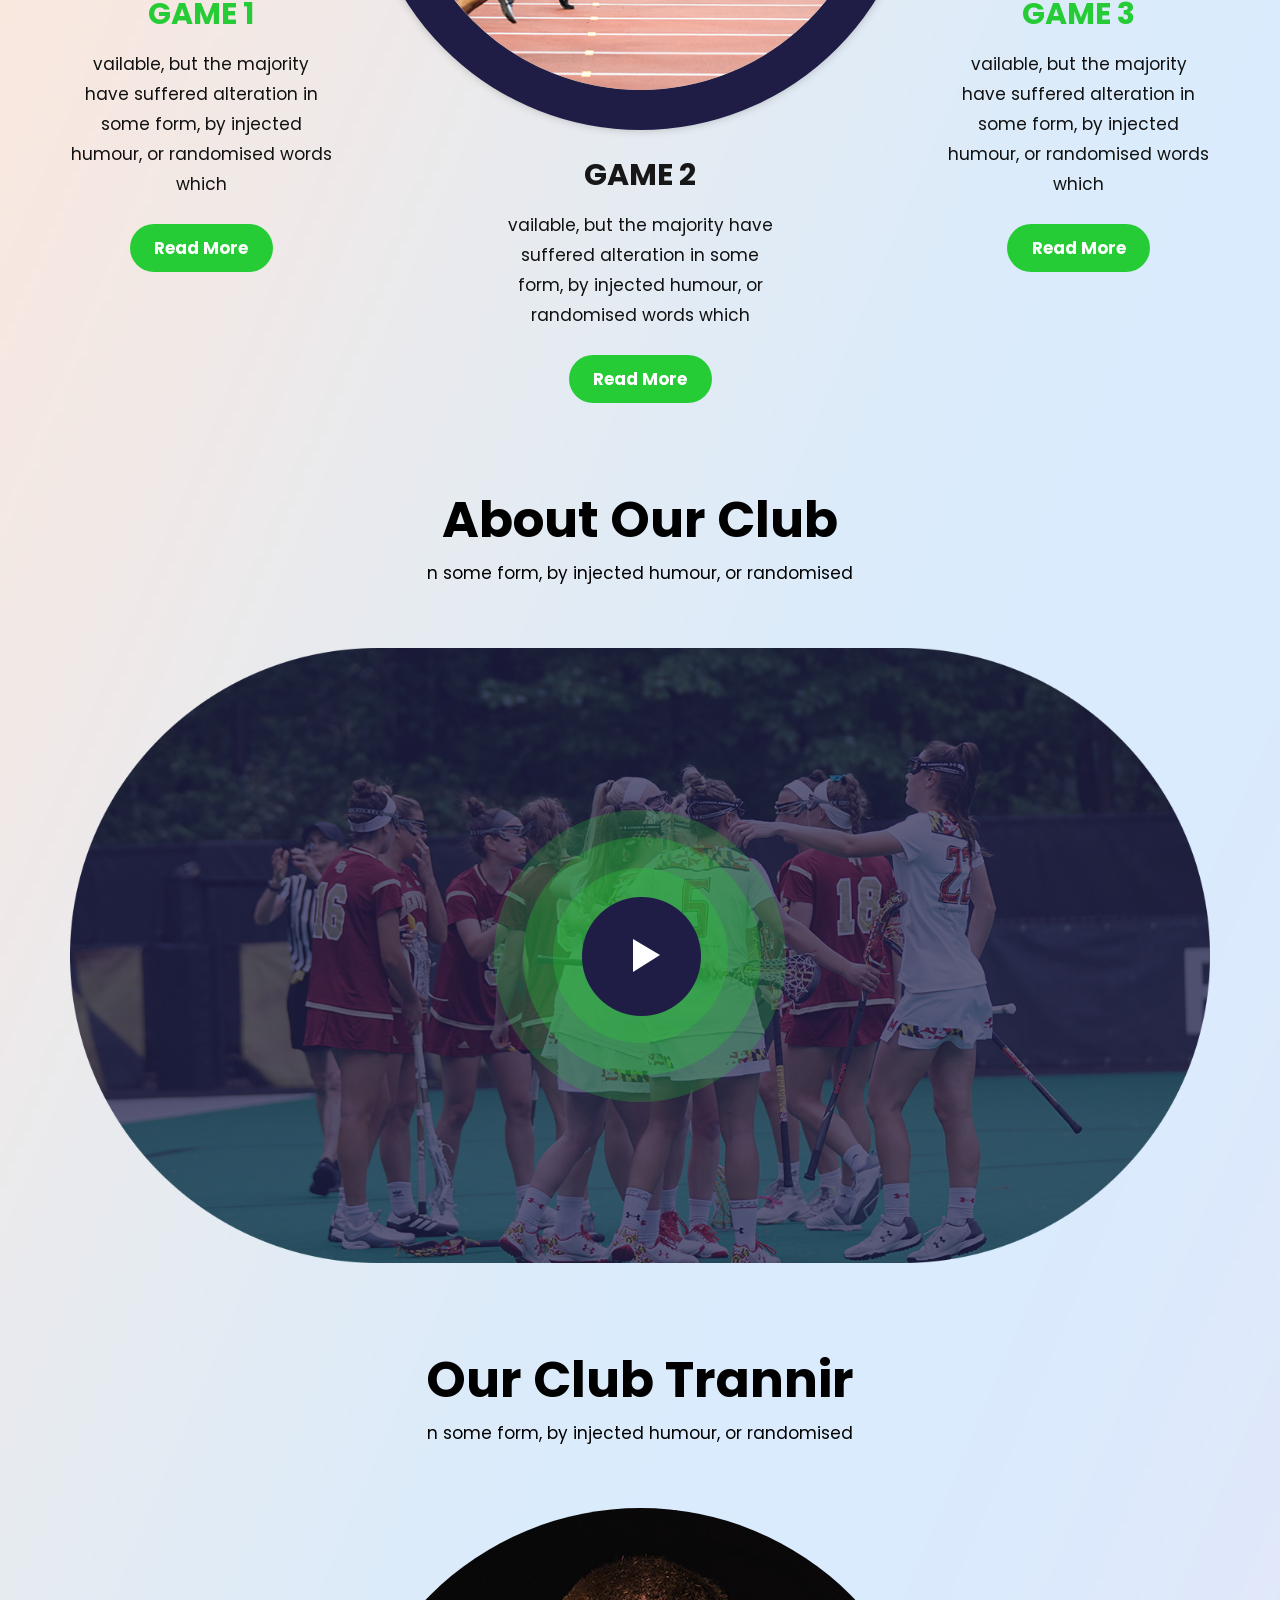
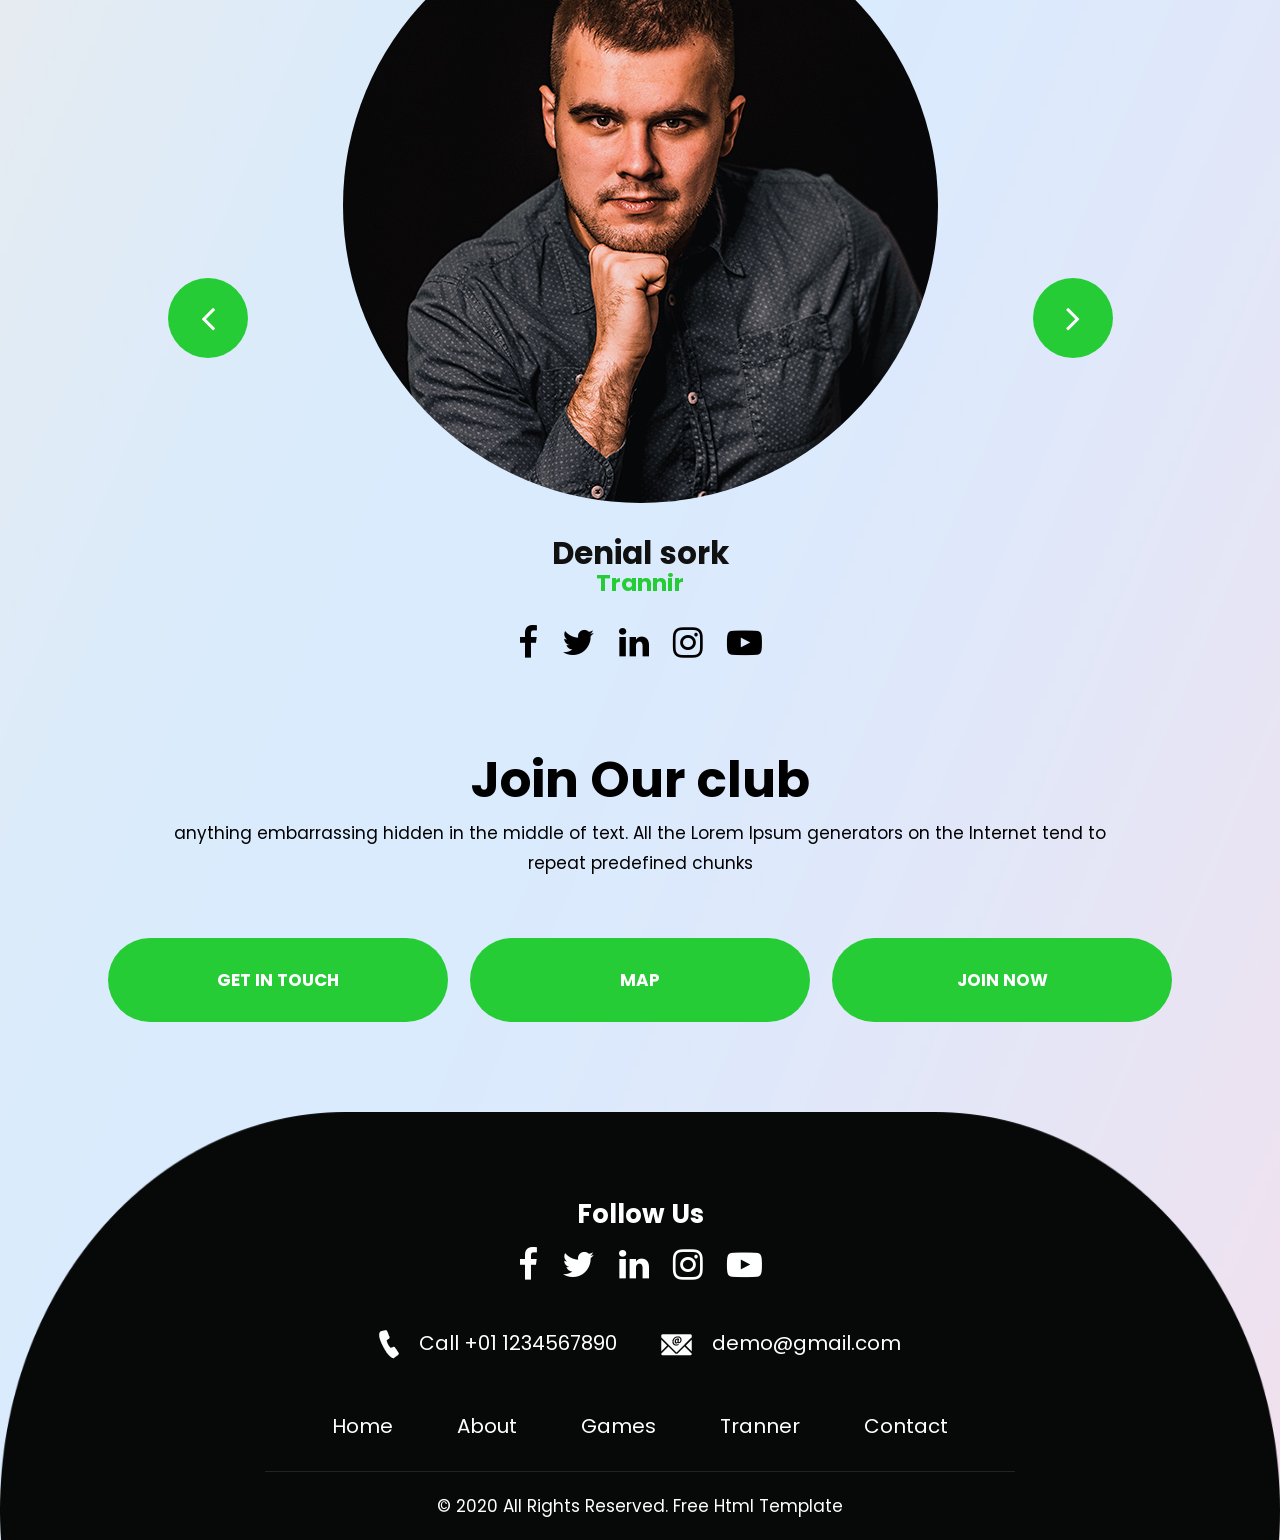
<file: templete web/sport/yogast-html/index.html>
<!DOCTYPE html>
<html lang="en">
   <head>
      <!-- basic -->
      <meta charset="utf-8">
      <meta http-equiv="X-UA-Compatible" content="IE=edge">
      <!-- mobile metas -->
      <meta name="viewport" content="width=device-width, initial-scale=1">
      <meta name="viewport" content="initial-scale=1, maximum-scale=1">
      <!-- site metas -->
      <title>yogast</title>
      <meta name="keywords" content="">
      <meta name="description" content="">
      <meta name="author" content="">
      <!-- bootstrap css -->
      <link rel="stylesheet" href="css/bootstrap.min.css">
      <!-- style css -->
      <link rel="stylesheet" href="css/style.css">
      <!-- responsive-->
      <link rel="stylesheet" href="css/responsive.css">
      <!-- awesome fontfamily -->
      <link rel="stylesheet" href="https://cdnjs.cloudflare.com/ajax/libs/font-awesome/4.7.0/css/font-awesome.min.css">
      <!--[if lt IE 9]>
      <script src="https://oss.maxcdn.com/html5shiv/3.7.3/html5shiv.min.js"></script>
      <script src="https://oss.maxcdn.com/respond/1.4.2/respond.min.js"></script><![endif]-->
   </head>
   <!-- body -->
   <body class="main-layout">
      <!-- loader  -->
      <div class="loader_bg">
         <div class="loader"><img src="images/loading.gif" alt="" /></div>
      </div>
      <!-- end loader -->
      <div id="mySidepanel" class="sidepanel">
         <a href="javascript:void(0)" class="closebtn" onclick="closeNav()">×</a>
         <a class="active" href="index.html">Home</a>
         <a href="about.html">About</a>
         <a href="games.html">Games</a>
         <a href="tranner.html">Tranner</a>
         <a href="contact.html">Contact</a>
      </div>
      <!-- header -->
      <header>
         <!-- header inner -->
         <div class="head-top">
            <div class="container-fluid">
               <div class="row d_flex">
                  <div class="col-sm-3">
                     <div class="logo">
                        <a href="index.html"><img src="images/logo.png" /></a>
                     </div>
                  </div>
                  <div class="col-sm-9">
                     <ul class="email text_align_right">
                        <li><a href="Javascript:void(0)"><i class="fa fa-user" aria-hidden="true"></i></a></li>
                        <li><a href="Javascript:void(0)"><i class="fa fa-search" aria-hidden="true"></i></a></li>
                        <li> <button class="openbtn" onclick="openNav()"><img src="images/menu_btn.png"></button></li>
                     </ul>
                  </div>
               </div>
            </div>
         </div>
      </header>
      <!-- end header -->
      <!-- start slider section -->
      <div  class=" banner_main">
         <div class="container-fluid">
            <div class="row">
               <div class="col-md-12">
                  <div class="club">
                     <figure><img class="sm_n0" src="images/bbnner.png"> <img class="tes_n0" src="images/banner1.jpg"> </figure>
                     <div class="poa_t">
                        <h1>Sports club</h1>
                        <p>It is a long established fact that a reader will be distracted by the readable content of a</p>
                     </div>
                  </div>
               </div>
            </div>
         </div>
      </div>
      <!-- end slider section -->
      <div class="footbol">
         <div class="container-fluid">
            <div class="row">
               <div class="col-md-12">
                  <div id="myCarousel" class="carousel slide" data-ride="carousel">
                     <ol class="carousel-indicators">
                        <li data-target="#myCarousel" data-slide-to="0" class="active"></li>
                        <li data-target="#myCarousel" data-slide-to="1"></li>
                        <li data-target="#myCarousel" data-slide-to="2"></li>
                     </ol>
                     <div class="carousel-inner">
                        <div class="carousel-item active">
                           <div class="container-fluid">
                              <div class="carousel-caption relative">
                                 <div class="bluid">
                                    <div class="foot_img">
                                       <figure><img src="images/foot.png" alt="#"/></figure>
                                    </div>
                                    <a class="read_more" href="Javascript:void(0)">Read More </a>
                                 </div>
                              </div>
                           </div>
                        </div>
                        <div class="carousel-item">
                           <div class="container-fluid">
                              <div class="carousel-caption relative">
                                 <div class="bluid">
                                    <div class="foot_img">
                                       <figure><img src="images/foot.png" alt="#"/></figure>
                                    </div>
                                    <a class="read_more" href="Javascript:void(0)">Read More </a>
                                 </div>
                              </div>
                           </div>
                        </div>
                        <div class="carousel-item">
                           <div class="container-fluid">
                              <div class="carousel-caption relative">
                                 <div class="bluid">
                                    <div class="foot_img">
                                       <figure><img src="images/foot.png" alt="#"/></figure>
                                    </div>
                                    <a class="read_more" href="Javascript:void(0)">Read More </a>
                                 </div>
                              </div>
                           </div>
                        </div>
                     </div>
                     <a class="carousel-control-prev" href="#myCarousel" role="button" data-slide="prev">
                     <i class="fa fa-angle-left" aria-hidden="true"></i>
                     <span class="sr-only">Previous</span>
                     </a>
                     <a class="carousel-control-next" href="#myCarousel" role="button" data-slide="next">
                     <i class="fa fa-angle-right" aria-hidden="true"></i>
                     <span class="sr-only">Next</span>
                     </a>
                  </div>
               </div>
            </div>
         </div>
      </div>
      <!-- sports -->
      <div class="sports">
         <div class="container">
            <div class="row">
               <div class="col-md-10 offset-md-1">
                  <div class="titlepage text_align_center">
                     <h2>Our Sports Games</h2>
                     <p>variations of passages of Lorem Ipsum available, but the majority have suffered alteration in some form, by injected humour, or randomised words which don't look even slightly believable. If you are goingvariations of passages of Lorem Ipsum available, but the majority have suffered alteration in some form, by injected humour, or randomised words which don't look even slightly believable. If you are going</p>
                     <a class="read_more" href="sports.html">Read More</a>
                  </div>
               </div>
            </div>
            <div class="row d_flex">
               <div class="col-md-3">
                  <div class="sports_main text_align_center">
                     <figure><img  src="images/sport1.png" alt="#"/></figure>
                     <div class="sports_text">
                        <h3>Game 1</h3>
                        <p>vailable, but the majority have suffered alteration in some form, by injected humour, or randomised words which</p>
                        <a class="read_more" href="sports.html">Read More</a>
                     </div>
                  </div>
               </div>
               <div class="col-md-6">
                  <div class="sports_main text_align_center">
                     <figure><img class="dorder" src="images/sport2.png" alt="#"/></figure>
                     <div class="sports_text">
                        <h3 class="dark3">Game 2</h3>
                        <p>vailable, but the majority have<br> suffered alteration in some <br>form, by injected humour, or <br> randomised words which</p>
                        <a class="read_more" href="sports.html">Read More</a>
                     </div>
                  </div>
               </div>
               <div class="col-md-3">
                  <div class="sports_main text_align_center">
                     <figure><img src="images/sport3.png" alt="#"/></figure>
                     <div class="sports_text">
                        <h3>Game 3</h3>
                        <p>vailable, but the majority have suffered alteration in some form, by injected humour, or randomised words which</p>
                        <a class="read_more" href="sports.html">Read More</a>
                     </div>
                  </div>
               </div>
            </div>
         </div>
      </div>
      <!-- end sports -->
      <!-- about -->
      <div class="about">
         <div class="container">
            <div class="row">
               <div class="col-md-12">
                  <div class="titlepage text_align_center">
                     <h2>About Our Club</h2>
                     <p>n some form, by injected humour, or randomised</p>
                  </div>
               </div>
               <div class="col-md-12">
                  <div class="about_img">
                     <figure><img class="img_responsive" src="images/about_img.png" alt="#"/></figure>
                     <div class="abo_btn">
                        <a href="Javascript:void(0)"><img src="images/about_btn.png" alt="#"/></a>
                     </div>
                  </div>
               </div>
            </div>
         </div>
      </div>
      <!-- end about -->
      <!-- trannir -->
      <div class="trannir">
         <div class="container">
            <div class="row">
               <div class="col-md-12">
                  <div class="titlepage text_align_center">
                     <h2>Our Club Trannir</h2>
                     <p>n some form, by injected humour, or randomised</p>
                  </div>
               </div>
            </div>
            <div class="row d_flex">
               <div class="col-lg-10 offset-lg-1 col-md-12">
                  <div id="testimo" class="carousel slide our_trannir" data-ride="carousel">
                     <ol class="carousel-indicators">
                        <li data-target="#testimo" data-slide-to="0" class="active"></li>
                        <li data-target="#testimo" data-slide-to="1"></li>
                        <li data-target="#testimo" data-slide-to="2"></li>
                     </ol>
                     <div class="carousel-inner">
                        <div class="carousel-item active">
                           <div class="container">
                              <div class="carousel-caption posi_in">
                                 <div class="trannir_text">
                                    <i><img src="images/clint.jpg" alt="#"/></i>
                                    <h3>Denial sork</h3>
                                    <span>Trannir</span>
                                    <ul class="social_icon text_align_center">
                                       <li> <a href="Javascript:void(0)"><i class="fa fa-facebook-f"></i></a></li>
                                       <li> <a href="Javascript:void(0)"><i class="fa fa-twitter"></i></a></li>
                                       <li> <a href="Javascript:void(0)"><i class="fa fa-linkedin" aria-hidden="true"></i></a></li>
                                       <li> <a href="Javascript:void(0)"><i class="fa fa-instagram" aria-hidden="true"></i></a></li>
                                       <li> <a href="Javascript:void(0)"><i class="fa fa-youtube-play" aria-hidden="true"></i></a></li>
                                    </ul>
                                 </div>
                              </div>
                           </div>
                        </div>
                        <div class="carousel-item">
                           <div class="container">
                              <div class="carousel-caption posi_in">
                                 <div class="trannir_text">
                                    <i><img src="images/clint.jpg" alt="#"/></i>
                                    <h3>Denial sork</h3>
                                    <span>Trannir</span>
                                    <ul class="social_icon text_align_center">
                                       <li> <a href="Javascript:void(0)"><i class="fa fa-facebook-f"></i></a></li>
                                       <li> <a href="Javascript:void(0)"><i class="fa fa-twitter"></i></a></li>
                                       <li> <a href="Javascript:void(0)"><i class="fa fa-linkedin" aria-hidden="true"></i></a></li>
                                       <li> <a href="Javascript:void(0)"><i class="fa fa-instagram" aria-hidden="true"></i></a></li>
                                       <li> <a href="Javascript:void(0)"><i class="fa fa-youtube-play" aria-hidden="true"></i></a></li>
                                    </ul>
                                 </div>
                              </div>
                           </div>
                        </div>
                        <div class="carousel-item">
                           <div class="container">
                              <div class="carousel-caption posi_in">
                                 <div class="trannir_text">
                                    <i><img src="images/clint.jpg" alt="#"/></i>
                                    <h3>Denial sork</h3>
                                    <span>Trannir</span>
                                    <ul class="social_icon text_align_center">
                                       <li> <a href="Javascript:void(0)"><i class="fa fa-facebook-f"></i></a></li>
                                       <li> <a href="Javascript:void(0)"><i class="fa fa-twitter"></i></a></li>
                                       <li> <a href="Javascript:void(0)"><i class="fa fa-linkedin" aria-hidden="true"></i></a></li>
                                       <li> <a href="Javascript:void(0)"><i class="fa fa-instagram" aria-hidden="true"></i></a></li>
                                       <li> <a href="Javascript:void(0)"><i class="fa fa-youtube-play" aria-hidden="true"></i></a></li>
                                    </ul>
                                 </div>
                              </div>
                           </div>
                        </div>
                     </div>
                     <a class="carousel-control-prev" href="#testimo" role="button" data-slide="prev">
                     <i class="fa fa-angle-left" aria-hidden="true"></i>
                     <span class="sr-only">Previous</span>
                     </a>
                     <a class="carousel-control-next" href="#testimo" role="button" data-slide="next">
                     <i class="fa fa-angle-right" aria-hidden="true"></i>
                     <span class="sr-only">Next</span>
                     </a>
                  </div>
               </div>
            </div>
         </div>
      </div>
      <!-- end trannir -->
      <!-- our_club -->
      <div class="our_club">
         <div class="container">
            <div class="row">
               <div class="col-md-10 offset-md-1">
                  <div class="titlepage text_align_center">
                     <h2>Join Our club</h2>
                     <p>anything embarrassing hidden in the middle of text. All the Lorem Ipsum generators on the Internet tend to repeat predefined chunks</p>
                  </div>
               </div>
               <div class="col-md-12">
                  <div class="club_btn">
                     <a class="read_more " href="Javascript:void(0)">Get In Touch</a>
                     <a class="read_more" href="Javascript:void(0)">Map</a>
                     <a class="read_more" href="Javascript:void(0)">Join now</a>
                  </div>
               </div>
            </div>
         </div>
      </div>
      <!-- end our_club -->
      <!-- footer -->
      <footer>
         <div class="footer">
            <div class="container">
               <div class="row">
                  <div class="col-md-8 offset-md-2">
                     <h3>Follow Us</h3>
                     <ul class="social_icon text_align_center">
                        <li> <a href="Javascript:void(0)"><i class="fa fa-facebook-f"></i></a></li>
                        <li> <a href="Javascript:void(0)"><i class="fa fa-twitter"></i></a></li>
                        <li> <a href="Javascript:void(0)"><i class="fa fa-linkedin" aria-hidden="true"></i></a></li>
                        <li> <a href="Javascript:void(0)"><i class="fa fa-instagram" aria-hidden="true"></i></a></li>
                        <li> <a href="Javascript:void(0)"><i class="fa fa-youtube-play" aria-hidden="true"></i></a></li>
                     </ul>
                     <div class="conta text_align_center">
                        <ul>
                           <li> <a href="Javascript:void(0)"><img src="images/call.png" alt="#"/> Call +01 1234567890
                              </a>
                           </li>
                           <li> <a href="Javascript:void(0)"><img src="images/mall.png" alt="#"/> demo@gmail.com
                              </a>
                           </li>
                        </ul>
                     </div>
                  </div>
                  <div class="col-md-8 offset-md-2">
                     <div class="menu_bottom text_align_center">
                        <ul>
                           <li><a href="index.html">Home</a></li>
                           <li><a href="about.html">About</a></li>
                           <li><a href="games.html">Games</a></li>
                           <li><a href="tranner.html">Tranner</a></li>
                           <li><a href="contact.html">Contact</a></li>
                        </ul>
                     </div>
                  </div>
               </div>
            </div>
            <div class="copyright text_align_center">
               <div class="container">
                  <div class="row">
                     <div class="col-md-8 offset-md-2">
                        <p>© 2020 All Rights Reserved. <a href="https://html.design/"> Free Html Template</a></p>
                     </div>
                  </div>
               </div>
            </div>
         </div>
      </footer>
      <!-- end footer -->
      <!-- Javascript files-->
      <script src="js/jquery.min.js"></script>
      <script src="js/bootstrap.bundle.min.js"></script>
      <script src="js/jquery-3.0.0.min.js"></script>
      <script src="js/custom.js"></script>
   </body>
</html>
</file>
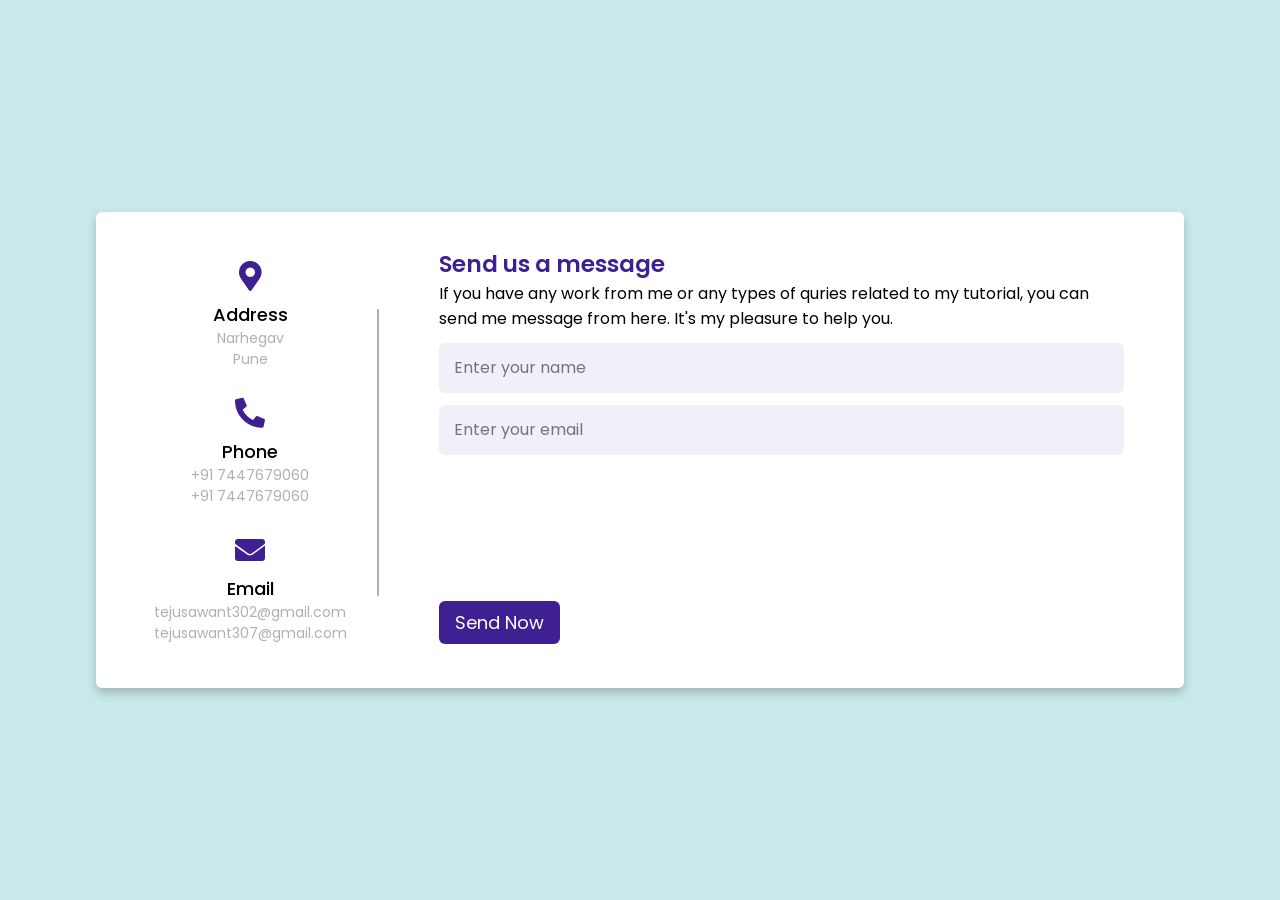
<file: contact_form.html>
<!DOCTYPE html>
<!-- Created By Ts -  -->
<html lang="en" dir="ltr">
  <head>
    <meta charset="UTF-8">
    <title> Responsive Contact Us Form  | Tejas </title>
    <link rel="stylesheet" href="contactstyle.css">
    <!-- Fontawesome CDN Link -->
    <link rel="stylesheet" href="https://cdnjs.cloudflare.com/ajax/libs/font-awesome/5.15.2/css/all.min.css"/>
     <meta name="viewport" content="width=device-width, initial-scale=1.0">
   </head>
<body>
  <div class="container">
    <div class="content">
      <div class="left-side">
        <div class="address details">
          <i class="fas fa-map-marker-alt"></i>
          <div class="topic">Address</div>
          <div class="text-one">Narhegav</div>
          <div class="text-two">Pune</div>
        </div>
        <div class="phone details">
          <i class="fas fa-phone-alt"></i>
          <div class="topic">Phone</div>
          <div class="text-one">+91 7447679060</div>
          <div class="text-two">+91 7447679060</div>
        </div>
        <div class="email details">
          <i class="fas fa-envelope"></i>
          <div class="topic">Email</div>
          <div class="text-one">tejusawant302@gmail.com</div>
          <div class="text-two">tejusawant307@gmail.com</div>
        </div>
      </div>
      <div class="right-side">
        <div class="topic-text">Send us a message</div>
        <p>If you have any work from me or any types of quries related to my tutorial, you can send me message from here. It's my pleasure to help you.</p>
      <form action="#">
        <div class="input-box">
          <input type="text" placeholder="Enter your name">
        </div>
        <div class="input-box">
          <input type="text" placeholder="Enter your email">
        </div>
        <div class="input-box message-box">
          
        </div>
        <div class="button">
          <input type="button" value="Send Now" >
        </div>
      </form>
    </div>
    </div>
  </div>
</body>
</html>
</file>
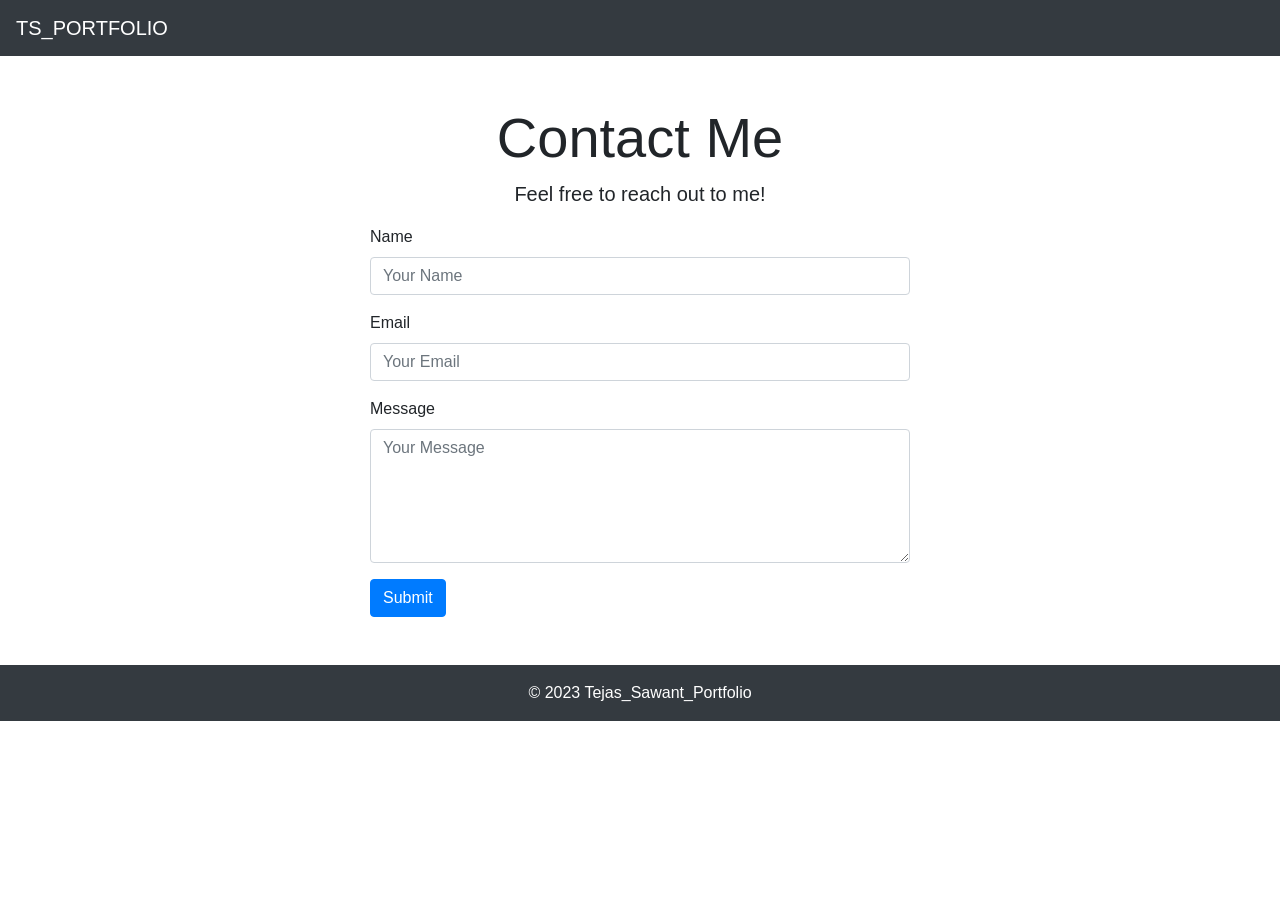
<file: CONTACTPAGE.html>
<!DOCTYPE html>
<html lang="en">
<head>
    <meta charset="UTF-8">
    <meta name="viewport" content="width=device-width, initial-scale=1.0">
    <title>Contact Me</title>
    <link rel="stylesheet" href="https://maxcdn.bootstrapcdn.com/bootstrap/4.5.2/css/bootstrap.min.css">
</head>
<body>
    <!-- Navbar -->
    <nav class="navbar navbar-expand-lg navbar-dark bg-dark">
        <a class="navbar-brand" href="#">TS_PORTFOLIO</a>
    </nav>

    <!-- Contact Section -->
    <section class="py-5">
        <div class="container">
            <h1 class="display-4 text-center">Contact Me</h1>
            <p class="lead text-center">Feel free to reach out to me!</p>
            
            <div class="row justify-content-center">
                <div class="col-md-6">
                    <form>
                        <div class="form-group">
                            <label for="name">Name</label>
                            <input type="text" class="form-control" id="name" placeholder="Your Name">
                        </div>
                        <div class="form-group">
                            <label for="email">Email</label>
                            <input type="email" class="form-control" id="email" placeholder="Your Email">
                        </div>
                        <div class="form-group">
                            <label for="message">Message</label>
                            <textarea class="form-control" id="message" rows="5" placeholder="Your Message"></textarea>
                        </div>
                        <button type="submit" class="btn btn-primary">Submit</button>
                    </form>
                </div>
            </div>
        </div>
    </section>

    <!-- Footer -->
    <footer class="bg-dark text-white text-center py-3">
        <div class="container">
            &copy; 2023 Tejas_Sawant_Portfolio
        </div>
    </footer>

    <!-- Bootstrap JavaScript (jQuery and Popper.js required) -->
    <script src="https://code.jquery.com/jquery-3.5.1.slim.min.js"></script>
    <script src="https://cdn.jsdelivr.net/npm/@popperjs/core@2.5.4/dist/umd/popper.min.js"></script>
    <script src="https://maxcdn.bootstrapcdn.com/bootstrap/4.5.2/js/bootstrap.min.js"></script>
</body>
</html>
</file>
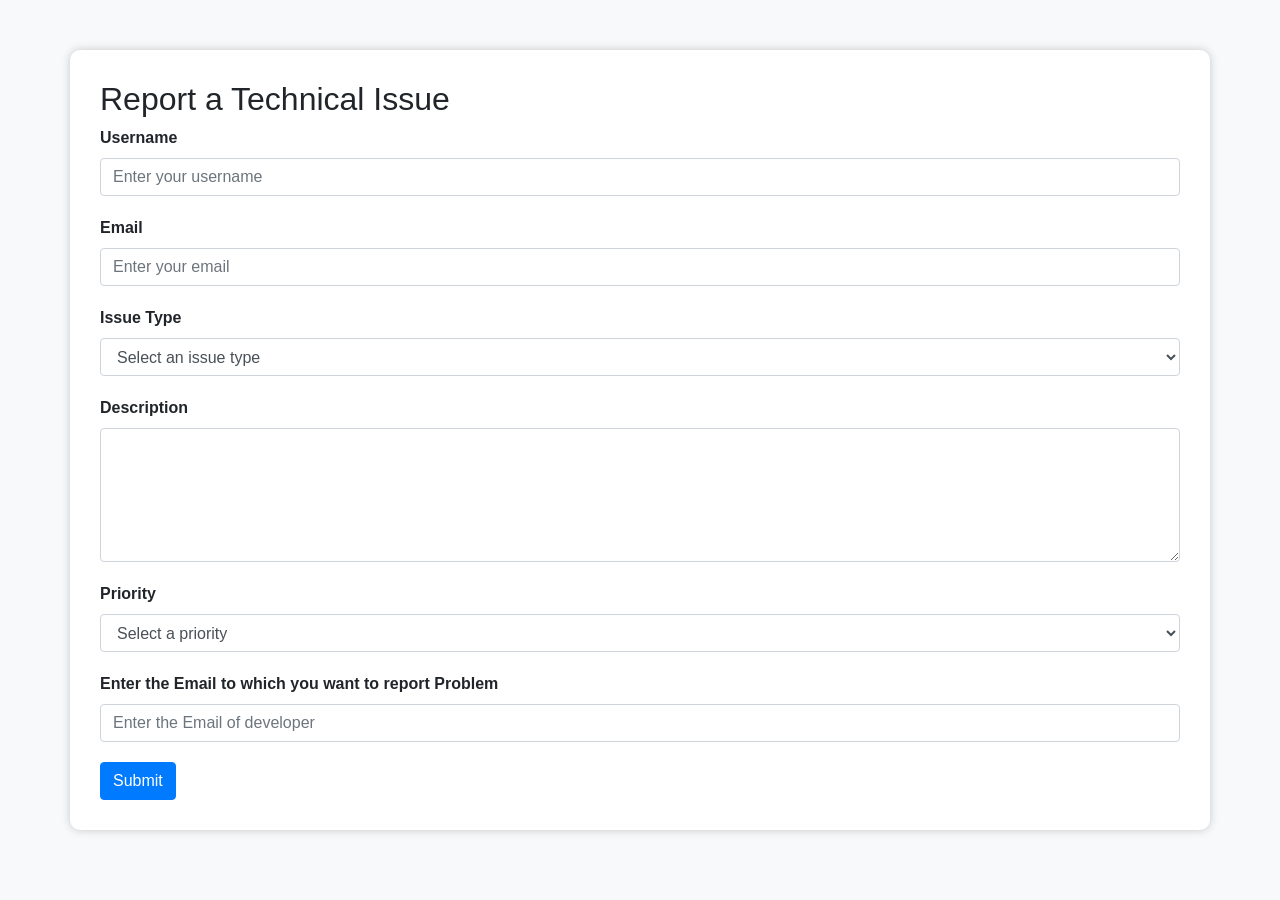
<file: report.html>
<!DOCTYPE html>
<html lang="en">
<head>
    <meta charset="UTF-8">
    <meta name="viewport" content="width=device-width, initial-scale=1.0">
    <title>Technical Issue Report</title>
    <!-- Add Bootstrap CSS link -->
    <link href="https://maxcdn.bootstrapcdn.com/bootstrap/4.5.2/css/bootstrap.min.css" rel="stylesheet">
    <!-- Add custom CSS for animations and designs -->
    <style>
        body {
            background-color: #f8f9fa;
        }

        .container {
            margin-top: 50px;
            background-color: #ffffff;
            padding: 30px;
            border-radius: 10px;
            box-shadow: 0 0 10px rgba(0, 0, 0, 0.2);
        }

        .form-group {
            margin-bottom: 20px;
        }

        .form-group label {
            font-weight: bold;
        }

        .btn-primary {
            transition: background-color 0.3s ease;
        }

        .btn-primary:hover {
            background-color: #007bff;
        }
    </style>
</head>
<body>
    <div class="container">
        <h2>Report a Technical Issue</h2>
        <form>
            <div class="form-group">
                <label for="username">Username</label>
                <input type="text" class="form-control" id="username" placeholder="Enter your username" required>
            </div>
            <div class="form-group">
                <label for="email">Email</label>
                <input type="email" class="form-control" id="email" placeholder="Enter your email" required>
            </div>
            <div class="form-group">
                <label for="issue-type">Issue Type</label>
                <select class="form-control" id="issue-type" required>
                    <option value="">Select an issue type</option>
                    <option value="bug">Bug</option>
                    <option value="feature-request">Feature Request</option>
                    <option value="other">Other</option>
                </select>
            </div>
            <div class="form-group">
                <label for="description">Description</label>
                <textarea class="form-control" id="description" rows="5" required></textarea>
            </div>
            <div class="form-group">
                <label for="priority">Priority</label>
                <select class="form-control" id="priority" required>
                    <option value="">Select a priority</option>
                    <option value="low">Low</option>
                    <option value="medium">Medium</option>
                    <option value="high">High</option>
                </select>
            </div>
            <div class="form-group">
                <label for="email">Enter the Email to which you want to report Problem</label>
                <input type="email" class="form-control" id="email" placeholder="Enter the Email of developer" required>
            </div>
            <button type="submit" class="btn btn-primary">Submit</button>
        </form>
    </div>

    <!-- Add Bootstrap and jQuery JS scripts -->
    <script src="https://code.jquery.com/jquery-3.5.1.slim.min.js"></script>
    <script src="https://cdn.jsdelivr.net/npm/@popperjs/core@2.5.3/dist/umd/popper.min.js"></script>
    <script src="https://maxcdn.bootstrapcdn.com/bootstrap/4.5.2/js/bootstrap.min.js"></script>
</body>
</html>
</file>
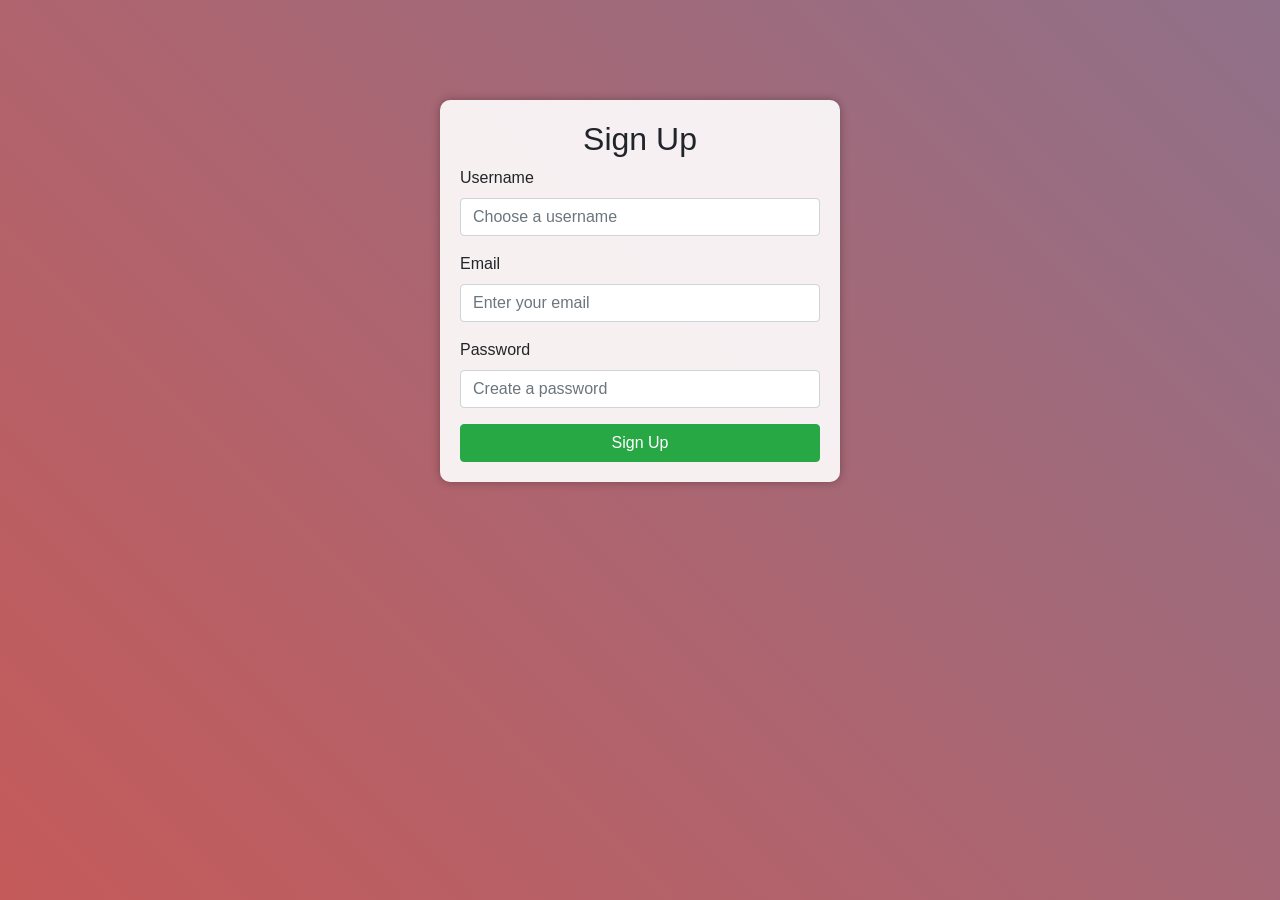
<file: signup_page.html>
<!DOCTYPE html>
<html lang="en">
<head>
    <meta charset="UTF-8">
    <meta name="viewport" content="width=device-width, initial-scale=1.0">
    <title>Signup Page</title>
    <link rel="stylesheet" href="https://maxcdn.bootstrapcdn.com/bootstrap/4.5.2/css/bootstrap.min.css">
    <style>
        body {
            background: linear-gradient(45deg, #e74c3c, #3498db);
            background-size: 400% 400%;
            animation: gradient 15s ease infinite;
        }

        @keyframes gradient {
            0% {
                background-position: 0% 50%;
            }
            50% {
                background-position: 100% 50%;
            }
            100% {
                background-position: 0% 50%;
            }
        }

        .signup-container {
            background: rgba(255, 255, 255, 0.9);
            border-radius: 10px;
            padding: 20px;
            margin: 100px auto;
            max-width: 400px;
            box-shadow: 0px 0px 10px rgba(0, 0, 0, 0.3);
        }
    </style>
</head>
<body>
    <div class="container">
        <div class="row">
            <div class="col-md-6 offset-md-3">
                <div class="signup-container">
                    <h2 class="text-center">Sign Up</h2>
                    <form>
                        <div class="form-group">
                            <label for="username">Username</label>
                            <input type="text" class="form-control" id="username" placeholder="Choose a username">
                        </div>
                        <div class="form-group">
                            <label for="email">Email</label>
                            <input type="email" class="form-control" id="email" placeholder="Enter your email">
                        </div>
                        <div class="form-group">
                            <label for="password">Password</label>
                            <input type="password" class="form-control" id="password" placeholder="Create a password">
                        </div>
                        <button type="submit" class="btn btn-success btn-block">Sign Up</button>
                    </form>
                </div>
            </div>
        </div>
    </div>

    <script src="https://code.jquery.com/jquery-3.5.1.slim.min.js"></script>
    <script src="https://cdn.jsdelivr.net/npm/@popperjs/core@2.11.6/dist/umd/popper.min.js"></script>
    <script src="https://stackpath.bootstrapcdn.com/bootstrap/4.5.2/js/bootstrap.min.js"></script>
</body>
</html>
</file>
<file: templete web/digital seo/digital-agency-html-template/css/style.css>
/********** Template CSS **********/
:root {
    --primary: #6222CC;
    --secondary: #FBA504;
    --light: #F6F4F9;
    --dark: #04000B;
}


/*** Spinner ***/
#spinner {
    opacity: 0;
    visibility: hidden;
    transition: opacity .5s ease-out, visibility 0s linear .5s;
    z-index: 99999;
}

#spinner.show {
    transition: opacity .5s ease-out, visibility 0s linear 0s;
    visibility: visible;
    opacity: 1;
}

.back-to-top {
    position: fixed;
    display: none;
    right: 45px;
    bottom: 45px;
    z-index: 99;
}


/*** Heading ***/
h1,
h2,
.fw-bold {
    font-weight: 700 !important;
}

h3,
h4,
.fw-semi-bold {
    font-weight: 600 !important;
}

h5,
h6,
.fw-medium {
    font-weight: 500 !important;
}


/*** Button ***/
.btn {
    font-weight: 500;
    transition: .5s;
}

.btn:hover {
    box-shadow: 0 0 10px rgba(0, 0, 0, .5);
}

.btn-square {
    width: 38px;
    height: 38px;
}

.btn-sm-square {
    width: 32px;
    height: 32px;
}

.btn-lg-square {
    width: 48px;
    height: 48px;
}

.btn-square,
.btn-sm-square,
.btn-lg-square {
    padding: 0;
    display: flex;
    align-items: center;
    justify-content: center;
    font-weight: normal;
    border-radius: 50px;
}


/*** Navbar ***/
.navbar .dropdown-toggle::after {
    border: none;
    content: "\f067";
    font-family: "Font Awesome 5 Free";
    font-size: 10px;
    font-weight: bold;
    vertical-align: middle;
    margin-left: 8px;
}

.navbar-light .navbar-nav .nav-link {
    position: relative;
    margin-right: 25px;
    padding: 35px 0;
    font-family: 'Jost', sans-serif;
    font-size: 18px;
    font-weight: 500;
    color: var(--light) !important;
    outline: none;
    transition: .5s;
}

.sticky-top.navbar-light .navbar-nav .nav-link {
    padding: 20px 0;
    color: var(--dark) !important;
}

.navbar-light .navbar-nav .nav-link:hover,
.navbar-light .navbar-nav .nav-link.active {
    color: var(--secondary) !important;
}

.navbar-light .navbar-brand h1 {
    color: #FFFFFF;
}

.navbar-light .navbar-brand img {
    max-height: 60px;
    transition: .5s;
}

.sticky-top.navbar-light .navbar-brand img {
    max-height: 45px;
}

@media (max-width: 991.98px) {
    .sticky-top.navbar-light {
        position: relative;
        background: #FFFFFF;
    }

    .navbar-light .navbar-collapse {
        margin-top: 15px;
        border-top: 1px solid #DDDDDD;
    }

    .navbar-light .navbar-nav .nav-link,
    .sticky-top.navbar-light .navbar-nav .nav-link {
        padding: 10px 0;
        margin-left: 0;
        color: var(--dark) !important;
    }

    .navbar-light .navbar-brand h1 {
        color: var(--primary);
    }

    .navbar-light .navbar-brand img {
        max-height: 45px;
    }
}

@media (min-width: 992px) {
    .navbar-light {
        position: absolute;
        width: 100%;
        top: 0;
        left: 0;
        border-bottom: 1px solid rgba(256, 256, 256, .1);
        z-index: 999;
    }
    
    .sticky-top.navbar-light {
        position: fixed;
        background: #FFFFFF;
    }

    .sticky-top.navbar-light .navbar-brand h1 {
        color: var(--primary);
    }

    .navbar-light .navbar-nav .nav-item .dropdown-menu {
        display: block;
        border: none;
        margin-top: 0;
        top: 150%;
        opacity: 0;
        visibility: hidden;
        transition: .5s;
    }

    .navbar-light .navbar-nav .nav-item:hover .dropdown-menu {
        top: 100%;
        visibility: visible;
        transition: .5s;
        opacity: 1;
    }

    .navbar-light .btn {
        color: var(--dark);
        background: #FFFFFF;
    }

    .sticky-top.navbar-light .btn {
        color: var(--dark);
        background: var(--secondary);
    }
}


/*** Hero Header ***/
.hero-header {
    margin-bottom: 6rem;
    padding: 18rem 0;
    background:
        url(../img/blob-top-left.png),
        url(../img/blob-top-right.png),
        url(../img/blob-bottom-left.png),
        url(../img/blob-bottom-right.png),
        url(../img/blob-center.png),
        url(../img/bg-bottom.png);
    background-position:
        left 0px top 0px,
        right 0px top 0px,
        left 0px bottom 0px,
        right 0px bottom 0px,
        center center,
        center bottom;
    background-repeat: no-repeat;
}

@media (max-width: 991.98px) {
    .hero-header {
        padding: 6rem 0 9rem 0;
    }
}


/*** Section Title ***/
.section-title {
    position: relative;
    display: flex;
    align-items: center;
    font-weight: 500;
    text-transform: uppercase;
}

.section-title span:first-child,
.section-title span:last-child {
    position: relative;
    display: inline-block;
    margin-right: 30px;
    width: 30px;
    height: 2px;
}

.section-title span:last-child {
    margin-right: 0;
    margin-left: 30px;
}

.section-title span:first-child::after,
.section-title span:last-child::after {
    position: absolute;
    content: "";
    width: 15px;
    height: 2px;
    top: 0;
    right: -20px;
}

.section-title span:last-child::after {
    right: auto;
    left: -20px;
}

.section-title.text-primary span:first-child,
.section-title.text-primary span:last-child,
.section-title.text-primary span:first-child::after,
.section-title.text-primary span:last-child::after {
    background: var(--primary);
}

.section-title.text-secondary span:first-child,
.section-title.text-secondary span:last-child,
.section-title.text-secondary span:first-child::after,
.section-title.text-secondary span:last-child::after {
    background: var(--secondary);
}

.section-title.text-white span:first-child,
.section-title.text-white span:last-child,
.section-title.text-white span:first-child::after,
.section-title.text-white span:last-child::after {
    background: #FFFFFF;
}


/*** Feature ***/
.feature-item {
    transition: .5s;
}

.feature-item:hover {
    margin-top: -15px;
}


/*** About ***/
.progress {
    height: 5px;
}

.progress .progress-bar {
    width: 0px;
    transition: 3s;
}


/*** Fact ***/
.fact {
    margin: 6rem 0;
    background:
        url(../img/blob-top-left.png),
        url(../img/blob-top-right.png),
        url(../img/blob-bottom-left.png),
        url(../img/blob-bottom-right.png),
        url(../img/blob-center.png);
    background-position:
        left 0px top 0px,
        right 0px top 0px,
        left 0px bottom 0px,
        right 0px bottom 0px,
        center center;
    background-repeat: no-repeat;
}


/*** Service ***/
.service-item {
    position: relative;
    padding: 45px 30px;
    background: var(--light);
    overflow: hidden;
    transition: .5s;
}

.service-item:hover {
    margin-top: -15px;
    padding-bottom: 60px;
    background: var(--primary);
}

.service-item .service-icon {
    margin: 0 auto 20px auto;
    width: 100px;
    height: 100px;
    display: flex;
    align-items: center;
    justify-content: center;
    color: var(--light);
    background: url(../img/blob-primary.png) center center no-repeat;
    background-size: contain;
    transition: .5s;
}

.service-item:hover .service-icon {
    color: var(--dark);
    background: url(../img/blob-secondary.png) center center no-repeat;
    background-size: contain;
}

.service-item h5,
.service-item p {
    transition: .5s;
}

.service-item:hover h5,
.service-item:hover p {
    color: #FFFFFF;
}

.service-item a.btn {
    position: absolute;
    bottom: -40px;
    left: 50%;
    transform: translateX(-50%);
    color: var(--primary);
    background: #FFFFFF;
    border-radius: 40px 40px 0 0;
    transition: .5s;
    z-index: 1;
}

.service-item a.btn:hover {
    color: var(--dark);
    background: var(--secondary);
}

.service-item:hover a.btn {
    bottom: 0;
}


/*** Project Portfolio ***/
#portfolio-flters li {
    display: inline-block;
    font-weight: 500;
    color: var(--dark);
    cursor: pointer;
    transition: .5s;
    border-bottom: 2px solid transparent;
}

#portfolio-flters li:hover,
#portfolio-flters li.active {
    color: var(--primary);
    border-color: var(--primary);
}

.portfolio-item img {
    transition: .5s;
}

.portfolio-item:hover img {
    transform: scale(1.1);
}

.portfolio-item .portfolio-overlay {
    position: absolute;
    display: flex;
    align-items: center;
    justify-content: center;
    width: 100%;
    height: 100%;
    top: 0;
    left: 0;
    background: rgba(98, 34, 204, .9);
    transition: .5s;
    opacity: 0;
}

.portfolio-item:hover .portfolio-overlay {
    opacity: 1;
}


/*** Newsletter ***/
.newsletter {
    margin: 6rem 0;
    background:
        url(../img/blob-top-left.png),
        url(../img/blob-top-right.png),
        url(../img/blob-bottom-left.png),
        url(../img/blob-bottom-right.png),
        url(../img/blob-center.png);
    background-position:
        left 0px top 0px,
        right 0px top 0px,
        left 0px bottom 0px,
        right 0px bottom 0px,
        center center;
    background-repeat: no-repeat;
}


/*** Testimonial ***/
.testimonial-carousel .testimonial-item {
    padding: 0 30px 30px 30px;
}

.testimonial-carousel .owl-nav {
    display: flex;
    justify-content: center;
}

.testimonial-carousel .owl-nav .owl-prev,
.testimonial-carousel .owl-nav .owl-next {
    margin: 0 12px;
    width: 60px;
    height: 60px;
    display: flex;
    align-items: center;
    justify-content: center;
    color: var(--primary);
    background: var(--light);
    border-radius: 60px;
    font-size: 22px;
    transition: .5s;
}

.testimonial-carousel .owl-nav .owl-prev:hover,
.testimonial-carousel .owl-nav .owl-next:hover {
    color: #FFFFFF;
    background: var(--primary);
    box-shadow: 0 0 10px rgba(0, 0, 0, .5);
}


/*** Team ***/
.team-item .btn {
    color: var(--primary);
    background: #FFFFFF;
}

.team-item .btn:hover {
    color: #FFFFFF;
    background: var(--primary);
}


/*** Footer ***/
.footer {
    margin-top: 6rem;
    padding-top: 9rem;
    background:
        url(../img/bg-top.png),
        url(../img/map.png);
    background-position:
        center top,
        center center;
    background-repeat: no-repeat;
}

.footer .btn.btn-social {
    margin-right: 5px;
    width: 40px;
    height: 40px;
    display: flex;
    align-items: center;
    justify-content: center;
    color: var(--light);
    border: 1px solid rgba(256, 256, 256, .1);
    border-radius: 40px;
    transition: .3s;
}

.footer .btn.btn-social:hover {
    color: var(--primary);
}

.footer .btn.btn-link {
    display: block;
    margin-bottom: 10px;
    padding: 0;
    text-align: left;
    color: var(--light);
    font-weight: normal;
    transition: .3s;
}

.footer .btn.btn-link::before {
    position: relative;
    content: "\f105";
    font-family: "Font Awesome 5 Free";
    font-weight: 900;
    margin-right: 10px;
}

.footer .btn.btn-link:hover {
    letter-spacing: 1px;
    box-shadow: none;
    color: var(--secondary);
}

.footer .copyright {
    padding: 25px 0;
    font-size: 14px;
    border-top: 1px solid rgba(256, 256, 256, .1);
}

.footer .copyright a {
    color: var(--light);
}

.footer .footer-menu a {
    margin-right: 15px;
    padding-right: 15px;
    border-right: 1px solid rgba(255, 255, 255, .1);
}

.footer .footer-menu a:last-child {
    margin-right: 0;
    padding-right: 0;
    border-right: none;
}

.footer .copyright a:hover,
.footer .footer-menu a:hover {
    color: var(--secondary);
}
</file>
<file: templete web/RealEstate/real-estate-html-template/css/style.css>
/********** Template CSS **********/
:root {
    --primary: #00B98E;
    --secondary: #FF6922;
    --light: #EFFDF5;
    --dark: #0E2E50;
}

.back-to-top {
    position: fixed;
    display: none;
    right: 45px;
    bottom: 45px;
    z-index: 99;
}


/*** Spinner ***/
#spinner {
    opacity: 0;
    visibility: hidden;
    transition: opacity .5s ease-out, visibility 0s linear .5s;
    z-index: 99999;
}

#spinner.show {
    transition: opacity .5s ease-out, visibility 0s linear 0s;
    visibility: visible;
    opacity: 1;
}


/*** Button ***/
.btn {
    transition: .5s;
}

.btn.btn-primary,
.btn.btn-secondary {
    color: #FFFFFF;
}

.btn-square {
    width: 38px;
    height: 38px;
}

.btn-sm-square {
    width: 32px;
    height: 32px;
}

.btn-lg-square {
    width: 48px;
    height: 48px;
}

.btn-square,
.btn-sm-square,
.btn-lg-square {
    padding: 0;
    display: flex;
    align-items: center;
    justify-content: center;
    font-weight: normal;
    border-radius: 50px;
}


/*** Navbar ***/
.nav-bar {
    position: relative;
    margin-top: 45px;
    padding: 0 3rem;
    transition: .5s;
    z-index: 9999;
}

.nav-bar.sticky-top {
    position: sticky;
    padding: 0;
    z-index: 9999;
}

.navbar {
    box-shadow: 0 0 30px rgba(0, 0, 0, .08);
}

.navbar .dropdown-toggle::after {
    border: none;
    content: "\f107";
    font-family: "Font Awesome 5 Free";
    font-weight: 900;
    vertical-align: middle;
    margin-left: 5px;
    transition: .5s;
}

.navbar .dropdown-toggle[aria-expanded=true]::after {
    transform: rotate(-180deg);
}

.navbar-light .navbar-nav .nav-link {
    margin-right: 30px;
    padding: 25px 0;
    color: #FFFFFF;
    font-size: 15px;
    text-transform: uppercase;
    outline: none;
}

.navbar-light .navbar-nav .nav-link:hover,
.navbar-light .navbar-nav .nav-link.active {
    color: var(--primary);
}

@media (max-width: 991.98px) {
    .nav-bar {
        margin: 0;
        padding: 0;
    }

    .navbar-light .navbar-nav .nav-link  {
        margin-right: 0;
        padding: 10px 0;
    }

    .navbar-light .navbar-nav {
        border-top: 1px solid #EEEEEE;
    }
}

.navbar-light .navbar-brand {
    height: 75px;
}

.navbar-light .navbar-nav .nav-link {
    color: var(--dark);
    font-weight: 500;
}

@media (min-width: 992px) {
    .navbar .nav-item .dropdown-menu {
        display: block;
        top: 100%;
        margin-top: 0;
        transform: rotateX(-75deg);
        transform-origin: 0% 0%;
        opacity: 0;
        visibility: hidden;
        transition: .5s;
        
    }

    .navbar .nav-item:hover .dropdown-menu {
        transform: rotateX(0deg);
        visibility: visible;
        transition: .5s;
        opacity: 1;
    }
}


/*** Header ***/
@media (min-width: 992px) {
    .header {
        margin-top: -120px;
    }
}

.header-carousel .owl-nav {
    position: absolute;
    top: 50%;
    left: -25px;
    transform: translateY(-50%);
    display: flex;
    flex-direction: column;
}

.header-carousel .owl-nav .owl-prev,
.header-carousel .owl-nav .owl-next {
    margin: 7px 0;
    width: 50px;
    height: 50px;
    display: flex;
    align-items: center;
    justify-content: center;
    color: #FFFFFF;
    background: var(--primary);
    border-radius: 40px;
    font-size: 20px;
    transition: .5s;
}

.header-carousel .owl-nav .owl-prev:hover,
.header-carousel .owl-nav .owl-next:hover {
    background: var(--dark);
}

@media (max-width: 768px) {
    .header-carousel .owl-nav {
        left: 25px;
    }
}

.breadcrumb-item + .breadcrumb-item::before {
    color: #DDDDDD;
}


/*** Icon ***/
.icon {
    padding: 15px;
    display: inline-flex;
    align-items: center;
    justify-content: center;
    background: #FFFFFF !important;
    border-radius: 50px;
    border: 1px dashed var(--primary) !important;
}


/*** About ***/
.about-img img {
    position: relative;
    z-index: 2;
}

.about-img::before {
    position: absolute;
    content: "";
    top: 0;
    left: -50%;
    width: 100%;
    height: 100%;
    background: var(--primary);
    transform: skew(20deg);
    z-index: 1;
}


/*** Category ***/
.cat-item div {
    background: #FFFFFF;
    border: 1px dashed rgba(0, 185, 142, .3);
    transition: .5s;
}

.cat-item:hover div {
    background: var(--primary);
    border-color: transparent;
}

.cat-item div * {
    transition: .5s;
}

.cat-item:hover div * {
    color: #FFFFFF !important;
}


/*** Property List ***/
.nav-pills .nav-item .btn {
    color: var(--dark);
}

.nav-pills .nav-item .btn:hover,
.nav-pills .nav-item .btn.active {
    color: #FFFFFF;
}

.property-item {
    box-shadow: 0 0 30px rgba(0, 0, 0, .08);
}

.property-item img {
    transition: .5s;
}

.property-item:hover img {
    transform: scale(1.1);
}

.property-item .border-top {
    border-top: 1px dashed rgba(0, 185, 142, .3) !important;
}

.property-item .border-end {
    border-right: 1px dashed rgba(0, 185, 142, .3) !important;
}


/*** Team ***/
.team-item {
    box-shadow: 0 0 30px rgba(0, 0, 0, .08);
    transition: .5s;
}

.team-item .btn {
    color: var(--primary);
    background: #FFFFFF;
    box-shadow: 0 0 30px rgba(0, 0, 0, .15);
}

.team-item .btn:hover {
    color: #FFFFFF;
    background: var(--primary);
}

.team-item:hover {
    border-color: var(--secondary) !important;
}

.team-item:hover .bg-primary {
    background: var(--secondary) !important;
}

.team-item:hover .bg-primary i {
    color: var(--secondary) !important;
}


/*** Testimonial ***/
.testimonial-carousel {
    padding-left: 1.5rem;
    padding-right: 1.5rem;
}

@media (min-width: 576px) {
    .testimonial-carousel {
        padding-left: 4rem;
        padding-right: 4rem;
    }
}

.testimonial-carousel .testimonial-item .border {
    border: 1px dashed rgba(0, 185, 142, .3) !important;
}

.testimonial-carousel .owl-nav {
    position: absolute;
    width: 100%;
    height: 40px;
    top: calc(50% - 20px);
    left: 0;
    display: flex;
    justify-content: space-between;
    z-index: 1;
}

.testimonial-carousel .owl-nav .owl-prev,
.testimonial-carousel .owl-nav .owl-next {
    position: relative;
    width: 40px;
    height: 40px;
    display: flex;
    align-items: center;
    justify-content: center;
    color: #FFFFFF;
    background: var(--primary);
    border-radius: 40px;
    font-size: 20px;
    transition: .5s;
}

.testimonial-carousel .owl-nav .owl-prev:hover,
.testimonial-carousel .owl-nav .owl-next:hover {
    background: var(--dark);
}


/*** Footer ***/
.footer .btn.btn-social {
    margin-right: 5px;
    width: 35px;
    height: 35px;
    display: flex;
    align-items: center;
    justify-content: center;
    color: var(--light);
    border: 1px solid rgba(255,255,255,0.5);
    border-radius: 35px;
    transition: .3s;
}

.footer .btn.btn-social:hover {
    color: var(--primary);
    border-color: var(--light);
}

.footer .btn.btn-link {
    display: block;
    margin-bottom: 5px;
    padding: 0;
    text-align: left;
    font-size: 15px;
    font-weight: normal;
    text-transform: capitalize;
    transition: .3s;
}

.footer .btn.btn-link::before {
    position: relative;
    content: "\f105";
    font-family: "Font Awesome 5 Free";
    font-weight: 900;
    margin-right: 10px;
}

.footer .btn.btn-link:hover {
    letter-spacing: 1px;
    box-shadow: none;
}

.footer .form-control {
    border-color: rgba(255,255,255,0.5);
}

.footer .copyright {
    padding: 25px 0;
    font-size: 15px;
    border-top: 1px solid rgba(256, 256, 256, .1);
}

.footer .copyright a {
    color: var(--light);
}

.footer .footer-menu a {
    margin-right: 15px;
    padding-right: 15px;
    border-right: 1px solid rgba(255, 255, 255, .1);
}

.footer .footer-menu a:last-child {
    margin-right: 0;
    padding-right: 0;
    border-right: none;
}
</file>
<file: templete web/sport/yogast-html/css/style.css>
/*--------------------------------------------------------------------- 
File Name: style.css 
---------------------------------------------------------------------*/


/*--------------------------------------------------------------------- 
import Fonts 
---------------------------------------------------------------------*/

@import url('https://fonts.googleapis.com/css?family=Rajdhani:300,400,500,600,700');
@import url('https://fonts.googleapis.com/css?family=Poppins:100,100i,200,200i,300,300i,400,400i,500,500i,600,600i,700,700i,800,800i,900,900i');
@import url('https://fonts.googleapis.com/css?family=Raleway:100,100i,200,200i,300,300i,400,400i,500,500i,600,600i,700,700i,800,800i,900,900i');
@import url('https://fonts.googleapis.com/css?family=Open+Sans:400,600,600i,700,700i,800,800i&display=swap');

/*--------------------------------------------------------------------- import Files ---------------------------------------------------------------------*/

@import url(font-awesome.min.css);
@import url(owl.carousel.min.css);

/*--------------------------------------------------------------------- 
basic 
---------------------------------------------------------------------*/

body {
     color: #666666;
     font-size: 14px;
     font-family: 'Poppins', sans-serif;
     line-height: 1.80857;
     font-weight: normal;
     background: url(../images/bg-body.jpg);
     background-position: center;
     background-repeat: no-repeat;
}

a {
     color: #1f1f1f;
     text-decoration: none !important;
     outline: none !important;
     -webkit-transition: all .3s ease-in-out;
     -moz-transition: all .3s ease-in-out;
     -ms-transition: all .3s ease-in-out;
     -o-transition: all .3s ease-in-out;
     transition: all .3s ease-in-out;
}

h1,
h2,
h3,
h4,
h5,
h6 {
     letter-spacing: 0;
     font-weight: normal;
     position: relative;
     padding: 0;
     font-weight: normal;
     line-height: normal;
     color: #111111;
     margin: 0
}

h1 {
     font-size: 24px
}

h2 {
     font-size: 22px
}

h3 {
     font-size: 18px
}

h4 {
     font-size: 16px
}

h5 {
     font-size: 14px
}

h6 {
     font-size: 13px
}

*,
*::after,
*::before {
     -webkit-box-sizing: border-box;
     -moz-box-sizing: border-box;
     box-sizing: border-box;
}

h1 a,
h2 a,
h3 a,
h4 a,
h5 a,
h6 a {
     color: #212121;
     text-decoration: none!important;
     opacity: 1
}

button:focus {
     outline: none;
}

ul,
li,
ol {
     margin: 0px;
     padding: 0px;
     list-style: none;
}

p {
     margin: 0px;
     padding: 0;
     font-weight: 400;
     font-size: 17px;
     line-height: 28px;
}

a {
     color: #222222;
     text-decoration: none;
     outline: none !important;
}

a,
.btn {
     text-decoration: none !important;
     outline: none !important;
     -webkit-transition: all .3s ease-in-out;
     -moz-transition: all .3s ease-in-out;
     -ms-transition: all .3s ease-in-out;
     -o-transition: all .3s ease-in-out;
     transition: all .3s ease-in-out;
}

img {
     max-width: 100%;
     height: auto;
}

 :focus {
     outline: 0;
}

.btn-custom {
     margin-top: 20px;
     background-color: transparent !important;
     border: 2px solid #ddd;
     padding: 12px 40px;
     font-size: 16px;
}

.lead {
     font-size: 18px;
     line-height: 30px;
     color: #767676;
     margin: 0;
     padding: 0;
}

.form-control:focus {
     border-color: #ffffff !important;
     box-shadow: 0 0 0 .2rem rgba(255, 255, 255, .25);
}

.navbar-form input {
     border: none !important;
}

.badge {
     font-weight: 500;
}

blockquote {
     margin: 20px 0 20px;
     padding: 30px;
}

button {
     border: 0;
     margin: 0;
     padding: 0;
     cursor: pointer;
}

.full {
     width: 100%;
     float: left;
     margin: 0;
     padding: 0;
}

.text_align_center {
     text-align: center;
}

.text_align_left {
     text-align: left;
}

.text_align_right {
     text-align: right;
}

.d_flex {
     display: flex;
     align-items: center;
     flex-wrap: wrap;
}

.container {
     max-width: 1170px;
}


/*---------------------------- 
loader  
----------------------------*/

.loader_bg {
     position: fixed;
     z-index: 9999999;
     background: #fff;
     width: 100%;
     height: 100%;
}

.loader {
     height: 100%;
     width: 100%;
     position: absolute;
     left: 0;
     top: 0;
     display: flex;
     justify-content: center;
     align-items: center;
}

.loader img {
     width: 280px;
}


/*--------------------------------------------------------------------- 
header 
---------------------------------------------------------------------*/

header {
     background: transparent;
     width: 100%;
     padding: 40px 0px;
     position: absolute;
     z-index: 9;
}


/*--------------------------------------------------------------------- 
menu section
---------------------------------------------------------------------*/

ul.email {
     float: right;
     padding-top: 1px;
}

ul.email li {
     display: inline-block;
     padding-right: 20px;
}

ul.email li:last-child {
     padding-right: 0;
}

ul.email li a {
     color: #343650;
     font-size: 20px;
}

.sidepanel {
     width: 0;
     position: fixed;
     z-index: 9999999;
     height: 100%;
     top: 0;
     left: 0;
     background-color: #1f1d47;
     overflow-x: hidden;
     transition: 0.5s;
     padding-top: 60px;
}

.sidepanel a {
     padding: 8px 8px 8px 32px;
     text-decoration: none;
     font-size: 20px;
     color: #fff;
     display: block;
     transition: 0.3s;
}

.sidepanel a:hover {
     color: #26cc35;
}

.sidepanel a.active {
     color: #26cc35;
}

.sidepanel .closebtn {
     position: absolute;
     top: 0;
     right: 25px;
     font-size: 36px;
}

.openbtn {
     cursor: pointer;
     background-color: transparent;
     color: white;
     border: none;
}


/** banner_main **/

.banner_main {
     margin: 0 170px;
}

.tes_n0 {
     display: none;
}

.poa_t {
     position: absolute;
     top: 97px;
     left: 0;
     right: 0;
}

.club {
     text-align: center;
}

.club figure {
     margin: 0;
}

.club figure img {
     height: 417px;
}

.club h1 {
     color: #fff;
     font-size: 50px;
     line-height: 50px;
     text-transform: uppercase;
     font-weight: bold;
     padding-bottom: 10px;
}

.club p {
     color: #fff;
     line-height: 25px;
     font-weight: 400;
     font-size: 17px;
}

.footbol {
     margin-top: -180px;
}

#myCarousel .carousel-indicators {
     display: none;
}

#myCarousel a.carousel-control-next,
#myCarousel a.carousel-control-prev {
     background: #26cc35;
     width: 80px;
     height: 80px;
     top: 49%;
     opacity: 1;
     font-size: 35px;
     color: #fff;
     border-radius: 50px;
}

#myCarousel a.carousel-control-next {
     right: 5%;
}

#myCarousel a.carousel-control-prev {
     left: 5%;
}

#myCarousel a.carousel-control-next:focus,
#myCarousel a.carousel-control-next:hover,
#myCarousel a.carousel-control-prev:focus,
#myCarousel a.carousel-control-prev:hover {
     background: #1f1d47;
     color: #fff;
     opacity: 1;
}

.relative {
     position: inherit;
     bottom: 0;
     padding: 0;
}

.bluid {
     text-align: center;
}

.foot_img {
     background: #26cc35;
     max-width: 350px;
     margin: 0 auto;
     padding: 65px 0 58px 0;
     border-radius: 60%;
     margin-bottom: 80px;
}

.titlepage {
     padding-bottom: 60px;
}

.titlepage h2 {
     font-size: 50px;
     font-weight: bold;
     line-height: 55px;
     color: #000000;
}

.read_more {
     display: inline-block;
     background: #26cc35;
     color: #fff;
     max-width: 201px;
     height: 67px;
     line-height: 67px;
     width: 100%;
     font-size: 17px;
     text-align: center;
     font-weight: bold;
     border-radius: 50px;
     transition: ease-in all 0.5s;
}

.read_more:hover {
     background: #1f1d46;
     color: #fff;
     transition: ease-in all 0.5s;
}

.img_responsive {
     max-width: 100%;
}


/** sports **/

.sports {
     padding-top: 90px;
}

.sports .titlepage p {
     color: #000000;
     font-size: 17px;
     line-height: 30px;
     padding-top: 10px;
     margin-bottom: 40px;
}

.sports_main figure {
     margin: 0;
}

.dorder {
     border: #1f1d45 solid 40px;
}

.sports_main figure img {
     filter: drop-shadow(0px 0px 4px #1e1e1e3d);
     border-radius: 50%;
}

.sports_text h3 {
     padding-top: 30px;
     color: #26cc35;
     font-size: 30px;
     line-height: 30px;
     padding-bottom: 20px;
     font-weight: bold;
     text-transform: uppercase;
}

.sports_text p {
     color: #111111;
     font-size: 17px;
     line-height: 30px;
     padding-bottom: 25px;
}

.dark3 {
     color: #171717 !important;
}

.sports_text .read_more {
     max-width: 143px;
     line-height: 48px;
     height: 48px;
}


/* end sports */


/** about **/

.about {
     padding-top: 90px;
}

.about .titlepage p {
     color: #000000;
     font-size: 17px;
     line-height: 30px;
     padding-top: 10px;
}

.about_img figure {
     margin: 0;
}

.abo_btn {
     position: absolute;
     background-position: center;
     text-align: center;
     display: flex;
     align-items: center;
     justify-content: center;
     left: 0;
     right: 0;
     top: 0;
     bottom: 0;
}


/** end about **/


/** trannir **/

.trannir {
     padding-top: 90px;
}

.trannir .titlepage {
     padding-bottom: 60px;
}

.trannir .titlepage p {
     color: #000000;
     font-size: 17px;
     line-height: 30px;
     padding-top: 10px;
}

.posi_in {
     position: inherit;
     padding: 0;
}

.trannir_text i img {
     border-radius: 50%;
}

.trannir_text h3 {
     margin-top: 40px;
     color: #111111;
     font-size: 31px;
     padding: 0;
     font-weight: bold;
     line-height: 20px;
}

.trannir_text span {
     color: #26cc35;
     font-size: 23px;
     font-weight: bold;
     display: block;
}

.trannir_text ul.social_icon li a {
     color: #000000;
}

#testimo .carousel-indicators {
     display: none;
}

#testimo a.carousel-control-next,
#testimo a.carousel-control-prev {
     background: #26cc35;
     width: 80px;
     height: 80px;
     top: 49%;
     opacity: 1;
     font-size: 40px;
     border-radius: 40px;
     color: #fff;
}

#testimo a.carousel-control-next:focus,
#testimo a.carousel-control-next:hover,
#testimo a.carousel-control-prev:focus,
#testimo a.carousel-control-prev:hover {
     background: #1f1d47;
     color: #fff;
     opacity: 1;
}


/** end trannir **/


/* our_club */

.our_club {
     padding-top: 90px;
}

.our_club .titlepage p {
     color: #000000;
     font-size: 17px;
     line-height: 30px;
     padding-top: 10px;
}

.club_btn {
     display: flex;
     justify-content: center;
     flex-wrap: wrap;
}

.club_btn .read_more {
     max-width: 340px;
     height: 84px;
     line-height: 84px;
     text-transform: uppercase;
     margin: 0 11px;
}


/* end our_club */


/** footer **/

.footer {
     background: url(../images/footer_bg.png);
     background-repeat: no-repeat;
     background-position: center;
     background-size: 100% 100%;
     padding-top: 90px;
     margin-top: 90px;
}

.footer h3 {
     color: #ffffff;
     font-size: 26px;
     font-weight: bold;
     line-height: 25px;
     text-align: center;
}

ul.social_icon {
     padding-top: 20px;
}

ul.social_icon li {
     display: inline-block;
     padding-right: 20px;
}

ul.social_icon li:last-child {
     padding-right: 0;
}

ul.social_icon li a {
     color: #fff;
     display: inline-block;
     text-align: center;
     line-height: 35px;
     font-size: 35px;
     font-weight: bold;
}

ul.social_icon li a:hover {
     color: #26cc35;
     transform: rotate(360deg);
     transition: ease-in all 0.7s;
}

.conta {
     margin-top: 40px;
}

.conta ul li {
     display: inline-block;
     padding-right: 40px;
}

.conta ul li:last-child {
     padding-right: 0;
}

.conta ul li a {
     color: #fff;
     font-size: 20px;
}

.conta ul li a img {
     padding-right: 15px;
}

.menu_bottom {
     padding-top: 50px;
}

.menu_bottom li {
     display: inline-block;
     padding: 0 30px;
     color: #ffffff;
}

.menu_bottom ul li a {
     color: #fff;
     font-size: 20px;
     line-height: 29px;
}

.menu_bottom li a:hover {
     color: #26cc35;
}

.copyright {
     margin-top: 30px;
}

.copyright p {
     color: #fff;
     padding: 20px 0px;
     border-top: #222323 solid 1px;
}

.copyright a {
     color: #fff;
}

.copyright a:hover {
     color: #26cc35;
}


/** end footer **/


/*- - ener page css--*/

.inner_page header {
     box-shadow: 0 -3px 12px 0px #26cc35;
     position: inherit;
     background: #fff;
}

.inner_page .testimonial {
     margin-top: 90px;
}


/** contact section **/

.contact {
     padding-top: 90px;
}

.main_form .contactus {
     border: #fff solid 1px;
     padding: 0 15px;
     margin-bottom: 25px;
     width: 100%;
     height: 63px;
     background: #fff;
     color: #828181;
     font-size: 16px;
     font-weight: normal;
     box-shadow: 0px 0px 18px rgba(22, 22, 23, 0.11);
}

.main_form .textarea {
     border: #fff solid 1px;
     margin-bottom: 25px;
     width: 100%;
     background: #fff;
     color: #828181;
     font-size: 18px;
     font-weight: normal;
     padding: 36px 15px 0 15px;
     border-radius: 0;
     box-shadow: 0px 0px 18px rgba(22, 22, 23, 0.11);
     height: 109px;
}

.main_form .send_btn {
     font-size: 20px;
     transition: ease-in all 0.5s;
     background-color: #26cc35;
     text-transform: uppercase;
     color: #fff;
     padding: 12px 0px;
     max-width: 243px;
     width: 100%;
     display: block;
     margin-top: 10px !important;
     font-weight: 500;
     margin: 0 auto;
}

.main_form .send_btn:hover {
     background-color: #1f1d47;
     transition: ease-in all 0.5s;
     color: #000000;
}

#request *::placeholder {
     color: #828181;
     opacity: 1;
}


/** end contact section **/
</file>
<file: templete web/sport/yogast-html/css/responsive.css>
/*--------------------------------------------------------------------- 
File Name: responsive.css 
---------------------------------------------------------------------*/

@media (min-width: 1200px) and (max-width: 1320px) {}

@media (min-width: 992px) and (max-width: 1199px) {
    .banner_main {
        margin: 0 151px;
    }
    .club_btn .read_more {
        max-width: 296px;
    }
    .poa_t {
        padding: 0 30px;
    }
    .menu_bottom li {
        padding: 0 26px;
    }
}

@media (min-width: 768px) and (max-width: 991px) {
    .banner_main {
        margin: 0 151px;
    }
    .poa_t {
        padding: 0 30px;
    }
    .footbol {
        margin-top: -126px;
    }
    .club figure img {
        height: 354px;
    }
    .club_btn .read_more {
        max-width: 220px;
    }
    .conta ul li {
        padding-right: 25px;
    }
    .conta ul li a img {
        padding-right: 5px;
    }
    .menu_bottom li {
        padding: 0 11px;
    }
}

@media (min-width: 576px) and (max-width: 767px) {
    header {
        position: inherit;
        background: #fff;
    }
    .banner_main {
        margin: 0;
    }
    .sm_n0 {
        display: none;
    }
    .tes_n0 {
        display: inherit;
    }
    .poa_t {
        padding: 0 30px;
    }
    .sports_main {
        margin-bottom: 30px;
    }
    .club_btn .read_more {
        max-width: 174px;
        height: 64px;
        line-height: 64px;
        margin: 0 4px;
    }
    .menu_bottom li {
        padding: 0 16px;
    }
}

@media (max-width: 575px) {
    header {
        position: inherit;
        background: #fff;
    }
    .d_none {
        display: none !important;
    }
    .email {
        padding-top: 0 !important;
        margin-top: -44px;
    }
    .logo {
        display: block;
        width: 144px;
        float: left;
    }
    .banner_main {
        margin: 0;
    }
    .sm_n0 {
        display: none;
    }
    .tes_n0 {
        display: inherit;
    }
    .poa_t {
        padding: 0 30px;
        top: 58px;
    }
    .club h1 {
        font-size: 37px;
    }
    .sports_main {
        margin-bottom: 30px;
    }
    .club figure img {
        height: 276px;
    }
    .footbol {
        margin-top: -33px;
    }
    .dorder {
        border: #1f1d45 solid 10px;
    }
    .foot_img {
        max-width: 260px;
        padding: 23px 0 9px 0;
    }
    .abo_btn a img {
        width: 100px;
    }
    .titlepage h2 {
        font-size: 30px;
        line-height: 35px;
    }
    .club_btn .read_more {
        margin-top: 5px;
    }
    .footer {
        background: #070808;
    }
    .conta {
        text-align: left;
    }
    .menu_bottom li {
        padding: 0px 3px;
    }
    .menu_bottom ul li a {
        font-size: 14px;
    }
}
</file>
<file: contactstyle.css>
/* Google Font CDN Link */
@import url('https://fonts.googleapis.com/css2?family=Poppins:wght@200;300;400;500;600;700&display=swap');
*{
  margin: 0;
  padding: 0;
  box-sizing: border-box;
  font-family: "Poppins" , sans-serif;
}
body{
  min-height: 100vh;
  width: 100%;
  background: #c8e8e9;
  display: flex;
  align-items: center;
  justify-content: center;
}
.container{
  width: 85%;
  background: #fff;
  border-radius: 6px;
  padding: 20px 60px 30px 40px;
  box-shadow: 0 5px 10px rgba(0, 0, 0, 0.2);
}
.container .content{
  display: flex;
  align-items: center;
  justify-content: space-between;
}
.container .content .left-side{
  width: 25%;
  height: 100%;
  display: flex;
  flex-direction: column;
  align-items: center;
  justify-content: center;
  margin-top: 15px;
  position: relative;
}
.content .left-side::before{
  content: '';
  position: absolute;
  height: 70%;
  width: 2px;
  right: -15px;
  top: 50%;
  transform: translateY(-50%);
  background: #afafb6;
}
.content .left-side .details{
  margin: 14px;
  text-align: center;
}
.content .left-side .details i{
  font-size: 30px;
  color: #3e2093;
  margin-bottom: 10px;
}
.content .left-side .details .topic{
  font-size: 18px;
  font-weight: 500;
}
.content .left-side .details .text-one,
.content .left-side .details .text-two{
  font-size: 14px;
  color: #afafb6;
}
.container .content .right-side{
  width: 75%;
  margin-left: 75px;
}
.content .right-side .topic-text{
  font-size: 23px;
  font-weight: 600;
  color: #3e2093;
}
.right-side .input-box{
  height: 50px;
  width: 100%;
  margin: 12px 0;
}
.right-side .input-box input,
.right-side .input-box textarea{
  height: 100%;
  width: 100%;
  border: none;
  outline: none;
  font-size: 16px;
  background: #F0F1F8;
  border-radius: 6px;
  padding: 0 15px;
  resize: none;
}
.right-side .message-box{
  min-height: 110px;
}
.right-side .input-box textarea{
  padding-top: 6px;
}
.right-side .button{
  display: inline-block;
  margin-top: 12px;
}
.right-side .button input[type="button"]{
  color: #fff;
  font-size: 18px;
  outline: none;
  border: none;
  padding: 8px 16px;
  border-radius: 6px;
  background: #3e2093;
  cursor: pointer;
  transition: all 0.3s ease;
}
.button input[type="button"]:hover{
  background: #5029bc;
}

@media (max-width: 950px) {
  .container{
    width: 90%;
    padding: 30px 40px 40px 35px ;
  }
  .container .content .right-side{
   width: 75%;
   margin-left: 55px;
}
}
@media (max-width: 820px) {
  .container{
    margin: 40px 0;
    height: 100%;
  }
  .container .content{
    flex-direction: column-reverse;
  }
 .container .content .left-side{
   width: 100%;
   flex-direction: row;
   margin-top: 40px;
   justify-content: center;
   flex-wrap: wrap;
 }
 .container .content .left-side::before{
   display: none;
 }
 .container .content .right-side{
   width: 100%;
   margin-left: 0;
 }
}
</file>
<file: templete web/bussness/Vesperr/assets/css/style.css>
/**
* Template Name: Vesperr
* Updated: Jul 27 2023 with Bootstrap v5.3.1
* Template URL: https://bootstrapmade.com/vesperr-free-bootstrap-template/
* Author: BootstrapMade.com
* License: https://bootstrapmade.com/license/
*/

/*--------------------------------------------------------------
# General
--------------------------------------------------------------*/
body {
  font-family: "Open Sans", sans-serif;
  color: #444444;
}

a {
  color: #3498db;
  text-decoration: none;
}

a:hover {
  color: #5faee3;
  text-decoration: none;
}

h1,
h2,
h3,
h4,
h5,
h6 {
  font-family: "Raleway", sans-serif;
}

/*--------------------------------------------------------------
# Back to top button
--------------------------------------------------------------*/
.back-to-top {
  position: fixed;
  visibility: hidden;
  opacity: 0;
  right: 15px;
  bottom: 15px;
  z-index: 996;
  background: #3498db;
  width: 40px;
  height: 40px;
  border-radius: 4px;
  transition: all 0.4s;
}

.back-to-top i {
  font-size: 28px;
  color: #fff;
  line-height: 0;
}

.back-to-top:hover {
  background: #57aae1;
  color: #fff;
}

.back-to-top.active {
  visibility: visible;
  opacity: 1;
}

/*--------------------------------------------------------------
# Disable AOS delay on mobile
--------------------------------------------------------------*/
@media screen and (max-width: 768px) {
  [data-aos-delay] {
    transition-delay: 0 !important;
  }
}

/*--------------------------------------------------------------
# Header
--------------------------------------------------------------*/
#header {
  z-index: 997;
  transition: all 0.5s;
  padding: 22px 0;
  background: #fff;
}

#header.header-scrolled {
  box-shadow: 0px 2px 15px rgba(0, 0, 0, 0.1);
  padding: 12px 0;
}

#header .logo h1 {
  font-size: 30px;
  margin: 0;
  padding: 0;
  line-height: 1;
  font-weight: 700;
  letter-spacing: 1px;
}

#header .logo h1 a,
#header .logo h1 a:hover {
  color: #222222;
  text-decoration: none;
}

#header .logo img {
  padding: 0;
  margin: 0;
  max-height: 40px;
}

/*--------------------------------------------------------------
# Navigation Menu
--------------------------------------------------------------*/
/**
* Desktop Navigation 
*/
.navbar {
  padding: 0;
}

.navbar ul {
  margin: 0;
  padding: 0;
  display: flex;
  list-style: none;
  align-items: center;
}

.navbar li {
  position: relative;
}

.navbar a,
.navbar a:focus {
  display: flex;
  align-items: center;
  justify-content: space-between;
  padding: 10px 0 10px 30px;
  font-size: 15px;
  font-weight: 400;
  color: #555555;
  white-space: nowrap;
  transition: 0.3s;
}

.navbar a i,
.navbar a:focus i {
  font-size: 12px;
  line-height: 0;
  margin-left: 5px;
}

.navbar a:hover,
.navbar .active,
.navbar .active:focus,
.navbar li:hover>a {
  color: #3498db;
}

.navbar .getstarted,
.navbar .getstarted:focus {
  background: #3498db;
  padding: 8px 25px;
  margin-left: 30px;
  border-radius: 50px;
  color: #fff;
}

.navbar .getstarted:hover,
.navbar .getstarted:focus:hover {
  color: #fff;
  background: #4aa3df;
}

.navbar .dropdown ul {
  display: block;
  position: absolute;
  left: 30px;
  top: calc(100% + 30px);
  margin: 0;
  padding: 10px 0;
  z-index: 99;
  opacity: 0;
  visibility: hidden;
  background: #fff;
  box-shadow: 0px 0px 30px rgba(127, 137, 161, 0.25);
  transition: 0.3s;
  border-radius: 4px;
}

.navbar .dropdown ul li {
  min-width: 200px;
}

.navbar .dropdown ul a {
  padding: 10px 20px;
  font-size: 14px;
}

.navbar .dropdown ul a i {
  font-size: 12px;
}

.navbar .dropdown ul a:hover,
.navbar .dropdown ul .active:hover,
.navbar .dropdown ul li:hover>a {
  color: #3498db;
}

.navbar .dropdown:hover>ul {
  opacity: 1;
  top: 100%;
  visibility: visible;
}

.navbar .dropdown .dropdown ul {
  top: 0;
  left: calc(100% - 30px);
  visibility: hidden;
}

.navbar .dropdown .dropdown:hover>ul {
  opacity: 1;
  top: 0;
  left: 100%;
  visibility: visible;
}

@media (max-width: 1366px) {
  .navbar .dropdown .dropdown ul {
    left: -90%;
  }

  .navbar .dropdown .dropdown:hover>ul {
    left: -100%;
  }
}

/**
* Mobile Navigation 
*/
.mobile-nav-toggle {
  color: #222222;
  font-size: 28px;
  cursor: pointer;
  display: none;
  line-height: 0;
  transition: 0.5s;
}

.mobile-nav-toggle.bi-x {
  color: #fff;
}

@media (max-width: 991px) {
  .mobile-nav-toggle {
    display: block;
  }

  .navbar ul {
    display: none;
  }
}

.navbar-mobile {
  position: fixed;
  overflow: hidden;
  top: 0;
  right: 0;
  left: 0;
  bottom: 0;
  background: rgba(9, 9, 9, 0.9);
  transition: 0.3s;
  z-index: 999;
}

.navbar-mobile .mobile-nav-toggle {
  position: absolute;
  top: 15px;
  right: 15px;
}

.navbar-mobile ul {
  display: block;
  position: absolute;
  top: 55px;
  right: 15px;
  bottom: 15px;
  left: 15px;
  padding: 10px 0;
  border-radius: 8px;
  background-color: #fff;
  overflow-y: auto;
  transition: 0.3s;
}

.navbar-mobile a,
.navbar-mobile a:focus {
  padding: 10px 20px;
  font-size: 15px;
  color: #222222;
}

.navbar-mobile a:hover,
.navbar-mobile .active,
.navbar-mobile li:hover>a {
  color: #3498db;
}

.navbar-mobile .getstarted,
.navbar-mobile .getstarted:focus {
  margin: 15px;
}

.navbar-mobile .dropdown ul {
  position: static;
  display: none;
  margin: 10px 20px;
  padding: 10px 0;
  z-index: 99;
  opacity: 1;
  visibility: visible;
  background: #fff;
  box-shadow: 0px 0px 30px rgba(127, 137, 161, 0.25);
}

.navbar-mobile .dropdown ul li {
  min-width: 200px;
}

.navbar-mobile .dropdown ul a {
  padding: 10px 20px;
}

.navbar-mobile .dropdown ul a i {
  font-size: 12px;
}

.navbar-mobile .dropdown ul a:hover,
.navbar-mobile .dropdown ul .active:hover,
.navbar-mobile .dropdown ul li:hover>a {
  color: #3498db;
}

.navbar-mobile .dropdown>.dropdown-active {
  display: block;
}

/*--------------------------------------------------------------
# Hero Section
--------------------------------------------------------------*/
#hero {
  width: 100%;
  height: 70vh;
  margin-top: 70px;
}

#hero h1 {
  margin: 0 0 10px 0;
  font-size: 48px;
  font-weight: 700;
  line-height: 56px;
  color: black;
}

#hero h2 {
  color: #484848;
  margin-bottom: 50px;
  font-size: 24px;
}

#hero .btn-get-started {
  font-family: "Raleway", sans-serif;
  font-weight: 500;
  font-size: 16px;
  letter-spacing: 1px;
  display: inline-block;
  padding: 10px 30px;
  border-radius: 50px;
  transition: 0.5s;
  color: #3498db;
  border: 2px solid #3498db;
}

#hero .btn-get-started:hover {
  background: #3498db;
  color: #fff;
}

#hero .animated {
  animation: up-down 2s ease-in-out infinite alternate-reverse both;
}

@media (min-width: 1024px) {
  #hero {
    background-attachment: fixed;
  }
}

@media (max-width: 991px) {
  #hero {
    height: 100vh;
  }

  #hero .animated {
    animation: none;
  }

  #hero .hero-img {
    text-align: center;
  }

  #hero .hero-img img {
    width: 50%;
  }
}

@media (max-width: 768px) {
  #hero {
    margin-top: 20px;
  }

  #hero h1 {
    font-size: 28px;
    line-height: 36px;
  }

  #hero h2 {
    font-size: 18px;
    line-height: 24px;
    margin-bottom: 30px;
  }

  #hero .hero-img img {
    width: 70%;
  }
}

@media (max-width: 575px) {
  #hero .hero-img img {
    width: 80%;
  }
}

@keyframes up-down {
  0% {
    transform: translateY(10px);
  }

  100% {
    transform: translateY(-10px);
  }
}

/*--------------------------------------------------------------
# Sections General
--------------------------------------------------------------*/
section {
  padding: 60px 0;
  overflow: hidden;
}

.section-bg {
  background-color: #f7fbfe;
}

.section-title {
  text-align: center;
  padding-bottom: 30px;
}

.section-title h2 {
  font-size: 32px;
  font-weight: bold;
  text-transform: uppercase;
  position: relative;
  color: #222222;
}

.section-title h2::before,
.section-title h2::after {
  content: "";
  width: 50px;
  height: 2px;
  background: #3498db;
  display: inline-block;
}

.section-title h2::before {
  margin: 0 15px 10px 0;
}

.section-title h2::after {
  margin: 0 0 10px 15px;
}

.section-title p {
  margin: 15px 0 0 0;
}

/*--------------------------------------------------------------
# Clients
--------------------------------------------------------------*/
.clients {
  background: #f3f9fd;
  padding: 10px 0;
  text-align: center;
}

.clients .col-lg-2 {
  display: flex;
  align-items: center;
  justify-content: center;
}

.clients img {
  width: 50%;
  filter: grayscale(100);
  transition: all 0.4s ease-in-out;
  display: inline-block;
  padding: 10px 0;
}

.clients img:hover {
  filter: none;
  transform: scale(1.1);
}

@media (max-width: 768px) {
  .clients img {
    width: 40%;
  }
}

@media (max-width: 575px) {
  .clients img {
    width: 30%;
  }
}

/*--------------------------------------------------------------
# About Us
--------------------------------------------------------------*/
.about .content h3 {
  font-weight: 600;
  font-size: 26px;
}

.about .content ul {
  list-style: none;
  padding: 0;
}

.about .content ul li {
  padding-left: 28px;
  position: relative;
}

.about .content ul li+li {
  margin-top: 10px;
}

.about .content ul i {
  position: absolute;
  left: 0;
  top: 2px;
  font-size: 20px;
  color: #3498db;
  line-height: 1;
}

.about .content p:last-child {
  margin-bottom: 0;
}

.about .content .btn-learn-more {
  font-family: "Raleway", sans-serif;
  font-weight: 600;
  font-size: 14px;
  letter-spacing: 1px;
  display: inline-block;
  padding: 12px 32px;
  border-radius: 50px;
  transition: 0.3s;
  line-height: 1;
  color: #3498db;
  animation-delay: 0.8s;
  margin-top: 6px;
  border: 2px solid #3498db;
}

.about .content .btn-learn-more:hover {
  background: #3498db;
  color: #fff;
  text-decoration: none;
}

/*--------------------------------------------------------------
# Counts
--------------------------------------------------------------*/
.counts {
  padding-top: 0;
}

.counts .content {
  padding: 0;
}

.counts .content h3 {
  font-weight: 700;
  font-size: 34px;
  color: #222222;
}

.counts .content p {
  margin-bottom: 0;
}

.counts .content .count-box {
  padding: 20px 0;
  width: 100%;
}

.counts .content .count-box i {
  display: block;
  font-size: 36px;
  color: #3498db;
  float: left;
  line-height: 0;
}

.counts .content .count-box span {
  font-size: 36px;
  line-height: 30px;
  display: block;
  font-weight: 700;
  color: #222222;
  margin-left: 50px;
}

.counts .content .count-box p {
  padding: 15px 0 0 0;
  margin: 0 0 0 50px;
  font-family: "Raleway", sans-serif;
  font-size: 14px;
  color: #484848;
}

.counts .content .count-box a {
  font-weight: 600;
  display: block;
  margin-top: 20px;
  color: #484848;
  font-size: 15px;
  font-family: "Poppins", sans-serif;
  transition: ease-in-out 0.3s;
}

.counts .content .count-box a:hover {
  color: #6f6f6f;
}

@media (max-width: 1024px) {
  .counts .image {
    text-align: center;
  }

  .counts .image img {
    max-width: 70%;
  }
}

@media (max-width: 667px) {
  .counts .image img {
    max-width: 100%;
  }
}

/*--------------------------------------------------------------
# Services
--------------------------------------------------------------*/
.services .icon-box {
  padding: 30px;
  position: relative;
  overflow: hidden;
  background: #fff;
  box-shadow: 0 0 29px 0 rgba(68, 88, 144, 0.12);
  transition: all 0.3s ease-in-out;
  border-radius: 8px;
  z-index: 1;
}

.services .icon-box::before {
  content: "";
  position: absolute;
  background: #e1f0fa;
  right: -60px;
  top: -40px;
  width: 100px;
  height: 100px;
  border-radius: 50px;
  transition: all 0.3s;
  z-index: -1;
}

.services .icon-box:hover::before {
  background: #3498db;
  right: 0;
  top: 0;
  width: 100%;
  height: 100%;
  border-radius: 0px;
}

.services .icon {
  margin: 0 auto 20px auto;
  padding-top: 10px;
  display: inline-block;
  text-align: center;
  border-radius: 50%;
  width: 60px;
  height: 60px;
  background: #3498db;
  transition: all 0.3s ease-in-out;
}

.services .icon i {
  font-size: 36px;
  line-height: 1;
  color: #fff;
}

.services .title {
  font-weight: 700;
  margin-bottom: 15px;
  font-size: 18px;
}

.services .title a {
  color: #111;
}

.services .description {
  font-size: 15px;
  line-height: 28px;
  margin-bottom: 0;
}

.services .icon-box:hover .title a,
.services .icon-box:hover .description {
  color: #fff;
}

.services .icon-box:hover .icon {
  background: #fff;
}

.services .icon-box:hover .icon i {
  color: #3498db;
}

/*--------------------------------------------------------------
# More Services
--------------------------------------------------------------*/
.more-services {
  padding-top: 20px;
}

.more-services .card {
  border: 0;
  padding: 160px 20px 20px 20px;
  position: relative;
  width: 100%;
  background-size: cover;
  background-repeat: no-repeat;
  background-position: center center;
}

.more-services .card-body {
  z-index: 10;
  background: rgba(255, 255, 255, 0.9);
  padding: 15px 30px;
  box-shadow: 0px 2px 15px rgba(0, 0, 0, 0.1);
  transition: 0.3s;
  transition: ease-in-out 0.4s;
  border-radius: 5px;
}

.more-services .card-title {
  font-weight: 700;
  text-align: center;
  margin-bottom: 15px;
}

.more-services .card-title a {
  color: #222222;
}

.more-services .card-text {
  color: #5e5e5e;
}

.more-services .read-more a {
  color: #777777;
  text-transform: uppercase;
  font-weight: 600;
  font-size: 12px;
  transition: 0.4s;
}

.more-services .read-more a:hover {
  text-decoration: underline;
}

.more-services .card:hover .card-body {
  background: #3498db;
}

.more-services .card:hover .read-more a,
.more-services .card:hover .card-title,
.more-services .card:hover .card-title a,
.more-services .card:hover .card-text {
  color: #fff;
}

/*--------------------------------------------------------------
# Features
--------------------------------------------------------------*/
.features .icon-box {
  display: flex;
  align-items: center;
  padding: 20px;
  background: #f6f6f6;
  transition: ease-in-out 0.3s;
}

.features .icon-box i {
  font-size: 32px;
  padding-right: 10px;
  line-height: 1;
}

.features .icon-box h3 {
  font-weight: 700;
  margin: 0;
  padding: 0;
  line-height: 1;
  font-size: 16px;
}

.features .icon-box h3 a {
  color: #222222;
  transition: ease-in-out 0.3s;
}

.features .icon-box h3 a:hover {
  color: #3498db;
}

.features .icon-box:hover {
  background: #eef7fc;
}

/*--------------------------------------------------------------
# Testimonials
--------------------------------------------------------------*/
.testimonials .testimonial-wrap {
  padding-left: 50px;
}

.testimonials .testimonials-carousel,
.testimonials .testimonials-slider {
  overflow: hidden;
}

.testimonials .testimonial-item {
  box-sizing: content-box;
  padding: 30px 30px 30px 60px;
  margin: 30px 15px;
  min-height: 200px;
  box-shadow: 0px 2px 12px rgba(0, 0, 0, 0.08);
  position: relative;
  background: #fff;
}

.testimonials .testimonial-item .testimonial-img {
  width: 90px;
  border-radius: 10px;
  border: 6px solid #fff;
  position: absolute;
  left: -45px;
}

.testimonials .testimonial-item h3 {
  font-size: 18px;
  font-weight: bold;
  margin: 10px 0 5px 0;
  color: #111;
}

.testimonials .testimonial-item h4 {
  font-size: 14px;
  color: #999;
  margin: 0;
}

.testimonials .testimonial-item .quote-icon-left,
.testimonials .testimonial-item .quote-icon-right {
  color: #e1f0fa;
  font-size: 26px;
}

.testimonials .testimonial-item .quote-icon-left {
  display: inline-block;
  left: -5px;
  position: relative;
}

.testimonials .testimonial-item .quote-icon-right {
  display: inline-block;
  right: -5px;
  position: relative;
  top: 10px;
}

.testimonials .testimonial-item p {
  font-style: italic;
  margin: 15px auto 15px auto;
}

.testimonials .swiper-pagination {
  margin-top: 20px;
  position: relative;
}

.testimonials .swiper-pagination .swiper-pagination-bullet {
  width: 12px;
  height: 12px;
  background-color: #fff;
  opacity: 1;
  border: 1px solid #3498db;
}

.testimonials .swiper-pagination .swiper-pagination-bullet-active {
  background-color: #3498db;
}

@media (max-width: 767px) {
  .testimonials .testimonial-wrap {
    padding-left: 0;
  }

  .testimonials .testimonials-carousel,
  .testimonials .testimonials-slider {
    overflow: hidden;
  }

  .testimonials .testimonial-item {
    padding: 30px;
    margin: 15px;
  }

  .testimonials .testimonial-item .testimonial-img {
    position: static;
    left: auto;
  }
}

/*--------------------------------------------------------------
# Portfolio
--------------------------------------------------------------*/
.portfolio .portfolio-item {
  margin-bottom: 30px;
}

.portfolio #portfolio-flters {
  padding: 0;
  margin: 0 auto 20px auto;
  list-style: none;
  text-align: center;
}

.portfolio #portfolio-flters li {
  cursor: pointer;
  display: inline-block;
  padding: 8px 15px 10px 15px;
  font-size: 14px;
  font-weight: 600;
  line-height: 1;
  text-transform: uppercase;
  color: #222222;
  margin-bottom: 5px;
  transition: all 0.3s ease-in-out;
  border-radius: 3px;
}

.portfolio #portfolio-flters li:hover,
.portfolio #portfolio-flters li.filter-active {
  color: #fff;
  background: #3498db;
}

.portfolio #portfolio-flters li:last-child {
  margin-right: 0;
}

.portfolio .portfolio-wrap {
  transition: 0.3s;
  position: relative;
  overflow: hidden;
  z-index: 1;
  background: rgba(34, 34, 34, 0.6);
}

.portfolio .portfolio-wrap::before {
  content: "";
  background: rgba(34, 34, 34, 0.6);
  position: absolute;
  left: 0;
  right: 0;
  top: 0;
  bottom: 0;
  transition: all ease-in-out 0.3s;
  z-index: 2;
  opacity: 0;
}

.portfolio .portfolio-wrap img {
  transition: all ease-in-out 0.3s;
}

.portfolio .portfolio-wrap .portfolio-info {
  opacity: 0;
  position: absolute;
  top: 0;
  left: 0;
  right: 0;
  bottom: 0;
  z-index: 3;
  transition: all ease-in-out 0.3s;
  display: flex;
  flex-direction: column;
  justify-content: flex-end;
  align-items: flex-start;
  padding: 20px;
}

.portfolio .portfolio-wrap .portfolio-info h4 {
  font-size: 20px;
  color: #fff;
  font-weight: 600;
}

.portfolio .portfolio-wrap .portfolio-info p {
  color: rgba(255, 255, 255, 0.7);
  font-size: 14px;
  text-transform: uppercase;
  padding: 0;
  margin: 0;
  font-style: italic;
}

.portfolio .portfolio-wrap .portfolio-links {
  text-align: center;
  z-index: 4;
}

.portfolio .portfolio-wrap .portfolio-links a {
  color: #fff;
  margin: 0 5px 0 0;
  font-size: 28px;
  display: inline-block;
  transition: 0.3s;
}

.portfolio .portfolio-wrap .portfolio-links a:hover {
  color: #3498db;
}

.portfolio .portfolio-wrap:hover::before {
  opacity: 1;
}

.portfolio .portfolio-wrap:hover img {
  transform: scale(1.2);
}

.portfolio .portfolio-wrap:hover .portfolio-info {
  opacity: 1;
}

/*--------------------------------------------------------------
# Portfolio Details
--------------------------------------------------------------*/
.portfolio-details {
  padding-top: 40px;
}

.portfolio-details .portfolio-details-slider img {
  width: 100%;
}

.portfolio-details .portfolio-details-slider .swiper-pagination {
  margin-top: 20px;
  position: relative;
}

.portfolio-details .portfolio-details-slider .swiper-pagination .swiper-pagination-bullet {
  width: 12px;
  height: 12px;
  background-color: #fff;
  opacity: 1;
  border: 1px solid #3498db;
}

.portfolio-details .portfolio-details-slider .swiper-pagination .swiper-pagination-bullet-active {
  background-color: #3498db;
}

.portfolio-details .portfolio-info {
  padding: 30px;
  box-shadow: 0px 0 30px rgba(34, 34, 34, 0.08);
}

.portfolio-details .portfolio-info h3 {
  font-size: 22px;
  font-weight: 700;
  margin-bottom: 20px;
  padding-bottom: 20px;
  border-bottom: 1px solid #eee;
}

.portfolio-details .portfolio-info ul {
  list-style: none;
  padding: 0;
  font-size: 15px;
}

.portfolio-details .portfolio-info ul li+li {
  margin-top: 10px;
}

.portfolio-details .portfolio-description {
  padding-top: 30px;
}

.portfolio-details .portfolio-description h2 {
  font-size: 26px;
  font-weight: 700;
  margin-bottom: 20px;
}

.portfolio-details .portfolio-description p {
  padding: 0;
}

/*--------------------------------------------------------------
# Team
--------------------------------------------------------------*/
.team .member {
  margin-bottom: 20px;
  overflow: hidden;
  text-align: center;
  border-radius: 5px;
  background: #fff;
  box-shadow: 0px 2px 15px rgba(0, 0, 0, 0.1);
}

.team .member .member-img {
  position: relative;
  overflow: hidden;
}

.team .member .social {
  position: absolute;
  left: 0;
  bottom: 0;
  right: 0;
  height: 40px;
  opacity: 0;
  transition: ease-in-out 0.3s;
  background: rgba(255, 255, 255, 0.85);
  display: inline-flex;
  justify-content: center;
  align-items: center;
}

.team .member .social a {
  transition: color 0.3s;
  color: #222222;
  margin: 0 10px;
  display: inline-flex;
  justify-content: center;
  align-items: center;
}

.team .member .social a i {
  line-height: 0;
}

.team .member .social a:hover {
  color: #3498db;
}

.team .member .social i {
  font-size: 18px;
  margin: 0 2px;
}

.team .member .member-info {
  padding: 25px 15px;
}

.team .member .member-info h4 {
  font-weight: 700;
  margin-bottom: 5px;
  font-size: 18px;
  color: #222222;
}

.team .member .member-info span {
  display: block;
  font-size: 13px;
  font-weight: 400;
  color: #aaaaaa;
}

.team .member .member-info p {
  font-style: italic;
  font-size: 14px;
  line-height: 26px;
  color: #777777;
}

.team .member:hover .social {
  opacity: 1;
}

/*--------------------------------------------------------------
# Pricing
--------------------------------------------------------------*/
.pricing .box {
  padding: 20px;
  background: #f9f9f9;
  text-align: center;
  border-radius: 8px;
  position: relative;
  overflow: hidden;
  border: 2px solid #f9f9f9;
}

.pricing .box h3 {
  font-weight: 400;
  padding: 15px;
  margin-top: 15px;
  font-size: 18px;
  font-weight: 600;
  color: #222222;
}

.pricing .box h4 {
  font-size: 42px;
  color: #3498db;
  font-weight: 500;
  font-family: "Open Sans", sans-serif;
  margin-bottom: 20px;
}

.pricing .box h4 sup {
  font-size: 20px;
  top: -15px;
  left: -3px;
}

.pricing .box h4 span {
  color: #bababa;
  font-size: 16px;
  font-weight: 300;
}

.pricing .box ul {
  padding: 0;
  list-style: none;
  color: #222222;
  text-align: center;
  line-height: 20px;
  font-size: 14px;
}

.pricing .box ul li {
  padding-bottom: 16px;
}

.pricing .box ul i {
  color: #3498db;
  font-size: 18px;
  padding-right: 4px;
}

.pricing .box ul .na {
  color: #ccc;
  text-decoration: line-through;
}

.pricing .box .btn-wrap {
  padding: 15px;
  text-align: center;
}

.pricing .box .btn-buy {
  display: inline-block;
  padding: 10px 40px 12px 40px;
  border-radius: 50px;
  border: 2px solid #3498db;
  color: #3498db;
  font-size: 14px;
  font-weight: 400;
  font-family: "Raleway", sans-serif;
  font-weight: 600;
  transition: 0.3s;
}

.pricing .box .btn-buy:hover {
  background: #3498db;
  color: #fff;
}

.pricing .recommended {
  border-color: #3498db;
}

.pricing .recommended .btn-buy {
  background: #3498db;
  color: #fff;
}

.pricing .recommended .btn-buy:hover {
  background: #2383c4;
  border-color: #2383c4;
}

/*--------------------------------------------------------------
# F.A.Q
--------------------------------------------------------------*/
.faq .faq-item {
  margin: 20px 0;
  padding: 20px 0;
  border-bottom: 1px solid #eeeeee;
}

.faq .faq-item i {
  color: #8bc4ea;
  font-size: 24px;
  float: left;
  line-height: 0;
  padding: 13px 0 0 0;
  margin: 0;
}

.faq .faq-item h4 {
  font-size: 16px;
  line-height: 26px;
  font-weight: 500;
  margin: 0 0 10px 32px;
  font-family: "Poppins", sans-serif;
}

.faq .faq-item p {
  font-size: 15px;
}

/*--------------------------------------------------------------
# Contact
--------------------------------------------------------------*/
.contact .contact-about h3 {
  font-size: 28px;
  margin: 0 0 10px 0;
  padding: 0;
  line-height: 1;
  font-weight: 700;
  letter-spacing: 1px;
  color: #222222;
}

.contact .contact-about p {
  font-size: 14px;
  line-height: 24px;
  font-family: "Raleway", sans-serif;
  color: #888;
}

.contact .social-links {
  padding-bottom: 20px;
}

.contact .social-links a {
  font-size: 18px;
  display: inline-block;
  background: #fff;
  color: #3498db;
  line-height: 1;
  padding: 8px 0;
  margin-right: 4px;
  border-radius: 50%;
  text-align: center;
  width: 36px;
  height: 36px;
  transition: 0.3s;
  border: 1px solid #3498db;
}

.contact .social-links a:hover {
  background: #3498db;
  color: #fff;
}

.contact .info {
  color: #444444;
}

.contact .info i {
  font-size: 32px;
  color: #3498db;
  float: left;
  line-height: 1;
}

.contact .info p {
  padding: 0 0 10px 42px;
  line-height: 28px;
  font-size: 14px;
}

.contact .php-email-form .error-message {
  display: none;
  color: #fff;
  background: #ed3c0d;
  text-align: left;
  padding: 15px;
  font-weight: 600;
}

.contact .php-email-form .error-message br+br {
  margin-top: 25px;
}

.contact .php-email-form .sent-message {
  display: none;
  color: #fff;
  background: #18d26e;
  text-align: center;
  padding: 15px;
  font-weight: 600;
}

.contact .php-email-form .loading {
  display: none;
  background: #fff;
  text-align: center;
  padding: 15px;
}

.contact .php-email-form .loading:before {
  content: "";
  display: inline-block;
  border-radius: 50%;
  width: 24px;
  height: 24px;
  margin: 0 10px -6px 0;
  border: 3px solid #18d26e;
  border-top-color: #eee;
  animation: animate-loading 1s linear infinite;
}

.contact .php-email-form .form-group {
  margin-bottom: 20px;
}

.contact .php-email-form input,
.contact .php-email-form textarea {
  border-radius: 0;
  box-shadow: none;
  font-size: 14px;
  padding: 10px 15px;
}

.contact .php-email-form input:focus,
.contact .php-email-form textarea:focus {
  border-color: #3498db;
}

.contact .php-email-form button[type=submit] {
  background: #3498db;
  border: 0;
  padding: 10px 24px;
  color: #fff;
  transition: 0.4s;
  border-radius: 50px;
}

.contact .php-email-form button[type=submit]:hover {
  background: #2383c4;
}

@keyframes animate-loading {
  0% {
    transform: rotate(0deg);
  }

  100% {
    transform: rotate(360deg);
  }
}

/*--------------------------------------------------------------
# Breadcrumbs
--------------------------------------------------------------*/
.breadcrumbs {
  padding: 15px 0;
  background: #f8f8f8;
  min-height: 40px;
  margin-top: 86px;
}

@media (max-width: 992px) {
  .breadcrumbs {
    margin-top: 72px;
  }
}

.breadcrumbs h2 {
  font-size: 28px;
  font-weight: 400;
  margin: 0;
}

.breadcrumbs ol {
  display: flex;
  flex-wrap: wrap;
  list-style: none;
  padding: 0;
  margin: 0;
  font-size: 14px;
}

@media (max-width: 992px) {
  .breadcrumbs ol {
    margin-top: 10px;
  }
}

.breadcrumbs ol li+li {
  padding-left: 10px;
}

.breadcrumbs ol li+li::before {
  display: inline-block;
  padding-right: 10px;
  color: #3c3c3c;
  content: "/";
}

@media (max-width: 768px) {
  .breadcrumbs .d-flex {
    display: block !important;
  }

  .breadcrumbs ol {
    display: block;
  }

  .breadcrumbs ol li {
    display: inline-block;
  }
}

/*--------------------------------------------------------------
# Footer
--------------------------------------------------------------*/
#footer {
  background: #fff;
  box-shadow: 0px 0px 12px 0px rgba(0, 0, 0, 0.1);
  padding: 30px 0;
  color: #222222;
  font-size: 14px;
}

#footer .credits {
  font-size: 13px;
  padding-top: 5px;
  color: #222222;
}

#footer .footer-links a {
  color: #222222;
  padding-left: 15px;
}

#footer .footer-links a:first-child {
  padding-left: 0;
}

#footer .footer-links a:hover {
  color: #3498db;
}
</file>
<file: templete web/DevFolio/DevFolio/assets/css/style.css>
/**
* Template Name: DevFolio
* Updated: Jul 27 2023 with Bootstrap v5.3.1
* Template URL: https://bootstrapmade.com/devfolio-bootstrap-portfolio-html-template/
* Author: BootstrapMade.com
* License: https://bootstrapmade.com/license/
*/

/*--------------------------------------------------------------
# General
--------------------------------------------------------------*/
body {
  background-color: #f5f5f5;
  color: #4e4e4e;
}

h1,
h2,
h3,
h4,
h5,
h6 {
  color: #1e1e1e;
}

a {
  color: #1e1e1e;
  text-decoration: none;
  transition: all 0.5s ease-in-out;
}

a:hover {
  color: #0078ff;
  text-decoration: none;
  transition: all 0.5s ease-in-out;
}

.p-r {
  position: relative;
}

.color-a {
  text-decoration: none;
  color: #0078ff;
}

.color-d {
  color: #f5f5f5;
}

.color-text-a {
  text-decoration: none;
  color: #4e4e4e;
}

.box-shadow,
.card-blog,
.work-box,
.service-box,
.paralax-mf {
  box-shadow: 0 13px 8px -10px rgba(0, 0, 0, 0.1);
}

.box-shadow-a,
.button:hover {
  text-decoration: none;
  box-shadow: 0 0 0 4px #cde1f8;
}

.display-5 {
  font-size: 2.5rem;
  font-weight: 300;
  line-height: 1.1;
}

.display-6 {
  font-size: 2rem;
  font-weight: 300;
  line-height: 1.1;
}

.avatar {
  width: 32px;
  height: 32px;
  margin-right: 4px;
  overflow: hidden;
}

.bg-image {
  background-repeat: no-repeat;
  background-attachment: fixed;
  background-size: cover;
  background-position: center center;
}

@media (max-width: 1024px) {
  .bg-image {
    background-attachment: scroll;
  }
}

.overlay-mf {
  background-color: #0078ff;
}

.overlay-mf {
  position: absolute;
  top: 0;
  left: 0px;
  padding: 0;
  height: 100%;
  width: 100%;
  opacity: 0.7;
}

.paralax-mf {
  position: relative;
  padding: 8rem 0;
}

.display-table {
  width: 100%;
  height: 100%;
  display: table;
}

.table-cell {
  display: table-cell;
  vertical-align: middle;
}

/*--/ Sections /--*/
.sect-4 {
  padding: 4rem 0;
}

.sect-pt4 {
  padding-top: 4rem;
}

.sect-mt4 {
  margin-top: 4rem;
}

/*--/ Title s /--*/
.title-s {
  font-weight: 600;
  color: #1e1e1e;
  font-size: 1.1rem;
}

/*--/ Title A /--*/
.title-box {
  margin-bottom: 4rem;
}

.title-a {
  text-decoration: none;
  font-size: 3rem;
  font-weight: bold;
  text-transform: uppercase;
}

.subtitle-a {
  text-decoration: none;
  color: #4e4e4e;
}

.line-mf {
  width: 40px;
  height: 5px;
  background-color: #0078ff;
  margin: 0 auto;
}

/*--/ Title Left /--*/
.title-box-2 {
  margin-bottom: 3rem;
}

.title-left {
  font-size: 2rem;
  position: relative;
}

.title-left:before {
  content: "";
  position: absolute;
  height: 3px;
  background-color: #0078ff;
  width: 100px;
  bottom: -12px;
}

/*------/ Box /------*/
.box-pl2 {
  padding-left: 2rem;
}

.box-shadow-full {
  padding: 3rem 1.25rem;
  position: relative;
  background-color: #fff;
  margin-bottom: 3rem;
  z-index: 2;
  box-shadow: 0 1px 1px 0 rgba(0, 0, 0, 0.06), 0 2px 5px 0 rgba(0, 0, 0, 0.2);
}

@media (min-width: 768px) {
  .box-shadow-full {
    padding: 3rem;
  }
}

/*------/ Socials /------*/
.socials {
  padding: 1.5rem 0;
}

.socials ul li {
  display: inline-block;
}

.socials .ico-circle {
  height: 40px;
  width: 40px;
  font-size: 1.2rem;
  border-radius: 50%;
  line-height: 1.6;
  margin: 0 15px 0 0;
  box-shadow: 0 0 0 3px #0078ff;
  transition: all 500ms ease;
}

.socials .ico-circle:hover {
  background-color: #0078ff;
  color: #fff;
  box-shadow: 0 0 0 3px #cde1f8;
  transition: all 500ms ease;
}

/*------/ Ul resect /------*/
.ul-resect,
.widget-tags ul,
.widget-sidebar .list-sidebar,
.box-comments .list-comments,
.blog-wrapper .post-meta ul,
.list-ico,
.socials ul {
  list-style: none;
  padding-left: 0;
  margin-bottom: 0;
}

.list-ico {
  line-height: 2;
}

.list-ico span {
  color: #0078ff;
  margin-right: 10px;
}

/*------/ Ico Circle /------*/
.ico-circle {
  height: 100px;
  width: 100px;
  font-size: 2rem;
  border-radius: 50%;
  line-height: 1.55;
  margin: 0 auto;
  text-align: center;
  box-shadow: 0 0 0 10px #0078ff;
  display: block;
}

/*------/ Owl Carousel /------*/
.owl-theme .owl-dots {
  text-align: center;
  margin-top: 18px;
}

.owl-theme .owl-dots .owl-dot {
  display: inline-block;
}

.owl-theme .owl-dots .owl-dot span {
  width: 18px;
  height: 7px;
  margin: 5px 5px;
  background: #cde1f8;
  border: 0px solid #cde1f8;
  display: block;
  transition: all 0.6s ease-in-out;
  cursor: pointer;
}

.owl-theme .owl-dots .owl-dot:hover span {
  background-color: #cde1f8;
}

.owl-theme .owl-dots .owl-dot.active span {
  background-color: #1B1B1B;
  width: 25px;
}

/*--/ Scrolltop s /--*/
.scrolltop-mf {
  position: relative;
  display: none;
}

.scrolltop-mf span {
  z-index: 999;
  position: fixed;
  width: 42px;
  height: 42px;
  background-color: #0078ff;
  opacity: 0.7;
  font-size: 1.6rem;
  line-height: 1.5;
  text-align: center;
  color: #fff;
  top: auto;
  left: auto;
  right: 30px;
  bottom: 50px;
  cursor: pointer;
  border-radius: 50%;
}

/*--------------------------------------------------------------
# Back to top button
--------------------------------------------------------------*/
.back-to-top {
  position: fixed;
  visibility: hidden;
  opacity: 0;
  right: 15px;
  bottom: 15px;
  z-index: 996;
  background: #0078ff;
  width: 40px;
  height: 40px;
  border-radius: 50px;
  transition: all 0.4s;
}

.back-to-top i {
  font-size: 28px;
  color: #fff;
  line-height: 0;
}

.back-to-top:hover {
  background: #298eff;
  color: #fff;
}

.back-to-top.active {
  visibility: visible;
  opacity: 1;
}

/*------/ Prelaoder /------*/
#preloader {
  position: fixed;
  top: 0;
  left: 0;
  right: 0;
  bottom: 0;
  z-index: 9999;
  overflow: hidden;
  background: #fff;
}

#preloader:before {
  content: "";
  position: fixed;
  top: calc(50% - 30px);
  left: calc(50% - 30px);
  border: 6px solid #f2f2f2;
  border-top: 6px solid #0078ff;
  border-radius: 50%;
  width: 60px;
  height: 60px;
  animation: animate-preloader 1s linear infinite;
}

@keyframes animate-preloader {
  0% {
    transform: rotate(0deg);
  }

  100% {
    transform: rotate(360deg);
  }
}

/*------/ Button /------*/
.button {
  display: inline-block;
  padding: 0.3rem 0.6rem;
  text-align: center;
  vertical-align: middle;
  -webkit-user-select: none;
  -moz-user-select: none;
  user-select: none;
  font-size: 1rem;
  border-radius: 0.3rem;
  border: 1px solid transparent;
  transition: all 500ms ease;
  cursor: pointer;
}

.button:focus {
  outline: 0;
}

.button:hover {
  background-color: #0062d3;
  color: #fff;
  transition: all 500ms ease;
}

.button-a {
  text-decoration: none;
  background-color: #0078ff;
  color: #fff;
  border-color: #cde1f8;
}

.button-big {
  padding: 0.9rem 2.3rem;
  font-size: 1.2rem;
}

.button-rouded {
  border-radius: 5rem;
}

.btn-lg {
  padding: 0.5rem 1rem;
  font-size: 1.25rem;
  line-height: 1.5;
  border-radius: 0.3rem;
}

/*--------------------------------------------------------------
# Header
--------------------------------------------------------------*/
#header {
  transition: all 0.5s;
  z-index: 997;
  padding: 20px 0;
}

#header .logo {
  font-size: 28px;
  margin: 0;
  padding: 0;
  font-weight: 600;
  letter-spacing: 1px;
}

#header .logo a {
  color: #fff;
}

#header .logo img {
  max-height: 40px;
}

#header.header-scrolled {
  background: rgba(0, 0, 0, 0.9);
  padding: 12px 0;
}

/*--------------------------------------------------------------
# Navigation Menu
--------------------------------------------------------------*/
/**
* Desktop Navigation 
*/
.navbar {
  padding: 0;
}

.navbar ul {
  margin: 0;
  padding: 0;
  display: flex;
  list-style: none;
  align-items: center;
}

.navbar li {
  position: relative;
}

.navbar>ul>li {
  white-space: nowrap;
  padding: 10px 0 10px 30px;
}

.navbar a,
.navbar a:focus {
  display: flex;
  align-items: center;
  justify-content: space-between;
  color: #fff;
  font-size: 16px;
  font-weight: 600;
  padding: 0;
  white-space: nowrap;
  transition: 0.3s;
  letter-spacing: 0.4px;
  position: relative;
  text-transform: uppercase;
}

.navbar a i,
.navbar a:focus i {
  font-size: 12px;
  line-height: 0;
  margin-left: 5px;
}

.navbar>ul>li>a:before {
  content: "";
  position: absolute;
  width: 100%;
  height: 2px;
  bottom: -6px;
  left: 0;
  width: 0;
  background-color: #fff;
  visibility: hidden;
  transition: all 0.3s ease-in-out 0s;
}

.navbar a:hover:before,
.navbar li:hover>a:before,
.navbar .active:before {
  visibility: visible;
  width: 80%;
}

.navbar a:hover,
.navbar .active,
.navbar .active:focus,
.navbar li:hover>a {
  color: #fff;
}

.navbar .dropdown ul {
  display: block;
  position: absolute;
  left: 30px;
  top: calc(100% + 30px);
  margin: 0;
  padding: 10px 0;
  z-index: 99;
  opacity: 0;
  visibility: hidden;
  background: #fff;
  box-shadow: 0px 0px 30px rgba(127, 137, 161, 0.25);
  transition: 0.3s;
}

.navbar .dropdown ul li {
  min-width: 200px;
}

.navbar .dropdown ul a {
  padding: 10px 20px;
  font-size: 14px;
  text-transform: none;
  color: #4e4e4e;
}

.navbar .dropdown ul a i {
  font-size: 12px;
}

.navbar .dropdown ul a:hover,
.navbar .dropdown ul .active:hover,
.navbar .dropdown ul li:hover>a {
  color: #0078ff;
}

.navbar .dropdown:hover>ul {
  opacity: 1;
  top: 100%;
  visibility: visible;
}

.navbar .dropdown .dropdown ul {
  top: 0;
  left: calc(100% - 30px);
  visibility: hidden;
}

.navbar .dropdown .dropdown:hover>ul {
  opacity: 1;
  top: 0;
  left: 100%;
  visibility: visible;
}

@media (max-width: 1366px) {
  .navbar .dropdown .dropdown ul {
    left: -90%;
  }

  .navbar .dropdown .dropdown:hover>ul {
    left: -100%;
  }
}

/**
* Mobile Navigation 
*/
.mobile-nav-toggle {
  color: #fff;
  font-size: 28px;
  cursor: pointer;
  display: none;
  line-height: 0;
  transition: 0.5s;
}

@media (max-width: 991px) {
  .mobile-nav-toggle {
    display: block;
  }

  .navbar ul {
    display: none;
  }
}

.navbar-mobile {
  position: fixed;
  overflow: hidden;
  top: 0;
  right: 0;
  left: 0;
  bottom: 0;
  background: rgba(78, 78, 78, 0.9);
  transition: 0.3s;
  z-index: 999;
}

.navbar-mobile .mobile-nav-toggle {
  position: absolute;
  top: 15px;
  right: 15px;
}

.navbar-mobile ul {
  display: block;
  position: absolute;
  top: 55px;
  right: 15px;
  bottom: 15px;
  left: 15px;
  padding: 10px 0;
  background-color: #fff;
  overflow-y: auto;
  transition: 0.3s;
}

.navbar-mobile>ul>li {
  padding: 0;
}

.navbar-mobile a:hover:before,
.navbar-mobile li:hover>a:before,
.navbar-mobile .active:before {
  visibility: hidden;
}

.navbar-mobile a,
.navbar-mobile a:focus {
  padding: 10px 20px;
  font-size: 15px;
  color: #4e4e4e;
}

.navbar-mobile a:hover,
.navbar-mobile .active,
.navbar-mobile li:hover>a {
  color: #0078ff;
}

.navbar-mobile .getstarted,
.navbar-mobile .getstarted:focus {
  margin: 15px;
}

.navbar-mobile .dropdown ul {
  position: static;
  display: none;
  margin: 10px 20px;
  padding: 10px 0;
  z-index: 99;
  opacity: 1;
  visibility: visible;
  background: #fff;
  box-shadow: 0px 0px 30px rgba(127, 137, 161, 0.25);
}

.navbar-mobile .dropdown ul li {
  min-width: 200px;
}

.navbar-mobile .dropdown ul a {
  padding: 10px 20px;
}

.navbar-mobile .dropdown ul a i {
  font-size: 12px;
}

.navbar-mobile .dropdown ul a:hover,
.navbar-mobile .dropdown ul .active:hover,
.navbar-mobile .dropdown ul li:hover>a {
  color: #0078ff;
}

.navbar-mobile .dropdown>.dropdown-active {
  display: block;
}

/*--------------------------------------------------------------
# Hero Section
--------------------------------------------------------------*/
.hero {
  height: 100vh;
  position: relative;
  color: #fff;
}

.hero .hero-content {
  text-align: center;
  position: absolute;
}

.hero .overlay-itro {
  background-color: rgba(0, 0, 0, 0.6);
  position: absolute;
  top: 0;
  left: 0px;
  padding: 0;
  height: 100%;
  width: 100%;
  opacity: 0.9;
}

.hero .hero-title {
  color: #fff;
  font-weight: 600;
  font-size: 3rem;
}

@media (min-width: 768px) {
  .hero .hero-title {
    font-size: 4.5rem;
  }
}

.hero .hero-subtitle {
  font-size: 1.5rem;
  font-weight: 600;
}

@media (min-width: 768px) {
  .hero .hero-subtitle {
    font-size: 2.5rem;
  }
}

.hero .text-slider-items {
  display: none;
}

.hero-single {
  height: 350px;
}

.hero-single .hero-content {
  margin-top: 30px;
}

.hero-single .hero-title {
  text-transform: uppercase;
  font-size: 3rem;
}

@media (min-width: 768px) {
  .hero-single .hero-title {
    font-size: 3.5rem;
  }
}

.hero-single .breadcrumb {
  background-color: transparent;
  color: #0078ff;
}

.hero-single .breadcrumb .breadcrumb-item:before {
  color: #cde1f8;
}

.hero-single .breadcrumb .breadcrumb-item.active {
  color: #cde1f8;
}

.hero-single .breadcrumb a {
  color: #fff;
}

/*--------------------------------------------------------------
# About
--------------------------------------------------------------*/
.about-mf .box-shadow-full {
  padding-top: 4rem;
  padding-bottom: 4rem;
}

.about-mf .about-img {
  margin-bottom: 2rem;
}

.about-mf .about-img img {
  margin-left: 10px;
}

@media (min-width: 767px) {
  .about-mf .box-pl2 {
    margin-top: 3rem;
    padding-left: 0rem;
  }
}

.skill-mf span {
  color: #4e4e4e;
}

.skill-mf .progress {
  background-color: #cde1f8;
  margin: 0.5rem 0 1.2rem 0;
  border-radius: 0;
  height: 0.7rem;
}

.skill-mf .progress .progress-bar {
  height: 0.7rem;
  background-color: #0078ff;
}

/*--------------------------------------------------------------
# Services
--------------------------------------------------------------*/
.service-box {
  background-color: #fff;
  padding: 2.5rem 1.3rem;
  border-radius: 1rem;
  margin-bottom: 3rem;
  text-align: center;
}

.service-box:hover .ico-circle {
  transition: all 500ms ease;
  color: #fff;
  background-color: #0078ff;
  box-shadow: 0 0 0 10px #cde1f8;
}

.service-box .service-ico {
  margin-bottom: 1rem;
  color: #1e1e1e;
}

.service-box .ico-circle {
  transition: all 500ms ease;
  display: inline-flex;
  align-items: center;
  justify-content: center;
}

.service-box .ico-circle i {
  line-height: 0;
  font-size: 40px;
}

.service-box .s-title {
  font-size: 1.4rem;
  text-transform: uppercase;
  text-align: center;
  padding: 0.4rem 0;
}

.service-box .s-description {
  color: #4e4e4e;
}

/*--------------------------------------------------------------
# Counter
--------------------------------------------------------------*/
.counter-box {
  color: #fff;
  text-align: center;
}

@media (min-width: 577px) {
  .counter-box {
    margin-bottom: 1.8rem;
  }
}

.counter-ico {
  margin-bottom: 1rem;
}

.counter-ico .ico-circle {
  height: 60px;
  width: 60px;
  line-height: 1.5;
  box-shadow: 0 0 0 10px #cde1f8;
}

.counter-num .counter {
  font-size: 2rem;
  margin-bottom: 0;
}

/*--------------------------------------------------------------
# Portfolio
--------------------------------------------------------------*/
.work-box {
  margin-bottom: 3rem;
  -webkit-backface-visibility: hidden;
  backface-visibility: hidden;
  background-color: #fff;
}

.work-box:hover img {
  transform: scale(1.3);
}

.work-img {
  display: block;
  overflow: hidden;
}

.work-img img {
  transition: all 1s;
}

.work-content {
  padding: 2rem 3% 1rem 4%;
}

.work-content .w-more {
  color: #4e4e4e;
  font-size: 0.8rem;
}

.work-content .w-more .w-ctegory {
  color: #0078ff;
}

.work-content .w-like {
  font-size: 2.5rem;
  color: #0078ff;
  float: right;
}

.work-content .w-like a {
  color: #0078ff;
}

.work-content .w-like .num-like {
  font-size: 0.7rem;
}

.w-title {
  font-size: 1.2rem;
}

/*--------------------------------------------------------------
# Portfolio Details
--------------------------------------------------------------*/
.portfolio-details {
  padding-top: 40px;
}

.portfolio-details .portfolio-details-slider img {
  width: 100%;
}

.portfolio-details .portfolio-details-slider .swiper-pagination {
  margin-top: 20px;
  position: relative;
}

.portfolio-details .portfolio-details-slider .swiper-pagination .swiper-pagination-bullet {
  width: 12px;
  height: 12px;
  background-color: #fff;
  opacity: 1;
  border: 1px solid #0078ff;
}

.portfolio-details .portfolio-details-slider .swiper-pagination .swiper-pagination-bullet-active {
  background-color: #0078ff;
}

.portfolio-details .portfolio-info {
  padding: 30px;
  box-shadow: 0px 0 30px rgba(78, 78, 78, 0.08);
}

.portfolio-details .portfolio-info h3 {
  font-size: 22px;
  font-weight: 700;
  margin-bottom: 20px;
  padding-bottom: 20px;
  border-bottom: 1px solid #eee;
}

.portfolio-details .portfolio-info ul {
  list-style: none;
  padding: 0;
  font-size: 15px;
}

.portfolio-details .portfolio-info ul li+li {
  margin-top: 10px;
}

.portfolio-details .portfolio-description {
  padding-top: 30px;
}

.portfolio-details .portfolio-description h2 {
  font-size: 26px;
  font-weight: 700;
  margin-bottom: 20px;
}

.portfolio-details .portfolio-description p {
  padding: 0;
}

/*--------------------------------------------------------------
# Testimonials
--------------------------------------------------------------*/
.testimonial-box {
  color: #fff;
  text-align: center;
}

.testimonial-box .author-test {
  margin-top: 1rem;
}

.testimonial-box .author-test img {
  margin: 0 auto;
}

.testimonial-box .author {
  color: #fff;
  text-transform: uppercase;
  font-weight: 600;
  margin: 1rem 0;
  display: block;
  font-size: 1.4rem;
}

.testimonial-box .comit {
  font-size: 2rem;
  color: #0078ff;
  background-color: #fff;
  width: 52px;
  height: 52px;
  display: block;
  margin: 0 auto;
  border-radius: 50%;
  line-height: 1.6;
}

@media (min-width: 768px) {
  .testimonial-box .description {
    padding: 0 5rem;
  }
}

@media (min-width: 992px) {
  .testimonial-box .description {
    padding: 0 8rem;
  }
}

@media (min-width: 1200px) {
  .testimonial-box .description {
    padding: 0 13rem;
  }
}

.swiper-pagination {
  margin-top: 20px;
  position: relative;
}

.swiper-pagination .swiper-pagination-bullet {
  width: 12px;
  height: 12px;
  background-color: rgba(255, 255, 255, 0.4);
  opacity: 1;
}

.swiper-pagination .swiper-pagination-bullet-active {
  background-color: #fff;
}

/*--------------------------------------------------------------
# Contact
--------------------------------------------------------------*/
.footer-paralax {
  padding: 4rem 0 0 0;
}

.contact-mf {
  margin-top: 4rem;
}

@media (min-width: 767px) {
  .contact-mf .box-pl2 {
    margin-top: 3rem;
    padding-left: 0rem;
  }
}

.php-email-form .error-message {
  display: none;
  color: #fff;
  background: #ed3c0d;
  text-align: center;
  padding: 15px;
  font-weight: 600;
}

.php-email-form .sent-message {
  display: none;
  color: #fff;
  background: #18d26e;
  text-align: center;
  padding: 15px;
  font-weight: 600;
}

.php-email-form .loading {
  display: none;
  background: #fff;
  text-align: center;
  padding: 15px;
}

.php-email-form .loading:before {
  content: "";
  display: inline-block;
  border-radius: 50%;
  width: 24px;
  height: 24px;
  margin: 0 10px -6px 0;
  border: 3px solid #18d26e;
  border-top-color: #eee;
  animation: animate-loading 1s linear infinite;
}

.php-email-form input,
.php-email-form textarea {
  border-radius: 0;
  box-shadow: none;
  font-size: 14px;
}

.php-email-form input:focus,
.php-email-form textarea:focus {
  border-color: #0078ff;
}

.php-email-form input {
  padding: 10px 15px;
}

.php-email-form textarea {
  padding: 12px 15px;
  margin-bottom: 0;
}

.php-email-form button[type=submit] {
  background: #0078ff;
  border: 0;
  padding: 10px 24px;
  color: #fff;
  transition: 0.4s;
}

.php-email-form button[type=submit]:hover {
  background: #3393ff;
}

@keyframes animate-loading {
  0% {
    transform: rotate(0deg);
  }

  100% {
    transform: rotate(360deg);
  }
}

/*--------------------------------------------------------------
# Blog
--------------------------------------------------------------*/
@media (min-width: 767px) {
  .card-blog {
    margin-bottom: 3rem;
  }
}

.card-blog .card-body {
  position: relative;
}

.card-blog .card-category-box {
  position: absolute;
  text-align: center;
  top: -16px;
  left: 15px;
  right: 15px;
  line-height: 25px;
  overflow: hidden;
}

.card-blog .card-category {
  display: inline-block;
  color: #fff;
  padding: 0 15px 5px;
  overflow: hidden;
  background-color: #0078ff;
  border-radius: 4px;
}

.card-blog .card-category .category {
  color: #fff;
  display: inline-block;
  text-transform: uppercase;
  font-size: 0.7rem;
  letter-spacing: 0.1px;
  margin-bottom: 0;
}

.card-blog .card-title {
  font-size: 1.3rem;
  margin-top: 0.6rem;
}

.card-blog .card-description {
  color: #4e4e4e;
}

.card-blog .post-author {
  display: inline-block;
}

.card-blog .post-date {
  color: #4e4e4e;
  display: inline-block;
  float: right;
}

/*--------------------------------------------------------------
# Blog Single
--------------------------------------------------------------*/
.post-box,
.form-comments,
.box-comments,
.widget-sidebar {
  padding: 2rem;
  background-color: #fff;
  margin-bottom: 3rem;
}

@media (min-width: 768px) {

  .post-box,
  .form-comments,
  .box-comments,
  .widget-sidebar {
    padding: 3rem;
  }
}

.blog-wrapper .article-title {
  font-size: 1.5rem;
}

@media (min-width: 768px) {
  .blog-wrapper .article-title {
    font-size: 1.9rem;
  }
}

.blog-wrapper .post-meta {
  margin: 1rem 0;
}

.blog-wrapper .post-meta ul {
  border-left: 4px solid #0078ff;
  margin-top: 1rem;
}

.blog-wrapper .post-meta ul li {
  display: inline-block;
  margin-left: 15px;
}

.blog-wrapper .post-meta ul a {
  color: #0078ff;
}

.blog-wrapper .post-meta ul span {
  color: #1e1e1e;
}

.blog-wrapper .blockquote {
  border-left: 4px solid #0078ff;
  padding: 18px;
  font-style: italic;
}

/*------/ Comments /------*/
.box-comments .list-comments li {
  padding-bottom: 40px;
}

.box-comments .list-comments .comment-avatar {
  display: table-cell;
  vertical-align: top;
}

.box-comments .list-comments .comment-avatar img {
  width: 80px;
  height: 80px;
}

.box-comments .list-comments .comment-author {
  font-size: 1.3rem;
}

@media (min-width: 768px) {
  .box-comments .list-comments .comment-author {
    font-size: 1.5rem;
  }
}

.box-comments .list-comments .comment-details {
  display: table-cell;
  vertical-align: top;
  padding-left: 25px;
}

.box-comments .list-comments a {
  color: #0078ff;
}

.box-comments .list-comments span {
  color: #1e1e1e;
  font-style: italic;
}

.box-comments .comment-children {
  margin-left: 40px;
}

/*------/ Sidebar /------*/
.widget-sidebar .sidebar-title {
  font-size: 1.6rem;
  font-weight: 600;
  border-left: 5px solid #0078ff;
  padding-left: 15px;
  text-transform: uppercase;
  margin-bottom: 1.5rem;
}

.widget-sidebar .list-sidebar li {
  position: relative;
  padding: 6px 0 6px 24px;
}

.widget-sidebar .list-sidebar li:before {
  position: absolute;
  content: "";
  width: 10px;
  height: 1px;
  left: 0;
  background-color: #0078ff;
  top: 20px;
}

.sidebar-search input {
  background-color: #fff;
  border-radius: 0;
  transition: all 0.5s ease-in-out;
}

.sidebar-search .btn-search {
  background-color: #0078ff;
  border-color: #0078ff;
  border-radius: 0;
  padding-left: 20px;
  padding-right: 20px;
}

.widget-tags ul li {
  display: inline-block;
  background-color: #0078ff;
  padding: 0.2rem 0.6rem;
  margin-bottom: 0.5rem;
  border-radius: 15px;
}

.widget-tags ul li a {
  color: #fff;
}

/*--------------------------------------------------------------
# Footer
--------------------------------------------------------------*/
footer {
  text-align: center;
  color: #fff;
  padding: 25px 0;
  background: #0062d3;
}

footer .copyright {
  margin-bottom: 0.3rem;
}

footer .credits {
  margin-bottom: 0;
}

footer .credits a {
  color: #fff;
}
</file>
<file: templete web/Lagna/free-wedding-website-template/css/style.css>
/******* Bootstrap Theming ********/
/*!
 * Bootstrap v4.5.3 (https://getbootstrap.com/)
 * Copyright 2011-2020 The Bootstrap Authors
 * Copyright 2011-2020 Twitter, Inc.
 * Licensed under MIT (https://github.com/twbs/bootstrap/blob/main/LICENSE)
 */
:root {
  --blue: #007bff;
  --indigo: #6610f2;
  --purple: #6f42c1;
  --pink: #e83e8c;
  --red: #dc3545;
  --orange: #fd7e14;
  --yellow: #ffc107;
  --green: #28a745;
  --teal: #20c997;
  --cyan: #17a2b8;
  --white: #fff;
  --gray: #6c757d;
  --gray-dark: #343a40;
  --primary: #E47A2E;
  --secondary: #EDF5F7;
  --success: #28a745;
  --info: #17a2b8;
  --warning: #ffc107;
  --danger: #dc3545;
  --light: #FFFFFF;
  --dark: #121F38;
  --breakpoint-xs: 0;
  --breakpoint-sm: 576px;
  --breakpoint-md: 768px;
  --breakpoint-lg: 992px;
  --breakpoint-xl: 1200px;
  --font-family-sans-serif: "Montserrat", sans-serif;
  --font-family-monospace: SFMono-Regular, Menlo, Monaco, Consolas, "Liberation Mono", "Courier New", monospace;
}

*,
*::before,
*::after {
  box-sizing: border-box;
}

html {
  font-family: sans-serif;
  line-height: 1.15;
  -webkit-text-size-adjust: 100%;
  -webkit-tap-highlight-color: rgba(0, 0, 0, 0);
}

article, aside, figcaption, figure, footer, header, hgroup, main, nav, section {
  display: block;
}

body {
  margin: 0;
  font-family: "Montserrat", sans-serif;
  font-size: 1rem;
  font-weight: 400;
  line-height: 1.5;
  color: #818491;
  text-align: left;
  background-color: #FFFFFF;
}

[tabindex="-1"]:focus:not(:focus-visible) {
  outline: 0 !important;
}

hr {
  box-sizing: content-box;
  height: 0;
  overflow: visible;
}

h1, h2, h3, h4, h5, h6 {
  margin-top: 0;
  margin-bottom: 0.5rem;
}

p {
  margin-top: 0;
  margin-bottom: 1rem;
}

abbr[title],
abbr[data-original-title] {
  text-decoration: underline;
  text-decoration: underline dotted;
  cursor: help;
  border-bottom: 0;
  text-decoration-skip-ink: none;
}

address {
  margin-bottom: 1rem;
  font-style: normal;
  line-height: inherit;
}

ol,
ul,
dl {
  margin-top: 0;
  margin-bottom: 1rem;
}

ol ol,
ul ul,
ol ul,
ul ol {
  margin-bottom: 0;
}

dt {
  font-weight: 700;
}

dd {
  margin-bottom: .5rem;
  margin-left: 0;
}

blockquote {
  margin: 0 0 1rem;
}

b,
strong {
  font-weight: bolder;
}

small {
  font-size: 80%;
}

sub,
sup {
  position: relative;
  font-size: 75%;
  line-height: 0;
  vertical-align: baseline;
}

sub {
  bottom: -.25em;
}

sup {
  top: -.5em;
}

a {
  color: #E47A2E;
  text-decoration: none;
  background-color: transparent;
}

a:hover {
  color: #af5617;
  text-decoration: underline;
}

a:not([href]):not([class]) {
  color: inherit;
  text-decoration: none;
}

a:not([href]):not([class]):hover {
  color: inherit;
  text-decoration: none;
}

pre,
code,
kbd,
samp {
  font-family: SFMono-Regular, Menlo, Monaco, Consolas, "Liberation Mono", "Courier New", monospace;
  font-size: 1em;
}

pre {
  margin-top: 0;
  margin-bottom: 1rem;
  overflow: auto;
  -ms-overflow-style: scrollbar;
}

figure {
  margin: 0 0 1rem;
}

img {
  vertical-align: middle;
  border-style: none;
}

svg {
  overflow: hidden;
  vertical-align: middle;
}

table {
  border-collapse: collapse;
}

caption {
  padding-top: 0.75rem;
  padding-bottom: 0.75rem;
  color: #6c757d;
  text-align: left;
  caption-side: bottom;
}

th {
  text-align: inherit;
  text-align: -webkit-match-parent;
}

label {
  display: inline-block;
  margin-bottom: 0.5rem;
}

button {
  border-radius: 0;
}

button:focus {
  outline: 1px dotted;
  outline: 5px auto -webkit-focus-ring-color;
}

input,
button,
select,
optgroup,
textarea {
  margin: 0;
  font-family: inherit;
  font-size: inherit;
  line-height: inherit;
}

button,
input {
  overflow: visible;
}

button,
select {
  text-transform: none;
}

[role="button"] {
  cursor: pointer;
}

select {
  word-wrap: normal;
}

button,
[type="button"],
[type="reset"],
[type="submit"] {
  -webkit-appearance: button;
}

button:not(:disabled),
[type="button"]:not(:disabled),
[type="reset"]:not(:disabled),
[type="submit"]:not(:disabled) {
  cursor: pointer;
}

button::-moz-focus-inner,
[type="button"]::-moz-focus-inner,
[type="reset"]::-moz-focus-inner,
[type="submit"]::-moz-focus-inner {
  padding: 0;
  border-style: none;
}

input[type="radio"],
input[type="checkbox"] {
  box-sizing: border-box;
  padding: 0;
}

textarea {
  overflow: auto;
  resize: vertical;
}

fieldset {
  min-width: 0;
  padding: 0;
  margin: 0;
  border: 0;
}

legend {
  display: block;
  width: 100%;
  max-width: 100%;
  padding: 0;
  margin-bottom: .5rem;
  font-size: 1.5rem;
  line-height: inherit;
  color: inherit;
  white-space: normal;
}

@media (max-width: 1200px) {
  legend {
    font-size: calc(1.275rem + 0.3vw) ;
  }
}

progress {
  vertical-align: baseline;
}

[type="number"]::-webkit-inner-spin-button,
[type="number"]::-webkit-outer-spin-button {
  height: auto;
}

[type="search"] {
  outline-offset: -2px;
  -webkit-appearance: none;
}

[type="search"]::-webkit-search-decoration {
  -webkit-appearance: none;
}

::-webkit-file-upload-button {
  font: inherit;
  -webkit-appearance: button;
}

output {
  display: inline-block;
}

summary {
  display: list-item;
  cursor: pointer;
}

template {
  display: none;
}

[hidden] {
  display: none !important;
}

h1, h2, h3, h4, h5, h6,
.h1, .h2, .h3, .h4, .h5, .h6 {
  margin-bottom: 0.5rem;
  font-weight: 600;
  line-height: 1.2;
  color: #121F38;
}

h1, .h1 {
  font-size: 2.5rem;
}

@media (max-width: 1200px) {
  h1, .h1 {
    font-size: calc(1.375rem + 1.5vw) ;
  }
}

h2, .h2 {
  font-size: 2rem;
}

@media (max-width: 1200px) {
  h2, .h2 {
    font-size: calc(1.325rem + 0.9vw) ;
  }
}

h3, .h3 {
  font-size: 1.75rem;
}

@media (max-width: 1200px) {
  h3, .h3 {
    font-size: calc(1.3rem + 0.6vw) ;
  }
}

h4, .h4 {
  font-size: 1.5rem;
}

@media (max-width: 1200px) {
  h4, .h4 {
    font-size: calc(1.275rem + 0.3vw) ;
  }
}

h5, .h5 {
  font-size: 1.25rem;
}

h6, .h6 {
  font-size: 1rem;
}

.lead {
  font-size: 1.25rem;
  font-weight: 300;
}

.display-1 {
  font-size: 6rem;
  font-weight: 300;
  line-height: 1.2;
}

@media (max-width: 1200px) {
  .display-1 {
    font-size: calc(1.725rem + 5.7vw) ;
  }
}

.display-2 {
  font-size: 5.5rem;
  font-weight: 300;
  line-height: 1.2;
}

@media (max-width: 1200px) {
  .display-2 {
    font-size: calc(1.675rem + 5.1vw) ;
  }
}

.display-3 {
  font-size: 4.5rem;
  font-weight: 300;
  line-height: 1.2;
}

@media (max-width: 1200px) {
  .display-3 {
    font-size: calc(1.575rem + 3.9vw) ;
  }
}

.display-4 {
  font-size: 3.5rem;
  font-weight: 300;
  line-height: 1.2;
}

@media (max-width: 1200px) {
  .display-4 {
    font-size: calc(1.475rem + 2.7vw) ;
  }
}

hr {
  margin-top: 1rem;
  margin-bottom: 1rem;
  border: 0;
  border-top: 2px solid rgba(0, 0, 0, 0.1);
}

small,
.small {
  font-size: 80%;
  font-weight: 400;
}

mark,
.mark {
  padding: 0.2em;
  background-color: #fcf8e3;
}

.list-unstyled {
  padding-left: 0;
  list-style: none;
}

.list-inline {
  padding-left: 0;
  list-style: none;
}

.list-inline-item {
  display: inline-block;
}

.list-inline-item:not(:last-child) {
  margin-right: 0.5rem;
}

.initialism {
  font-size: 90%;
  text-transform: uppercase;
}

.blockquote {
  margin-bottom: 1rem;
  font-size: 1.25rem;
}

.blockquote-footer {
  display: block;
  font-size: 80%;
  color: #6c757d;
}

.blockquote-footer::before {
  content: "\2014\00A0";
}

.img-fluid {
  max-width: 100%;
  height: auto;
}

.img-thumbnail {
  padding: 0.25rem;
  background-color: #FFFFFF;
  border: 2px solid #dee2e6;
  max-width: 100%;
  height: auto;
}

.figure {
  display: inline-block;
}

.figure-img {
  margin-bottom: 0.5rem;
  line-height: 1;
}

.figure-caption {
  font-size: 90%;
  color: #6c757d;
}

code {
  font-size: 87.5%;
  color: #e83e8c;
  word-wrap: break-word;
}

a > code {
  color: inherit;
}

kbd {
  padding: 0.2rem 0.4rem;
  font-size: 87.5%;
  color: #fff;
  background-color: #212529;
}

kbd kbd {
  padding: 0;
  font-size: 100%;
  font-weight: 700;
}

pre {
  display: block;
  font-size: 87.5%;
  color: #212529;
}

pre code {
  font-size: inherit;
  color: inherit;
  word-break: normal;
}

.pre-scrollable {
  max-height: 340px;
  overflow-y: scroll;
}

.container,
.container-fluid,
.container-sm,
.container-md,
.container-lg,
.container-xl {
  width: 100%;
  padding-right: 15px;
  padding-left: 15px;
  margin-right: auto;
  margin-left: auto;
}

@media (min-width: 576px) {
  .container, .container-sm {
    max-width: 540px;
  }
}

@media (min-width: 768px) {
  .container, .container-sm, .container-md {
    max-width: 720px;
  }
}

@media (min-width: 992px) {
  .container, .container-sm, .container-md, .container-lg {
    max-width: 960px;
  }
}

@media (min-width: 1200px) {
  .container, .container-sm, .container-md, .container-lg, .container-xl {
    max-width: 1140px;
  }
}

.row {
  display: flex;
  flex-wrap: wrap;
  margin-right: -15px;
  margin-left: -15px;
}

.no-gutters {
  margin-right: 0;
  margin-left: 0;
}

.no-gutters > .col,
.no-gutters > [class*="col-"] {
  padding-right: 0;
  padding-left: 0;
}

.col-1, .col-2, .col-3, .col-4, .col-5, .col-6, .col-7, .col-8, .col-9, .col-10, .col-11, .col-12, .col,
.col-auto, .col-sm-1, .col-sm-2, .col-sm-3, .col-sm-4, .col-sm-5, .col-sm-6, .col-sm-7, .col-sm-8, .col-sm-9, .col-sm-10, .col-sm-11, .col-sm-12, .col-sm,
.col-sm-auto, .col-md-1, .col-md-2, .col-md-3, .col-md-4, .col-md-5, .col-md-6, .col-md-7, .col-md-8, .col-md-9, .col-md-10, .col-md-11, .col-md-12, .col-md,
.col-md-auto, .col-lg-1, .col-lg-2, .col-lg-3, .col-lg-4, .col-lg-5, .col-lg-6, .col-lg-7, .col-lg-8, .col-lg-9, .col-lg-10, .col-lg-11, .col-lg-12, .col-lg,
.col-lg-auto, .col-xl-1, .col-xl-2, .col-xl-3, .col-xl-4, .col-xl-5, .col-xl-6, .col-xl-7, .col-xl-8, .col-xl-9, .col-xl-10, .col-xl-11, .col-xl-12, .col-xl,
.col-xl-auto {
  position: relative;
  width: 100%;
  padding-right: 15px;
  padding-left: 15px;
}

.col {
  flex-basis: 0;
  flex-grow: 1;
  max-width: 100%;
}

.row-cols-1 > * {
  flex: 0 0 100%;
  max-width: 100%;
}

.row-cols-2 > * {
  flex: 0 0 50%;
  max-width: 50%;
}

.row-cols-3 > * {
  flex: 0 0 33.33333%;
  max-width: 33.33333%;
}

.row-cols-4 > * {
  flex: 0 0 25%;
  max-width: 25%;
}

.row-cols-5 > * {
  flex: 0 0 20%;
  max-width: 20%;
}

.row-cols-6 > * {
  flex: 0 0 16.66667%;
  max-width: 16.66667%;
}

.col-auto {
  flex: 0 0 auto;
  width: auto;
  max-width: 100%;
}

.col-1 {
  flex: 0 0 8.33333%;
  max-width: 8.33333%;
}

.col-2 {
  flex: 0 0 16.66667%;
  max-width: 16.66667%;
}

.col-3 {
  flex: 0 0 25%;
  max-width: 25%;
}

.col-4 {
  flex: 0 0 33.33333%;
  max-width: 33.33333%;
}

.col-5 {
  flex: 0 0 41.66667%;
  max-width: 41.66667%;
}

.col-6 {
  flex: 0 0 50%;
  max-width: 50%;
}

.col-7 {
  flex: 0 0 58.33333%;
  max-width: 58.33333%;
}

.col-8 {
  flex: 0 0 66.66667%;
  max-width: 66.66667%;
}

.col-9 {
  flex: 0 0 75%;
  max-width: 75%;
}

.col-10 {
  flex: 0 0 83.33333%;
  max-width: 83.33333%;
}

.col-11 {
  flex: 0 0 91.66667%;
  max-width: 91.66667%;
}

.col-12 {
  flex: 0 0 100%;
  max-width: 100%;
}

.order-first {
  order: -1;
}

.order-last {
  order: 13;
}

.order-0 {
  order: 0;
}

.order-1 {
  order: 1;
}

.order-2 {
  order: 2;
}

.order-3 {
  order: 3;
}

.order-4 {
  order: 4;
}

.order-5 {
  order: 5;
}

.order-6 {
  order: 6;
}

.order-7 {
  order: 7;
}

.order-8 {
  order: 8;
}

.order-9 {
  order: 9;
}

.order-10 {
  order: 10;
}

.order-11 {
  order: 11;
}

.order-12 {
  order: 12;
}

.offset-1 {
  margin-left: 8.33333%;
}

.offset-2 {
  margin-left: 16.66667%;
}

.offset-3 {
  margin-left: 25%;
}

.offset-4 {
  margin-left: 33.33333%;
}

.offset-5 {
  margin-left: 41.66667%;
}

.offset-6 {
  margin-left: 50%;
}

.offset-7 {
  margin-left: 58.33333%;
}

.offset-8 {
  margin-left: 66.66667%;
}

.offset-9 {
  margin-left: 75%;
}

.offset-10 {
  margin-left: 83.33333%;
}

.offset-11 {
  margin-left: 91.66667%;
}

@media (min-width: 576px) {
  .col-sm {
    flex-basis: 0;
    flex-grow: 1;
    max-width: 100%;
  }
  .row-cols-sm-1 > * {
    flex: 0 0 100%;
    max-width: 100%;
  }
  .row-cols-sm-2 > * {
    flex: 0 0 50%;
    max-width: 50%;
  }
  .row-cols-sm-3 > * {
    flex: 0 0 33.33333%;
    max-width: 33.33333%;
  }
  .row-cols-sm-4 > * {
    flex: 0 0 25%;
    max-width: 25%;
  }
  .row-cols-sm-5 > * {
    flex: 0 0 20%;
    max-width: 20%;
  }
  .row-cols-sm-6 > * {
    flex: 0 0 16.66667%;
    max-width: 16.66667%;
  }
  .col-sm-auto {
    flex: 0 0 auto;
    width: auto;
    max-width: 100%;
  }
  .col-sm-1 {
    flex: 0 0 8.33333%;
    max-width: 8.33333%;
  }
  .col-sm-2 {
    flex: 0 0 16.66667%;
    max-width: 16.66667%;
  }
  .col-sm-3 {
    flex: 0 0 25%;
    max-width: 25%;
  }
  .col-sm-4 {
    flex: 0 0 33.33333%;
    max-width: 33.33333%;
  }
  .col-sm-5 {
    flex: 0 0 41.66667%;
    max-width: 41.66667%;
  }
  .col-sm-6 {
    flex: 0 0 50%;
    max-width: 50%;
  }
  .col-sm-7 {
    flex: 0 0 58.33333%;
    max-width: 58.33333%;
  }
  .col-sm-8 {
    flex: 0 0 66.66667%;
    max-width: 66.66667%;
  }
  .col-sm-9 {
    flex: 0 0 75%;
    max-width: 75%;
  }
  .col-sm-10 {
    flex: 0 0 83.33333%;
    max-width: 83.33333%;
  }
  .col-sm-11 {
    flex: 0 0 91.66667%;
    max-width: 91.66667%;
  }
  .col-sm-12 {
    flex: 0 0 100%;
    max-width: 100%;
  }
  .order-sm-first {
    order: -1;
  }
  .order-sm-last {
    order: 13;
  }
  .order-sm-0 {
    order: 0;
  }
  .order-sm-1 {
    order: 1;
  }
  .order-sm-2 {
    order: 2;
  }
  .order-sm-3 {
    order: 3;
  }
  .order-sm-4 {
    order: 4;
  }
  .order-sm-5 {
    order: 5;
  }
  .order-sm-6 {
    order: 6;
  }
  .order-sm-7 {
    order: 7;
  }
  .order-sm-8 {
    order: 8;
  }
  .order-sm-9 {
    order: 9;
  }
  .order-sm-10 {
    order: 10;
  }
  .order-sm-11 {
    order: 11;
  }
  .order-sm-12 {
    order: 12;
  }
  .offset-sm-0 {
    margin-left: 0;
  }
  .offset-sm-1 {
    margin-left: 8.33333%;
  }
  .offset-sm-2 {
    margin-left: 16.66667%;
  }
  .offset-sm-3 {
    margin-left: 25%;
  }
  .offset-sm-4 {
    margin-left: 33.33333%;
  }
  .offset-sm-5 {
    margin-left: 41.66667%;
  }
  .offset-sm-6 {
    margin-left: 50%;
  }
  .offset-sm-7 {
    margin-left: 58.33333%;
  }
  .offset-sm-8 {
    margin-left: 66.66667%;
  }
  .offset-sm-9 {
    margin-left: 75%;
  }
  .offset-sm-10 {
    margin-left: 83.33333%;
  }
  .offset-sm-11 {
    margin-left: 91.66667%;
  }
}

@media (min-width: 768px) {
  .col-md {
    flex-basis: 0;
    flex-grow: 1;
    max-width: 100%;
  }
  .row-cols-md-1 > * {
    flex: 0 0 100%;
    max-width: 100%;
  }
  .row-cols-md-2 > * {
    flex: 0 0 50%;
    max-width: 50%;
  }
  .row-cols-md-3 > * {
    flex: 0 0 33.33333%;
    max-width: 33.33333%;
  }
  .row-cols-md-4 > * {
    flex: 0 0 25%;
    max-width: 25%;
  }
  .row-cols-md-5 > * {
    flex: 0 0 20%;
    max-width: 20%;
  }
  .row-cols-md-6 > * {
    flex: 0 0 16.66667%;
    max-width: 16.66667%;
  }
  .col-md-auto {
    flex: 0 0 auto;
    width: auto;
    max-width: 100%;
  }
  .col-md-1 {
    flex: 0 0 8.33333%;
    max-width: 8.33333%;
  }
  .col-md-2 {
    flex: 0 0 16.66667%;
    max-width: 16.66667%;
  }
  .col-md-3 {
    flex: 0 0 25%;
    max-width: 25%;
  }
  .col-md-4 {
    flex: 0 0 33.33333%;
    max-width: 33.33333%;
  }
  .col-md-5 {
    flex: 0 0 41.66667%;
    max-width: 41.66667%;
  }
  .col-md-6 {
    flex: 0 0 50%;
    max-width: 50%;
  }
  .col-md-7 {
    flex: 0 0 58.33333%;
    max-width: 58.33333%;
  }
  .col-md-8 {
    flex: 0 0 66.66667%;
    max-width: 66.66667%;
  }
  .col-md-9 {
    flex: 0 0 75%;
    max-width: 75%;
  }
  .col-md-10 {
    flex: 0 0 83.33333%;
    max-width: 83.33333%;
  }
  .col-md-11 {
    flex: 0 0 91.66667%;
    max-width: 91.66667%;
  }
  .col-md-12 {
    flex: 0 0 100%;
    max-width: 100%;
  }
  .order-md-first {
    order: -1;
  }
  .order-md-last {
    order: 13;
  }
  .order-md-0 {
    order: 0;
  }
  .order-md-1 {
    order: 1;
  }
  .order-md-2 {
    order: 2;
  }
  .order-md-3 {
    order: 3;
  }
  .order-md-4 {
    order: 4;
  }
  .order-md-5 {
    order: 5;
  }
  .order-md-6 {
    order: 6;
  }
  .order-md-7 {
    order: 7;
  }
  .order-md-8 {
    order: 8;
  }
  .order-md-9 {
    order: 9;
  }
  .order-md-10 {
    order: 10;
  }
  .order-md-11 {
    order: 11;
  }
  .order-md-12 {
    order: 12;
  }
  .offset-md-0 {
    margin-left: 0;
  }
  .offset-md-1 {
    margin-left: 8.33333%;
  }
  .offset-md-2 {
    margin-left: 16.66667%;
  }
  .offset-md-3 {
    margin-left: 25%;
  }
  .offset-md-4 {
    margin-left: 33.33333%;
  }
  .offset-md-5 {
    margin-left: 41.66667%;
  }
  .offset-md-6 {
    margin-left: 50%;
  }
  .offset-md-7 {
    margin-left: 58.33333%;
  }
  .offset-md-8 {
    margin-left: 66.66667%;
  }
  .offset-md-9 {
    margin-left: 75%;
  }
  .offset-md-10 {
    margin-left: 83.33333%;
  }
  .offset-md-11 {
    margin-left: 91.66667%;
  }
}

@media (min-width: 992px) {
  .col-lg {
    flex-basis: 0;
    flex-grow: 1;
    max-width: 100%;
  }
  .row-cols-lg-1 > * {
    flex: 0 0 100%;
    max-width: 100%;
  }
  .row-cols-lg-2 > * {
    flex: 0 0 50%;
    max-width: 50%;
  }
  .row-cols-lg-3 > * {
    flex: 0 0 33.33333%;
    max-width: 33.33333%;
  }
  .row-cols-lg-4 > * {
    flex: 0 0 25%;
    max-width: 25%;
  }
  .row-cols-lg-5 > * {
    flex: 0 0 20%;
    max-width: 20%;
  }
  .row-cols-lg-6 > * {
    flex: 0 0 16.66667%;
    max-width: 16.66667%;
  }
  .col-lg-auto {
    flex: 0 0 auto;
    width: auto;
    max-width: 100%;
  }
  .col-lg-1 {
    flex: 0 0 8.33333%;
    max-width: 8.33333%;
  }
  .col-lg-2 {
    flex: 0 0 16.66667%;
    max-width: 16.66667%;
  }
  .col-lg-3 {
    flex: 0 0 25%;
    max-width: 25%;
  }
  .col-lg-4 {
    flex: 0 0 33.33333%;
    max-width: 33.33333%;
  }
  .col-lg-5 {
    flex: 0 0 41.66667%;
    max-width: 41.66667%;
  }
  .col-lg-6 {
    flex: 0 0 50%;
    max-width: 50%;
  }
  .col-lg-7 {
    flex: 0 0 58.33333%;
    max-width: 58.33333%;
  }
  .col-lg-8 {
    flex: 0 0 66.66667%;
    max-width: 66.66667%;
  }
  .col-lg-9 {
    flex: 0 0 75%;
    max-width: 75%;
  }
  .col-lg-10 {
    flex: 0 0 83.33333%;
    max-width: 83.33333%;
  }
  .col-lg-11 {
    flex: 0 0 91.66667%;
    max-width: 91.66667%;
  }
  .col-lg-12 {
    flex: 0 0 100%;
    max-width: 100%;
  }
  .order-lg-first {
    order: -1;
  }
  .order-lg-last {
    order: 13;
  }
  .order-lg-0 {
    order: 0;
  }
  .order-lg-1 {
    order: 1;
  }
  .order-lg-2 {
    order: 2;
  }
  .order-lg-3 {
    order: 3;
  }
  .order-lg-4 {
    order: 4;
  }
  .order-lg-5 {
    order: 5;
  }
  .order-lg-6 {
    order: 6;
  }
  .order-lg-7 {
    order: 7;
  }
  .order-lg-8 {
    order: 8;
  }
  .order-lg-9 {
    order: 9;
  }
  .order-lg-10 {
    order: 10;
  }
  .order-lg-11 {
    order: 11;
  }
  .order-lg-12 {
    order: 12;
  }
  .offset-lg-0 {
    margin-left: 0;
  }
  .offset-lg-1 {
    margin-left: 8.33333%;
  }
  .offset-lg-2 {
    margin-left: 16.66667%;
  }
  .offset-lg-3 {
    margin-left: 25%;
  }
  .offset-lg-4 {
    margin-left: 33.33333%;
  }
  .offset-lg-5 {
    margin-left: 41.66667%;
  }
  .offset-lg-6 {
    margin-left: 50%;
  }
  .offset-lg-7 {
    margin-left: 58.33333%;
  }
  .offset-lg-8 {
    margin-left: 66.66667%;
  }
  .offset-lg-9 {
    margin-left: 75%;
  }
  .offset-lg-10 {
    margin-left: 83.33333%;
  }
  .offset-lg-11 {
    margin-left: 91.66667%;
  }
}

@media (min-width: 1200px) {
  .col-xl {
    flex-basis: 0;
    flex-grow: 1;
    max-width: 100%;
  }
  .row-cols-xl-1 > * {
    flex: 0 0 100%;
    max-width: 100%;
  }
  .row-cols-xl-2 > * {
    flex: 0 0 50%;
    max-width: 50%;
  }
  .row-cols-xl-3 > * {
    flex: 0 0 33.33333%;
    max-width: 33.33333%;
  }
  .row-cols-xl-4 > * {
    flex: 0 0 25%;
    max-width: 25%;
  }
  .row-cols-xl-5 > * {
    flex: 0 0 20%;
    max-width: 20%;
  }
  .row-cols-xl-6 > * {
    flex: 0 0 16.66667%;
    max-width: 16.66667%;
  }
  .col-xl-auto {
    flex: 0 0 auto;
    width: auto;
    max-width: 100%;
  }
  .col-xl-1 {
    flex: 0 0 8.33333%;
    max-width: 8.33333%;
  }
  .col-xl-2 {
    flex: 0 0 16.66667%;
    max-width: 16.66667%;
  }
  .col-xl-3 {
    flex: 0 0 25%;
    max-width: 25%;
  }
  .col-xl-4 {
    flex: 0 0 33.33333%;
    max-width: 33.33333%;
  }
  .col-xl-5 {
    flex: 0 0 41.66667%;
    max-width: 41.66667%;
  }
  .col-xl-6 {
    flex: 0 0 50%;
    max-width: 50%;
  }
  .col-xl-7 {
    flex: 0 0 58.33333%;
    max-width: 58.33333%;
  }
  .col-xl-8 {
    flex: 0 0 66.66667%;
    max-width: 66.66667%;
  }
  .col-xl-9 {
    flex: 0 0 75%;
    max-width: 75%;
  }
  .col-xl-10 {
    flex: 0 0 83.33333%;
    max-width: 83.33333%;
  }
  .col-xl-11 {
    flex: 0 0 91.66667%;
    max-width: 91.66667%;
  }
  .col-xl-12 {
    flex: 0 0 100%;
    max-width: 100%;
  }
  .order-xl-first {
    order: -1;
  }
  .order-xl-last {
    order: 13;
  }
  .order-xl-0 {
    order: 0;
  }
  .order-xl-1 {
    order: 1;
  }
  .order-xl-2 {
    order: 2;
  }
  .order-xl-3 {
    order: 3;
  }
  .order-xl-4 {
    order: 4;
  }
  .order-xl-5 {
    order: 5;
  }
  .order-xl-6 {
    order: 6;
  }
  .order-xl-7 {
    order: 7;
  }
  .order-xl-8 {
    order: 8;
  }
  .order-xl-9 {
    order: 9;
  }
  .order-xl-10 {
    order: 10;
  }
  .order-xl-11 {
    order: 11;
  }
  .order-xl-12 {
    order: 12;
  }
  .offset-xl-0 {
    margin-left: 0;
  }
  .offset-xl-1 {
    margin-left: 8.33333%;
  }
  .offset-xl-2 {
    margin-left: 16.66667%;
  }
  .offset-xl-3 {
    margin-left: 25%;
  }
  .offset-xl-4 {
    margin-left: 33.33333%;
  }
  .offset-xl-5 {
    margin-left: 41.66667%;
  }
  .offset-xl-6 {
    margin-left: 50%;
  }
  .offset-xl-7 {
    margin-left: 58.33333%;
  }
  .offset-xl-8 {
    margin-left: 66.66667%;
  }
  .offset-xl-9 {
    margin-left: 75%;
  }
  .offset-xl-10 {
    margin-left: 83.33333%;
  }
  .offset-xl-11 {
    margin-left: 91.66667%;
  }
}

.table {
  width: 100%;
  margin-bottom: 1rem;
  color: #818491;
}

.table th,
.table td {
  padding: 0.75rem;
  vertical-align: top;
  border-top: 2px solid #dee2e6;
}

.table thead th {
  vertical-align: bottom;
  border-bottom: 4px solid #dee2e6;
}

.table tbody + tbody {
  border-top: 4px solid #dee2e6;
}

.table-sm th,
.table-sm td {
  padding: 0.3rem;
}

.table-bordered {
  border: 2px solid #dee2e6;
}

.table-bordered th,
.table-bordered td {
  border: 2px solid #dee2e6;
}

.table-bordered thead th,
.table-bordered thead td {
  border-bottom-width: 4px;
}

.table-borderless th,
.table-borderless td,
.table-borderless thead th,
.table-borderless tbody + tbody {
  border: 0;
}

.table-striped tbody tr:nth-of-type(odd) {
  background-color: rgba(0, 0, 0, 0.05);
}

.table-hover tbody tr:hover {
  color: #818491;
  background-color: rgba(0, 0, 0, 0.075);
}

.table-primary,
.table-primary > th,
.table-primary > td {
  background-color: #f7dac4;
}

.table-primary th,
.table-primary td,
.table-primary thead th,
.table-primary tbody + tbody {
  border-color: #f1ba92;
}

.table-hover .table-primary:hover {
  background-color: #f4ccae;
}

.table-hover .table-primary:hover > td,
.table-hover .table-primary:hover > th {
  background-color: #f4ccae;
}

.table-secondary,
.table-secondary > th,
.table-secondary > td {
  background-color: #fafcfd;
}

.table-secondary th,
.table-secondary td,
.table-secondary thead th,
.table-secondary tbody + tbody {
  border-color: #f6fafb;
}

.table-hover .table-secondary:hover {
  background-color: #e8f1f6;
}

.table-hover .table-secondary:hover > td,
.table-hover .table-secondary:hover > th {
  background-color: #e8f1f6;
}

.table-success,
.table-success > th,
.table-success > td {
  background-color: #c3e6cb;
}

.table-success th,
.table-success td,
.table-success thead th,
.table-success tbody + tbody {
  border-color: #8fd19e;
}

.table-hover .table-success:hover {
  background-color: #b1dfbb;
}

.table-hover .table-success:hover > td,
.table-hover .table-success:hover > th {
  background-color: #b1dfbb;
}

.table-info,
.table-info > th,
.table-info > td {
  background-color: #bee5eb;
}

.table-info th,
.table-info td,
.table-info thead th,
.table-info tbody + tbody {
  border-color: #86cfda;
}

.table-hover .table-info:hover {
  background-color: #abdde5;
}

.table-hover .table-info:hover > td,
.table-hover .table-info:hover > th {
  background-color: #abdde5;
}

.table-warning,
.table-warning > th,
.table-warning > td {
  background-color: #ffeeba;
}

.table-warning th,
.table-warning td,
.table-warning thead th,
.table-warning tbody + tbody {
  border-color: #ffdf7e;
}

.table-hover .table-warning:hover {
  background-color: #ffe8a1;
}

.table-hover .table-warning:hover > td,
.table-hover .table-warning:hover > th {
  background-color: #ffe8a1;
}

.table-danger,
.table-danger > th,
.table-danger > td {
  background-color: #f5c6cb;
}

.table-danger th,
.table-danger td,
.table-danger thead th,
.table-danger tbody + tbody {
  border-color: #ed969e;
}

.table-hover .table-danger:hover {
  background-color: #f1b0b7;
}

.table-hover .table-danger:hover > td,
.table-hover .table-danger:hover > th {
  background-color: #f1b0b7;
}

.table-light,
.table-light > th,
.table-light > td {
  background-color: white;
}

.table-light th,
.table-light td,
.table-light thead th,
.table-light tbody + tbody {
  border-color: white;
}

.table-hover .table-light:hover {
  background-color: #f2f2f2;
}

.table-hover .table-light:hover > td,
.table-hover .table-light:hover > th {
  background-color: #f2f2f2;
}

.table-dark,
.table-dark > th,
.table-dark > td {
  background-color: #bdc0c7;
}

.table-dark th,
.table-dark td,
.table-dark thead th,
.table-dark tbody + tbody {
  border-color: #848b98;
}

.table-hover .table-dark:hover {
  background-color: #afb3bb;
}

.table-hover .table-dark:hover > td,
.table-hover .table-dark:hover > th {
  background-color: #afb3bb;
}

.table-active,
.table-active > th,
.table-active > td {
  background-color: rgba(0, 0, 0, 0.075);
}

.table-hover .table-active:hover {
  background-color: rgba(0, 0, 0, 0.075);
}

.table-hover .table-active:hover > td,
.table-hover .table-active:hover > th {
  background-color: rgba(0, 0, 0, 0.075);
}

.table .thead-dark th {
  color: #fff;
  background-color: #343a40;
  border-color: #454d55;
}

.table .thead-light th {
  color: #495057;
  background-color: #e9ecef;
  border-color: #dee2e6;
}

.table-dark {
  color: #fff;
  background-color: #343a40;
}

.table-dark th,
.table-dark td,
.table-dark thead th {
  border-color: #454d55;
}

.table-dark.table-bordered {
  border: 0;
}

.table-dark.table-striped tbody tr:nth-of-type(odd) {
  background-color: rgba(255, 255, 255, 0.05);
}

.table-dark.table-hover tbody tr:hover {
  color: #fff;
  background-color: rgba(255, 255, 255, 0.075);
}

@media (max-width: 575.98px) {
  .table-responsive-sm {
    display: block;
    width: 100%;
    overflow-x: auto;
    -webkit-overflow-scrolling: touch;
  }
  .table-responsive-sm > .table-bordered {
    border: 0;
  }
}

@media (max-width: 767.98px) {
  .table-responsive-md {
    display: block;
    width: 100%;
    overflow-x: auto;
    -webkit-overflow-scrolling: touch;
  }
  .table-responsive-md > .table-bordered {
    border: 0;
  }
}

@media (max-width: 991.98px) {
  .table-responsive-lg {
    display: block;
    width: 100%;
    overflow-x: auto;
    -webkit-overflow-scrolling: touch;
  }
  .table-responsive-lg > .table-bordered {
    border: 0;
  }
}

@media (max-width: 1199.98px) {
  .table-responsive-xl {
    display: block;
    width: 100%;
    overflow-x: auto;
    -webkit-overflow-scrolling: touch;
  }
  .table-responsive-xl > .table-bordered {
    border: 0;
  }
}

.table-responsive {
  display: block;
  width: 100%;
  overflow-x: auto;
  -webkit-overflow-scrolling: touch;
}

.table-responsive > .table-bordered {
  border: 0;
}

.form-control {
  display: block;
  width: 100%;
  height: calc(1.5em + 0.75rem + 4px);
  padding: 0.375rem 0.75rem;
  font-size: 1rem;
  font-weight: 400;
  line-height: 1.5;
  color: #495057;
  background-color: #fff;
  background-clip: padding-box;
  border: 2px solid #ced4da;
  border-radius: 0;
  transition: border-color 0.15s ease-in-out, box-shadow 0.15s ease-in-out;
}

@media (prefers-reduced-motion: reduce) {
  .form-control {
    transition: none;
  }
}

.form-control::-ms-expand {
  background-color: transparent;
  border: 0;
}

.form-control:-moz-focusring {
  color: transparent;
  text-shadow: 0 0 0 #495057;
}

.form-control:focus {
  color: #495057;
  background-color: #fff;
  border-color: #f3c29f;
  outline: 0;
  box-shadow: 0 0 0 0.2rem rgba(228, 122, 46, 0.25);
}

.form-control::placeholder {
  color: #6c757d;
  opacity: 1;
}

.form-control:disabled, .form-control[readonly] {
  background-color: #e9ecef;
  opacity: 1;
}

input[type="date"].form-control,
input[type="time"].form-control,
input[type="datetime-local"].form-control,
input[type="month"].form-control {
  appearance: none;
}

select.form-control:focus::-ms-value {
  color: #495057;
  background-color: #fff;
}

.form-control-file,
.form-control-range {
  display: block;
  width: 100%;
}

.col-form-label {
  padding-top: calc(0.375rem + 2px);
  padding-bottom: calc(0.375rem + 2px);
  margin-bottom: 0;
  font-size: inherit;
  line-height: 1.5;
}

.col-form-label-lg {
  padding-top: calc(0.5rem + 2px);
  padding-bottom: calc(0.5rem + 2px);
  font-size: 1.25rem;
  line-height: 1.5;
}

.col-form-label-sm {
  padding-top: calc(0.25rem + 2px);
  padding-bottom: calc(0.25rem + 2px);
  font-size: 0.875rem;
  line-height: 1.5;
}

.form-control-plaintext {
  display: block;
  width: 100%;
  padding: 0.375rem 0;
  margin-bottom: 0;
  font-size: 1rem;
  line-height: 1.5;
  color: #818491;
  background-color: transparent;
  border: solid transparent;
  border-width: 2px 0;
}

.form-control-plaintext.form-control-sm, .form-control-plaintext.form-control-lg {
  padding-right: 0;
  padding-left: 0;
}

.form-control-sm {
  height: calc(1.5em + 0.5rem + 4px);
  padding: 0.25rem 0.5rem;
  font-size: 0.875rem;
  line-height: 1.5;
}

.form-control-lg {
  height: calc(1.5em + 1rem + 4px);
  padding: 0.5rem 1rem;
  font-size: 1.25rem;
  line-height: 1.5;
}

select.form-control[size], select.form-control[multiple] {
  height: auto;
}

textarea.form-control {
  height: auto;
}

.form-group {
  margin-bottom: 1rem;
}

.form-text {
  display: block;
  margin-top: 0.25rem;
}

.form-row {
  display: flex;
  flex-wrap: wrap;
  margin-right: -5px;
  margin-left: -5px;
}

.form-row > .col,
.form-row > [class*="col-"] {
  padding-right: 5px;
  padding-left: 5px;
}

.form-check {
  position: relative;
  display: block;
  padding-left: 1.25rem;
}

.form-check-input {
  position: absolute;
  margin-top: 0.3rem;
  margin-left: -1.25rem;
}

.form-check-input[disabled] ~ .form-check-label,
.form-check-input:disabled ~ .form-check-label {
  color: #6c757d;
}

.form-check-label {
  margin-bottom: 0;
}

.form-check-inline {
  display: inline-flex;
  align-items: center;
  padding-left: 0;
  margin-right: 0.75rem;
}

.form-check-inline .form-check-input {
  position: static;
  margin-top: 0;
  margin-right: 0.3125rem;
  margin-left: 0;
}

.valid-feedback {
  display: none;
  width: 100%;
  margin-top: 0.25rem;
  font-size: 80%;
  color: #28a745;
}

.valid-tooltip {
  position: absolute;
  top: 100%;
  left: 0;
  z-index: 5;
  display: none;
  max-width: 100%;
  padding: 0.25rem 0.5rem;
  margin-top: .1rem;
  font-size: 0.875rem;
  line-height: 1.5;
  color: #fff;
  background-color: rgba(40, 167, 69, 0.9);
}

.was-validated :valid ~ .valid-feedback,
.was-validated :valid ~ .valid-tooltip,
.is-valid ~ .valid-feedback,
.is-valid ~ .valid-tooltip {
  display: block;
}

.was-validated .form-control:valid, .form-control.is-valid {
  border-color: #28a745;
  padding-right: calc(1.5em + 0.75rem);
  background-image: url("data:image/svg+xml,%3csvg xmlns='http://www.w3.org/2000/svg' width='8' height='8' viewBox='0 0 8 8'%3e%3cpath fill='%2328a745' d='M2.3 6.73L.6 4.53c-.4-1.04.46-1.4 1.1-.8l1.1 1.4 3.4-3.8c.6-.63 1.6-.27 1.2.7l-4 4.6c-.43.5-.8.4-1.1.1z'/%3e%3c/svg%3e");
  background-repeat: no-repeat;
  background-position: right calc(0.375em + 0.1875rem) center;
  background-size: calc(0.75em + 0.375rem) calc(0.75em + 0.375rem);
}

.was-validated .form-control:valid:focus, .form-control.is-valid:focus {
  border-color: #28a745;
  box-shadow: 0 0 0 0.2rem rgba(40, 167, 69, 0.25);
}

.was-validated textarea.form-control:valid, textarea.form-control.is-valid {
  padding-right: calc(1.5em + 0.75rem);
  background-position: top calc(0.375em + 0.1875rem) right calc(0.375em + 0.1875rem);
}

.was-validated .custom-select:valid, .custom-select.is-valid {
  border-color: #28a745;
  padding-right: calc(0.75em + 2.3125rem);
  background: url("data:image/svg+xml,%3csvg xmlns='http://www.w3.org/2000/svg' width='4' height='5' viewBox='0 0 4 5'%3e%3cpath fill='%23343a40' d='M2 0L0 2h4zm0 5L0 3h4z'/%3e%3c/svg%3e") no-repeat right 0.75rem center/8px 10px, url("data:image/svg+xml,%3csvg xmlns='http://www.w3.org/2000/svg' width='8' height='8' viewBox='0 0 8 8'%3e%3cpath fill='%2328a745' d='M2.3 6.73L.6 4.53c-.4-1.04.46-1.4 1.1-.8l1.1 1.4 3.4-3.8c.6-.63 1.6-.27 1.2.7l-4 4.6c-.43.5-.8.4-1.1.1z'/%3e%3c/svg%3e") #fff no-repeat center right 1.75rem/calc(0.75em + 0.375rem) calc(0.75em + 0.375rem);
}

.was-validated .custom-select:valid:focus, .custom-select.is-valid:focus {
  border-color: #28a745;
  box-shadow: 0 0 0 0.2rem rgba(40, 167, 69, 0.25);
}

.was-validated .form-check-input:valid ~ .form-check-label, .form-check-input.is-valid ~ .form-check-label {
  color: #28a745;
}

.was-validated .form-check-input:valid ~ .valid-feedback,
.was-validated .form-check-input:valid ~ .valid-tooltip, .form-check-input.is-valid ~ .valid-feedback,
.form-check-input.is-valid ~ .valid-tooltip {
  display: block;
}

.was-validated .custom-control-input:valid ~ .custom-control-label, .custom-control-input.is-valid ~ .custom-control-label {
  color: #28a745;
}

.was-validated .custom-control-input:valid ~ .custom-control-label::before, .custom-control-input.is-valid ~ .custom-control-label::before {
  border-color: #28a745;
}

.was-validated .custom-control-input:valid:checked ~ .custom-control-label::before, .custom-control-input.is-valid:checked ~ .custom-control-label::before {
  border-color: #34ce57;
  background-color: #34ce57;
}

.was-validated .custom-control-input:valid:focus ~ .custom-control-label::before, .custom-control-input.is-valid:focus ~ .custom-control-label::before {
  box-shadow: 0 0 0 0.2rem rgba(40, 167, 69, 0.25);
}

.was-validated .custom-control-input:valid:focus:not(:checked) ~ .custom-control-label::before, .custom-control-input.is-valid:focus:not(:checked) ~ .custom-control-label::before {
  border-color: #28a745;
}

.was-validated .custom-file-input:valid ~ .custom-file-label, .custom-file-input.is-valid ~ .custom-file-label {
  border-color: #28a745;
}

.was-validated .custom-file-input:valid:focus ~ .custom-file-label, .custom-file-input.is-valid:focus ~ .custom-file-label {
  border-color: #28a745;
  box-shadow: 0 0 0 0.2rem rgba(40, 167, 69, 0.25);
}

.invalid-feedback {
  display: none;
  width: 100%;
  margin-top: 0.25rem;
  font-size: 80%;
  color: #dc3545;
}

.invalid-tooltip {
  position: absolute;
  top: 100%;
  left: 0;
  z-index: 5;
  display: none;
  max-width: 100%;
  padding: 0.25rem 0.5rem;
  margin-top: .1rem;
  font-size: 0.875rem;
  line-height: 1.5;
  color: #fff;
  background-color: rgba(220, 53, 69, 0.9);
}

.was-validated :invalid ~ .invalid-feedback,
.was-validated :invalid ~ .invalid-tooltip,
.is-invalid ~ .invalid-feedback,
.is-invalid ~ .invalid-tooltip {
  display: block;
}

.was-validated .form-control:invalid, .form-control.is-invalid {
  border-color: #dc3545;
  padding-right: calc(1.5em + 0.75rem);
  background-image: url("data:image/svg+xml,%3csvg xmlns='http://www.w3.org/2000/svg' width='12' height='12' fill='none' stroke='%23dc3545' viewBox='0 0 12 12'%3e%3ccircle cx='6' cy='6' r='4.5'/%3e%3cpath stroke-linejoin='round' d='M5.8 3.6h.4L6 6.5z'/%3e%3ccircle cx='6' cy='8.2' r='.6' fill='%23dc3545' stroke='none'/%3e%3c/svg%3e");
  background-repeat: no-repeat;
  background-position: right calc(0.375em + 0.1875rem) center;
  background-size: calc(0.75em + 0.375rem) calc(0.75em + 0.375rem);
}

.was-validated .form-control:invalid:focus, .form-control.is-invalid:focus {
  border-color: #dc3545;
  box-shadow: 0 0 0 0.2rem rgba(220, 53, 69, 0.25);
}

.was-validated textarea.form-control:invalid, textarea.form-control.is-invalid {
  padding-right: calc(1.5em + 0.75rem);
  background-position: top calc(0.375em + 0.1875rem) right calc(0.375em + 0.1875rem);
}

.was-validated .custom-select:invalid, .custom-select.is-invalid {
  border-color: #dc3545;
  padding-right: calc(0.75em + 2.3125rem);
  background: url("data:image/svg+xml,%3csvg xmlns='http://www.w3.org/2000/svg' width='4' height='5' viewBox='0 0 4 5'%3e%3cpath fill='%23343a40' d='M2 0L0 2h4zm0 5L0 3h4z'/%3e%3c/svg%3e") no-repeat right 0.75rem center/8px 10px, url("data:image/svg+xml,%3csvg xmlns='http://www.w3.org/2000/svg' width='12' height='12' fill='none' stroke='%23dc3545' viewBox='0 0 12 12'%3e%3ccircle cx='6' cy='6' r='4.5'/%3e%3cpath stroke-linejoin='round' d='M5.8 3.6h.4L6 6.5z'/%3e%3ccircle cx='6' cy='8.2' r='.6' fill='%23dc3545' stroke='none'/%3e%3c/svg%3e") #fff no-repeat center right 1.75rem/calc(0.75em + 0.375rem) calc(0.75em + 0.375rem);
}

.was-validated .custom-select:invalid:focus, .custom-select.is-invalid:focus {
  border-color: #dc3545;
  box-shadow: 0 0 0 0.2rem rgba(220, 53, 69, 0.25);
}

.was-validated .form-check-input:invalid ~ .form-check-label, .form-check-input.is-invalid ~ .form-check-label {
  color: #dc3545;
}

.was-validated .form-check-input:invalid ~ .invalid-feedback,
.was-validated .form-check-input:invalid ~ .invalid-tooltip, .form-check-input.is-invalid ~ .invalid-feedback,
.form-check-input.is-invalid ~ .invalid-tooltip {
  display: block;
}

.was-validated .custom-control-input:invalid ~ .custom-control-label, .custom-control-input.is-invalid ~ .custom-control-label {
  color: #dc3545;
}

.was-validated .custom-control-input:invalid ~ .custom-control-label::before, .custom-control-input.is-invalid ~ .custom-control-label::before {
  border-color: #dc3545;
}

.was-validated .custom-control-input:invalid:checked ~ .custom-control-label::before, .custom-control-input.is-invalid:checked ~ .custom-control-label::before {
  border-color: #e4606d;
  background-color: #e4606d;
}

.was-validated .custom-control-input:invalid:focus ~ .custom-control-label::before, .custom-control-input.is-invalid:focus ~ .custom-control-label::before {
  box-shadow: 0 0 0 0.2rem rgba(220, 53, 69, 0.25);
}

.was-validated .custom-control-input:invalid:focus:not(:checked) ~ .custom-control-label::before, .custom-control-input.is-invalid:focus:not(:checked) ~ .custom-control-label::before {
  border-color: #dc3545;
}

.was-validated .custom-file-input:invalid ~ .custom-file-label, .custom-file-input.is-invalid ~ .custom-file-label {
  border-color: #dc3545;
}

.was-validated .custom-file-input:invalid:focus ~ .custom-file-label, .custom-file-input.is-invalid:focus ~ .custom-file-label {
  border-color: #dc3545;
  box-shadow: 0 0 0 0.2rem rgba(220, 53, 69, 0.25);
}

.form-inline {
  display: flex;
  flex-flow: row wrap;
  align-items: center;
}

.form-inline .form-check {
  width: 100%;
}

@media (min-width: 576px) {
  .form-inline label {
    display: flex;
    align-items: center;
    justify-content: center;
    margin-bottom: 0;
  }
  .form-inline .form-group {
    display: flex;
    flex: 0 0 auto;
    flex-flow: row wrap;
    align-items: center;
    margin-bottom: 0;
  }
  .form-inline .form-control {
    display: inline-block;
    width: auto;
    vertical-align: middle;
  }
  .form-inline .form-control-plaintext {
    display: inline-block;
  }
  .form-inline .input-group,
  .form-inline .custom-select {
    width: auto;
  }
  .form-inline .form-check {
    display: flex;
    align-items: center;
    justify-content: center;
    width: auto;
    padding-left: 0;
  }
  .form-inline .form-check-input {
    position: relative;
    flex-shrink: 0;
    margin-top: 0;
    margin-right: 0.25rem;
    margin-left: 0;
  }
  .form-inline .custom-control {
    align-items: center;
    justify-content: center;
  }
  .form-inline .custom-control-label {
    margin-bottom: 0;
  }
}

.btn {
  display: inline-block;
  font-weight: 400;
  color: #818491;
  text-align: center;
  vertical-align: middle;
  user-select: none;
  background-color: transparent;
  border: 2px solid transparent;
  padding: 0.375rem 0.75rem;
  font-size: 1rem;
  line-height: 1.5;
  border-radius: 0;
  transition: color 0.15s ease-in-out, background-color 0.15s ease-in-out, border-color 0.15s ease-in-out, box-shadow 0.15s ease-in-out;
}

@media (prefers-reduced-motion: reduce) {
  .btn {
    transition: none;
  }
}

.btn:hover {
  color: #818491;
  text-decoration: none;
}

.btn:focus, .btn.focus {
  outline: 0;
  box-shadow: 0 0 0 0.2rem rgba(228, 122, 46, 0.25);
}

.btn.disabled, .btn:disabled {
  opacity: 0.65;
}

.btn:not(:disabled):not(.disabled) {
  cursor: pointer;
}

a.btn.disabled,
fieldset:disabled a.btn {
  pointer-events: none;
}

.btn-primary {
  color: #fff;
  background-color: #E47A2E;
  border-color: #E47A2E;
}

.btn-primary:hover {
  color: #fff;
  background-color: #d1671b;
  border-color: #c5611a;
}

.btn-primary:focus, .btn-primary.focus {
  color: #fff;
  background-color: #d1671b;
  border-color: #c5611a;
  box-shadow: 0 0 0 0.2rem rgba(232, 142, 77, 0.5);
}

.btn-primary.disabled, .btn-primary:disabled {
  color: #fff;
  background-color: #E47A2E;
  border-color: #E47A2E;
}

.btn-primary:not(:disabled):not(.disabled):active, .btn-primary:not(:disabled):not(.disabled).active,
.show > .btn-primary.dropdown-toggle {
  color: #fff;
  background-color: #c5611a;
  border-color: #ba5c18;
}

.btn-primary:not(:disabled):not(.disabled):active:focus, .btn-primary:not(:disabled):not(.disabled).active:focus,
.show > .btn-primary.dropdown-toggle:focus {
  box-shadow: 0 0 0 0.2rem rgba(232, 142, 77, 0.5);
}

.btn-secondary {
  color: #212529;
  background-color: #EDF5F7;
  border-color: #EDF5F7;
}

.btn-secondary:hover {
  color: #212529;
  background-color: #d3e6eb;
  border-color: #cae1e7;
}

.btn-secondary:focus, .btn-secondary.focus {
  color: #212529;
  background-color: #d3e6eb;
  border-color: #cae1e7;
  box-shadow: 0 0 0 0.2rem rgba(206, 214, 216, 0.5);
}

.btn-secondary.disabled, .btn-secondary:disabled {
  color: #212529;
  background-color: #EDF5F7;
  border-color: #EDF5F7;
}

.btn-secondary:not(:disabled):not(.disabled):active, .btn-secondary:not(:disabled):not(.disabled).active,
.show > .btn-secondary.dropdown-toggle {
  color: #212529;
  background-color: #cae1e7;
  border-color: #c1dce3;
}

.btn-secondary:not(:disabled):not(.disabled):active:focus, .btn-secondary:not(:disabled):not(.disabled).active:focus,
.show > .btn-secondary.dropdown-toggle:focus {
  box-shadow: 0 0 0 0.2rem rgba(206, 214, 216, 0.5);
}

.btn-success {
  color: #fff;
  background-color: #28a745;
  border-color: #28a745;
}

.btn-success:hover {
  color: #fff;
  background-color: #218838;
  border-color: #1e7e34;
}

.btn-success:focus, .btn-success.focus {
  color: #fff;
  background-color: #218838;
  border-color: #1e7e34;
  box-shadow: 0 0 0 0.2rem rgba(72, 180, 97, 0.5);
}

.btn-success.disabled, .btn-success:disabled {
  color: #fff;
  background-color: #28a745;
  border-color: #28a745;
}

.btn-success:not(:disabled):not(.disabled):active, .btn-success:not(:disabled):not(.disabled).active,
.show > .btn-success.dropdown-toggle {
  color: #fff;
  background-color: #1e7e34;
  border-color: #1c7430;
}

.btn-success:not(:disabled):not(.disabled):active:focus, .btn-success:not(:disabled):not(.disabled).active:focus,
.show > .btn-success.dropdown-toggle:focus {
  box-shadow: 0 0 0 0.2rem rgba(72, 180, 97, 0.5);
}

.btn-info {
  color: #fff;
  background-color: #17a2b8;
  border-color: #17a2b8;
}

.btn-info:hover {
  color: #fff;
  background-color: #138496;
  border-color: #117a8b;
}

.btn-info:focus, .btn-info.focus {
  color: #fff;
  background-color: #138496;
  border-color: #117a8b;
  box-shadow: 0 0 0 0.2rem rgba(58, 176, 195, 0.5);
}

.btn-info.disabled, .btn-info:disabled {
  color: #fff;
  background-color: #17a2b8;
  border-color: #17a2b8;
}

.btn-info:not(:disabled):not(.disabled):active, .btn-info:not(:disabled):not(.disabled).active,
.show > .btn-info.dropdown-toggle {
  color: #fff;
  background-color: #117a8b;
  border-color: #10707f;
}

.btn-info:not(:disabled):not(.disabled):active:focus, .btn-info:not(:disabled):not(.disabled).active:focus,
.show > .btn-info.dropdown-toggle:focus {
  box-shadow: 0 0 0 0.2rem rgba(58, 176, 195, 0.5);
}

.btn-warning {
  color: #212529;
  background-color: #ffc107;
  border-color: #ffc107;
}

.btn-warning:hover {
  color: #212529;
  background-color: #e0a800;
  border-color: #d39e00;
}

.btn-warning:focus, .btn-warning.focus {
  color: #212529;
  background-color: #e0a800;
  border-color: #d39e00;
  box-shadow: 0 0 0 0.2rem rgba(222, 170, 12, 0.5);
}

.btn-warning.disabled, .btn-warning:disabled {
  color: #212529;
  background-color: #ffc107;
  border-color: #ffc107;
}

.btn-warning:not(:disabled):not(.disabled):active, .btn-warning:not(:disabled):not(.disabled).active,
.show > .btn-warning.dropdown-toggle {
  color: #212529;
  background-color: #d39e00;
  border-color: #c69500;
}

.btn-warning:not(:disabled):not(.disabled):active:focus, .btn-warning:not(:disabled):not(.disabled).active:focus,
.show > .btn-warning.dropdown-toggle:focus {
  box-shadow: 0 0 0 0.2rem rgba(222, 170, 12, 0.5);
}

.btn-danger {
  color: #fff;
  background-color: #dc3545;
  border-color: #dc3545;
}

.btn-danger:hover {
  color: #fff;
  background-color: #c82333;
  border-color: #bd2130;
}

.btn-danger:focus, .btn-danger.focus {
  color: #fff;
  background-color: #c82333;
  border-color: #bd2130;
  box-shadow: 0 0 0 0.2rem rgba(225, 83, 97, 0.5);
}

.btn-danger.disabled, .btn-danger:disabled {
  color: #fff;
  background-color: #dc3545;
  border-color: #dc3545;
}

.btn-danger:not(:disabled):not(.disabled):active, .btn-danger:not(:disabled):not(.disabled).active,
.show > .btn-danger.dropdown-toggle {
  color: #fff;
  background-color: #bd2130;
  border-color: #b21f2d;
}

.btn-danger:not(:disabled):not(.disabled):active:focus, .btn-danger:not(:disabled):not(.disabled).active:focus,
.show > .btn-danger.dropdown-toggle:focus {
  box-shadow: 0 0 0 0.2rem rgba(225, 83, 97, 0.5);
}

.btn-light {
  color: #212529;
  background-color: #FFFFFF;
  border-color: #FFFFFF;
}

.btn-light:hover {
  color: #212529;
  background-color: #ececec;
  border-color: #e6e6e6;
}

.btn-light:focus, .btn-light.focus {
  color: #212529;
  background-color: #ececec;
  border-color: #e6e6e6;
  box-shadow: 0 0 0 0.2rem rgba(222, 222, 223, 0.5);
}

.btn-light.disabled, .btn-light:disabled {
  color: #212529;
  background-color: #FFFFFF;
  border-color: #FFFFFF;
}

.btn-light:not(:disabled):not(.disabled):active, .btn-light:not(:disabled):not(.disabled).active,
.show > .btn-light.dropdown-toggle {
  color: #212529;
  background-color: #e6e6e6;
  border-color: #dfdfdf;
}

.btn-light:not(:disabled):not(.disabled):active:focus, .btn-light:not(:disabled):not(.disabled).active:focus,
.show > .btn-light.dropdown-toggle:focus {
  box-shadow: 0 0 0 0.2rem rgba(222, 222, 223, 0.5);
}

.btn-dark {
  color: #fff;
  background-color: #121F38;
  border-color: #121F38;
}

.btn-dark:hover {
  color: #fff;
  background-color: #090f1b;
  border-color: #060a11;
}

.btn-dark:focus, .btn-dark.focus {
  color: #fff;
  background-color: #090f1b;
  border-color: #060a11;
  box-shadow: 0 0 0 0.2rem rgba(54, 65, 86, 0.5);
}

.btn-dark.disabled, .btn-dark:disabled {
  color: #fff;
  background-color: #121F38;
  border-color: #121F38;
}

.btn-dark:not(:disabled):not(.disabled):active, .btn-dark:not(:disabled):not(.disabled).active,
.show > .btn-dark.dropdown-toggle {
  color: #fff;
  background-color: #060a11;
  border-color: #020408;
}

.btn-dark:not(:disabled):not(.disabled):active:focus, .btn-dark:not(:disabled):not(.disabled).active:focus,
.show > .btn-dark.dropdown-toggle:focus {
  box-shadow: 0 0 0 0.2rem rgba(54, 65, 86, 0.5);
}

.btn-outline-primary {
  color: #E47A2E;
  border-color: #E47A2E;
}

.btn-outline-primary:hover {
  color: #fff;
  background-color: #E47A2E;
  border-color: #E47A2E;
}

.btn-outline-primary:focus, .btn-outline-primary.focus {
  box-shadow: 0 0 0 0.2rem rgba(228, 122, 46, 0.5);
}

.btn-outline-primary.disabled, .btn-outline-primary:disabled {
  color: #E47A2E;
  background-color: transparent;
}

.btn-outline-primary:not(:disabled):not(.disabled):active, .btn-outline-primary:not(:disabled):not(.disabled).active,
.show > .btn-outline-primary.dropdown-toggle {
  color: #fff;
  background-color: #E47A2E;
  border-color: #E47A2E;
}

.btn-outline-primary:not(:disabled):not(.disabled):active:focus, .btn-outline-primary:not(:disabled):not(.disabled).active:focus,
.show > .btn-outline-primary.dropdown-toggle:focus {
  box-shadow: 0 0 0 0.2rem rgba(228, 122, 46, 0.5);
}

.btn-outline-secondary {
  color: #EDF5F7;
  border-color: #EDF5F7;
}

.btn-outline-secondary:hover {
  color: #212529;
  background-color: #EDF5F7;
  border-color: #EDF5F7;
}

.btn-outline-secondary:focus, .btn-outline-secondary.focus {
  box-shadow: 0 0 0 0.2rem rgba(237, 245, 247, 0.5);
}

.btn-outline-secondary.disabled, .btn-outline-secondary:disabled {
  color: #EDF5F7;
  background-color: transparent;
}

.btn-outline-secondary:not(:disabled):not(.disabled):active, .btn-outline-secondary:not(:disabled):not(.disabled).active,
.show > .btn-outline-secondary.dropdown-toggle {
  color: #212529;
  background-color: #EDF5F7;
  border-color: #EDF5F7;
}

.btn-outline-secondary:not(:disabled):not(.disabled):active:focus, .btn-outline-secondary:not(:disabled):not(.disabled).active:focus,
.show > .btn-outline-secondary.dropdown-toggle:focus {
  box-shadow: 0 0 0 0.2rem rgba(237, 245, 247, 0.5);
}

.btn-outline-success {
  color: #28a745;
  border-color: #28a745;
}

.btn-outline-success:hover {
  color: #fff;
  background-color: #28a745;
  border-color: #28a745;
}

.btn-outline-success:focus, .btn-outline-success.focus {
  box-shadow: 0 0 0 0.2rem rgba(40, 167, 69, 0.5);
}

.btn-outline-success.disabled, .btn-outline-success:disabled {
  color: #28a745;
  background-color: transparent;
}

.btn-outline-success:not(:disabled):not(.disabled):active, .btn-outline-success:not(:disabled):not(.disabled).active,
.show > .btn-outline-success.dropdown-toggle {
  color: #fff;
  background-color: #28a745;
  border-color: #28a745;
}

.btn-outline-success:not(:disabled):not(.disabled):active:focus, .btn-outline-success:not(:disabled):not(.disabled).active:focus,
.show > .btn-outline-success.dropdown-toggle:focus {
  box-shadow: 0 0 0 0.2rem rgba(40, 167, 69, 0.5);
}

.btn-outline-info {
  color: #17a2b8;
  border-color: #17a2b8;
}

.btn-outline-info:hover {
  color: #fff;
  background-color: #17a2b8;
  border-color: #17a2b8;
}

.btn-outline-info:focus, .btn-outline-info.focus {
  box-shadow: 0 0 0 0.2rem rgba(23, 162, 184, 0.5);
}

.btn-outline-info.disabled, .btn-outline-info:disabled {
  color: #17a2b8;
  background-color: transparent;
}

.btn-outline-info:not(:disabled):not(.disabled):active, .btn-outline-info:not(:disabled):not(.disabled).active,
.show > .btn-outline-info.dropdown-toggle {
  color: #fff;
  background-color: #17a2b8;
  border-color: #17a2b8;
}

.btn-outline-info:not(:disabled):not(.disabled):active:focus, .btn-outline-info:not(:disabled):not(.disabled).active:focus,
.show > .btn-outline-info.dropdown-toggle:focus {
  box-shadow: 0 0 0 0.2rem rgba(23, 162, 184, 0.5);
}

.btn-outline-warning {
  color: #ffc107;
  border-color: #ffc107;
}

.btn-outline-warning:hover {
  color: #212529;
  background-color: #ffc107;
  border-color: #ffc107;
}

.btn-outline-warning:focus, .btn-outline-warning.focus {
  box-shadow: 0 0 0 0.2rem rgba(255, 193, 7, 0.5);
}

.btn-outline-warning.disabled, .btn-outline-warning:disabled {
  color: #ffc107;
  background-color: transparent;
}

.btn-outline-warning:not(:disabled):not(.disabled):active, .btn-outline-warning:not(:disabled):not(.disabled).active,
.show > .btn-outline-warning.dropdown-toggle {
  color: #212529;
  background-color: #ffc107;
  border-color: #ffc107;
}

.btn-outline-warning:not(:disabled):not(.disabled):active:focus, .btn-outline-warning:not(:disabled):not(.disabled).active:focus,
.show > .btn-outline-warning.dropdown-toggle:focus {
  box-shadow: 0 0 0 0.2rem rgba(255, 193, 7, 0.5);
}

.btn-outline-danger {
  color: #dc3545;
  border-color: #dc3545;
}

.btn-outline-danger:hover {
  color: #fff;
  background-color: #dc3545;
  border-color: #dc3545;
}

.btn-outline-danger:focus, .btn-outline-danger.focus {
  box-shadow: 0 0 0 0.2rem rgba(220, 53, 69, 0.5);
}

.btn-outline-danger.disabled, .btn-outline-danger:disabled {
  color: #dc3545;
  background-color: transparent;
}

.btn-outline-danger:not(:disabled):not(.disabled):active, .btn-outline-danger:not(:disabled):not(.disabled).active,
.show > .btn-outline-danger.dropdown-toggle {
  color: #fff;
  background-color: #dc3545;
  border-color: #dc3545;
}

.btn-outline-danger:not(:disabled):not(.disabled):active:focus, .btn-outline-danger:not(:disabled):not(.disabled).active:focus,
.show > .btn-outline-danger.dropdown-toggle:focus {
  box-shadow: 0 0 0 0.2rem rgba(220, 53, 69, 0.5);
}

.btn-outline-light {
  color: #FFFFFF;
  border-color: #FFFFFF;
}

.btn-outline-light:hover {
  color: #212529;
  background-color: #FFFFFF;
  border-color: #FFFFFF;
}

.btn-outline-light:focus, .btn-outline-light.focus {
  box-shadow: 0 0 0 0.2rem rgba(255, 255, 255, 0.5);
}

.btn-outline-light.disabled, .btn-outline-light:disabled {
  color: #FFFFFF;
  background-color: transparent;
}

.btn-outline-light:not(:disabled):not(.disabled):active, .btn-outline-light:not(:disabled):not(.disabled).active,
.show > .btn-outline-light.dropdown-toggle {
  color: #212529;
  background-color: #FFFFFF;
  border-color: #FFFFFF;
}

.btn-outline-light:not(:disabled):not(.disabled):active:focus, .btn-outline-light:not(:disabled):not(.disabled).active:focus,
.show > .btn-outline-light.dropdown-toggle:focus {
  box-shadow: 0 0 0 0.2rem rgba(255, 255, 255, 0.5);
}

.btn-outline-dark {
  color: #121F38;
  border-color: #121F38;
}

.btn-outline-dark:hover {
  color: #fff;
  background-color: #121F38;
  border-color: #121F38;
}

.btn-outline-dark:focus, .btn-outline-dark.focus {
  box-shadow: 0 0 0 0.2rem rgba(18, 31, 56, 0.5);
}

.btn-outline-dark.disabled, .btn-outline-dark:disabled {
  color: #121F38;
  background-color: transparent;
}

.btn-outline-dark:not(:disabled):not(.disabled):active, .btn-outline-dark:not(:disabled):not(.disabled).active,
.show > .btn-outline-dark.dropdown-toggle {
  color: #fff;
  background-color: #121F38;
  border-color: #121F38;
}

.btn-outline-dark:not(:disabled):not(.disabled):active:focus, .btn-outline-dark:not(:disabled):not(.disabled).active:focus,
.show > .btn-outline-dark.dropdown-toggle:focus {
  box-shadow: 0 0 0 0.2rem rgba(18, 31, 56, 0.5);
}

.btn-link {
  font-weight: 400;
  color: #E47A2E;
  text-decoration: none;
}

.btn-link:hover {
  color: #af5617;
  text-decoration: underline;
}

.btn-link:focus, .btn-link.focus {
  text-decoration: underline;
}

.btn-link:disabled, .btn-link.disabled {
  color: #6c757d;
  pointer-events: none;
}

.btn-lg, .btn-group-lg > .btn {
  padding: 0.5rem 1rem;
  font-size: 1.25rem;
  line-height: 1.5;
  border-radius: 0;
}

.btn-sm, .btn-group-sm > .btn {
  padding: 0.25rem 0.5rem;
  font-size: 0.875rem;
  line-height: 1.5;
  border-radius: 0;
}

.btn-block {
  display: block;
  width: 100%;
}

.btn-block + .btn-block {
  margin-top: 0.5rem;
}

input[type="submit"].btn-block,
input[type="reset"].btn-block,
input[type="button"].btn-block {
  width: 100%;
}

.fade {
  transition: opacity 0.15s linear;
}

@media (prefers-reduced-motion: reduce) {
  .fade {
    transition: none;
  }
}

.fade:not(.show) {
  opacity: 0;
}

.collapse:not(.show) {
  display: none;
}

.collapsing {
  position: relative;
  height: 0;
  overflow: hidden;
  transition: height 0.35s ease;
}

@media (prefers-reduced-motion: reduce) {
  .collapsing {
    transition: none;
  }
}

.dropup,
.dropright,
.dropdown,
.dropleft {
  position: relative;
}

.dropdown-toggle {
  white-space: nowrap;
}

.dropdown-toggle::after {
  display: inline-block;
  margin-left: 0.255em;
  vertical-align: 0.255em;
  content: "";
  border-top: 0.3em solid;
  border-right: 0.3em solid transparent;
  border-bottom: 0;
  border-left: 0.3em solid transparent;
}

.dropdown-toggle:empty::after {
  margin-left: 0;
}

.dropdown-menu {
  position: absolute;
  top: 100%;
  left: 0;
  z-index: 1000;
  display: none;
  float: left;
  min-width: 10rem;
  padding: 0.5rem 0;
  margin: 0.125rem 0 0;
  font-size: 1rem;
  color: #818491;
  text-align: left;
  list-style: none;
  background-color: #fff;
  background-clip: padding-box;
  border: 2px solid rgba(0, 0, 0, 0.15);
}

.dropdown-menu-left {
  right: auto;
  left: 0;
}

.dropdown-menu-right {
  right: 0;
  left: auto;
}

@media (min-width: 576px) {
  .dropdown-menu-sm-left {
    right: auto;
    left: 0;
  }
  .dropdown-menu-sm-right {
    right: 0;
    left: auto;
  }
}

@media (min-width: 768px) {
  .dropdown-menu-md-left {
    right: auto;
    left: 0;
  }
  .dropdown-menu-md-right {
    right: 0;
    left: auto;
  }
}

@media (min-width: 992px) {
  .dropdown-menu-lg-left {
    right: auto;
    left: 0;
  }
  .dropdown-menu-lg-right {
    right: 0;
    left: auto;
  }
}

@media (min-width: 1200px) {
  .dropdown-menu-xl-left {
    right: auto;
    left: 0;
  }
  .dropdown-menu-xl-right {
    right: 0;
    left: auto;
  }
}

.dropup .dropdown-menu {
  top: auto;
  bottom: 100%;
  margin-top: 0;
  margin-bottom: 0.125rem;
}

.dropup .dropdown-toggle::after {
  display: inline-block;
  margin-left: 0.255em;
  vertical-align: 0.255em;
  content: "";
  border-top: 0;
  border-right: 0.3em solid transparent;
  border-bottom: 0.3em solid;
  border-left: 0.3em solid transparent;
}

.dropup .dropdown-toggle:empty::after {
  margin-left: 0;
}

.dropright .dropdown-menu {
  top: 0;
  right: auto;
  left: 100%;
  margin-top: 0;
  margin-left: 0.125rem;
}

.dropright .dropdown-toggle::after {
  display: inline-block;
  margin-left: 0.255em;
  vertical-align: 0.255em;
  content: "";
  border-top: 0.3em solid transparent;
  border-right: 0;
  border-bottom: 0.3em solid transparent;
  border-left: 0.3em solid;
}

.dropright .dropdown-toggle:empty::after {
  margin-left: 0;
}

.dropright .dropdown-toggle::after {
  vertical-align: 0;
}

.dropleft .dropdown-menu {
  top: 0;
  right: 100%;
  left: auto;
  margin-top: 0;
  margin-right: 0.125rem;
}

.dropleft .dropdown-toggle::after {
  display: inline-block;
  margin-left: 0.255em;
  vertical-align: 0.255em;
  content: "";
}

.dropleft .dropdown-toggle::after {
  display: none;
}

.dropleft .dropdown-toggle::before {
  display: inline-block;
  margin-right: 0.255em;
  vertical-align: 0.255em;
  content: "";
  border-top: 0.3em solid transparent;
  border-right: 0.3em solid;
  border-bottom: 0.3em solid transparent;
}

.dropleft .dropdown-toggle:empty::after {
  margin-left: 0;
}

.dropleft .dropdown-toggle::before {
  vertical-align: 0;
}

.dropdown-menu[x-placement^="top"], .dropdown-menu[x-placement^="right"], .dropdown-menu[x-placement^="bottom"], .dropdown-menu[x-placement^="left"] {
  right: auto;
  bottom: auto;
}

.dropdown-divider {
  height: 0;
  margin: 0.5rem 0;
  overflow: hidden;
  border-top: 1px solid #e9ecef;
}

.dropdown-item {
  display: block;
  width: 100%;
  padding: 0.25rem 1.5rem;
  clear: both;
  font-weight: 400;
  color: #212529;
  text-align: inherit;
  white-space: nowrap;
  background-color: transparent;
  border: 0;
}

.dropdown-item:hover, .dropdown-item:focus {
  color: #16181b;
  text-decoration: none;
  background-color: #f8f9fa;
}

.dropdown-item.active, .dropdown-item:active {
  color: #fff;
  text-decoration: none;
  background-color: #E47A2E;
}

.dropdown-item.disabled, .dropdown-item:disabled {
  color: #6c757d;
  pointer-events: none;
  background-color: transparent;
}

.dropdown-menu.show {
  display: block;
}

.dropdown-header {
  display: block;
  padding: 0.5rem 1.5rem;
  margin-bottom: 0;
  font-size: 0.875rem;
  color: #6c757d;
  white-space: nowrap;
}

.dropdown-item-text {
  display: block;
  padding: 0.25rem 1.5rem;
  color: #212529;
}

.btn-group,
.btn-group-vertical {
  position: relative;
  display: inline-flex;
  vertical-align: middle;
}

.btn-group > .btn,
.btn-group-vertical > .btn {
  position: relative;
  flex: 1 1 auto;
}

.btn-group > .btn:hover,
.btn-group-vertical > .btn:hover {
  z-index: 1;
}

.btn-group > .btn:focus, .btn-group > .btn:active, .btn-group > .btn.active,
.btn-group-vertical > .btn:focus,
.btn-group-vertical > .btn:active,
.btn-group-vertical > .btn.active {
  z-index: 1;
}

.btn-toolbar {
  display: flex;
  flex-wrap: wrap;
  justify-content: flex-start;
}

.btn-toolbar .input-group {
  width: auto;
}

.btn-group > .btn:not(:first-child),
.btn-group > .btn-group:not(:first-child) {
  margin-left: -2px;
}

.dropdown-toggle-split {
  padding-right: 0.5625rem;
  padding-left: 0.5625rem;
}

.dropdown-toggle-split::after,
.dropup .dropdown-toggle-split::after,
.dropright .dropdown-toggle-split::after {
  margin-left: 0;
}

.dropleft .dropdown-toggle-split::before {
  margin-right: 0;
}

.btn-sm + .dropdown-toggle-split, .btn-group-sm > .btn + .dropdown-toggle-split {
  padding-right: 0.375rem;
  padding-left: 0.375rem;
}

.btn-lg + .dropdown-toggle-split, .btn-group-lg > .btn + .dropdown-toggle-split {
  padding-right: 0.75rem;
  padding-left: 0.75rem;
}

.btn-group-vertical {
  flex-direction: column;
  align-items: flex-start;
  justify-content: center;
}

.btn-group-vertical > .btn,
.btn-group-vertical > .btn-group {
  width: 100%;
}

.btn-group-vertical > .btn:not(:first-child),
.btn-group-vertical > .btn-group:not(:first-child) {
  margin-top: -2px;
}

.btn-group-toggle > .btn,
.btn-group-toggle > .btn-group > .btn {
  margin-bottom: 0;
}

.btn-group-toggle > .btn input[type="radio"],
.btn-group-toggle > .btn input[type="checkbox"],
.btn-group-toggle > .btn-group > .btn input[type="radio"],
.btn-group-toggle > .btn-group > .btn input[type="checkbox"] {
  position: absolute;
  clip: rect(0, 0, 0, 0);
  pointer-events: none;
}

.input-group {
  position: relative;
  display: flex;
  flex-wrap: wrap;
  align-items: stretch;
  width: 100%;
}

.input-group > .form-control,
.input-group > .form-control-plaintext,
.input-group > .custom-select,
.input-group > .custom-file {
  position: relative;
  flex: 1 1 auto;
  width: 1%;
  min-width: 0;
  margin-bottom: 0;
}

.input-group > .form-control + .form-control,
.input-group > .form-control + .custom-select,
.input-group > .form-control + .custom-file,
.input-group > .form-control-plaintext + .form-control,
.input-group > .form-control-plaintext + .custom-select,
.input-group > .form-control-plaintext + .custom-file,
.input-group > .custom-select + .form-control,
.input-group > .custom-select + .custom-select,
.input-group > .custom-select + .custom-file,
.input-group > .custom-file + .form-control,
.input-group > .custom-file + .custom-select,
.input-group > .custom-file + .custom-file {
  margin-left: -2px;
}

.input-group > .form-control:focus,
.input-group > .custom-select:focus,
.input-group > .custom-file .custom-file-input:focus ~ .custom-file-label {
  z-index: 3;
}

.input-group > .custom-file .custom-file-input:focus {
  z-index: 4;
}

.input-group > .custom-file {
  display: flex;
  align-items: center;
}

.input-group-prepend,
.input-group-append {
  display: flex;
}

.input-group-prepend .btn,
.input-group-append .btn {
  position: relative;
  z-index: 2;
}

.input-group-prepend .btn:focus,
.input-group-append .btn:focus {
  z-index: 3;
}

.input-group-prepend .btn + .btn,
.input-group-prepend .btn + .input-group-text,
.input-group-prepend .input-group-text + .input-group-text,
.input-group-prepend .input-group-text + .btn,
.input-group-append .btn + .btn,
.input-group-append .btn + .input-group-text,
.input-group-append .input-group-text + .input-group-text,
.input-group-append .input-group-text + .btn {
  margin-left: -2px;
}

.input-group-prepend {
  margin-right: -2px;
}

.input-group-append {
  margin-left: -2px;
}

.input-group-text {
  display: flex;
  align-items: center;
  padding: 0.375rem 0.75rem;
  margin-bottom: 0;
  font-size: 1rem;
  font-weight: 400;
  line-height: 1.5;
  color: #495057;
  text-align: center;
  white-space: nowrap;
  background-color: #e9ecef;
  border: 2px solid #ced4da;
}

.input-group-text input[type="radio"],
.input-group-text input[type="checkbox"] {
  margin-top: 0;
}

.input-group-lg > .form-control:not(textarea),
.input-group-lg > .custom-select {
  height: calc(1.5em + 1rem + 4px);
}

.input-group-lg > .form-control,
.input-group-lg > .custom-select,
.input-group-lg > .input-group-prepend > .input-group-text,
.input-group-lg > .input-group-append > .input-group-text,
.input-group-lg > .input-group-prepend > .btn,
.input-group-lg > .input-group-append > .btn {
  padding: 0.5rem 1rem;
  font-size: 1.25rem;
  line-height: 1.5;
}

.input-group-sm > .form-control:not(textarea),
.input-group-sm > .custom-select {
  height: calc(1.5em + 0.5rem + 4px);
}

.input-group-sm > .form-control,
.input-group-sm > .custom-select,
.input-group-sm > .input-group-prepend > .input-group-text,
.input-group-sm > .input-group-append > .input-group-text,
.input-group-sm > .input-group-prepend > .btn,
.input-group-sm > .input-group-append > .btn {
  padding: 0.25rem 0.5rem;
  font-size: 0.875rem;
  line-height: 1.5;
}

.input-group-lg > .custom-select,
.input-group-sm > .custom-select {
  padding-right: 1.75rem;
}

.custom-control {
  position: relative;
  z-index: 1;
  display: block;
  min-height: 1.5rem;
  padding-left: 1.5rem;
  color-adjust: exact;
}

.custom-control-inline {
  display: inline-flex;
  margin-right: 1rem;
}

.custom-control-input {
  position: absolute;
  left: 0;
  z-index: -1;
  width: 1rem;
  height: 1.25rem;
  opacity: 0;
}

.custom-control-input:checked ~ .custom-control-label::before {
  color: #fff;
  border-color: #E47A2E;
  background-color: #E47A2E;
}

.custom-control-input:focus ~ .custom-control-label::before {
  box-shadow: 0 0 0 0.2rem rgba(228, 122, 46, 0.25);
}

.custom-control-input:focus:not(:checked) ~ .custom-control-label::before {
  border-color: #f3c29f;
}

.custom-control-input:not(:disabled):active ~ .custom-control-label::before {
  color: #fff;
  background-color: #f8dfcc;
  border-color: #f8dfcc;
}

.custom-control-input[disabled] ~ .custom-control-label, .custom-control-input:disabled ~ .custom-control-label {
  color: #6c757d;
}

.custom-control-input[disabled] ~ .custom-control-label::before, .custom-control-input:disabled ~ .custom-control-label::before {
  background-color: #e9ecef;
}

.custom-control-label {
  position: relative;
  margin-bottom: 0;
  vertical-align: top;
}

.custom-control-label::before {
  position: absolute;
  top: 0.25rem;
  left: -1.5rem;
  display: block;
  width: 1rem;
  height: 1rem;
  pointer-events: none;
  content: "";
  background-color: #fff;
  border: #adb5bd solid 2px;
}

.custom-control-label::after {
  position: absolute;
  top: 0.25rem;
  left: -1.5rem;
  display: block;
  width: 1rem;
  height: 1rem;
  content: "";
  background: no-repeat 50% / 50% 50%;
}

.custom-checkbox .custom-control-input:checked ~ .custom-control-label::after {
  background-image: url("data:image/svg+xml,%3csvg xmlns='http://www.w3.org/2000/svg' width='8' height='8' viewBox='0 0 8 8'%3e%3cpath fill='%23fff' d='M6.564.75l-3.59 3.612-1.538-1.55L0 4.26l2.974 2.99L8 2.193z'/%3e%3c/svg%3e");
}

.custom-checkbox .custom-control-input:indeterminate ~ .custom-control-label::before {
  border-color: #E47A2E;
  background-color: #E47A2E;
}

.custom-checkbox .custom-control-input:indeterminate ~ .custom-control-label::after {
  background-image: url("data:image/svg+xml,%3csvg xmlns='http://www.w3.org/2000/svg' width='4' height='4' viewBox='0 0 4 4'%3e%3cpath stroke='%23fff' d='M0 2h4'/%3e%3c/svg%3e");
}

.custom-checkbox .custom-control-input:disabled:checked ~ .custom-control-label::before {
  background-color: rgba(228, 122, 46, 0.5);
}

.custom-checkbox .custom-control-input:disabled:indeterminate ~ .custom-control-label::before {
  background-color: rgba(228, 122, 46, 0.5);
}

.custom-radio .custom-control-label::before {
  border-radius: 50%;
}

.custom-radio .custom-control-input:checked ~ .custom-control-label::after {
  background-image: url("data:image/svg+xml,%3csvg xmlns='http://www.w3.org/2000/svg' width='12' height='12' viewBox='-4 -4 8 8'%3e%3ccircle r='3' fill='%23fff'/%3e%3c/svg%3e");
}

.custom-radio .custom-control-input:disabled:checked ~ .custom-control-label::before {
  background-color: rgba(228, 122, 46, 0.5);
}

.custom-switch {
  padding-left: 2.25rem;
}

.custom-switch .custom-control-label::before {
  left: -2.25rem;
  width: 1.75rem;
  pointer-events: all;
  border-radius: 0.5rem;
}

.custom-switch .custom-control-label::after {
  top: calc(0.25rem + 4px);
  left: calc(-2.25rem + 4px);
  width: calc(1rem - 8px);
  height: calc(1rem - 8px);
  background-color: #adb5bd;
  border-radius: 0.5rem;
  transition: transform 0.15s ease-in-out, background-color 0.15s ease-in-out, border-color 0.15s ease-in-out, box-shadow 0.15s ease-in-out;
}

@media (prefers-reduced-motion: reduce) {
  .custom-switch .custom-control-label::after {
    transition: none;
  }
}

.custom-switch .custom-control-input:checked ~ .custom-control-label::after {
  background-color: #fff;
  transform: translateX(0.75rem);
}

.custom-switch .custom-control-input:disabled:checked ~ .custom-control-label::before {
  background-color: rgba(228, 122, 46, 0.5);
}

.custom-select {
  display: inline-block;
  width: 100%;
  height: calc(1.5em + 0.75rem + 4px);
  padding: 0.375rem 1.75rem 0.375rem 0.75rem;
  font-size: 1rem;
  font-weight: 400;
  line-height: 1.5;
  color: #495057;
  vertical-align: middle;
  background: #fff url("data:image/svg+xml,%3csvg xmlns='http://www.w3.org/2000/svg' width='4' height='5' viewBox='0 0 4 5'%3e%3cpath fill='%23343a40' d='M2 0L0 2h4zm0 5L0 3h4z'/%3e%3c/svg%3e") no-repeat right 0.75rem center/8px 10px;
  border: 2px solid #ced4da;
  border-radius: 0;
  appearance: none;
}

.custom-select:focus {
  border-color: #f3c29f;
  outline: 0;
  box-shadow: 0 0 0 0.2rem rgba(228, 122, 46, 0.25);
}

.custom-select:focus::-ms-value {
  color: #495057;
  background-color: #fff;
}

.custom-select[multiple], .custom-select[size]:not([size="1"]) {
  height: auto;
  padding-right: 0.75rem;
  background-image: none;
}

.custom-select:disabled {
  color: #6c757d;
  background-color: #e9ecef;
}

.custom-select::-ms-expand {
  display: none;
}

.custom-select:-moz-focusring {
  color: transparent;
  text-shadow: 0 0 0 #495057;
}

.custom-select-sm {
  height: calc(1.5em + 0.5rem + 4px);
  padding-top: 0.25rem;
  padding-bottom: 0.25rem;
  padding-left: 0.5rem;
  font-size: 0.875rem;
}

.custom-select-lg {
  height: calc(1.5em + 1rem + 4px);
  padding-top: 0.5rem;
  padding-bottom: 0.5rem;
  padding-left: 1rem;
  font-size: 1.25rem;
}

.custom-file {
  position: relative;
  display: inline-block;
  width: 100%;
  height: calc(1.5em + 0.75rem + 4px);
  margin-bottom: 0;
}

.custom-file-input {
  position: relative;
  z-index: 2;
  width: 100%;
  height: calc(1.5em + 0.75rem + 4px);
  margin: 0;
  opacity: 0;
}

.custom-file-input:focus ~ .custom-file-label {
  border-color: #f3c29f;
  box-shadow: 0 0 0 0.2rem rgba(228, 122, 46, 0.25);
}

.custom-file-input[disabled] ~ .custom-file-label,
.custom-file-input:disabled ~ .custom-file-label {
  background-color: #e9ecef;
}

.custom-file-input:lang(en) ~ .custom-file-label::after {
  content: "Browse";
}

.custom-file-input ~ .custom-file-label[data-browse]::after {
  content: attr(data-browse);
}

.custom-file-label {
  position: absolute;
  top: 0;
  right: 0;
  left: 0;
  z-index: 1;
  height: calc(1.5em + 0.75rem + 4px);
  padding: 0.375rem 0.75rem;
  font-weight: 400;
  line-height: 1.5;
  color: #495057;
  background-color: #fff;
  border: 2px solid #ced4da;
}

.custom-file-label::after {
  position: absolute;
  top: 0;
  right: 0;
  bottom: 0;
  z-index: 3;
  display: block;
  height: calc(1.5em + 0.75rem);
  padding: 0.375rem 0.75rem;
  line-height: 1.5;
  color: #495057;
  content: "Browse";
  background-color: #e9ecef;
  border-left: inherit;
}

.custom-range {
  width: 100%;
  height: 1.4rem;
  padding: 0;
  background-color: transparent;
  appearance: none;
}

.custom-range:focus {
  outline: none;
}

.custom-range:focus::-webkit-slider-thumb {
  box-shadow: 0 0 0 1px #FFFFFF, 0 0 0 0.2rem rgba(228, 122, 46, 0.25);
}

.custom-range:focus::-moz-range-thumb {
  box-shadow: 0 0 0 1px #FFFFFF, 0 0 0 0.2rem rgba(228, 122, 46, 0.25);
}

.custom-range:focus::-ms-thumb {
  box-shadow: 0 0 0 1px #FFFFFF, 0 0 0 0.2rem rgba(228, 122, 46, 0.25);
}

.custom-range::-moz-focus-outer {
  border: 0;
}

.custom-range::-webkit-slider-thumb {
  width: 1rem;
  height: 1rem;
  margin-top: -0.25rem;
  background-color: #E47A2E;
  border: 0;
  transition: background-color 0.15s ease-in-out, border-color 0.15s ease-in-out, box-shadow 0.15s ease-in-out;
  appearance: none;
}

@media (prefers-reduced-motion: reduce) {
  .custom-range::-webkit-slider-thumb {
    transition: none;
  }
}

.custom-range::-webkit-slider-thumb:active {
  background-color: #f8dfcc;
}

.custom-range::-webkit-slider-runnable-track {
  width: 100%;
  height: 0.5rem;
  color: transparent;
  cursor: pointer;
  background-color: #dee2e6;
  border-color: transparent;
}

.custom-range::-moz-range-thumb {
  width: 1rem;
  height: 1rem;
  background-color: #E47A2E;
  border: 0;
  transition: background-color 0.15s ease-in-out, border-color 0.15s ease-in-out, box-shadow 0.15s ease-in-out;
  appearance: none;
}

@media (prefers-reduced-motion: reduce) {
  .custom-range::-moz-range-thumb {
    transition: none;
  }
}

.custom-range::-moz-range-thumb:active {
  background-color: #f8dfcc;
}

.custom-range::-moz-range-track {
  width: 100%;
  height: 0.5rem;
  color: transparent;
  cursor: pointer;
  background-color: #dee2e6;
  border-color: transparent;
}

.custom-range::-ms-thumb {
  width: 1rem;
  height: 1rem;
  margin-top: 0;
  margin-right: 0.2rem;
  margin-left: 0.2rem;
  background-color: #E47A2E;
  border: 0;
  transition: background-color 0.15s ease-in-out, border-color 0.15s ease-in-out, box-shadow 0.15s ease-in-out;
  appearance: none;
}

@media (prefers-reduced-motion: reduce) {
  .custom-range::-ms-thumb {
    transition: none;
  }
}

.custom-range::-ms-thumb:active {
  background-color: #f8dfcc;
}

.custom-range::-ms-track {
  width: 100%;
  height: 0.5rem;
  color: transparent;
  cursor: pointer;
  background-color: transparent;
  border-color: transparent;
  border-width: 0.5rem;
}

.custom-range::-ms-fill-lower {
  background-color: #dee2e6;
}

.custom-range::-ms-fill-upper {
  margin-right: 15px;
  background-color: #dee2e6;
}

.custom-range:disabled::-webkit-slider-thumb {
  background-color: #adb5bd;
}

.custom-range:disabled::-webkit-slider-runnable-track {
  cursor: default;
}

.custom-range:disabled::-moz-range-thumb {
  background-color: #adb5bd;
}

.custom-range:disabled::-moz-range-track {
  cursor: default;
}

.custom-range:disabled::-ms-thumb {
  background-color: #adb5bd;
}

.custom-control-label::before,
.custom-file-label,
.custom-select {
  transition: background-color 0.15s ease-in-out, border-color 0.15s ease-in-out, box-shadow 0.15s ease-in-out;
}

@media (prefers-reduced-motion: reduce) {
  .custom-control-label::before,
  .custom-file-label,
  .custom-select {
    transition: none;
  }
}

.nav {
  display: flex;
  flex-wrap: wrap;
  padding-left: 0;
  margin-bottom: 0;
  list-style: none;
}

.nav-link {
  display: block;
  padding: 0.5rem 1rem;
}

.nav-link:hover, .nav-link:focus {
  text-decoration: none;
}

.nav-link.disabled {
  color: #6c757d;
  pointer-events: none;
  cursor: default;
}

.nav-tabs {
  border-bottom: 2px solid #dee2e6;
}

.nav-tabs .nav-item {
  margin-bottom: -2px;
}

.nav-tabs .nav-link {
  border: 2px solid transparent;
}

.nav-tabs .nav-link:hover, .nav-tabs .nav-link:focus {
  border-color: #e9ecef #e9ecef #dee2e6;
}

.nav-tabs .nav-link.disabled {
  color: #6c757d;
  background-color: transparent;
  border-color: transparent;
}

.nav-tabs .nav-link.active,
.nav-tabs .nav-item.show .nav-link {
  color: #495057;
  background-color: #FFFFFF;
  border-color: #dee2e6 #dee2e6 #FFFFFF;
}

.nav-tabs .dropdown-menu {
  margin-top: -2px;
}

.nav-pills .nav-link.active,
.nav-pills .show > .nav-link {
  color: #fff;
  background-color: #E47A2E;
}

.nav-fill > .nav-link,
.nav-fill .nav-item {
  flex: 1 1 auto;
  text-align: center;
}

.nav-justified > .nav-link,
.nav-justified .nav-item {
  flex-basis: 0;
  flex-grow: 1;
  text-align: center;
}

.tab-content > .tab-pane {
  display: none;
}

.tab-content > .active {
  display: block;
}

.navbar {
  position: relative;
  display: flex;
  flex-wrap: wrap;
  align-items: center;
  justify-content: space-between;
  padding: 0.5rem 1rem;
}

.navbar .container,
.navbar .container-fluid, .navbar .container-sm, .navbar .container-md, .navbar .container-lg, .navbar .container-xl {
  display: flex;
  flex-wrap: wrap;
  align-items: center;
  justify-content: space-between;
}

.navbar-brand {
  display: inline-block;
  padding-top: 0.3125rem;
  padding-bottom: 0.3125rem;
  margin-right: 1rem;
  font-size: 1.25rem;
  line-height: inherit;
  white-space: nowrap;
}

.navbar-brand:hover, .navbar-brand:focus {
  text-decoration: none;
}

.navbar-nav {
  display: flex;
  flex-direction: column;
  padding-left: 0;
  margin-bottom: 0;
  list-style: none;
}

.navbar-nav .nav-link {
  padding-right: 0;
  padding-left: 0;
}

.navbar-nav .dropdown-menu {
  position: static;
  float: none;
}

.navbar-text {
  display: inline-block;
  padding-top: 0.5rem;
  padding-bottom: 0.5rem;
}

.navbar-collapse {
  flex-basis: 100%;
  flex-grow: 1;
  align-items: center;
}

.navbar-toggler {
  padding: 0.25rem 0.75rem;
  font-size: 1.25rem;
  line-height: 1;
  background-color: transparent;
  border: 2px solid transparent;
}

.navbar-toggler:hover, .navbar-toggler:focus {
  text-decoration: none;
}

.navbar-toggler-icon {
  display: inline-block;
  width: 1.5em;
  height: 1.5em;
  vertical-align: middle;
  content: "";
  background: no-repeat center center;
  background-size: 100% 100%;
}

@media (max-width: 575.98px) {
  .navbar-expand-sm > .container,
  .navbar-expand-sm > .container-fluid, .navbar-expand-sm > .container-sm, .navbar-expand-sm > .container-md, .navbar-expand-sm > .container-lg, .navbar-expand-sm > .container-xl {
    padding-right: 0;
    padding-left: 0;
  }
}

@media (min-width: 576px) {
  .navbar-expand-sm {
    flex-flow: row nowrap;
    justify-content: flex-start;
  }
  .navbar-expand-sm .navbar-nav {
    flex-direction: row;
  }
  .navbar-expand-sm .navbar-nav .dropdown-menu {
    position: absolute;
  }
  .navbar-expand-sm .navbar-nav .nav-link {
    padding-right: 0.5rem;
    padding-left: 0.5rem;
  }
  .navbar-expand-sm > .container,
  .navbar-expand-sm > .container-fluid, .navbar-expand-sm > .container-sm, .navbar-expand-sm > .container-md, .navbar-expand-sm > .container-lg, .navbar-expand-sm > .container-xl {
    flex-wrap: nowrap;
  }
  .navbar-expand-sm .navbar-collapse {
    display: flex !important;
    flex-basis: auto;
  }
  .navbar-expand-sm .navbar-toggler {
    display: none;
  }
}

@media (max-width: 767.98px) {
  .navbar-expand-md > .container,
  .navbar-expand-md > .container-fluid, .navbar-expand-md > .container-sm, .navbar-expand-md > .container-md, .navbar-expand-md > .container-lg, .navbar-expand-md > .container-xl {
    padding-right: 0;
    padding-left: 0;
  }
}

@media (min-width: 768px) {
  .navbar-expand-md {
    flex-flow: row nowrap;
    justify-content: flex-start;
  }
  .navbar-expand-md .navbar-nav {
    flex-direction: row;
  }
  .navbar-expand-md .navbar-nav .dropdown-menu {
    position: absolute;
  }
  .navbar-expand-md .navbar-nav .nav-link {
    padding-right: 0.5rem;
    padding-left: 0.5rem;
  }
  .navbar-expand-md > .container,
  .navbar-expand-md > .container-fluid, .navbar-expand-md > .container-sm, .navbar-expand-md > .container-md, .navbar-expand-md > .container-lg, .navbar-expand-md > .container-xl {
    flex-wrap: nowrap;
  }
  .navbar-expand-md .navbar-collapse {
    display: flex !important;
    flex-basis: auto;
  }
  .navbar-expand-md .navbar-toggler {
    display: none;
  }
}

@media (max-width: 991.98px) {
  .navbar-expand-lg > .container,
  .navbar-expand-lg > .container-fluid, .navbar-expand-lg > .container-sm, .navbar-expand-lg > .container-md, .navbar-expand-lg > .container-lg, .navbar-expand-lg > .container-xl {
    padding-right: 0;
    padding-left: 0;
  }
}

@media (min-width: 992px) {
  .navbar-expand-lg {
    flex-flow: row nowrap;
    justify-content: flex-start;
  }
  .navbar-expand-lg .navbar-nav {
    flex-direction: row;
  }
  .navbar-expand-lg .navbar-nav .dropdown-menu {
    position: absolute;
  }
  .navbar-expand-lg .navbar-nav .nav-link {
    padding-right: 0.5rem;
    padding-left: 0.5rem;
  }
  .navbar-expand-lg > .container,
  .navbar-expand-lg > .container-fluid, .navbar-expand-lg > .container-sm, .navbar-expand-lg > .container-md, .navbar-expand-lg > .container-lg, .navbar-expand-lg > .container-xl {
    flex-wrap: nowrap;
  }
  .navbar-expand-lg .navbar-collapse {
    display: flex !important;
    flex-basis: auto;
  }
  .navbar-expand-lg .navbar-toggler {
    display: none;
  }
}

@media (max-width: 1199.98px) {
  .navbar-expand-xl > .container,
  .navbar-expand-xl > .container-fluid, .navbar-expand-xl > .container-sm, .navbar-expand-xl > .container-md, .navbar-expand-xl > .container-lg, .navbar-expand-xl > .container-xl {
    padding-right: 0;
    padding-left: 0;
  }
}

@media (min-width: 1200px) {
  .navbar-expand-xl {
    flex-flow: row nowrap;
    justify-content: flex-start;
  }
  .navbar-expand-xl .navbar-nav {
    flex-direction: row;
  }
  .navbar-expand-xl .navbar-nav .dropdown-menu {
    position: absolute;
  }
  .navbar-expand-xl .navbar-nav .nav-link {
    padding-right: 0.5rem;
    padding-left: 0.5rem;
  }
  .navbar-expand-xl > .container,
  .navbar-expand-xl > .container-fluid, .navbar-expand-xl > .container-sm, .navbar-expand-xl > .container-md, .navbar-expand-xl > .container-lg, .navbar-expand-xl > .container-xl {
    flex-wrap: nowrap;
  }
  .navbar-expand-xl .navbar-collapse {
    display: flex !important;
    flex-basis: auto;
  }
  .navbar-expand-xl .navbar-toggler {
    display: none;
  }
}

.navbar-expand {
  flex-flow: row nowrap;
  justify-content: flex-start;
}

.navbar-expand > .container,
.navbar-expand > .container-fluid, .navbar-expand > .container-sm, .navbar-expand > .container-md, .navbar-expand > .container-lg, .navbar-expand > .container-xl {
  padding-right: 0;
  padding-left: 0;
}

.navbar-expand .navbar-nav {
  flex-direction: row;
}

.navbar-expand .navbar-nav .dropdown-menu {
  position: absolute;
}

.navbar-expand .navbar-nav .nav-link {
  padding-right: 0.5rem;
  padding-left: 0.5rem;
}

.navbar-expand > .container,
.navbar-expand > .container-fluid, .navbar-expand > .container-sm, .navbar-expand > .container-md, .navbar-expand > .container-lg, .navbar-expand > .container-xl {
  flex-wrap: nowrap;
}

.navbar-expand .navbar-collapse {
  display: flex !important;
  flex-basis: auto;
}

.navbar-expand .navbar-toggler {
  display: none;
}

.navbar-light .navbar-brand {
  color: rgba(0, 0, 0, 0.9);
}

.navbar-light .navbar-brand:hover, .navbar-light .navbar-brand:focus {
  color: rgba(0, 0, 0, 0.9);
}

.navbar-light .navbar-nav .nav-link {
  color: rgba(0, 0, 0, 0.5);
}

.navbar-light .navbar-nav .nav-link:hover, .navbar-light .navbar-nav .nav-link:focus {
  color: rgba(0, 0, 0, 0.7);
}

.navbar-light .navbar-nav .nav-link.disabled {
  color: rgba(0, 0, 0, 0.3);
}

.navbar-light .navbar-nav .show > .nav-link,
.navbar-light .navbar-nav .active > .nav-link,
.navbar-light .navbar-nav .nav-link.show,
.navbar-light .navbar-nav .nav-link.active {
  color: rgba(0, 0, 0, 0.9);
}

.navbar-light .navbar-toggler {
  color: rgba(0, 0, 0, 0.5);
  border-color: rgba(0, 0, 0, 0.1);
}

.navbar-light .navbar-toggler-icon {
  background-image: url("data:image/svg+xml,%3csvg xmlns='http://www.w3.org/2000/svg' width='30' height='30' viewBox='0 0 30 30'%3e%3cpath stroke='rgba%280, 0, 0, 0.5%29' stroke-linecap='round' stroke-miterlimit='10' stroke-width='2' d='M4 7h22M4 15h22M4 23h22'/%3e%3c/svg%3e");
}

.navbar-light .navbar-text {
  color: rgba(0, 0, 0, 0.5);
}

.navbar-light .navbar-text a {
  color: rgba(0, 0, 0, 0.9);
}

.navbar-light .navbar-text a:hover, .navbar-light .navbar-text a:focus {
  color: rgba(0, 0, 0, 0.9);
}

.navbar-dark .navbar-brand {
  color: #fff;
}

.navbar-dark .navbar-brand:hover, .navbar-dark .navbar-brand:focus {
  color: #fff;
}

.navbar-dark .navbar-nav .nav-link {
  color: rgba(255, 255, 255, 0.5);
}

.navbar-dark .navbar-nav .nav-link:hover, .navbar-dark .navbar-nav .nav-link:focus {
  color: rgba(255, 255, 255, 0.75);
}

.navbar-dark .navbar-nav .nav-link.disabled {
  color: rgba(255, 255, 255, 0.25);
}

.navbar-dark .navbar-nav .show > .nav-link,
.navbar-dark .navbar-nav .active > .nav-link,
.navbar-dark .navbar-nav .nav-link.show,
.navbar-dark .navbar-nav .nav-link.active {
  color: #fff;
}

.navbar-dark .navbar-toggler {
  color: rgba(255, 255, 255, 0.5);
  border-color: rgba(255, 255, 255, 0.1);
}

.navbar-dark .navbar-toggler-icon {
  background-image: url("data:image/svg+xml,%3csvg xmlns='http://www.w3.org/2000/svg' width='30' height='30' viewBox='0 0 30 30'%3e%3cpath stroke='rgba%28255, 255, 255, 0.5%29' stroke-linecap='round' stroke-miterlimit='10' stroke-width='2' d='M4 7h22M4 15h22M4 23h22'/%3e%3c/svg%3e");
}

.navbar-dark .navbar-text {
  color: rgba(255, 255, 255, 0.5);
}

.navbar-dark .navbar-text a {
  color: #fff;
}

.navbar-dark .navbar-text a:hover, .navbar-dark .navbar-text a:focus {
  color: #fff;
}

.card {
  position: relative;
  display: flex;
  flex-direction: column;
  min-width: 0;
  word-wrap: break-word;
  background-color: #fff;
  background-clip: border-box;
  border: 2px solid rgba(0, 0, 0, 0.125);
}

.card > hr {
  margin-right: 0;
  margin-left: 0;
}

.card > .list-group {
  border-top: inherit;
  border-bottom: inherit;
}

.card > .list-group:first-child {
  border-top-width: 0;
}

.card > .list-group:last-child {
  border-bottom-width: 0;
}

.card > .card-header + .list-group,
.card > .list-group + .card-footer {
  border-top: 0;
}

.card-body {
  flex: 1 1 auto;
  min-height: 1px;
  padding: 1.25rem;
}

.card-title {
  margin-bottom: 0.75rem;
}

.card-subtitle {
  margin-top: -0.375rem;
  margin-bottom: 0;
}

.card-text:last-child {
  margin-bottom: 0;
}

.card-link:hover {
  text-decoration: none;
}

.card-link + .card-link {
  margin-left: 1.25rem;
}

.card-header {
  padding: 0.75rem 1.25rem;
  margin-bottom: 0;
  background-color: rgba(0, 0, 0, 0.03);
  border-bottom: 2px solid rgba(0, 0, 0, 0.125);
}

.card-footer {
  padding: 0.75rem 1.25rem;
  background-color: rgba(0, 0, 0, 0.03);
  border-top: 2px solid rgba(0, 0, 0, 0.125);
}

.card-header-tabs {
  margin-right: -0.625rem;
  margin-bottom: -0.75rem;
  margin-left: -0.625rem;
  border-bottom: 0;
}

.card-header-pills {
  margin-right: -0.625rem;
  margin-left: -0.625rem;
}

.card-img-overlay {
  position: absolute;
  top: 0;
  right: 0;
  bottom: 0;
  left: 0;
  padding: 1.25rem;
}

.card-img,
.card-img-top,
.card-img-bottom {
  flex-shrink: 0;
  width: 100%;
}

.card-deck .card {
  margin-bottom: 15px;
}

@media (min-width: 576px) {
  .card-deck {
    display: flex;
    flex-flow: row wrap;
    margin-right: -15px;
    margin-left: -15px;
  }
  .card-deck .card {
    flex: 1 0 0%;
    margin-right: 15px;
    margin-bottom: 0;
    margin-left: 15px;
  }
}

.card-group > .card {
  margin-bottom: 15px;
}

@media (min-width: 576px) {
  .card-group {
    display: flex;
    flex-flow: row wrap;
  }
  .card-group > .card {
    flex: 1 0 0%;
    margin-bottom: 0;
  }
  .card-group > .card + .card {
    margin-left: 0;
    border-left: 0;
  }
}

.card-columns .card {
  margin-bottom: 0.75rem;
}

@media (min-width: 576px) {
  .card-columns {
    column-count: 3;
    column-gap: 1.25rem;
    orphans: 1;
    widows: 1;
  }
  .card-columns .card {
    display: inline-block;
    width: 100%;
  }
}

.accordion {
  overflow-anchor: none;
}

.accordion > .card {
  overflow: hidden;
}

.accordion > .card:not(:last-of-type) {
  border-bottom: 0;
}

.accordion > .card > .card-header {
  margin-bottom: -2px;
}

.breadcrumb {
  display: flex;
  flex-wrap: wrap;
  padding: 0.75rem 1rem;
  margin-bottom: 1rem;
  list-style: none;
  background-color: #e9ecef;
}

.breadcrumb-item {
  display: flex;
}

.breadcrumb-item + .breadcrumb-item {
  padding-left: 0.5rem;
}

.breadcrumb-item + .breadcrumb-item::before {
  display: inline-block;
  padding-right: 0.5rem;
  color: #6c757d;
  content: "/";
}

.breadcrumb-item + .breadcrumb-item:hover::before {
  text-decoration: underline;
}

.breadcrumb-item + .breadcrumb-item:hover::before {
  text-decoration: none;
}

.breadcrumb-item.active {
  color: #6c757d;
}

.pagination {
  display: flex;
  padding-left: 0;
  list-style: none;
}

.page-link {
  position: relative;
  display: block;
  padding: 0.5rem 0.75rem;
  margin-left: -2px;
  line-height: 1.25;
  color: #E47A2E;
  background-color: #fff;
  border: 2px solid #dee2e6;
}

.page-link:hover {
  z-index: 2;
  color: #af5617;
  text-decoration: none;
  background-color: #e9ecef;
  border-color: #dee2e6;
}

.page-link:focus {
  z-index: 3;
  outline: 0;
  box-shadow: 0 0 0 0.2rem rgba(228, 122, 46, 0.25);
}

.page-item:first-child .page-link {
  margin-left: 0;
}

.page-item.active .page-link {
  z-index: 3;
  color: #fff;
  background-color: #E47A2E;
  border-color: #E47A2E;
}

.page-item.disabled .page-link {
  color: #6c757d;
  pointer-events: none;
  cursor: auto;
  background-color: #fff;
  border-color: #dee2e6;
}

.pagination-lg .page-link {
  padding: 0.75rem 1.5rem;
  font-size: 1.25rem;
  line-height: 1.5;
}

.pagination-sm .page-link {
  padding: 0.25rem 0.5rem;
  font-size: 0.875rem;
  line-height: 1.5;
}

.badge {
  display: inline-block;
  padding: 0.25em 0.4em;
  font-size: 75%;
  font-weight: 700;
  line-height: 1;
  text-align: center;
  white-space: nowrap;
  vertical-align: baseline;
  transition: color 0.15s ease-in-out, background-color 0.15s ease-in-out, border-color 0.15s ease-in-out, box-shadow 0.15s ease-in-out;
}

@media (prefers-reduced-motion: reduce) {
  .badge {
    transition: none;
  }
}

a.badge:hover, a.badge:focus {
  text-decoration: none;
}

.badge:empty {
  display: none;
}

.btn .badge {
  position: relative;
  top: -1px;
}

.badge-pill {
  padding-right: 0.6em;
  padding-left: 0.6em;
}

.badge-primary {
  color: #fff;
  background-color: #E47A2E;
}

a.badge-primary:hover, a.badge-primary:focus {
  color: #fff;
  background-color: #c5611a;
}

a.badge-primary:focus, a.badge-primary.focus {
  outline: 0;
  box-shadow: 0 0 0 0.2rem rgba(228, 122, 46, 0.5);
}

.badge-secondary {
  color: #212529;
  background-color: #EDF5F7;
}

a.badge-secondary:hover, a.badge-secondary:focus {
  color: #212529;
  background-color: #cae1e7;
}

a.badge-secondary:focus, a.badge-secondary.focus {
  outline: 0;
  box-shadow: 0 0 0 0.2rem rgba(237, 245, 247, 0.5);
}

.badge-success {
  color: #fff;
  background-color: #28a745;
}

a.badge-success:hover, a.badge-success:focus {
  color: #fff;
  background-color: #1e7e34;
}

a.badge-success:focus, a.badge-success.focus {
  outline: 0;
  box-shadow: 0 0 0 0.2rem rgba(40, 167, 69, 0.5);
}

.badge-info {
  color: #fff;
  background-color: #17a2b8;
}

a.badge-info:hover, a.badge-info:focus {
  color: #fff;
  background-color: #117a8b;
}

a.badge-info:focus, a.badge-info.focus {
  outline: 0;
  box-shadow: 0 0 0 0.2rem rgba(23, 162, 184, 0.5);
}

.badge-warning {
  color: #212529;
  background-color: #ffc107;
}

a.badge-warning:hover, a.badge-warning:focus {
  color: #212529;
  background-color: #d39e00;
}

a.badge-warning:focus, a.badge-warning.focus {
  outline: 0;
  box-shadow: 0 0 0 0.2rem rgba(255, 193, 7, 0.5);
}

.badge-danger {
  color: #fff;
  background-color: #dc3545;
}

a.badge-danger:hover, a.badge-danger:focus {
  color: #fff;
  background-color: #bd2130;
}

a.badge-danger:focus, a.badge-danger.focus {
  outline: 0;
  box-shadow: 0 0 0 0.2rem rgba(220, 53, 69, 0.5);
}

.badge-light {
  color: #212529;
  background-color: #FFFFFF;
}

a.badge-light:hover, a.badge-light:focus {
  color: #212529;
  background-color: #e6e6e6;
}

a.badge-light:focus, a.badge-light.focus {
  outline: 0;
  box-shadow: 0 0 0 0.2rem rgba(255, 255, 255, 0.5);
}

.badge-dark {
  color: #fff;
  background-color: #121F38;
}

a.badge-dark:hover, a.badge-dark:focus {
  color: #fff;
  background-color: #060a11;
}

a.badge-dark:focus, a.badge-dark.focus {
  outline: 0;
  box-shadow: 0 0 0 0.2rem rgba(18, 31, 56, 0.5);
}

.jumbotron {
  padding: 2rem 1rem;
  margin-bottom: 2rem;
  background-color: #e9ecef;
}

@media (min-width: 576px) {
  .jumbotron {
    padding: 4rem 2rem;
  }
}

.jumbotron-fluid {
  padding-right: 0;
  padding-left: 0;
}

.alert {
  position: relative;
  padding: 0.75rem 1.25rem;
  margin-bottom: 1rem;
  border: 2px solid transparent;
}

.alert-heading {
  color: inherit;
}

.alert-link {
  font-weight: 700;
}

.alert-dismissible {
  padding-right: 4rem;
}

.alert-dismissible .close {
  position: absolute;
  top: 0;
  right: 0;
  z-index: 2;
  padding: 0.75rem 1.25rem;
  color: inherit;
}

.alert-primary {
  color: #773f18;
  background-color: #fae4d5;
  border-color: #f7dac4;
}

.alert-primary hr {
  border-top-color: #f4ccae;
}

.alert-primary .alert-link {
  color: #4d290f;
}

.alert-secondary {
  color: #7b7f80;
  background-color: #fbfdfd;
  border-color: #fafcfd;
}

.alert-secondary hr {
  border-top-color: #e8f1f6;
}

.alert-secondary .alert-link {
  color: #626566;
}

.alert-success {
  color: #155724;
  background-color: #d4edda;
  border-color: #c3e6cb;
}

.alert-success hr {
  border-top-color: #b1dfbb;
}

.alert-success .alert-link {
  color: #0b2e13;
}

.alert-info {
  color: #0c5460;
  background-color: #d1ecf1;
  border-color: #bee5eb;
}

.alert-info hr {
  border-top-color: #abdde5;
}

.alert-info .alert-link {
  color: #062c33;
}

.alert-warning {
  color: #856404;
  background-color: #fff3cd;
  border-color: #ffeeba;
}

.alert-warning hr {
  border-top-color: #ffe8a1;
}

.alert-warning .alert-link {
  color: #533f03;
}

.alert-danger {
  color: #721c24;
  background-color: #f8d7da;
  border-color: #f5c6cb;
}

.alert-danger hr {
  border-top-color: #f1b0b7;
}

.alert-danger .alert-link {
  color: #491217;
}

.alert-light {
  color: #858585;
  background-color: white;
  border-color: white;
}

.alert-light hr {
  border-top-color: #f2f2f2;
}

.alert-light .alert-link {
  color: #6c6c6c;
}

.alert-dark {
  color: #09101d;
  background-color: #d0d2d7;
  border-color: #bdc0c7;
}

.alert-dark hr {
  border-top-color: #afb3bb;
}

.alert-dark .alert-link {
  color: black;
}

@keyframes progress-bar-stripes {
  from {
    background-position: 1rem 0;
  }
  to {
    background-position: 0 0;
  }
}

.progress {
  display: flex;
  height: 1rem;
  overflow: hidden;
  line-height: 0;
  font-size: 0.75rem;
  background-color: #e9ecef;
}

.progress-bar {
  display: flex;
  flex-direction: column;
  justify-content: center;
  overflow: hidden;
  color: #fff;
  text-align: center;
  white-space: nowrap;
  background-color: #E47A2E;
  transition: width 0.6s ease;
}

@media (prefers-reduced-motion: reduce) {
  .progress-bar {
    transition: none;
  }
}

.progress-bar-striped {
  background-image: linear-gradient(45deg, rgba(255, 255, 255, 0.15) 25%, transparent 25%, transparent 50%, rgba(255, 255, 255, 0.15) 50%, rgba(255, 255, 255, 0.15) 75%, transparent 75%, transparent);
  background-size: 1rem 1rem;
}

.progress-bar-animated {
  animation: progress-bar-stripes 1s linear infinite;
}

@media (prefers-reduced-motion: reduce) {
  .progress-bar-animated {
    animation: none;
  }
}

.media {
  display: flex;
  align-items: flex-start;
}

.media-body {
  flex: 1;
}

.list-group {
  display: flex;
  flex-direction: column;
  padding-left: 0;
  margin-bottom: 0;
}

.list-group-item-action {
  width: 100%;
  color: #495057;
  text-align: inherit;
}

.list-group-item-action:hover, .list-group-item-action:focus {
  z-index: 1;
  color: #495057;
  text-decoration: none;
  background-color: #f8f9fa;
}

.list-group-item-action:active {
  color: #818491;
  background-color: #e9ecef;
}

.list-group-item {
  position: relative;
  display: block;
  padding: 0.75rem 1.25rem;
  background-color: #fff;
  border: 2px solid rgba(0, 0, 0, 0.125);
}

.list-group-item.disabled, .list-group-item:disabled {
  color: #6c757d;
  pointer-events: none;
  background-color: #fff;
}

.list-group-item.active {
  z-index: 2;
  color: #fff;
  background-color: #E47A2E;
  border-color: #E47A2E;
}

.list-group-item + .list-group-item {
  border-top-width: 0;
}

.list-group-item + .list-group-item.active {
  margin-top: -2px;
  border-top-width: 2px;
}

.list-group-horizontal {
  flex-direction: row;
}

.list-group-horizontal > .list-group-item.active {
  margin-top: 0;
}

.list-group-horizontal > .list-group-item + .list-group-item {
  border-top-width: 2px;
  border-left-width: 0;
}

.list-group-horizontal > .list-group-item + .list-group-item.active {
  margin-left: -2px;
  border-left-width: 2px;
}

@media (min-width: 576px) {
  .list-group-horizontal-sm {
    flex-direction: row;
  }
  .list-group-horizontal-sm > .list-group-item.active {
    margin-top: 0;
  }
  .list-group-horizontal-sm > .list-group-item + .list-group-item {
    border-top-width: 2px;
    border-left-width: 0;
  }
  .list-group-horizontal-sm > .list-group-item + .list-group-item.active {
    margin-left: -2px;
    border-left-width: 2px;
  }
}

@media (min-width: 768px) {
  .list-group-horizontal-md {
    flex-direction: row;
  }
  .list-group-horizontal-md > .list-group-item.active {
    margin-top: 0;
  }
  .list-group-horizontal-md > .list-group-item + .list-group-item {
    border-top-width: 2px;
    border-left-width: 0;
  }
  .list-group-horizontal-md > .list-group-item + .list-group-item.active {
    margin-left: -2px;
    border-left-width: 2px;
  }
}

@media (min-width: 992px) {
  .list-group-horizontal-lg {
    flex-direction: row;
  }
  .list-group-horizontal-lg > .list-group-item.active {
    margin-top: 0;
  }
  .list-group-horizontal-lg > .list-group-item + .list-group-item {
    border-top-width: 2px;
    border-left-width: 0;
  }
  .list-group-horizontal-lg > .list-group-item + .list-group-item.active {
    margin-left: -2px;
    border-left-width: 2px;
  }
}

@media (min-width: 1200px) {
  .list-group-horizontal-xl {
    flex-direction: row;
  }
  .list-group-horizontal-xl > .list-group-item.active {
    margin-top: 0;
  }
  .list-group-horizontal-xl > .list-group-item + .list-group-item {
    border-top-width: 2px;
    border-left-width: 0;
  }
  .list-group-horizontal-xl > .list-group-item + .list-group-item.active {
    margin-left: -2px;
    border-left-width: 2px;
  }
}

.list-group-flush > .list-group-item {
  border-width: 0 0 2px;
}

.list-group-flush > .list-group-item:last-child {
  border-bottom-width: 0;
}

.list-group-item-primary {
  color: #773f18;
  background-color: #f7dac4;
}

.list-group-item-primary.list-group-item-action:hover, .list-group-item-primary.list-group-item-action:focus {
  color: #773f18;
  background-color: #f4ccae;
}

.list-group-item-primary.list-group-item-action.active {
  color: #fff;
  background-color: #773f18;
  border-color: #773f18;
}

.list-group-item-secondary {
  color: #7b7f80;
  background-color: #fafcfd;
}

.list-group-item-secondary.list-group-item-action:hover, .list-group-item-secondary.list-group-item-action:focus {
  color: #7b7f80;
  background-color: #e8f1f6;
}

.list-group-item-secondary.list-group-item-action.active {
  color: #fff;
  background-color: #7b7f80;
  border-color: #7b7f80;
}

.list-group-item-success {
  color: #155724;
  background-color: #c3e6cb;
}

.list-group-item-success.list-group-item-action:hover, .list-group-item-success.list-group-item-action:focus {
  color: #155724;
  background-color: #b1dfbb;
}

.list-group-item-success.list-group-item-action.active {
  color: #fff;
  background-color: #155724;
  border-color: #155724;
}

.list-group-item-info {
  color: #0c5460;
  background-color: #bee5eb;
}

.list-group-item-info.list-group-item-action:hover, .list-group-item-info.list-group-item-action:focus {
  color: #0c5460;
  background-color: #abdde5;
}

.list-group-item-info.list-group-item-action.active {
  color: #fff;
  background-color: #0c5460;
  border-color: #0c5460;
}

.list-group-item-warning {
  color: #856404;
  background-color: #ffeeba;
}

.list-group-item-warning.list-group-item-action:hover, .list-group-item-warning.list-group-item-action:focus {
  color: #856404;
  background-color: #ffe8a1;
}

.list-group-item-warning.list-group-item-action.active {
  color: #fff;
  background-color: #856404;
  border-color: #856404;
}

.list-group-item-danger {
  color: #721c24;
  background-color: #f5c6cb;
}

.list-group-item-danger.list-group-item-action:hover, .list-group-item-danger.list-group-item-action:focus {
  color: #721c24;
  background-color: #f1b0b7;
}

.list-group-item-danger.list-group-item-action.active {
  color: #fff;
  background-color: #721c24;
  border-color: #721c24;
}

.list-group-item-light {
  color: #858585;
  background-color: white;
}

.list-group-item-light.list-group-item-action:hover, .list-group-item-light.list-group-item-action:focus {
  color: #858585;
  background-color: #f2f2f2;
}

.list-group-item-light.list-group-item-action.active {
  color: #fff;
  background-color: #858585;
  border-color: #858585;
}

.list-group-item-dark {
  color: #09101d;
  background-color: #bdc0c7;
}

.list-group-item-dark.list-group-item-action:hover, .list-group-item-dark.list-group-item-action:focus {
  color: #09101d;
  background-color: #afb3bb;
}

.list-group-item-dark.list-group-item-action.active {
  color: #fff;
  background-color: #09101d;
  border-color: #09101d;
}

.close {
  float: right;
  font-size: 1.5rem;
  font-weight: 700;
  line-height: 1;
  color: #000;
  text-shadow: 0 1px 0 #fff;
  opacity: .5;
}

@media (max-width: 1200px) {
  .close {
    font-size: calc(1.275rem + 0.3vw) ;
  }
}

.close:hover {
  color: #000;
  text-decoration: none;
}

.close:not(:disabled):not(.disabled):hover, .close:not(:disabled):not(.disabled):focus {
  opacity: .75;
}

button.close {
  padding: 0;
  background-color: transparent;
  border: 0;
}

a.close.disabled {
  pointer-events: none;
}

.toast {
  flex-basis: 350px;
  max-width: 350px;
  font-size: 0.875rem;
  background-color: rgba(255, 255, 255, 0.85);
  background-clip: padding-box;
  border: 1px solid rgba(0, 0, 0, 0.1);
  box-shadow: 0 0.25rem 0.75rem rgba(0, 0, 0, 0.1);
  opacity: 0;
}

.toast:not(:last-child) {
  margin-bottom: 0.75rem;
}

.toast.showing {
  opacity: 1;
}

.toast.show {
  display: block;
  opacity: 1;
}

.toast.hide {
  display: none;
}

.toast-header {
  display: flex;
  align-items: center;
  padding: 0.25rem 0.75rem;
  color: #6c757d;
  background-color: rgba(255, 255, 255, 0.85);
  background-clip: padding-box;
  border-bottom: 1px solid rgba(0, 0, 0, 0.05);
}

.toast-body {
  padding: 0.75rem;
}

.modal-open {
  overflow: hidden;
}

.modal-open .modal {
  overflow-x: hidden;
  overflow-y: auto;
}

.modal {
  position: fixed;
  top: 0;
  left: 0;
  z-index: 1050;
  display: none;
  width: 100%;
  height: 100%;
  overflow: hidden;
  outline: 0;
}

.modal-dialog {
  position: relative;
  width: auto;
  margin: 0.5rem;
  pointer-events: none;
}

.modal.fade .modal-dialog {
  transition: transform 0.3s ease-out;
  transform: translate(0, -50px);
}

@media (prefers-reduced-motion: reduce) {
  .modal.fade .modal-dialog {
    transition: none;
  }
}

.modal.show .modal-dialog {
  transform: none;
}

.modal.modal-static .modal-dialog {
  transform: scale(1.02);
}

.modal-dialog-scrollable {
  display: flex;
  max-height: calc(100% - 1rem);
}

.modal-dialog-scrollable .modal-content {
  max-height: calc(100vh - 1rem);
  overflow: hidden;
}

.modal-dialog-scrollable .modal-header,
.modal-dialog-scrollable .modal-footer {
  flex-shrink: 0;
}

.modal-dialog-scrollable .modal-body {
  overflow-y: auto;
}

.modal-dialog-centered {
  display: flex;
  align-items: center;
  min-height: calc(100% - 1rem);
}

.modal-dialog-centered::before {
  display: block;
  height: calc(100vh - 1rem);
  height: min-content;
  content: "";
}

.modal-dialog-centered.modal-dialog-scrollable {
  flex-direction: column;
  justify-content: center;
  height: 100%;
}

.modal-dialog-centered.modal-dialog-scrollable .modal-content {
  max-height: none;
}

.modal-dialog-centered.modal-dialog-scrollable::before {
  content: none;
}

.modal-content {
  position: relative;
  display: flex;
  flex-direction: column;
  width: 100%;
  pointer-events: auto;
  background-color: #fff;
  background-clip: padding-box;
  border: 2px solid rgba(0, 0, 0, 0.2);
  outline: 0;
}

.modal-backdrop {
  position: fixed;
  top: 0;
  left: 0;
  z-index: 1040;
  width: 100vw;
  height: 100vh;
  background-color: #000;
}

.modal-backdrop.fade {
  opacity: 0;
}

.modal-backdrop.show {
  opacity: 0.5;
}

.modal-header {
  display: flex;
  align-items: flex-start;
  justify-content: space-between;
  padding: 1rem 1rem;
  border-bottom: 2px solid #dee2e6;
}

.modal-header .close {
  padding: 1rem 1rem;
  margin: -1rem -1rem -1rem auto;
}

.modal-title {
  margin-bottom: 0;
  line-height: 1.5;
}

.modal-body {
  position: relative;
  flex: 1 1 auto;
  padding: 1rem;
}

.modal-footer {
  display: flex;
  flex-wrap: wrap;
  align-items: center;
  justify-content: flex-end;
  padding: 0.75rem;
  border-top: 2px solid #dee2e6;
}

.modal-footer > * {
  margin: 0.25rem;
}

.modal-scrollbar-measure {
  position: absolute;
  top: -9999px;
  width: 50px;
  height: 50px;
  overflow: scroll;
}

@media (min-width: 576px) {
  .modal-dialog {
    max-width: 500px;
    margin: 1.75rem auto;
  }
  .modal-dialog-scrollable {
    max-height: calc(100% - 3.5rem);
  }
  .modal-dialog-scrollable .modal-content {
    max-height: calc(100vh - 3.5rem);
  }
  .modal-dialog-centered {
    min-height: calc(100% - 3.5rem);
  }
  .modal-dialog-centered::before {
    height: calc(100vh - 3.5rem);
    height: min-content;
  }
  .modal-sm {
    max-width: 300px;
  }
}

@media (min-width: 992px) {
  .modal-lg,
  .modal-xl {
    max-width: 800px;
  }
}

@media (min-width: 1200px) {
  .modal-xl {
    max-width: 1140px;
  }
}

.tooltip {
  position: absolute;
  z-index: 1070;
  display: block;
  margin: 0;
  font-family: "Montserrat", sans-serif;
  font-style: normal;
  font-weight: 400;
  line-height: 1.5;
  text-align: left;
  text-align: start;
  text-decoration: none;
  text-shadow: none;
  text-transform: none;
  letter-spacing: normal;
  word-break: normal;
  word-spacing: normal;
  white-space: normal;
  line-break: auto;
  font-size: 0.875rem;
  word-wrap: break-word;
  opacity: 0;
}

.tooltip.show {
  opacity: 0.9;
}

.tooltip .arrow {
  position: absolute;
  display: block;
  width: 0.8rem;
  height: 0.4rem;
}

.tooltip .arrow::before {
  position: absolute;
  content: "";
  border-color: transparent;
  border-style: solid;
}

.bs-tooltip-top, .bs-tooltip-auto[x-placement^="top"] {
  padding: 0.4rem 0;
}

.bs-tooltip-top .arrow, .bs-tooltip-auto[x-placement^="top"] .arrow {
  bottom: 0;
}

.bs-tooltip-top .arrow::before, .bs-tooltip-auto[x-placement^="top"] .arrow::before {
  top: 0;
  border-width: 0.4rem 0.4rem 0;
  border-top-color: #000;
}

.bs-tooltip-right, .bs-tooltip-auto[x-placement^="right"] {
  padding: 0 0.4rem;
}

.bs-tooltip-right .arrow, .bs-tooltip-auto[x-placement^="right"] .arrow {
  left: 0;
  width: 0.4rem;
  height: 0.8rem;
}

.bs-tooltip-right .arrow::before, .bs-tooltip-auto[x-placement^="right"] .arrow::before {
  right: 0;
  border-width: 0.4rem 0.4rem 0.4rem 0;
  border-right-color: #000;
}

.bs-tooltip-bottom, .bs-tooltip-auto[x-placement^="bottom"] {
  padding: 0.4rem 0;
}

.bs-tooltip-bottom .arrow, .bs-tooltip-auto[x-placement^="bottom"] .arrow {
  top: 0;
}

.bs-tooltip-bottom .arrow::before, .bs-tooltip-auto[x-placement^="bottom"] .arrow::before {
  bottom: 0;
  border-width: 0 0.4rem 0.4rem;
  border-bottom-color: #000;
}

.bs-tooltip-left, .bs-tooltip-auto[x-placement^="left"] {
  padding: 0 0.4rem;
}

.bs-tooltip-left .arrow, .bs-tooltip-auto[x-placement^="left"] .arrow {
  right: 0;
  width: 0.4rem;
  height: 0.8rem;
}

.bs-tooltip-left .arrow::before, .bs-tooltip-auto[x-placement^="left"] .arrow::before {
  left: 0;
  border-width: 0.4rem 0 0.4rem 0.4rem;
  border-left-color: #000;
}

.tooltip-inner {
  max-width: 200px;
  padding: 0.25rem 0.5rem;
  color: #fff;
  text-align: center;
  background-color: #000;
}

.popover {
  position: absolute;
  top: 0;
  left: 0;
  z-index: 1060;
  display: block;
  max-width: 276px;
  font-family: "Montserrat", sans-serif;
  font-style: normal;
  font-weight: 400;
  line-height: 1.5;
  text-align: left;
  text-align: start;
  text-decoration: none;
  text-shadow: none;
  text-transform: none;
  letter-spacing: normal;
  word-break: normal;
  word-spacing: normal;
  white-space: normal;
  line-break: auto;
  font-size: 0.875rem;
  word-wrap: break-word;
  background-color: #fff;
  background-clip: padding-box;
  border: 2px solid rgba(0, 0, 0, 0.2);
}

.popover .arrow {
  position: absolute;
  display: block;
  width: 1rem;
  height: 0.5rem;
  margin: 0 0.3rem;
}

.popover .arrow::before, .popover .arrow::after {
  position: absolute;
  display: block;
  content: "";
  border-color: transparent;
  border-style: solid;
}

.bs-popover-top, .bs-popover-auto[x-placement^="top"] {
  margin-bottom: 0.5rem;
}

.bs-popover-top > .arrow, .bs-popover-auto[x-placement^="top"] > .arrow {
  bottom: calc(-0.5rem - 2px);
}

.bs-popover-top > .arrow::before, .bs-popover-auto[x-placement^="top"] > .arrow::before {
  bottom: 0;
  border-width: 0.5rem 0.5rem 0;
  border-top-color: rgba(0, 0, 0, 0.25);
}

.bs-popover-top > .arrow::after, .bs-popover-auto[x-placement^="top"] > .arrow::after {
  bottom: 2px;
  border-width: 0.5rem 0.5rem 0;
  border-top-color: #fff;
}

.bs-popover-right, .bs-popover-auto[x-placement^="right"] {
  margin-left: 0.5rem;
}

.bs-popover-right > .arrow, .bs-popover-auto[x-placement^="right"] > .arrow {
  left: calc(-0.5rem - 2px);
  width: 0.5rem;
  height: 1rem;
  margin: 0.3rem 0;
}

.bs-popover-right > .arrow::before, .bs-popover-auto[x-placement^="right"] > .arrow::before {
  left: 0;
  border-width: 0.5rem 0.5rem 0.5rem 0;
  border-right-color: rgba(0, 0, 0, 0.25);
}

.bs-popover-right > .arrow::after, .bs-popover-auto[x-placement^="right"] > .arrow::after {
  left: 2px;
  border-width: 0.5rem 0.5rem 0.5rem 0;
  border-right-color: #fff;
}

.bs-popover-bottom, .bs-popover-auto[x-placement^="bottom"] {
  margin-top: 0.5rem;
}

.bs-popover-bottom > .arrow, .bs-popover-auto[x-placement^="bottom"] > .arrow {
  top: calc(-0.5rem - 2px);
}

.bs-popover-bottom > .arrow::before, .bs-popover-auto[x-placement^="bottom"] > .arrow::before {
  top: 0;
  border-width: 0 0.5rem 0.5rem 0.5rem;
  border-bottom-color: rgba(0, 0, 0, 0.25);
}

.bs-popover-bottom > .arrow::after, .bs-popover-auto[x-placement^="bottom"] > .arrow::after {
  top: 2px;
  border-width: 0 0.5rem 0.5rem 0.5rem;
  border-bottom-color: #fff;
}

.bs-popover-bottom .popover-header::before, .bs-popover-auto[x-placement^="bottom"] .popover-header::before {
  position: absolute;
  top: 0;
  left: 50%;
  display: block;
  width: 1rem;
  margin-left: -0.5rem;
  content: "";
  border-bottom: 2px solid #f7f7f7;
}

.bs-popover-left, .bs-popover-auto[x-placement^="left"] {
  margin-right: 0.5rem;
}

.bs-popover-left > .arrow, .bs-popover-auto[x-placement^="left"] > .arrow {
  right: calc(-0.5rem - 2px);
  width: 0.5rem;
  height: 1rem;
  margin: 0.3rem 0;
}

.bs-popover-left > .arrow::before, .bs-popover-auto[x-placement^="left"] > .arrow::before {
  right: 0;
  border-width: 0.5rem 0 0.5rem 0.5rem;
  border-left-color: rgba(0, 0, 0, 0.25);
}

.bs-popover-left > .arrow::after, .bs-popover-auto[x-placement^="left"] > .arrow::after {
  right: 2px;
  border-width: 0.5rem 0 0.5rem 0.5rem;
  border-left-color: #fff;
}

.popover-header {
  padding: 0.5rem 0.75rem;
  margin-bottom: 0;
  font-size: 1rem;
  color: #121F38;
  background-color: #f7f7f7;
  border-bottom: 2px solid #ebebeb;
}

.popover-header:empty {
  display: none;
}

.popover-body {
  padding: 0.5rem 0.75rem;
  color: #818491;
}

.carousel {
  position: relative;
}

.carousel.pointer-event {
  touch-action: pan-y;
}

.carousel-inner {
  position: relative;
  width: 100%;
  overflow: hidden;
}

.carousel-inner::after {
  display: block;
  clear: both;
  content: "";
}

.carousel-item {
  position: relative;
  display: none;
  float: left;
  width: 100%;
  margin-right: -100%;
  backface-visibility: hidden;
  transition: transform 0.6s ease-in-out;
}

@media (prefers-reduced-motion: reduce) {
  .carousel-item {
    transition: none;
  }
}

.carousel-item.active,
.carousel-item-next,
.carousel-item-prev {
  display: block;
}

.carousel-item-next:not(.carousel-item-left),
.active.carousel-item-right {
  transform: translateX(100%);
}

.carousel-item-prev:not(.carousel-item-right),
.active.carousel-item-left {
  transform: translateX(-100%);
}

.carousel-fade .carousel-item {
  opacity: 0;
  transition-property: opacity;
  transform: none;
}

.carousel-fade .carousel-item.active,
.carousel-fade .carousel-item-next.carousel-item-left,
.carousel-fade .carousel-item-prev.carousel-item-right {
  z-index: 1;
  opacity: 1;
}

.carousel-fade .active.carousel-item-left,
.carousel-fade .active.carousel-item-right {
  z-index: 0;
  opacity: 0;
  transition: opacity 0s 0.6s;
}

@media (prefers-reduced-motion: reduce) {
  .carousel-fade .active.carousel-item-left,
  .carousel-fade .active.carousel-item-right {
    transition: none;
  }
}

.carousel-control-prev,
.carousel-control-next {
  position: absolute;
  top: 0;
  bottom: 0;
  z-index: 1;
  display: flex;
  align-items: center;
  justify-content: center;
  width: 15%;
  color: #fff;
  text-align: center;
  opacity: 0.5;
  transition: opacity 0.15s ease;
}

@media (prefers-reduced-motion: reduce) {
  .carousel-control-prev,
  .carousel-control-next {
    transition: none;
  }
}

.carousel-control-prev:hover, .carousel-control-prev:focus,
.carousel-control-next:hover,
.carousel-control-next:focus {
  color: #fff;
  text-decoration: none;
  outline: 0;
  opacity: 0.9;
}

.carousel-control-prev {
  left: 0;
}

.carousel-control-next {
  right: 0;
}

.carousel-control-prev-icon,
.carousel-control-next-icon {
  display: inline-block;
  width: 20px;
  height: 20px;
  background: no-repeat 50% / 100% 100%;
}

.carousel-control-prev-icon {
  background-image: url("data:image/svg+xml,%3csvg xmlns='http://www.w3.org/2000/svg' fill='%23fff' width='8' height='8' viewBox='0 0 8 8'%3e%3cpath d='M5.25 0l-4 4 4 4 1.5-1.5L4.25 4l2.5-2.5L5.25 0z'/%3e%3c/svg%3e");
}

.carousel-control-next-icon {
  background-image: url("data:image/svg+xml,%3csvg xmlns='http://www.w3.org/2000/svg' fill='%23fff' width='8' height='8' viewBox='0 0 8 8'%3e%3cpath d='M2.75 0l-1.5 1.5L3.75 4l-2.5 2.5L2.75 8l4-4-4-4z'/%3e%3c/svg%3e");
}

.carousel-indicators {
  position: absolute;
  right: 0;
  bottom: 0;
  left: 0;
  z-index: 15;
  display: flex;
  justify-content: center;
  padding-left: 0;
  margin-right: 15%;
  margin-left: 15%;
  list-style: none;
}

.carousel-indicators li {
  box-sizing: content-box;
  flex: 0 1 auto;
  width: 30px;
  height: 3px;
  margin-right: 3px;
  margin-left: 3px;
  text-indent: -999px;
  cursor: pointer;
  background-color: #fff;
  background-clip: padding-box;
  border-top: 10px solid transparent;
  border-bottom: 10px solid transparent;
  opacity: .5;
  transition: opacity 0.6s ease;
}

@media (prefers-reduced-motion: reduce) {
  .carousel-indicators li {
    transition: none;
  }
}

.carousel-indicators .active {
  opacity: 1;
}

.carousel-caption {
  position: absolute;
  right: 15%;
  bottom: 20px;
  left: 15%;
  z-index: 10;
  padding-top: 20px;
  padding-bottom: 20px;
  color: #fff;
  text-align: center;
}

@keyframes spinner-border {
  to {
    transform: rotate(360deg);
  }
}

.spinner-border {
  display: inline-block;
  width: 2rem;
  height: 2rem;
  vertical-align: text-bottom;
  border: 0.25em solid currentColor;
  border-right-color: transparent;
  border-radius: 50%;
  animation: spinner-border .75s linear infinite;
}

.spinner-border-sm {
  width: 1rem;
  height: 1rem;
  border-width: 0.2em;
}

@keyframes spinner-grow {
  0% {
    transform: scale(0);
  }
  50% {
    opacity: 1;
    transform: none;
  }
}

.spinner-grow {
  display: inline-block;
  width: 2rem;
  height: 2rem;
  vertical-align: text-bottom;
  background-color: currentColor;
  border-radius: 50%;
  opacity: 0;
  animation: spinner-grow .75s linear infinite;
}

.spinner-grow-sm {
  width: 1rem;
  height: 1rem;
}

.align-baseline {
  vertical-align: baseline !important;
}

.align-top {
  vertical-align: top !important;
}

.align-middle {
  vertical-align: middle !important;
}

.align-bottom {
  vertical-align: bottom !important;
}

.align-text-bottom {
  vertical-align: text-bottom !important;
}

.align-text-top {
  vertical-align: text-top !important;
}

.bg-primary {
  background-color: #E47A2E !important;
}

a.bg-primary:hover, a.bg-primary:focus,
button.bg-primary:hover,
button.bg-primary:focus {
  background-color: #c5611a !important;
}

.bg-secondary {
  background-color: #EDF5F7 !important;
}

a.bg-secondary:hover, a.bg-secondary:focus,
button.bg-secondary:hover,
button.bg-secondary:focus {
  background-color: #cae1e7 !important;
}

.bg-success {
  background-color: #28a745 !important;
}

a.bg-success:hover, a.bg-success:focus,
button.bg-success:hover,
button.bg-success:focus {
  background-color: #1e7e34 !important;
}

.bg-info {
  background-color: #17a2b8 !important;
}

a.bg-info:hover, a.bg-info:focus,
button.bg-info:hover,
button.bg-info:focus {
  background-color: #117a8b !important;
}

.bg-warning {
  background-color: #ffc107 !important;
}

a.bg-warning:hover, a.bg-warning:focus,
button.bg-warning:hover,
button.bg-warning:focus {
  background-color: #d39e00 !important;
}

.bg-danger {
  background-color: #dc3545 !important;
}

a.bg-danger:hover, a.bg-danger:focus,
button.bg-danger:hover,
button.bg-danger:focus {
  background-color: #bd2130 !important;
}

.bg-light {
  background-color: #FFFFFF !important;
}

a.bg-light:hover, a.bg-light:focus,
button.bg-light:hover,
button.bg-light:focus {
  background-color: #e6e6e6 !important;
}

.bg-dark {
  background-color: #121F38 !important;
}

a.bg-dark:hover, a.bg-dark:focus,
button.bg-dark:hover,
button.bg-dark:focus {
  background-color: #060a11 !important;
}

.bg-white {
  background-color: #fff !important;
}

.bg-transparent {
  background-color: transparent !important;
}

.border {
  border: 2px solid #dee2e6 !important;
}

.border-top {
  border-top: 2px solid #dee2e6 !important;
}

.border-right {
  border-right: 2px solid #dee2e6 !important;
}

.border-bottom {
  border-bottom: 2px solid #dee2e6 !important;
}

.border-left {
  border-left: 2px solid #dee2e6 !important;
}

.border-0 {
  border: 0 !important;
}

.border-top-0 {
  border-top: 0 !important;
}

.border-right-0 {
  border-right: 0 !important;
}

.border-bottom-0 {
  border-bottom: 0 !important;
}

.border-left-0 {
  border-left: 0 !important;
}

.border-primary {
  border-color: #E47A2E !important;
}

.border-secondary {
  border-color: #EDF5F7 !important;
}

.border-success {
  border-color: #28a745 !important;
}

.border-info {
  border-color: #17a2b8 !important;
}

.border-warning {
  border-color: #ffc107 !important;
}

.border-danger {
  border-color: #dc3545 !important;
}

.border-light {
  border-color: #FFFFFF !important;
}

.border-dark {
  border-color: #121F38 !important;
}

.border-white {
  border-color: #fff !important;
}

.rounded-sm {
  border-radius: 0.2rem !important;
}

.rounded {
  border-radius: 0.25rem !important;
}

.rounded-top {
  border-top-left-radius: 0.25rem !important;
  border-top-right-radius: 0.25rem !important;
}

.rounded-right {
  border-top-right-radius: 0.25rem !important;
  border-bottom-right-radius: 0.25rem !important;
}

.rounded-bottom {
  border-bottom-right-radius: 0.25rem !important;
  border-bottom-left-radius: 0.25rem !important;
}

.rounded-left {
  border-top-left-radius: 0.25rem !important;
  border-bottom-left-radius: 0.25rem !important;
}

.rounded-lg {
  border-radius: 0.3rem !important;
}

.rounded-circle {
  border-radius: 50% !important;
}

.rounded-pill {
  border-radius: 50rem !important;
}

.rounded-0 {
  border-radius: 0 !important;
}

.clearfix::after {
  display: block;
  clear: both;
  content: "";
}

.d-none {
  display: none !important;
}

.d-inline {
  display: inline !important;
}

.d-inline-block {
  display: inline-block !important;
}

.d-block {
  display: block !important;
}

.d-table {
  display: table !important;
}

.d-table-row {
  display: table-row !important;
}

.d-table-cell {
  display: table-cell !important;
}

.d-flex {
  display: flex !important;
}

.d-inline-flex {
  display: inline-flex !important;
}

@media (min-width: 576px) {
  .d-sm-none {
    display: none !important;
  }
  .d-sm-inline {
    display: inline !important;
  }
  .d-sm-inline-block {
    display: inline-block !important;
  }
  .d-sm-block {
    display: block !important;
  }
  .d-sm-table {
    display: table !important;
  }
  .d-sm-table-row {
    display: table-row !important;
  }
  .d-sm-table-cell {
    display: table-cell !important;
  }
  .d-sm-flex {
    display: flex !important;
  }
  .d-sm-inline-flex {
    display: inline-flex !important;
  }
}

@media (min-width: 768px) {
  .d-md-none {
    display: none !important;
  }
  .d-md-inline {
    display: inline !important;
  }
  .d-md-inline-block {
    display: inline-block !important;
  }
  .d-md-block {
    display: block !important;
  }
  .d-md-table {
    display: table !important;
  }
  .d-md-table-row {
    display: table-row !important;
  }
  .d-md-table-cell {
    display: table-cell !important;
  }
  .d-md-flex {
    display: flex !important;
  }
  .d-md-inline-flex {
    display: inline-flex !important;
  }
}

@media (min-width: 992px) {
  .d-lg-none {
    display: none !important;
  }
  .d-lg-inline {
    display: inline !important;
  }
  .d-lg-inline-block {
    display: inline-block !important;
  }
  .d-lg-block {
    display: block !important;
  }
  .d-lg-table {
    display: table !important;
  }
  .d-lg-table-row {
    display: table-row !important;
  }
  .d-lg-table-cell {
    display: table-cell !important;
  }
  .d-lg-flex {
    display: flex !important;
  }
  .d-lg-inline-flex {
    display: inline-flex !important;
  }
}

@media (min-width: 1200px) {
  .d-xl-none {
    display: none !important;
  }
  .d-xl-inline {
    display: inline !important;
  }
  .d-xl-inline-block {
    display: inline-block !important;
  }
  .d-xl-block {
    display: block !important;
  }
  .d-xl-table {
    display: table !important;
  }
  .d-xl-table-row {
    display: table-row !important;
  }
  .d-xl-table-cell {
    display: table-cell !important;
  }
  .d-xl-flex {
    display: flex !important;
  }
  .d-xl-inline-flex {
    display: inline-flex !important;
  }
}

@media print {
  .d-print-none {
    display: none !important;
  }
  .d-print-inline {
    display: inline !important;
  }
  .d-print-inline-block {
    display: inline-block !important;
  }
  .d-print-block {
    display: block !important;
  }
  .d-print-table {
    display: table !important;
  }
  .d-print-table-row {
    display: table-row !important;
  }
  .d-print-table-cell {
    display: table-cell !important;
  }
  .d-print-flex {
    display: flex !important;
  }
  .d-print-inline-flex {
    display: inline-flex !important;
  }
}

.embed-responsive {
  position: relative;
  display: block;
  width: 100%;
  padding: 0;
  overflow: hidden;
}

.embed-responsive::before {
  display: block;
  content: "";
}

.embed-responsive .embed-responsive-item,
.embed-responsive iframe,
.embed-responsive embed,
.embed-responsive object,
.embed-responsive video {
  position: absolute;
  top: 0;
  bottom: 0;
  left: 0;
  width: 100%;
  height: 100%;
  border: 0;
}

.embed-responsive-21by9::before {
  padding-top: 42.85714%;
}

.embed-responsive-16by9::before {
  padding-top: 56.25%;
}

.embed-responsive-4by3::before {
  padding-top: 75%;
}

.embed-responsive-1by1::before {
  padding-top: 100%;
}

.flex-row {
  flex-direction: row !important;
}

.flex-column {
  flex-direction: column !important;
}

.flex-row-reverse {
  flex-direction: row-reverse !important;
}

.flex-column-reverse {
  flex-direction: column-reverse !important;
}

.flex-wrap {
  flex-wrap: wrap !important;
}

.flex-nowrap {
  flex-wrap: nowrap !important;
}

.flex-wrap-reverse {
  flex-wrap: wrap-reverse !important;
}

.flex-fill {
  flex: 1 1 auto !important;
}

.flex-grow-0 {
  flex-grow: 0 !important;
}

.flex-grow-1 {
  flex-grow: 1 !important;
}

.flex-shrink-0 {
  flex-shrink: 0 !important;
}

.flex-shrink-1 {
  flex-shrink: 1 !important;
}

.justify-content-start {
  justify-content: flex-start !important;
}

.justify-content-end {
  justify-content: flex-end !important;
}

.justify-content-center {
  justify-content: center !important;
}

.justify-content-between {
  justify-content: space-between !important;
}

.justify-content-around {
  justify-content: space-around !important;
}

.align-items-start {
  align-items: flex-start !important;
}

.align-items-end {
  align-items: flex-end !important;
}

.align-items-center {
  align-items: center !important;
}

.align-items-baseline {
  align-items: baseline !important;
}

.align-items-stretch {
  align-items: stretch !important;
}

.align-content-start {
  align-content: flex-start !important;
}

.align-content-end {
  align-content: flex-end !important;
}

.align-content-center {
  align-content: center !important;
}

.align-content-between {
  align-content: space-between !important;
}

.align-content-around {
  align-content: space-around !important;
}

.align-content-stretch {
  align-content: stretch !important;
}

.align-self-auto {
  align-self: auto !important;
}

.align-self-start {
  align-self: flex-start !important;
}

.align-self-end {
  align-self: flex-end !important;
}

.align-self-center {
  align-self: center !important;
}

.align-self-baseline {
  align-self: baseline !important;
}

.align-self-stretch {
  align-self: stretch !important;
}

@media (min-width: 576px) {
  .flex-sm-row {
    flex-direction: row !important;
  }
  .flex-sm-column {
    flex-direction: column !important;
  }
  .flex-sm-row-reverse {
    flex-direction: row-reverse !important;
  }
  .flex-sm-column-reverse {
    flex-direction: column-reverse !important;
  }
  .flex-sm-wrap {
    flex-wrap: wrap !important;
  }
  .flex-sm-nowrap {
    flex-wrap: nowrap !important;
  }
  .flex-sm-wrap-reverse {
    flex-wrap: wrap-reverse !important;
  }
  .flex-sm-fill {
    flex: 1 1 auto !important;
  }
  .flex-sm-grow-0 {
    flex-grow: 0 !important;
  }
  .flex-sm-grow-1 {
    flex-grow: 1 !important;
  }
  .flex-sm-shrink-0 {
    flex-shrink: 0 !important;
  }
  .flex-sm-shrink-1 {
    flex-shrink: 1 !important;
  }
  .justify-content-sm-start {
    justify-content: flex-start !important;
  }
  .justify-content-sm-end {
    justify-content: flex-end !important;
  }
  .justify-content-sm-center {
    justify-content: center !important;
  }
  .justify-content-sm-between {
    justify-content: space-between !important;
  }
  .justify-content-sm-around {
    justify-content: space-around !important;
  }
  .align-items-sm-start {
    align-items: flex-start !important;
  }
  .align-items-sm-end {
    align-items: flex-end !important;
  }
  .align-items-sm-center {
    align-items: center !important;
  }
  .align-items-sm-baseline {
    align-items: baseline !important;
  }
  .align-items-sm-stretch {
    align-items: stretch !important;
  }
  .align-content-sm-start {
    align-content: flex-start !important;
  }
  .align-content-sm-end {
    align-content: flex-end !important;
  }
  .align-content-sm-center {
    align-content: center !important;
  }
  .align-content-sm-between {
    align-content: space-between !important;
  }
  .align-content-sm-around {
    align-content: space-around !important;
  }
  .align-content-sm-stretch {
    align-content: stretch !important;
  }
  .align-self-sm-auto {
    align-self: auto !important;
  }
  .align-self-sm-start {
    align-self: flex-start !important;
  }
  .align-self-sm-end {
    align-self: flex-end !important;
  }
  .align-self-sm-center {
    align-self: center !important;
  }
  .align-self-sm-baseline {
    align-self: baseline !important;
  }
  .align-self-sm-stretch {
    align-self: stretch !important;
  }
}

@media (min-width: 768px) {
  .flex-md-row {
    flex-direction: row !important;
  }
  .flex-md-column {
    flex-direction: column !important;
  }
  .flex-md-row-reverse {
    flex-direction: row-reverse !important;
  }
  .flex-md-column-reverse {
    flex-direction: column-reverse !important;
  }
  .flex-md-wrap {
    flex-wrap: wrap !important;
  }
  .flex-md-nowrap {
    flex-wrap: nowrap !important;
  }
  .flex-md-wrap-reverse {
    flex-wrap: wrap-reverse !important;
  }
  .flex-md-fill {
    flex: 1 1 auto !important;
  }
  .flex-md-grow-0 {
    flex-grow: 0 !important;
  }
  .flex-md-grow-1 {
    flex-grow: 1 !important;
  }
  .flex-md-shrink-0 {
    flex-shrink: 0 !important;
  }
  .flex-md-shrink-1 {
    flex-shrink: 1 !important;
  }
  .justify-content-md-start {
    justify-content: flex-start !important;
  }
  .justify-content-md-end {
    justify-content: flex-end !important;
  }
  .justify-content-md-center {
    justify-content: center !important;
  }
  .justify-content-md-between {
    justify-content: space-between !important;
  }
  .justify-content-md-around {
    justify-content: space-around !important;
  }
  .align-items-md-start {
    align-items: flex-start !important;
  }
  .align-items-md-end {
    align-items: flex-end !important;
  }
  .align-items-md-center {
    align-items: center !important;
  }
  .align-items-md-baseline {
    align-items: baseline !important;
  }
  .align-items-md-stretch {
    align-items: stretch !important;
  }
  .align-content-md-start {
    align-content: flex-start !important;
  }
  .align-content-md-end {
    align-content: flex-end !important;
  }
  .align-content-md-center {
    align-content: center !important;
  }
  .align-content-md-between {
    align-content: space-between !important;
  }
  .align-content-md-around {
    align-content: space-around !important;
  }
  .align-content-md-stretch {
    align-content: stretch !important;
  }
  .align-self-md-auto {
    align-self: auto !important;
  }
  .align-self-md-start {
    align-self: flex-start !important;
  }
  .align-self-md-end {
    align-self: flex-end !important;
  }
  .align-self-md-center {
    align-self: center !important;
  }
  .align-self-md-baseline {
    align-self: baseline !important;
  }
  .align-self-md-stretch {
    align-self: stretch !important;
  }
}

@media (min-width: 992px) {
  .flex-lg-row {
    flex-direction: row !important;
  }
  .flex-lg-column {
    flex-direction: column !important;
  }
  .flex-lg-row-reverse {
    flex-direction: row-reverse !important;
  }
  .flex-lg-column-reverse {
    flex-direction: column-reverse !important;
  }
  .flex-lg-wrap {
    flex-wrap: wrap !important;
  }
  .flex-lg-nowrap {
    flex-wrap: nowrap !important;
  }
  .flex-lg-wrap-reverse {
    flex-wrap: wrap-reverse !important;
  }
  .flex-lg-fill {
    flex: 1 1 auto !important;
  }
  .flex-lg-grow-0 {
    flex-grow: 0 !important;
  }
  .flex-lg-grow-1 {
    flex-grow: 1 !important;
  }
  .flex-lg-shrink-0 {
    flex-shrink: 0 !important;
  }
  .flex-lg-shrink-1 {
    flex-shrink: 1 !important;
  }
  .justify-content-lg-start {
    justify-content: flex-start !important;
  }
  .justify-content-lg-end {
    justify-content: flex-end !important;
  }
  .justify-content-lg-center {
    justify-content: center !important;
  }
  .justify-content-lg-between {
    justify-content: space-between !important;
  }
  .justify-content-lg-around {
    justify-content: space-around !important;
  }
  .align-items-lg-start {
    align-items: flex-start !important;
  }
  .align-items-lg-end {
    align-items: flex-end !important;
  }
  .align-items-lg-center {
    align-items: center !important;
  }
  .align-items-lg-baseline {
    align-items: baseline !important;
  }
  .align-items-lg-stretch {
    align-items: stretch !important;
  }
  .align-content-lg-start {
    align-content: flex-start !important;
  }
  .align-content-lg-end {
    align-content: flex-end !important;
  }
  .align-content-lg-center {
    align-content: center !important;
  }
  .align-content-lg-between {
    align-content: space-between !important;
  }
  .align-content-lg-around {
    align-content: space-around !important;
  }
  .align-content-lg-stretch {
    align-content: stretch !important;
  }
  .align-self-lg-auto {
    align-self: auto !important;
  }
  .align-self-lg-start {
    align-self: flex-start !important;
  }
  .align-self-lg-end {
    align-self: flex-end !important;
  }
  .align-self-lg-center {
    align-self: center !important;
  }
  .align-self-lg-baseline {
    align-self: baseline !important;
  }
  .align-self-lg-stretch {
    align-self: stretch !important;
  }
}

@media (min-width: 1200px) {
  .flex-xl-row {
    flex-direction: row !important;
  }
  .flex-xl-column {
    flex-direction: column !important;
  }
  .flex-xl-row-reverse {
    flex-direction: row-reverse !important;
  }
  .flex-xl-column-reverse {
    flex-direction: column-reverse !important;
  }
  .flex-xl-wrap {
    flex-wrap: wrap !important;
  }
  .flex-xl-nowrap {
    flex-wrap: nowrap !important;
  }
  .flex-xl-wrap-reverse {
    flex-wrap: wrap-reverse !important;
  }
  .flex-xl-fill {
    flex: 1 1 auto !important;
  }
  .flex-xl-grow-0 {
    flex-grow: 0 !important;
  }
  .flex-xl-grow-1 {
    flex-grow: 1 !important;
  }
  .flex-xl-shrink-0 {
    flex-shrink: 0 !important;
  }
  .flex-xl-shrink-1 {
    flex-shrink: 1 !important;
  }
  .justify-content-xl-start {
    justify-content: flex-start !important;
  }
  .justify-content-xl-end {
    justify-content: flex-end !important;
  }
  .justify-content-xl-center {
    justify-content: center !important;
  }
  .justify-content-xl-between {
    justify-content: space-between !important;
  }
  .justify-content-xl-around {
    justify-content: space-around !important;
  }
  .align-items-xl-start {
    align-items: flex-start !important;
  }
  .align-items-xl-end {
    align-items: flex-end !important;
  }
  .align-items-xl-center {
    align-items: center !important;
  }
  .align-items-xl-baseline {
    align-items: baseline !important;
  }
  .align-items-xl-stretch {
    align-items: stretch !important;
  }
  .align-content-xl-start {
    align-content: flex-start !important;
  }
  .align-content-xl-end {
    align-content: flex-end !important;
  }
  .align-content-xl-center {
    align-content: center !important;
  }
  .align-content-xl-between {
    align-content: space-between !important;
  }
  .align-content-xl-around {
    align-content: space-around !important;
  }
  .align-content-xl-stretch {
    align-content: stretch !important;
  }
  .align-self-xl-auto {
    align-self: auto !important;
  }
  .align-self-xl-start {
    align-self: flex-start !important;
  }
  .align-self-xl-end {
    align-self: flex-end !important;
  }
  .align-self-xl-center {
    align-self: center !important;
  }
  .align-self-xl-baseline {
    align-self: baseline !important;
  }
  .align-self-xl-stretch {
    align-self: stretch !important;
  }
}

.float-left {
  float: left !important;
}

.float-right {
  float: right !important;
}

.float-none {
  float: none !important;
}

@media (min-width: 576px) {
  .float-sm-left {
    float: left !important;
  }
  .float-sm-right {
    float: right !important;
  }
  .float-sm-none {
    float: none !important;
  }
}

@media (min-width: 768px) {
  .float-md-left {
    float: left !important;
  }
  .float-md-right {
    float: right !important;
  }
  .float-md-none {
    float: none !important;
  }
}

@media (min-width: 992px) {
  .float-lg-left {
    float: left !important;
  }
  .float-lg-right {
    float: right !important;
  }
  .float-lg-none {
    float: none !important;
  }
}

@media (min-width: 1200px) {
  .float-xl-left {
    float: left !important;
  }
  .float-xl-right {
    float: right !important;
  }
  .float-xl-none {
    float: none !important;
  }
}

.user-select-all {
  user-select: all !important;
}

.user-select-auto {
  user-select: auto !important;
}

.user-select-none {
  user-select: none !important;
}

.overflow-auto {
  overflow: auto !important;
}

.overflow-hidden {
  overflow: hidden !important;
}

.position-static {
  position: static !important;
}

.position-relative {
  position: relative !important;
}

.position-absolute {
  position: absolute !important;
}

.position-fixed {
  position: fixed !important;
}

.position-sticky {
  position: sticky !important;
}

.fixed-top {
  position: fixed;
  top: 0;
  right: 0;
  left: 0;
  z-index: 1030;
}

.fixed-bottom {
  position: fixed;
  right: 0;
  bottom: 0;
  left: 0;
  z-index: 1030;
}

@supports (position: sticky) {
  .sticky-top {
    position: sticky;
    top: 0;
    z-index: 1020;
  }
}

.sr-only {
  position: absolute;
  width: 1px;
  height: 1px;
  padding: 0;
  margin: -1px;
  overflow: hidden;
  clip: rect(0, 0, 0, 0);
  white-space: nowrap;
  border: 0;
}

.sr-only-focusable:active, .sr-only-focusable:focus {
  position: static;
  width: auto;
  height: auto;
  overflow: visible;
  clip: auto;
  white-space: normal;
}

.shadow-sm {
  box-shadow: 0 0.125rem 0.25rem rgba(0, 0, 0, 0.075) !important;
}

.shadow {
  box-shadow: 0 0.5rem 1rem rgba(0, 0, 0, 0.15) !important;
}

.shadow-lg {
  box-shadow: 0 1rem 3rem rgba(0, 0, 0, 0.175) !important;
}

.shadow-none {
  box-shadow: none !important;
}

.w-25 {
  width: 25% !important;
}

.w-50 {
  width: 50% !important;
}

.w-75 {
  width: 75% !important;
}

.w-100 {
  width: 100% !important;
}

.w-auto {
  width: auto !important;
}

.h-25 {
  height: 25% !important;
}

.h-50 {
  height: 50% !important;
}

.h-75 {
  height: 75% !important;
}

.h-100 {
  height: 100% !important;
}

.h-auto {
  height: auto !important;
}

.mw-100 {
  max-width: 100% !important;
}

.mh-100 {
  max-height: 100% !important;
}

.min-vw-100 {
  min-width: 100vw !important;
}

.min-vh-100 {
  min-height: 100vh !important;
}

.vw-100 {
  width: 100vw !important;
}

.vh-100 {
  height: 100vh !important;
}

.m-0 {
  margin: 0 !important;
}

.mt-0,
.my-0 {
  margin-top: 0 !important;
}

.mr-0,
.mx-0 {
  margin-right: 0 !important;
}

.mb-0,
.my-0 {
  margin-bottom: 0 !important;
}

.ml-0,
.mx-0 {
  margin-left: 0 !important;
}

.m-1 {
  margin: 0.25rem !important;
}

.mt-1,
.my-1 {
  margin-top: 0.25rem !important;
}

.mr-1,
.mx-1 {
  margin-right: 0.25rem !important;
}

.mb-1,
.my-1 {
  margin-bottom: 0.25rem !important;
}

.ml-1,
.mx-1 {
  margin-left: 0.25rem !important;
}

.m-2 {
  margin: 0.5rem !important;
}

.mt-2,
.my-2 {
  margin-top: 0.5rem !important;
}

.mr-2,
.mx-2 {
  margin-right: 0.5rem !important;
}

.mb-2,
.my-2 {
  margin-bottom: 0.5rem !important;
}

.ml-2,
.mx-2 {
  margin-left: 0.5rem !important;
}

.m-3 {
  margin: 1rem !important;
}

.mt-3,
.my-3 {
  margin-top: 1rem !important;
}

.mr-3,
.mx-3 {
  margin-right: 1rem !important;
}

.mb-3,
.my-3 {
  margin-bottom: 1rem !important;
}

.ml-3,
.mx-3 {
  margin-left: 1rem !important;
}

.m-4 {
  margin: 1.5rem !important;
}

.mt-4,
.my-4 {
  margin-top: 1.5rem !important;
}

.mr-4,
.mx-4 {
  margin-right: 1.5rem !important;
}

.mb-4,
.my-4 {
  margin-bottom: 1.5rem !important;
}

.ml-4,
.mx-4 {
  margin-left: 1.5rem !important;
}

.m-5 {
  margin: 3rem !important;
}

.mt-5,
.my-5 {
  margin-top: 3rem !important;
}

.mr-5,
.mx-5 {
  margin-right: 3rem !important;
}

.mb-5,
.my-5 {
  margin-bottom: 3rem !important;
}

.ml-5,
.mx-5 {
  margin-left: 3rem !important;
}

.p-0 {
  padding: 0 !important;
}

.pt-0,
.py-0 {
  padding-top: 0 !important;
}

.pr-0,
.px-0 {
  padding-right: 0 !important;
}

.pb-0,
.py-0 {
  padding-bottom: 0 !important;
}

.pl-0,
.px-0 {
  padding-left: 0 !important;
}

.p-1 {
  padding: 0.25rem !important;
}

.pt-1,
.py-1 {
  padding-top: 0.25rem !important;
}

.pr-1,
.px-1 {
  padding-right: 0.25rem !important;
}

.pb-1,
.py-1 {
  padding-bottom: 0.25rem !important;
}

.pl-1,
.px-1 {
  padding-left: 0.25rem !important;
}

.p-2 {
  padding: 0.5rem !important;
}

.pt-2,
.py-2 {
  padding-top: 0.5rem !important;
}

.pr-2,
.px-2 {
  padding-right: 0.5rem !important;
}

.pb-2,
.py-2 {
  padding-bottom: 0.5rem !important;
}

.pl-2,
.px-2 {
  padding-left: 0.5rem !important;
}

.p-3 {
  padding: 1rem !important;
}

.pt-3,
.py-3 {
  padding-top: 1rem !important;
}

.pr-3,
.px-3 {
  padding-right: 1rem !important;
}

.pb-3,
.py-3 {
  padding-bottom: 1rem !important;
}

.pl-3,
.px-3 {
  padding-left: 1rem !important;
}

.p-4 {
  padding: 1.5rem !important;
}

.pt-4,
.py-4 {
  padding-top: 1.5rem !important;
}

.pr-4,
.px-4 {
  padding-right: 1.5rem !important;
}

.pb-4,
.py-4 {
  padding-bottom: 1.5rem !important;
}

.pl-4,
.px-4 {
  padding-left: 1.5rem !important;
}

.p-5 {
  padding: 3rem !important;
}

.pt-5,
.py-5 {
  padding-top: 3rem !important;
}

.pr-5,
.px-5 {
  padding-right: 3rem !important;
}

.pb-5,
.py-5 {
  padding-bottom: 3rem !important;
}

.pl-5,
.px-5 {
  padding-left: 3rem !important;
}

.m-n1 {
  margin: -0.25rem !important;
}

.mt-n1,
.my-n1 {
  margin-top: -0.25rem !important;
}

.mr-n1,
.mx-n1 {
  margin-right: -0.25rem !important;
}

.mb-n1,
.my-n1 {
  margin-bottom: -0.25rem !important;
}

.ml-n1,
.mx-n1 {
  margin-left: -0.25rem !important;
}

.m-n2 {
  margin: -0.5rem !important;
}

.mt-n2,
.my-n2 {
  margin-top: -0.5rem !important;
}

.mr-n2,
.mx-n2 {
  margin-right: -0.5rem !important;
}

.mb-n2,
.my-n2 {
  margin-bottom: -0.5rem !important;
}

.ml-n2,
.mx-n2 {
  margin-left: -0.5rem !important;
}

.m-n3 {
  margin: -1rem !important;
}

.mt-n3,
.my-n3 {
  margin-top: -1rem !important;
}

.mr-n3,
.mx-n3 {
  margin-right: -1rem !important;
}

.mb-n3,
.my-n3 {
  margin-bottom: -1rem !important;
}

.ml-n3,
.mx-n3 {
  margin-left: -1rem !important;
}

.m-n4 {
  margin: -1.5rem !important;
}

.mt-n4,
.my-n4 {
  margin-top: -1.5rem !important;
}

.mr-n4,
.mx-n4 {
  margin-right: -1.5rem !important;
}

.mb-n4,
.my-n4 {
  margin-bottom: -1.5rem !important;
}

.ml-n4,
.mx-n4 {
  margin-left: -1.5rem !important;
}

.m-n5 {
  margin: -3rem !important;
}

.mt-n5,
.my-n5 {
  margin-top: -3rem !important;
}

.mr-n5,
.mx-n5 {
  margin-right: -3rem !important;
}

.mb-n5,
.my-n5 {
  margin-bottom: -3rem !important;
}

.ml-n5,
.mx-n5 {
  margin-left: -3rem !important;
}

.m-auto {
  margin: auto !important;
}

.mt-auto,
.my-auto {
  margin-top: auto !important;
}

.mr-auto,
.mx-auto {
  margin-right: auto !important;
}

.mb-auto,
.my-auto {
  margin-bottom: auto !important;
}

.ml-auto,
.mx-auto {
  margin-left: auto !important;
}

@media (min-width: 576px) {
  .m-sm-0 {
    margin: 0 !important;
  }
  .mt-sm-0,
  .my-sm-0 {
    margin-top: 0 !important;
  }
  .mr-sm-0,
  .mx-sm-0 {
    margin-right: 0 !important;
  }
  .mb-sm-0,
  .my-sm-0 {
    margin-bottom: 0 !important;
  }
  .ml-sm-0,
  .mx-sm-0 {
    margin-left: 0 !important;
  }
  .m-sm-1 {
    margin: 0.25rem !important;
  }
  .mt-sm-1,
  .my-sm-1 {
    margin-top: 0.25rem !important;
  }
  .mr-sm-1,
  .mx-sm-1 {
    margin-right: 0.25rem !important;
  }
  .mb-sm-1,
  .my-sm-1 {
    margin-bottom: 0.25rem !important;
  }
  .ml-sm-1,
  .mx-sm-1 {
    margin-left: 0.25rem !important;
  }
  .m-sm-2 {
    margin: 0.5rem !important;
  }
  .mt-sm-2,
  .my-sm-2 {
    margin-top: 0.5rem !important;
  }
  .mr-sm-2,
  .mx-sm-2 {
    margin-right: 0.5rem !important;
  }
  .mb-sm-2,
  .my-sm-2 {
    margin-bottom: 0.5rem !important;
  }
  .ml-sm-2,
  .mx-sm-2 {
    margin-left: 0.5rem !important;
  }
  .m-sm-3 {
    margin: 1rem !important;
  }
  .mt-sm-3,
  .my-sm-3 {
    margin-top: 1rem !important;
  }
  .mr-sm-3,
  .mx-sm-3 {
    margin-right: 1rem !important;
  }
  .mb-sm-3,
  .my-sm-3 {
    margin-bottom: 1rem !important;
  }
  .ml-sm-3,
  .mx-sm-3 {
    margin-left: 1rem !important;
  }
  .m-sm-4 {
    margin: 1.5rem !important;
  }
  .mt-sm-4,
  .my-sm-4 {
    margin-top: 1.5rem !important;
  }
  .mr-sm-4,
  .mx-sm-4 {
    margin-right: 1.5rem !important;
  }
  .mb-sm-4,
  .my-sm-4 {
    margin-bottom: 1.5rem !important;
  }
  .ml-sm-4,
  .mx-sm-4 {
    margin-left: 1.5rem !important;
  }
  .m-sm-5 {
    margin: 3rem !important;
  }
  .mt-sm-5,
  .my-sm-5 {
    margin-top: 3rem !important;
  }
  .mr-sm-5,
  .mx-sm-5 {
    margin-right: 3rem !important;
  }
  .mb-sm-5,
  .my-sm-5 {
    margin-bottom: 3rem !important;
  }
  .ml-sm-5,
  .mx-sm-5 {
    margin-left: 3rem !important;
  }
  .p-sm-0 {
    padding: 0 !important;
  }
  .pt-sm-0,
  .py-sm-0 {
    padding-top: 0 !important;
  }
  .pr-sm-0,
  .px-sm-0 {
    padding-right: 0 !important;
  }
  .pb-sm-0,
  .py-sm-0 {
    padding-bottom: 0 !important;
  }
  .pl-sm-0,
  .px-sm-0 {
    padding-left: 0 !important;
  }
  .p-sm-1 {
    padding: 0.25rem !important;
  }
  .pt-sm-1,
  .py-sm-1 {
    padding-top: 0.25rem !important;
  }
  .pr-sm-1,
  .px-sm-1 {
    padding-right: 0.25rem !important;
  }
  .pb-sm-1,
  .py-sm-1 {
    padding-bottom: 0.25rem !important;
  }
  .pl-sm-1,
  .px-sm-1 {
    padding-left: 0.25rem !important;
  }
  .p-sm-2 {
    padding: 0.5rem !important;
  }
  .pt-sm-2,
  .py-sm-2 {
    padding-top: 0.5rem !important;
  }
  .pr-sm-2,
  .px-sm-2 {
    padding-right: 0.5rem !important;
  }
  .pb-sm-2,
  .py-sm-2 {
    padding-bottom: 0.5rem !important;
  }
  .pl-sm-2,
  .px-sm-2 {
    padding-left: 0.5rem !important;
  }
  .p-sm-3 {
    padding: 1rem !important;
  }
  .pt-sm-3,
  .py-sm-3 {
    padding-top: 1rem !important;
  }
  .pr-sm-3,
  .px-sm-3 {
    padding-right: 1rem !important;
  }
  .pb-sm-3,
  .py-sm-3 {
    padding-bottom: 1rem !important;
  }
  .pl-sm-3,
  .px-sm-3 {
    padding-left: 1rem !important;
  }
  .p-sm-4 {
    padding: 1.5rem !important;
  }
  .pt-sm-4,
  .py-sm-4 {
    padding-top: 1.5rem !important;
  }
  .pr-sm-4,
  .px-sm-4 {
    padding-right: 1.5rem !important;
  }
  .pb-sm-4,
  .py-sm-4 {
    padding-bottom: 1.5rem !important;
  }
  .pl-sm-4,
  .px-sm-4 {
    padding-left: 1.5rem !important;
  }
  .p-sm-5 {
    padding: 3rem !important;
  }
  .pt-sm-5,
  .py-sm-5 {
    padding-top: 3rem !important;
  }
  .pr-sm-5,
  .px-sm-5 {
    padding-right: 3rem !important;
  }
  .pb-sm-5,
  .py-sm-5 {
    padding-bottom: 3rem !important;
  }
  .pl-sm-5,
  .px-sm-5 {
    padding-left: 3rem !important;
  }
  .m-sm-n1 {
    margin: -0.25rem !important;
  }
  .mt-sm-n1,
  .my-sm-n1 {
    margin-top: -0.25rem !important;
  }
  .mr-sm-n1,
  .mx-sm-n1 {
    margin-right: -0.25rem !important;
  }
  .mb-sm-n1,
  .my-sm-n1 {
    margin-bottom: -0.25rem !important;
  }
  .ml-sm-n1,
  .mx-sm-n1 {
    margin-left: -0.25rem !important;
  }
  .m-sm-n2 {
    margin: -0.5rem !important;
  }
  .mt-sm-n2,
  .my-sm-n2 {
    margin-top: -0.5rem !important;
  }
  .mr-sm-n2,
  .mx-sm-n2 {
    margin-right: -0.5rem !important;
  }
  .mb-sm-n2,
  .my-sm-n2 {
    margin-bottom: -0.5rem !important;
  }
  .ml-sm-n2,
  .mx-sm-n2 {
    margin-left: -0.5rem !important;
  }
  .m-sm-n3 {
    margin: -1rem !important;
  }
  .mt-sm-n3,
  .my-sm-n3 {
    margin-top: -1rem !important;
  }
  .mr-sm-n3,
  .mx-sm-n3 {
    margin-right: -1rem !important;
  }
  .mb-sm-n3,
  .my-sm-n3 {
    margin-bottom: -1rem !important;
  }
  .ml-sm-n3,
  .mx-sm-n3 {
    margin-left: -1rem !important;
  }
  .m-sm-n4 {
    margin: -1.5rem !important;
  }
  .mt-sm-n4,
  .my-sm-n4 {
    margin-top: -1.5rem !important;
  }
  .mr-sm-n4,
  .mx-sm-n4 {
    margin-right: -1.5rem !important;
  }
  .mb-sm-n4,
  .my-sm-n4 {
    margin-bottom: -1.5rem !important;
  }
  .ml-sm-n4,
  .mx-sm-n4 {
    margin-left: -1.5rem !important;
  }
  .m-sm-n5 {
    margin: -3rem !important;
  }
  .mt-sm-n5,
  .my-sm-n5 {
    margin-top: -3rem !important;
  }
  .mr-sm-n5,
  .mx-sm-n5 {
    margin-right: -3rem !important;
  }
  .mb-sm-n5,
  .my-sm-n5 {
    margin-bottom: -3rem !important;
  }
  .ml-sm-n5,
  .mx-sm-n5 {
    margin-left: -3rem !important;
  }
  .m-sm-auto {
    margin: auto !important;
  }
  .mt-sm-auto,
  .my-sm-auto {
    margin-top: auto !important;
  }
  .mr-sm-auto,
  .mx-sm-auto {
    margin-right: auto !important;
  }
  .mb-sm-auto,
  .my-sm-auto {
    margin-bottom: auto !important;
  }
  .ml-sm-auto,
  .mx-sm-auto {
    margin-left: auto !important;
  }
}

@media (min-width: 768px) {
  .m-md-0 {
    margin: 0 !important;
  }
  .mt-md-0,
  .my-md-0 {
    margin-top: 0 !important;
  }
  .mr-md-0,
  .mx-md-0 {
    margin-right: 0 !important;
  }
  .mb-md-0,
  .my-md-0 {
    margin-bottom: 0 !important;
  }
  .ml-md-0,
  .mx-md-0 {
    margin-left: 0 !important;
  }
  .m-md-1 {
    margin: 0.25rem !important;
  }
  .mt-md-1,
  .my-md-1 {
    margin-top: 0.25rem !important;
  }
  .mr-md-1,
  .mx-md-1 {
    margin-right: 0.25rem !important;
  }
  .mb-md-1,
  .my-md-1 {
    margin-bottom: 0.25rem !important;
  }
  .ml-md-1,
  .mx-md-1 {
    margin-left: 0.25rem !important;
  }
  .m-md-2 {
    margin: 0.5rem !important;
  }
  .mt-md-2,
  .my-md-2 {
    margin-top: 0.5rem !important;
  }
  .mr-md-2,
  .mx-md-2 {
    margin-right: 0.5rem !important;
  }
  .mb-md-2,
  .my-md-2 {
    margin-bottom: 0.5rem !important;
  }
  .ml-md-2,
  .mx-md-2 {
    margin-left: 0.5rem !important;
  }
  .m-md-3 {
    margin: 1rem !important;
  }
  .mt-md-3,
  .my-md-3 {
    margin-top: 1rem !important;
  }
  .mr-md-3,
  .mx-md-3 {
    margin-right: 1rem !important;
  }
  .mb-md-3,
  .my-md-3 {
    margin-bottom: 1rem !important;
  }
  .ml-md-3,
  .mx-md-3 {
    margin-left: 1rem !important;
  }
  .m-md-4 {
    margin: 1.5rem !important;
  }
  .mt-md-4,
  .my-md-4 {
    margin-top: 1.5rem !important;
  }
  .mr-md-4,
  .mx-md-4 {
    margin-right: 1.5rem !important;
  }
  .mb-md-4,
  .my-md-4 {
    margin-bottom: 1.5rem !important;
  }
  .ml-md-4,
  .mx-md-4 {
    margin-left: 1.5rem !important;
  }
  .m-md-5 {
    margin: 3rem !important;
  }
  .mt-md-5,
  .my-md-5 {
    margin-top: 3rem !important;
  }
  .mr-md-5,
  .mx-md-5 {
    margin-right: 3rem !important;
  }
  .mb-md-5,
  .my-md-5 {
    margin-bottom: 3rem !important;
  }
  .ml-md-5,
  .mx-md-5 {
    margin-left: 3rem !important;
  }
  .p-md-0 {
    padding: 0 !important;
  }
  .pt-md-0,
  .py-md-0 {
    padding-top: 0 !important;
  }
  .pr-md-0,
  .px-md-0 {
    padding-right: 0 !important;
  }
  .pb-md-0,
  .py-md-0 {
    padding-bottom: 0 !important;
  }
  .pl-md-0,
  .px-md-0 {
    padding-left: 0 !important;
  }
  .p-md-1 {
    padding: 0.25rem !important;
  }
  .pt-md-1,
  .py-md-1 {
    padding-top: 0.25rem !important;
  }
  .pr-md-1,
  .px-md-1 {
    padding-right: 0.25rem !important;
  }
  .pb-md-1,
  .py-md-1 {
    padding-bottom: 0.25rem !important;
  }
  .pl-md-1,
  .px-md-1 {
    padding-left: 0.25rem !important;
  }
  .p-md-2 {
    padding: 0.5rem !important;
  }
  .pt-md-2,
  .py-md-2 {
    padding-top: 0.5rem !important;
  }
  .pr-md-2,
  .px-md-2 {
    padding-right: 0.5rem !important;
  }
  .pb-md-2,
  .py-md-2 {
    padding-bottom: 0.5rem !important;
  }
  .pl-md-2,
  .px-md-2 {
    padding-left: 0.5rem !important;
  }
  .p-md-3 {
    padding: 1rem !important;
  }
  .pt-md-3,
  .py-md-3 {
    padding-top: 1rem !important;
  }
  .pr-md-3,
  .px-md-3 {
    padding-right: 1rem !important;
  }
  .pb-md-3,
  .py-md-3 {
    padding-bottom: 1rem !important;
  }
  .pl-md-3,
  .px-md-3 {
    padding-left: 1rem !important;
  }
  .p-md-4 {
    padding: 1.5rem !important;
  }
  .pt-md-4,
  .py-md-4 {
    padding-top: 1.5rem !important;
  }
  .pr-md-4,
  .px-md-4 {
    padding-right: 1.5rem !important;
  }
  .pb-md-4,
  .py-md-4 {
    padding-bottom: 1.5rem !important;
  }
  .pl-md-4,
  .px-md-4 {
    padding-left: 1.5rem !important;
  }
  .p-md-5 {
    padding: 3rem !important;
  }
  .pt-md-5,
  .py-md-5 {
    padding-top: 3rem !important;
  }
  .pr-md-5,
  .px-md-5 {
    padding-right: 3rem !important;
  }
  .pb-md-5,
  .py-md-5 {
    padding-bottom: 3rem !important;
  }
  .pl-md-5,
  .px-md-5 {
    padding-left: 3rem !important;
  }
  .m-md-n1 {
    margin: -0.25rem !important;
  }
  .mt-md-n1,
  .my-md-n1 {
    margin-top: -0.25rem !important;
  }
  .mr-md-n1,
  .mx-md-n1 {
    margin-right: -0.25rem !important;
  }
  .mb-md-n1,
  .my-md-n1 {
    margin-bottom: -0.25rem !important;
  }
  .ml-md-n1,
  .mx-md-n1 {
    margin-left: -0.25rem !important;
  }
  .m-md-n2 {
    margin: -0.5rem !important;
  }
  .mt-md-n2,
  .my-md-n2 {
    margin-top: -0.5rem !important;
  }
  .mr-md-n2,
  .mx-md-n2 {
    margin-right: -0.5rem !important;
  }
  .mb-md-n2,
  .my-md-n2 {
    margin-bottom: -0.5rem !important;
  }
  .ml-md-n2,
  .mx-md-n2 {
    margin-left: -0.5rem !important;
  }
  .m-md-n3 {
    margin: -1rem !important;
  }
  .mt-md-n3,
  .my-md-n3 {
    margin-top: -1rem !important;
  }
  .mr-md-n3,
  .mx-md-n3 {
    margin-right: -1rem !important;
  }
  .mb-md-n3,
  .my-md-n3 {
    margin-bottom: -1rem !important;
  }
  .ml-md-n3,
  .mx-md-n3 {
    margin-left: -1rem !important;
  }
  .m-md-n4 {
    margin: -1.5rem !important;
  }
  .mt-md-n4,
  .my-md-n4 {
    margin-top: -1.5rem !important;
  }
  .mr-md-n4,
  .mx-md-n4 {
    margin-right: -1.5rem !important;
  }
  .mb-md-n4,
  .my-md-n4 {
    margin-bottom: -1.5rem !important;
  }
  .ml-md-n4,
  .mx-md-n4 {
    margin-left: -1.5rem !important;
  }
  .m-md-n5 {
    margin: -3rem !important;
  }
  .mt-md-n5,
  .my-md-n5 {
    margin-top: -3rem !important;
  }
  .mr-md-n5,
  .mx-md-n5 {
    margin-right: -3rem !important;
  }
  .mb-md-n5,
  .my-md-n5 {
    margin-bottom: -3rem !important;
  }
  .ml-md-n5,
  .mx-md-n5 {
    margin-left: -3rem !important;
  }
  .m-md-auto {
    margin: auto !important;
  }
  .mt-md-auto,
  .my-md-auto {
    margin-top: auto !important;
  }
  .mr-md-auto,
  .mx-md-auto {
    margin-right: auto !important;
  }
  .mb-md-auto,
  .my-md-auto {
    margin-bottom: auto !important;
  }
  .ml-md-auto,
  .mx-md-auto {
    margin-left: auto !important;
  }
}

@media (min-width: 992px) {
  .m-lg-0 {
    margin: 0 !important;
  }
  .mt-lg-0,
  .my-lg-0 {
    margin-top: 0 !important;
  }
  .mr-lg-0,
  .mx-lg-0 {
    margin-right: 0 !important;
  }
  .mb-lg-0,
  .my-lg-0 {
    margin-bottom: 0 !important;
  }
  .ml-lg-0,
  .mx-lg-0 {
    margin-left: 0 !important;
  }
  .m-lg-1 {
    margin: 0.25rem !important;
  }
  .mt-lg-1,
  .my-lg-1 {
    margin-top: 0.25rem !important;
  }
  .mr-lg-1,
  .mx-lg-1 {
    margin-right: 0.25rem !important;
  }
  .mb-lg-1,
  .my-lg-1 {
    margin-bottom: 0.25rem !important;
  }
  .ml-lg-1,
  .mx-lg-1 {
    margin-left: 0.25rem !important;
  }
  .m-lg-2 {
    margin: 0.5rem !important;
  }
  .mt-lg-2,
  .my-lg-2 {
    margin-top: 0.5rem !important;
  }
  .mr-lg-2,
  .mx-lg-2 {
    margin-right: 0.5rem !important;
  }
  .mb-lg-2,
  .my-lg-2 {
    margin-bottom: 0.5rem !important;
  }
  .ml-lg-2,
  .mx-lg-2 {
    margin-left: 0.5rem !important;
  }
  .m-lg-3 {
    margin: 1rem !important;
  }
  .mt-lg-3,
  .my-lg-3 {
    margin-top: 1rem !important;
  }
  .mr-lg-3,
  .mx-lg-3 {
    margin-right: 1rem !important;
  }
  .mb-lg-3,
  .my-lg-3 {
    margin-bottom: 1rem !important;
  }
  .ml-lg-3,
  .mx-lg-3 {
    margin-left: 1rem !important;
  }
  .m-lg-4 {
    margin: 1.5rem !important;
  }
  .mt-lg-4,
  .my-lg-4 {
    margin-top: 1.5rem !important;
  }
  .mr-lg-4,
  .mx-lg-4 {
    margin-right: 1.5rem !important;
  }
  .mb-lg-4,
  .my-lg-4 {
    margin-bottom: 1.5rem !important;
  }
  .ml-lg-4,
  .mx-lg-4 {
    margin-left: 1.5rem !important;
  }
  .m-lg-5 {
    margin: 3rem !important;
  }
  .mt-lg-5,
  .my-lg-5 {
    margin-top: 3rem !important;
  }
  .mr-lg-5,
  .mx-lg-5 {
    margin-right: 3rem !important;
  }
  .mb-lg-5,
  .my-lg-5 {
    margin-bottom: 3rem !important;
  }
  .ml-lg-5,
  .mx-lg-5 {
    margin-left: 3rem !important;
  }
  .p-lg-0 {
    padding: 0 !important;
  }
  .pt-lg-0,
  .py-lg-0 {
    padding-top: 0 !important;
  }
  .pr-lg-0,
  .px-lg-0 {
    padding-right: 0 !important;
  }
  .pb-lg-0,
  .py-lg-0 {
    padding-bottom: 0 !important;
  }
  .pl-lg-0,
  .px-lg-0 {
    padding-left: 0 !important;
  }
  .p-lg-1 {
    padding: 0.25rem !important;
  }
  .pt-lg-1,
  .py-lg-1 {
    padding-top: 0.25rem !important;
  }
  .pr-lg-1,
  .px-lg-1 {
    padding-right: 0.25rem !important;
  }
  .pb-lg-1,
  .py-lg-1 {
    padding-bottom: 0.25rem !important;
  }
  .pl-lg-1,
  .px-lg-1 {
    padding-left: 0.25rem !important;
  }
  .p-lg-2 {
    padding: 0.5rem !important;
  }
  .pt-lg-2,
  .py-lg-2 {
    padding-top: 0.5rem !important;
  }
  .pr-lg-2,
  .px-lg-2 {
    padding-right: 0.5rem !important;
  }
  .pb-lg-2,
  .py-lg-2 {
    padding-bottom: 0.5rem !important;
  }
  .pl-lg-2,
  .px-lg-2 {
    padding-left: 0.5rem !important;
  }
  .p-lg-3 {
    padding: 1rem !important;
  }
  .pt-lg-3,
  .py-lg-3 {
    padding-top: 1rem !important;
  }
  .pr-lg-3,
  .px-lg-3 {
    padding-right: 1rem !important;
  }
  .pb-lg-3,
  .py-lg-3 {
    padding-bottom: 1rem !important;
  }
  .pl-lg-3,
  .px-lg-3 {
    padding-left: 1rem !important;
  }
  .p-lg-4 {
    padding: 1.5rem !important;
  }
  .pt-lg-4,
  .py-lg-4 {
    padding-top: 1.5rem !important;
  }
  .pr-lg-4,
  .px-lg-4 {
    padding-right: 1.5rem !important;
  }
  .pb-lg-4,
  .py-lg-4 {
    padding-bottom: 1.5rem !important;
  }
  .pl-lg-4,
  .px-lg-4 {
    padding-left: 1.5rem !important;
  }
  .p-lg-5 {
    padding: 3rem !important;
  }
  .pt-lg-5,
  .py-lg-5 {
    padding-top: 3rem !important;
  }
  .pr-lg-5,
  .px-lg-5 {
    padding-right: 3rem !important;
  }
  .pb-lg-5,
  .py-lg-5 {
    padding-bottom: 3rem !important;
  }
  .pl-lg-5,
  .px-lg-5 {
    padding-left: 3rem !important;
  }
  .m-lg-n1 {
    margin: -0.25rem !important;
  }
  .mt-lg-n1,
  .my-lg-n1 {
    margin-top: -0.25rem !important;
  }
  .mr-lg-n1,
  .mx-lg-n1 {
    margin-right: -0.25rem !important;
  }
  .mb-lg-n1,
  .my-lg-n1 {
    margin-bottom: -0.25rem !important;
  }
  .ml-lg-n1,
  .mx-lg-n1 {
    margin-left: -0.25rem !important;
  }
  .m-lg-n2 {
    margin: -0.5rem !important;
  }
  .mt-lg-n2,
  .my-lg-n2 {
    margin-top: -0.5rem !important;
  }
  .mr-lg-n2,
  .mx-lg-n2 {
    margin-right: -0.5rem !important;
  }
  .mb-lg-n2,
  .my-lg-n2 {
    margin-bottom: -0.5rem !important;
  }
  .ml-lg-n2,
  .mx-lg-n2 {
    margin-left: -0.5rem !important;
  }
  .m-lg-n3 {
    margin: -1rem !important;
  }
  .mt-lg-n3,
  .my-lg-n3 {
    margin-top: -1rem !important;
  }
  .mr-lg-n3,
  .mx-lg-n3 {
    margin-right: -1rem !important;
  }
  .mb-lg-n3,
  .my-lg-n3 {
    margin-bottom: -1rem !important;
  }
  .ml-lg-n3,
  .mx-lg-n3 {
    margin-left: -1rem !important;
  }
  .m-lg-n4 {
    margin: -1.5rem !important;
  }
  .mt-lg-n4,
  .my-lg-n4 {
    margin-top: -1.5rem !important;
  }
  .mr-lg-n4,
  .mx-lg-n4 {
    margin-right: -1.5rem !important;
  }
  .mb-lg-n4,
  .my-lg-n4 {
    margin-bottom: -1.5rem !important;
  }
  .ml-lg-n4,
  .mx-lg-n4 {
    margin-left: -1.5rem !important;
  }
  .m-lg-n5 {
    margin: -3rem !important;
  }
  .mt-lg-n5,
  .my-lg-n5 {
    margin-top: -3rem !important;
  }
  .mr-lg-n5,
  .mx-lg-n5 {
    margin-right: -3rem !important;
  }
  .mb-lg-n5,
  .my-lg-n5 {
    margin-bottom: -3rem !important;
  }
  .ml-lg-n5,
  .mx-lg-n5 {
    margin-left: -3rem !important;
  }
  .m-lg-auto {
    margin: auto !important;
  }
  .mt-lg-auto,
  .my-lg-auto {
    margin-top: auto !important;
  }
  .mr-lg-auto,
  .mx-lg-auto {
    margin-right: auto !important;
  }
  .mb-lg-auto,
  .my-lg-auto {
    margin-bottom: auto !important;
  }
  .ml-lg-auto,
  .mx-lg-auto {
    margin-left: auto !important;
  }
}

@media (min-width: 1200px) {
  .m-xl-0 {
    margin: 0 !important;
  }
  .mt-xl-0,
  .my-xl-0 {
    margin-top: 0 !important;
  }
  .mr-xl-0,
  .mx-xl-0 {
    margin-right: 0 !important;
  }
  .mb-xl-0,
  .my-xl-0 {
    margin-bottom: 0 !important;
  }
  .ml-xl-0,
  .mx-xl-0 {
    margin-left: 0 !important;
  }
  .m-xl-1 {
    margin: 0.25rem !important;
  }
  .mt-xl-1,
  .my-xl-1 {
    margin-top: 0.25rem !important;
  }
  .mr-xl-1,
  .mx-xl-1 {
    margin-right: 0.25rem !important;
  }
  .mb-xl-1,
  .my-xl-1 {
    margin-bottom: 0.25rem !important;
  }
  .ml-xl-1,
  .mx-xl-1 {
    margin-left: 0.25rem !important;
  }
  .m-xl-2 {
    margin: 0.5rem !important;
  }
  .mt-xl-2,
  .my-xl-2 {
    margin-top: 0.5rem !important;
  }
  .mr-xl-2,
  .mx-xl-2 {
    margin-right: 0.5rem !important;
  }
  .mb-xl-2,
  .my-xl-2 {
    margin-bottom: 0.5rem !important;
  }
  .ml-xl-2,
  .mx-xl-2 {
    margin-left: 0.5rem !important;
  }
  .m-xl-3 {
    margin: 1rem !important;
  }
  .mt-xl-3,
  .my-xl-3 {
    margin-top: 1rem !important;
  }
  .mr-xl-3,
  .mx-xl-3 {
    margin-right: 1rem !important;
  }
  .mb-xl-3,
  .my-xl-3 {
    margin-bottom: 1rem !important;
  }
  .ml-xl-3,
  .mx-xl-3 {
    margin-left: 1rem !important;
  }
  .m-xl-4 {
    margin: 1.5rem !important;
  }
  .mt-xl-4,
  .my-xl-4 {
    margin-top: 1.5rem !important;
  }
  .mr-xl-4,
  .mx-xl-4 {
    margin-right: 1.5rem !important;
  }
  .mb-xl-4,
  .my-xl-4 {
    margin-bottom: 1.5rem !important;
  }
  .ml-xl-4,
  .mx-xl-4 {
    margin-left: 1.5rem !important;
  }
  .m-xl-5 {
    margin: 3rem !important;
  }
  .mt-xl-5,
  .my-xl-5 {
    margin-top: 3rem !important;
  }
  .mr-xl-5,
  .mx-xl-5 {
    margin-right: 3rem !important;
  }
  .mb-xl-5,
  .my-xl-5 {
    margin-bottom: 3rem !important;
  }
  .ml-xl-5,
  .mx-xl-5 {
    margin-left: 3rem !important;
  }
  .p-xl-0 {
    padding: 0 !important;
  }
  .pt-xl-0,
  .py-xl-0 {
    padding-top: 0 !important;
  }
  .pr-xl-0,
  .px-xl-0 {
    padding-right: 0 !important;
  }
  .pb-xl-0,
  .py-xl-0 {
    padding-bottom: 0 !important;
  }
  .pl-xl-0,
  .px-xl-0 {
    padding-left: 0 !important;
  }
  .p-xl-1 {
    padding: 0.25rem !important;
  }
  .pt-xl-1,
  .py-xl-1 {
    padding-top: 0.25rem !important;
  }
  .pr-xl-1,
  .px-xl-1 {
    padding-right: 0.25rem !important;
  }
  .pb-xl-1,
  .py-xl-1 {
    padding-bottom: 0.25rem !important;
  }
  .pl-xl-1,
  .px-xl-1 {
    padding-left: 0.25rem !important;
  }
  .p-xl-2 {
    padding: 0.5rem !important;
  }
  .pt-xl-2,
  .py-xl-2 {
    padding-top: 0.5rem !important;
  }
  .pr-xl-2,
  .px-xl-2 {
    padding-right: 0.5rem !important;
  }
  .pb-xl-2,
  .py-xl-2 {
    padding-bottom: 0.5rem !important;
  }
  .pl-xl-2,
  .px-xl-2 {
    padding-left: 0.5rem !important;
  }
  .p-xl-3 {
    padding: 1rem !important;
  }
  .pt-xl-3,
  .py-xl-3 {
    padding-top: 1rem !important;
  }
  .pr-xl-3,
  .px-xl-3 {
    padding-right: 1rem !important;
  }
  .pb-xl-3,
  .py-xl-3 {
    padding-bottom: 1rem !important;
  }
  .pl-xl-3,
  .px-xl-3 {
    padding-left: 1rem !important;
  }
  .p-xl-4 {
    padding: 1.5rem !important;
  }
  .pt-xl-4,
  .py-xl-4 {
    padding-top: 1.5rem !important;
  }
  .pr-xl-4,
  .px-xl-4 {
    padding-right: 1.5rem !important;
  }
  .pb-xl-4,
  .py-xl-4 {
    padding-bottom: 1.5rem !important;
  }
  .pl-xl-4,
  .px-xl-4 {
    padding-left: 1.5rem !important;
  }
  .p-xl-5 {
    padding: 3rem !important;
  }
  .pt-xl-5,
  .py-xl-5 {
    padding-top: 3rem !important;
  }
  .pr-xl-5,
  .px-xl-5 {
    padding-right: 3rem !important;
  }
  .pb-xl-5,
  .py-xl-5 {
    padding-bottom: 3rem !important;
  }
  .pl-xl-5,
  .px-xl-5 {
    padding-left: 3rem !important;
  }
  .m-xl-n1 {
    margin: -0.25rem !important;
  }
  .mt-xl-n1,
  .my-xl-n1 {
    margin-top: -0.25rem !important;
  }
  .mr-xl-n1,
  .mx-xl-n1 {
    margin-right: -0.25rem !important;
  }
  .mb-xl-n1,
  .my-xl-n1 {
    margin-bottom: -0.25rem !important;
  }
  .ml-xl-n1,
  .mx-xl-n1 {
    margin-left: -0.25rem !important;
  }
  .m-xl-n2 {
    margin: -0.5rem !important;
  }
  .mt-xl-n2,
  .my-xl-n2 {
    margin-top: -0.5rem !important;
  }
  .mr-xl-n2,
  .mx-xl-n2 {
    margin-right: -0.5rem !important;
  }
  .mb-xl-n2,
  .my-xl-n2 {
    margin-bottom: -0.5rem !important;
  }
  .ml-xl-n2,
  .mx-xl-n2 {
    margin-left: -0.5rem !important;
  }
  .m-xl-n3 {
    margin: -1rem !important;
  }
  .mt-xl-n3,
  .my-xl-n3 {
    margin-top: -1rem !important;
  }
  .mr-xl-n3,
  .mx-xl-n3 {
    margin-right: -1rem !important;
  }
  .mb-xl-n3,
  .my-xl-n3 {
    margin-bottom: -1rem !important;
  }
  .ml-xl-n3,
  .mx-xl-n3 {
    margin-left: -1rem !important;
  }
  .m-xl-n4 {
    margin: -1.5rem !important;
  }
  .mt-xl-n4,
  .my-xl-n4 {
    margin-top: -1.5rem !important;
  }
  .mr-xl-n4,
  .mx-xl-n4 {
    margin-right: -1.5rem !important;
  }
  .mb-xl-n4,
  .my-xl-n4 {
    margin-bottom: -1.5rem !important;
  }
  .ml-xl-n4,
  .mx-xl-n4 {
    margin-left: -1.5rem !important;
  }
  .m-xl-n5 {
    margin: -3rem !important;
  }
  .mt-xl-n5,
  .my-xl-n5 {
    margin-top: -3rem !important;
  }
  .mr-xl-n5,
  .mx-xl-n5 {
    margin-right: -3rem !important;
  }
  .mb-xl-n5,
  .my-xl-n5 {
    margin-bottom: -3rem !important;
  }
  .ml-xl-n5,
  .mx-xl-n5 {
    margin-left: -3rem !important;
  }
  .m-xl-auto {
    margin: auto !important;
  }
  .mt-xl-auto,
  .my-xl-auto {
    margin-top: auto !important;
  }
  .mr-xl-auto,
  .mx-xl-auto {
    margin-right: auto !important;
  }
  .mb-xl-auto,
  .my-xl-auto {
    margin-bottom: auto !important;
  }
  .ml-xl-auto,
  .mx-xl-auto {
    margin-left: auto !important;
  }
}

.stretched-link::after {
  position: absolute;
  top: 0;
  right: 0;
  bottom: 0;
  left: 0;
  z-index: 1;
  pointer-events: auto;
  content: "";
  background-color: rgba(0, 0, 0, 0);
}

.text-monospace {
  font-family: SFMono-Regular, Menlo, Monaco, Consolas, "Liberation Mono", "Courier New", monospace !important;
}

.text-justify {
  text-align: justify !important;
}

.text-wrap {
  white-space: normal !important;
}

.text-nowrap {
  white-space: nowrap !important;
}

.text-truncate {
  overflow: hidden;
  text-overflow: ellipsis;
  white-space: nowrap;
}

.text-left {
  text-align: left !important;
}

.text-right {
  text-align: right !important;
}

.text-center {
  text-align: center !important;
}

@media (min-width: 576px) {
  .text-sm-left {
    text-align: left !important;
  }
  .text-sm-right {
    text-align: right !important;
  }
  .text-sm-center {
    text-align: center !important;
  }
}

@media (min-width: 768px) {
  .text-md-left {
    text-align: left !important;
  }
  .text-md-right {
    text-align: right !important;
  }
  .text-md-center {
    text-align: center !important;
  }
}

@media (min-width: 992px) {
  .text-lg-left {
    text-align: left !important;
  }
  .text-lg-right {
    text-align: right !important;
  }
  .text-lg-center {
    text-align: center !important;
  }
}

@media (min-width: 1200px) {
  .text-xl-left {
    text-align: left !important;
  }
  .text-xl-right {
    text-align: right !important;
  }
  .text-xl-center {
    text-align: center !important;
  }
}

.text-lowercase {
  text-transform: lowercase !important;
}

.text-uppercase {
  text-transform: uppercase !important;
}

.text-capitalize {
  text-transform: capitalize !important;
}

.font-weight-light {
  font-weight: 300 !important;
}

.font-weight-lighter {
  font-weight: lighter !important;
}

.font-weight-normal {
  font-weight: 400 !important;
}

.font-weight-bold {
  font-weight: 700 !important;
}

.font-weight-bolder {
  font-weight: bolder !important;
}

.font-italic {
  font-style: italic !important;
}

.text-white {
  color: #fff !important;
}

.text-primary {
  color: #E47A2E !important;
}

a.text-primary:hover, a.text-primary:focus {
  color: #af5617 !important;
}

.text-secondary {
  color: #EDF5F7 !important;
}

a.text-secondary:hover, a.text-secondary:focus {
  color: #b8d8df !important;
}

.text-success {
  color: #28a745 !important;
}

a.text-success:hover, a.text-success:focus {
  color: #19692c !important;
}

.text-info {
  color: #17a2b8 !important;
}

a.text-info:hover, a.text-info:focus {
  color: #0f6674 !important;
}

.text-warning {
  color: #ffc107 !important;
}

a.text-warning:hover, a.text-warning:focus {
  color: #ba8b00 !important;
}

.text-danger {
  color: #dc3545 !important;
}

a.text-danger:hover, a.text-danger:focus {
  color: #a71d2a !important;
}

.text-light {
  color: #FFFFFF !important;
}

a.text-light:hover, a.text-light:focus {
  color: #d9d9d9 !important;
}

.text-dark {
  color: #121F38 !important;
}

a.text-dark:hover, a.text-dark:focus {
  color: black !important;
}

.text-body {
  color: #818491 !important;
}

.text-muted {
  color: #6c757d !important;
}

.text-black-50 {
  color: rgba(0, 0, 0, 0.5) !important;
}

.text-white-50 {
  color: rgba(255, 255, 255, 0.5) !important;
}

.text-hide {
  font: 0/0 a;
  color: transparent;
  text-shadow: none;
  background-color: transparent;
  border: 0;
}

.text-decoration-none {
  text-decoration: none !important;
}

.text-break {
  word-break: break-word !important;
  word-wrap: break-word !important;
}

.text-reset {
  color: inherit !important;
}

.visible {
  visibility: visible !important;
}

.invisible {
  visibility: hidden !important;
}

@media print {
  *,
  *::before,
  *::after {
    text-shadow: none !important;
    box-shadow: none !important;
  }
  a:not(.btn) {
    text-decoration: underline;
  }
  abbr[title]::after {
    content: " (" attr(title) ")";
  }
  pre {
    white-space: pre-wrap !important;
  }
  pre,
  blockquote {
    border: 2px solid #adb5bd;
    page-break-inside: avoid;
  }
  thead {
    display: table-header-group;
  }
  tr,
  img {
    page-break-inside: avoid;
  }
  p,
  h2,
  h3 {
    orphans: 3;
    widows: 3;
  }
  h2,
  h3 {
    page-break-after: avoid;
  }
  @page {
    size: a3;
  }
  body {
    min-width: 992px !important;
  }
  .container {
    min-width: 992px !important;
  }
  .navbar {
    display: none;
  }
  .badge {
    border: 2px solid #000;
  }
  .table {
    border-collapse: collapse !important;
  }
  .table td,
  .table th {
    background-color: #fff !important;
  }
  .table-bordered th,
  .table-bordered td {
    border: 1px solid #dee2e6 !important;
  }
  .table-dark {
    color: inherit;
  }
  .table-dark th,
  .table-dark td,
  .table-dark thead th,
  .table-dark tbody + tbody {
    border-color: #dee2e6;
  }
  .table .thead-dark th {
    color: inherit;
    border-color: #dee2e6;
  }
}

/********** Template CSS ************/
.font-secondary {
  font-family: 'Great Vibes', cursive;
}

.btn-square {
  width: 40px;
  height: 40px;
}

.btn-sm-square {
  width: 32px;
  height: 32px;
}

.btn-lg-square {
  width: 50px;
  height: 50px;
}

.btn-square,
.btn-sm-square,
.btn-lg-square {
  padding-left: 0;
  padding-right: 0;
  text-align: center;
}

.scroll-to-bottom {
  position: fixed;
  width: 20px;
  left: calc(50% - 10px);
  bottom: 30px;
  z-index: 11;
  animation: action 1s infinite alternate;
}

.back-to-top {
  position: fixed;
  display: none;
  text-align: center;
  right: 30px;
  bottom: 30px;
  z-index: 11;
  animation: action 1s infinite alternate;
}

@keyframes action {
  0% {
    transform: translateY(0);
  }
  100% {
    transform: translateY(-15px);
  }
}

.navbar-dark {
  display: none;
}

.navbar-dark .navbar-nav .nav-link {
  padding: 25px 10px;
  color: #FFFFFF;
  letter-spacing: 1px;
  text-transform: uppercase;
  font-weight: 600;
  outline: none;
}

.navbar-dark .navbar-nav .nav-link:hover,
.navbar-dark .navbar-nav .nav-link.active {
  color: #E47A2E;
}

@media (max-width: 991.98px) {
  .navbar-dark .navbar-nav .nav-link {
    padding: 10px 0;
  }
}

.carousel-caption {
  top: 0;
  left: 0;
  right: 0;
  bottom: 0;
  background: rgba(0, 0, 0, 0.5);
  z-index: 1;
}

.section-title {
  margin-bottom: 30px;
}

.section-title::before {
  position: absolute;
  content: "";
  width: 60px;
  height: 2px;
  bottom: 11px;
  left: calc(50% - 80px);
  background: #E47A2E;
}

.section-title::after {
  position: absolute;
  content: "";
  width: 60px;
  height: 2px;
  bottom: 11px;
  right: calc(50% - 80px);
  background: #E47A2E;
}

.btn-play {
  position: relative;
  margin-top: 50px;
  display: block;
  box-sizing: content-box;
  width: 16px;
  height: 26px;
  border-radius: 100%;
  border: none;
  outline: none !important;
  padding: 18px 20px 20px 28px;
  background: #FFFFFF;
}

.btn-play:before {
  content: "";
  position: absolute;
  z-index: 0;
  left: 50%;
  top: 50%;
  transform: translateX(-50%) translateY(-50%);
  display: block;
  width: 60px;
  height: 60px;
  background: #FFFFFF;
  border-radius: 100%;
  animation: pulse-border 1500ms ease-out infinite;
}

.btn-play:after {
  content: "";
  position: absolute;
  z-index: 1;
  left: 50%;
  top: 50%;
  transform: translateX(-50%) translateY(-50%);
  display: block;
  width: 60px;
  height: 60px;
  background: #FFFFFF;
  border-radius: 100%;
  transition: all 200ms;
}

.btn-play span {
  display: block;
  position: relative;
  z-index: 3;
  width: 0;
  height: 0;
  left: -1px;
  border-left: 16px solid #E47A2E;
  border-top: 11px solid transparent;
  border-bottom: 11px solid transparent;
}

@keyframes pulse-border {
  0% {
    transform: translateX(-50%) translateY(-50%) translateZ(0) scale(1);
    opacity: 1;
  }
  100% {
    transform: translateX(-50%) translateY(-50%) translateZ(0) scale(2);
    opacity: 0;
  }
}

#videoModal .modal-dialog {
  position: relative;
  max-width: 800px;
  margin: 60px auto 0 auto;
}

#videoModal .modal-body {
  position: relative;
  padding: 0px;
}

#videoModal .close {
  position: absolute;
  width: 30px;
  height: 30px;
  right: 0px;
  top: -30px;
  z-index: 999;
  font-size: 30px;
  font-weight: normal;
  color: #ffffff;
  background: #000000;
  opacity: 1;
}

.timeline .row {
  position: relative;
  margin-bottom: 30px;
}

@media (min-width: 768px) {
  .timeline::after {
    position: absolute;
    content: "";
    width: 2px;
    top: 0;
    bottom: 0;
    left: 50%;
    margin-left: -1px;
    background: #E47A2E;
  }
  .timeline .row::before {
    content: "";
    position: absolute;
    width: 30px;
    height: 30px;
    top: calc(50% - 15px);
    left: calc(50% - 15px);
    background: #FFFFFF;
    border: 2px solid #E47A2E;
    transform: rotate(45deg);
    z-index: 1;
  }
  .timeline .row::after {
    content: "\f004";
    font-family: "Font Awesome 5 Free";
    font-weight: 400;
    position: absolute;
    top: calc(50% - 10px);
    left: calc(50% - 8px);
    color: #E47A2E;
    z-index: 2;
  }
}

.gallery-item {
  position: relative;
  overflow: hidden;
}

.gallery-item img {
  transition: .5s;
}

.gallery-item:hover img {
  transform: scale(1.2);
}

.gallery-item a {
  position: absolute;
  width: 60px;
  height: 60px;
  top: calc(50% - 30px);
  left: calc(50% - 30px);
  display: flex;
  align-items: center;
  justify-content: center;
  border: 2px solid #FFFFFF;
  text-decoration: none;
  transition: .5s;
  opacity: 0;
}

.gallery-item:hover a {
  opacity: 1;
}

.bg-gallery {
  background: linear-gradient(rgba(0, 0, 0, 0.5), rgba(0, 0, 0, 0.5)), url(../img/gallery.jpg), no-repeat center center;
  background-size: cover;
}

.gallery-carousel .owl-nav {
  position: absolute;
  width: 135px;
  height: 60px;
  top: -90px;
  left: calc(50% - 67px);
  display: flex;
  align-items: center;
  justify-content: space-between;
  z-index: 1;
}

.gallery-carousel .owl-nav .owl-prev,
.gallery-carousel .owl-nav .owl-next {
  width: 60px;
  height: 60px;
  display: flex;
  align-items: center;
  justify-content: center;
  color: #E47A2E;
  background: #FFFFFF;
  font-size: 30px;
}

@media (max-width: 767.98px) {
  #event .border-right {
    border-right: none !important;
  }
}
</file>
<file: templete web/MyResume/MyResume/assets/css/style.css>
/**
* Template Name: MyResume
* Updated: Jul 27 2023 with Bootstrap v5.3.1
* Template URL: https://bootstrapmade.com/free-html-bootstrap-template-my-resume/
* Author: BootstrapMade.com
* License: https://bootstrapmade.com/license/
*/

/*--------------------------------------------------------------
# General
--------------------------------------------------------------*/
body {
  font-family: "Open Sans", sans-serif;
  color: #272829;
}

a {
  color: #0563bb;
  text-decoration: none;
}

a:hover {
  color: #067ded;
  text-decoration: none;
}

h1,
h2,
h3,
h4,
h5,
h6 {
  font-family: "Raleway", sans-serif;
}

/*--------------------------------------------------------------
# Back to top button
--------------------------------------------------------------*/
.back-to-top {
  position: fixed;
  visibility: hidden;
  opacity: 0;
  right: 15px;
  bottom: 15px;
  z-index: 996;
  background: #0563bb;
  width: 40px;
  height: 40px;
  border-radius: 50px;
  transition: all 0.4s;
}

.back-to-top i {
  font-size: 28px;
  color: #fff;
  line-height: 0;
}

.back-to-top:hover {
  background: #0678e3;
  color: #fff;
}

.back-to-top.active {
  visibility: visible;
  opacity: 1;
}

/*--------------------------------------------------------------
# Preloader
--------------------------------------------------------------*/
#preloader {
  position: fixed;
  top: 0;
  left: 0;
  right: 0;
  bottom: 0;
  z-index: 9999;
  overflow: hidden;
  background: #fff;
}

#preloader:before {
  content: "";
  position: fixed;
  top: calc(50% - 30px);
  left: calc(50% - 30px);
  border: 6px solid #0563bb;
  border-top-color: #fff;
  border-bottom-color: #fff;
  border-radius: 50%;
  width: 60px;
  height: 60px;
  animation: animate-preloader 1s linear infinite;
}

@keyframes animate-preloader {
  0% {
    transform: rotate(0deg);
  }

  100% {
    transform: rotate(360deg);
  }
}

/*--------------------------------------------------------------
# Disable aos animation delay on mobile devices
--------------------------------------------------------------*/
@media screen and (max-width: 768px) {
  [data-aos-delay] {
    transition-delay: 0 !important;
  }
}

/*--------------------------------------------------------------
# Header
--------------------------------------------------------------*/
#header {
  position: fixed;
  top: 0;
  left: 0;
  bottom: 0;
  z-index: 9997;
  transition: all 0.5s;
  padding: 15px;
  overflow-y: auto;
}

@media (max-width: 991px) {
  #header {
    width: 300px;
    background: #fff;
    border-right: 1px solid #e6e9ec;
    left: -300px;
  }
}

@media (min-width: 991px) {
  #main {
    margin-left: 100px;
  }
}

/*--------------------------------------------------------------
# Navigation Menu
--------------------------------------------------------------*/
/**
* Desktop Navigation 
*/
.nav-menu {
  padding: 0;
  display: block;
}

.nav-menu * {
  margin: 0;
  padding: 0;
  list-style: none;
}

.nav-menu>ul>li {
  position: relative;
  white-space: nowrap;
}

.nav-menu a,
.nav-menu a:focus {
  display: flex;
  align-items: center;
  color: #45505b;
  padding: 10px 18px;
  margin-bottom: 8px;
  transition: 0.3s;
  font-size: 15px;
  border-radius: 50px;
  background: #f2f3f5;
  height: 56px;
  width: 100%;
  overflow: hidden;
  transition: 0.3s;
}

.nav-menu a i,
.nav-menu a:focus i {
  font-size: 20px;
}

.nav-menu a span,
.nav-menu a:focus span {
  padding: 0 5px 0 7px;
  color: #45505b;
}

@media (min-width: 992px) {

  .nav-menu a,
  .nav-menu a:focus {
    width: 56px;
  }

  .nav-menu a span,
  .nav-menu a:focus span {
    display: none;
    color: #fff;
  }
}

.nav-menu a:hover,
.nav-menu .active,
.nav-menu .active:focus,
.nav-menu li:hover>a {
  color: #fff;
  background: #0563bb;
}

.nav-menu a:hover span,
.nav-menu .active span,
.nav-menu .active:focus span,
.nav-menu li:hover>a span {
  color: #fff;
}

.nav-menu a:hover,
.nav-menu li:hover>a {
  width: 100%;
  color: #fff;
}

.nav-menu a:hover span,
.nav-menu li:hover>a span {
  display: block;
}

/**
* Mobile Navigation 
*/
.mobile-nav-toggle {
  position: fixed;
  right: 10px;
  top: 10px;
  z-index: 9998;
  border: 0;
  background: none;
  font-size: 28px;
  transition: all 0.4s;
  outline: none !important;
  line-height: 0;
  cursor: pointer;
  border-radius: 50px;
  padding: 5px;
}

.mobile-nav-toggle i {
  color: #45505b;
}

.mobile-nav-active {
  overflow: hidden;
}

.mobile-nav-active #header {
  left: 0;
}

.mobile-nav-active .mobile-nav-toggle {
  color: #fff;
  background-color: #0563bb;
}

/*--------------------------------------------------------------
# Hero Section
--------------------------------------------------------------*/
#hero {
  width: 100%;
  height: 100vh;
  background: url("../img/hero-bg.jpg") top right no-repeat;
  background-size: cover;
  position: relative;
}

@media (min-width: 992px) {
  #hero {
    padding-left: 160px;
  }
}

#hero:before {
  content: "";
  background: rgba(255, 255, 255, 0.8);
  position: absolute;
  bottom: 0;
  top: 0;
  left: 0;
  right: 0;
}

#hero h1 {
  margin: 0;
  font-size: 64px;
  font-weight: 700;
  line-height: 56px;
  color: #45505b;
}

#hero p {
  color: #45505b;
  margin: 15px 0 0 0;
  font-size: 26px;
  font-family: "Poppins", sans-serif;
}

#hero p span {
  color: #0563bb;
  letter-spacing: 1px;
}

#hero .social-links {
  margin-top: 30px;
}

#hero .social-links a {
  font-size: 24px;
  display: inline-block;
  color: #45505b;
  line-height: 1;
  margin-right: 20px;
  transition: 0.3s;
}

#hero .social-links a:hover {
  color: #0563bb;
}

@media (max-width: 992px) {
  #hero {
    text-align: center;
  }

  #hero h1 {
    font-size: 32px;
    line-height: 36px;
  }

  #hero p {
    margin-top: 10px;
    font-size: 20px;
    line-height: 24px;
  }
}

/*--------------------------------------------------------------
# Sections General
--------------------------------------------------------------*/
section {
  padding: 60px 0;
  overflow: hidden;
}

.section-title {
  text-align: center;
  padding-bottom: 30px;
}

.section-title h2 {
  font-size: 32px;
  font-weight: bold;
  text-transform: uppercase;
  margin-bottom: 20px;
  padding-bottom: 20px;
  position: relative;
  color: #45505b;
}

.section-title h2::before {
  content: "";
  position: absolute;
  display: block;
  width: 120px;
  height: 1px;
  background: #ddd;
  bottom: 1px;
  left: calc(50% - 60px);
}

.section-title h2::after {
  content: "";
  position: absolute;
  display: block;
  width: 40px;
  height: 3px;
  background: #0563bb;
  bottom: 0;
  left: calc(50% - 20px);
}

.section-title p {
  margin-bottom: 0;
}

/*--------------------------------------------------------------
# About
--------------------------------------------------------------*/
.about .content h3 {
  font-weight: 700;
  font-size: 26px;
  color: #728394;
}

.about .content ul {
  list-style: none;
  padding: 0;
}

.about .content ul li {
  margin-bottom: 20px;
  display: flex;
  align-items: center;
}

.about .content ul strong {
  margin-right: 10px;
}

.about .content ul i {
  font-size: 16px;
  margin-right: 5px;
  color: #0563bb;
  line-height: 0;
}

.about .content p:last-child {
  margin-bottom: 0;
}

/*--------------------------------------------------------------
# Facts
--------------------------------------------------------------*/
.facts .count-box {
  padding: 30px 30px 25px 30px;
  margin-top: 30px;
  width: 100%;
  position: relative;
  text-align: center;
  background: #fff;
}

.facts .count-box i {
  position: absolute;
  top: -25px;
  left: 50%;
  transform: translateX(-50%);
  font-size: 24px;
  background: #0563bb;
  color: #fff;
  border-radius: 50px;
  display: inline-flex;
  align-items: center;
  justify-content: center;
  width: 48px;
  height: 48px;
}

.facts .count-box span {
  font-size: 36px;
  display: block;
  font-weight: 600;
  color: #011426;
}

.facts .count-box p {
  padding: 0;
  margin: 0;
  font-family: "Raleway", sans-serif;
  font-size: 14px;
}

/*--------------------------------------------------------------
# Akills
--------------------------------------------------------------*/
.skills .progress {
  height: 60px;
  display: block;
  background: none;
  border-radius: 0;
}

.skills .progress .skill {
  padding: 10px 0;
  margin: 0;
  text-transform: uppercase;
  display: block;
  font-weight: 600;
  font-family: "Poppins", sans-serif;
  color: #45505b;
}

.skills .progress .skill .val {
  float: right;
  font-style: normal;
}

.skills .progress-bar-wrap {
  background: #f2f3f5;
}

.skills .progress-bar {
  width: 1px;
  height: 10px;
  transition: 0.9s;
  background-color: #0563bb;
}

/*--------------------------------------------------------------
# Resume
--------------------------------------------------------------*/
.resume .resume-title {
  font-size: 26px;
  font-weight: 700;
  margin-top: 20px;
  margin-bottom: 20px;
  color: #45505b;
}

.resume .resume-item {
  padding: 0 0 20px 20px;
  margin-top: -2px;
  border-left: 2px solid #0563bb;
  position: relative;
}

.resume .resume-item h4 {
  line-height: 18px;
  font-size: 18px;
  font-weight: 600;
  text-transform: uppercase;
  font-family: "Poppins", sans-serif;
  color: #0563bb;
  margin-bottom: 10px;
}

.resume .resume-item h5 {
  font-size: 16px;
  background: #f7f8f9;
  padding: 5px 15px;
  display: inline-block;
  font-weight: 600;
  margin-bottom: 10px;
}

.resume .resume-item ul {
  padding-left: 20px;
}

.resume .resume-item ul li {
  padding-bottom: 10px;
}

.resume .resume-item:last-child {
  padding-bottom: 0;
}

.resume .resume-item::before {
  content: "";
  position: absolute;
  width: 16px;
  height: 16px;
  border-radius: 50px;
  left: -9px;
  top: 0;
  background: #fff;
  border: 2px solid #0563bb;
}

/*--------------------------------------------------------------
# Portfolio
--------------------------------------------------------------*/
.portfolio .portfolio-item {
  margin-bottom: 30px;
}

.portfolio #portfolio-flters {
  padding: 0;
  margin: 0 auto 25px auto;
  list-style: none;
  text-align: center;
  background: #fff;
  border-radius: 50px;
  padding: 2px 15px;
}

.portfolio #portfolio-flters li {
  cursor: pointer;
  display: inline-block;
  padding: 10px 15px;
  font-size: 14px;
  font-weight: 600;
  line-height: 1;
  text-transform: uppercase;
  color: #272829;
  margin-bottom: 5px;
  transition: all 0.3s ease-in-out;
}

.portfolio #portfolio-flters li:hover,
.portfolio #portfolio-flters li.filter-active {
  color: #0563bb;
}

.portfolio #portfolio-flters li:last-child {
  margin-right: 0;
}

.portfolio .portfolio-wrap {
  transition: 0.3s;
  position: relative;
  overflow: hidden;
  z-index: 1;
  background: rgba(69, 80, 91, 0.8);
}

.portfolio .portfolio-wrap::before {
  content: "";
  background: rgba(255, 255, 255, 0.7);
  position: absolute;
  left: 30px;
  right: 30px;
  top: 30px;
  bottom: 30px;
  transition: all ease-in-out 0.3s;
  z-index: 2;
  opacity: 0;
}

.portfolio .portfolio-wrap .portfolio-info {
  opacity: 0;
  position: absolute;
  top: 0;
  left: 0;
  right: 0;
  bottom: 0;
  text-align: center;
  z-index: 3;
  transition: all ease-in-out 0.3s;
  display: flex;
  flex-direction: column;
  justify-content: center;
  align-items: center;
}

.portfolio .portfolio-wrap .portfolio-info::before {
  display: block;
  content: "";
  width: 48px;
  height: 48px;
  position: absolute;
  top: 35px;
  left: 35px;
  border-top: 3px solid #d7dce1;
  border-left: 3px solid #d7dce1;
  transition: all 0.5s ease 0s;
  z-index: 9994;
}

.portfolio .portfolio-wrap .portfolio-info::after {
  display: block;
  content: "";
  width: 48px;
  height: 48px;
  position: absolute;
  bottom: 35px;
  right: 35px;
  border-bottom: 3px solid #d7dce1;
  border-right: 3px solid #d7dce1;
  transition: all 0.5s ease 0s;
  z-index: 9994;
}

.portfolio .portfolio-wrap .portfolio-info h4 {
  font-size: 20px;
  color: #45505b;
  font-weight: 600;
}

.portfolio .portfolio-wrap .portfolio-info p {
  color: #45505b;
  font-size: 14px;
  text-transform: uppercase;
  padding: 0;
  margin: 0;
}

.portfolio .portfolio-wrap .portfolio-links {
  text-align: center;
  z-index: 4;
}

.portfolio .portfolio-wrap .portfolio-links a {
  color: #45505b;
  margin: 0 2px;
  font-size: 28px;
  display: inline-block;
  transition: 0.3s;
}

.portfolio .portfolio-wrap .portfolio-links a:hover {
  color: #148af9;
}

.portfolio .portfolio-wrap:hover::before {
  top: 0;
  left: 0;
  right: 0;
  bottom: 0;
  opacity: 1;
}

.portfolio .portfolio-wrap:hover .portfolio-info {
  opacity: 1;
}

.portfolio .portfolio-wrap:hover .portfolio-info::before {
  top: 15px;
  left: 15px;
}

.portfolio .portfolio-wrap:hover .portfolio-info::after {
  bottom: 15px;
  right: 15px;
}

/*--------------------------------------------------------------
# Portfolio Details
--------------------------------------------------------------*/
.portfolio-details {
  padding-top: 40px;
}

.portfolio-details .portfolio-details-slider img {
  width: 100%;
}

.portfolio-details .portfolio-details-slider .swiper-pagination {
  margin-top: 20px;
  position: relative;
}

.portfolio-details .portfolio-details-slider .swiper-pagination .swiper-pagination-bullet {
  width: 12px;
  height: 12px;
  background-color: #fff;
  opacity: 1;
  border: 1px solid #0563bb;
}

.portfolio-details .portfolio-details-slider .swiper-pagination .swiper-pagination-bullet-active {
  background-color: #0563bb;
}

.portfolio-details .portfolio-info {
  padding: 30px;
  box-shadow: 0px 0 30px rgba(69, 80, 91, 0.08);
}

.portfolio-details .portfolio-info h3 {
  font-size: 22px;
  font-weight: 700;
  margin-bottom: 20px;
  padding-bottom: 20px;
  border-bottom: 1px solid #eee;
}

.portfolio-details .portfolio-info ul {
  list-style: none;
  padding: 0;
  font-size: 15px;
}

.portfolio-details .portfolio-info ul li+li {
  margin-top: 10px;
}

.portfolio-details .portfolio-description {
  padding-top: 30px;
}

.portfolio-details .portfolio-description h2 {
  font-size: 26px;
  font-weight: 700;
  margin-bottom: 20px;
}

.portfolio-details .portfolio-description p {
  padding: 0;
}

/*--------------------------------------------------------------
# Services
--------------------------------------------------------------*/
.services .icon-box {
  text-align: center;
  padding: 70px 20px 80px 20px;
  transition: all ease-in-out 0.3s;
  background: #fff;
  box-shadow: 0px 5px 90px 0px rgba(110, 123, 131, 0.05);
}

.services .icon-box .icon {
  margin: 0 auto;
  width: 100px;
  height: 100px;
  display: flex;
  align-items: center;
  justify-content: center;
  transition: ease-in-out 0.3s;
  position: relative;
}

.services .icon-box .icon i {
  font-size: 36px;
  transition: 0.5s;
  position: relative;
}

.services .icon-box .icon svg {
  position: absolute;
  top: 0;
  left: 0;
}

.services .icon-box .icon svg path {
  transition: 0.5s;
  fill: #f5f5f5;
}

.services .icon-box h4 {
  font-weight: 600;
  margin: 10px 0 15px 0;
  font-size: 22px;
}

.services .icon-box h4 a {
  color: #45505b;
  transition: ease-in-out 0.3s;
}

.services .icon-box p {
  line-height: 24px;
  font-size: 14px;
  margin-bottom: 0;
}

.services .icon-box:hover {
  border-color: #fff;
  box-shadow: 0px 0 35px 0 rgba(0, 0, 0, 0.08);
}

.services .iconbox-blue i {
  color: #47aeff;
}

.services .iconbox-blue:hover .icon i {
  color: #fff;
}

.services .iconbox-blue:hover .icon path {
  fill: #47aeff;
}

.services .iconbox-orange i {
  color: #ffa76e;
}

.services .iconbox-orange:hover .icon i {
  color: #fff;
}

.services .iconbox-orange:hover .icon path {
  fill: #ffa76e;
}

.services .iconbox-pink i {
  color: #e80368;
}

.services .iconbox-pink:hover .icon i {
  color: #fff;
}

.services .iconbox-pink:hover .icon path {
  fill: #e80368;
}

.services .iconbox-yellow i {
  color: #ffbb2c;
}

.services .iconbox-yellow:hover .icon i {
  color: #fff;
}

.services .iconbox-yellow:hover .icon path {
  fill: #ffbb2c;
}

.services .iconbox-red i {
  color: #ff5828;
}

.services .iconbox-red:hover .icon i {
  color: #fff;
}

.services .iconbox-red:hover .icon path {
  fill: #ff5828;
}

.services .iconbox-teal i {
  color: #11dbcf;
}

.services .iconbox-teal:hover .icon i {
  color: #fff;
}

.services .iconbox-teal:hover .icon path {
  fill: #11dbcf;
}

/*--------------------------------------------------------------
# Testimonials
--------------------------------------------------------------*/
.testimonials .section-header {
  margin-bottom: 40px;
}

.testimonials .testimonials-carousel,
.testimonials .testimonials-slider {
  overflow: hidden;
}

.testimonials .testimonial-item {
  text-align: center;
}

.testimonials .testimonial-item .testimonial-img {
  width: 120px;
  border-radius: 50%;
  border: 4px solid #fff;
  margin: 0 auto;
}

.testimonials .testimonial-item h3 {
  font-size: 20px;
  font-weight: bold;
  margin: 10px 0 5px 0;
  color: #111;
}

.testimonials .testimonial-item h4 {
  font-size: 14px;
  color: #999;
  margin: 0 0 15px 0;
}

.testimonials .testimonial-item .quote-icon-left,
.testimonials .testimonial-item .quote-icon-right {
  color: #90c8fc;
  font-size: 26px;
}

.testimonials .testimonial-item .quote-icon-left {
  display: inline-block;
  left: -5px;
  position: relative;
}

.testimonials .testimonial-item .quote-icon-right {
  display: inline-block;
  right: -5px;
  position: relative;
  top: 10px;
}

.testimonials .testimonial-item p {
  font-style: italic;
  margin: 0 auto 15px auto;
}

.testimonials .swiper-pagination {
  margin-top: 20px;
  position: relative;
}

.testimonials .swiper-pagination .swiper-pagination-bullet {
  width: 12px;
  height: 12px;
  background-color: #fff;
  opacity: 1;
  border: 1px solid #0563bb;
}

.testimonials .swiper-pagination .swiper-pagination-bullet-active {
  background-color: #0563bb;
}

@media (min-width: 992px) {
  .testimonials .testimonial-item p {
    width: 80%;
  }
}

/*--------------------------------------------------------------
# Contact
--------------------------------------------------------------*/
.contact .info {
  width: 100%;
  background: #fff;
}

.contact .info i {
  font-size: 20px;
  color: #0563bb;
  float: left;
  width: 44px;
  height: 44px;
  background: #eef7ff;
  display: flex;
  justify-content: center;
  align-items: center;
  border-radius: 50px;
  transition: all 0.3s ease-in-out;
}

.contact .info h4 {
  padding: 0 0 0 60px;
  font-size: 22px;
  font-weight: 600;
  margin-bottom: 5px;
  color: #45505b;
}

.contact .info p {
  padding: 0 0 0 60px;
  margin-bottom: 0;
  font-size: 14px;
  color: #728394;
}

.contact .info .email,
.contact .info .phone {
  margin-top: 40px;
}

.contact .info .email:hover i,
.contact .info .address:hover i,
.contact .info .phone:hover i {
  background: #0563bb;
  color: #fff;
}

.contact .php-email-form {
  width: 100%;
  background: #fff;
}

.contact .php-email-form .form-group {
  padding-bottom: 8px;
}

.contact .php-email-form .error-message {
  display: none;
  color: #fff;
  background: #ed3c0d;
  text-align: left;
  padding: 15px;
  font-weight: 600;
}

.contact .php-email-form .error-message br+br {
  margin-top: 25px;
}

.contact .php-email-form .sent-message {
  display: none;
  color: #fff;
  background: #18d26e;
  text-align: center;
  padding: 15px;
  font-weight: 600;
}

.contact .php-email-form .loading {
  display: none;
  background: #fff;
  text-align: center;
  padding: 15px;
}

.contact .php-email-form .loading:before {
  content: "";
  display: inline-block;
  border-radius: 50%;
  width: 24px;
  height: 24px;
  margin: 0 10px -6px 0;
  border: 3px solid #18d26e;
  border-top-color: #eee;
  animation: animate-loading 1s linear infinite;
}

.contact .php-email-form input,
.contact .php-email-form textarea {
  border-radius: 4px;
  box-shadow: none;
  font-size: 14px;
}

.contact .php-email-form input[type=text],
.contact .php-email-form input[type=email] {
  height: 44px;
}

.contact .php-email-form textarea {
  padding: 10px 12px;
}

.contact .php-email-form button[type=submit] {
  background: #0563bb;
  border: 0;
  padding: 10px 35px;
  color: #fff;
  transition: 0.4s;
  border-radius: 50px;
}

.contact .php-email-form button[type=submit]:hover {
  background: #0678e3;
}

@keyframes animate-loading {
  0% {
    transform: rotate(0deg);
  }

  100% {
    transform: rotate(360deg);
  }
}

/*--------------------------------------------------------------
# Footer
--------------------------------------------------------------*/
#footer {
  background: #f7f8f9;
  color: #45505b;
  font-size: 14px;
  text-align: center;
  padding: 30px 0;
}

#footer h3 {
  font-size: 36px;
  font-weight: 700;
  position: relative;
  font-family: "Poppins", sans-serif;
  padding: 0;
  margin: 0 0 15px 0;
}

#footer p {
  font-size: 15;
  font-style: italic;
  padding: 0;
  margin: 0 0 40px 0;
}

#footer .social-links {
  margin: 0 0 40px 0;
}

#footer .social-links a {
  font-size: 18px;
  display: inline-block;
  background: #0563bb;
  color: #fff;
  line-height: 1;
  padding: 8px 0;
  margin-right: 4px;
  border-radius: 50%;
  text-align: center;
  width: 36px;
  height: 36px;
  transition: 0.3s;
}

#footer .social-links a:hover {
  background: #0678e3;
  color: #fff;
  text-decoration: none;
}

#footer .copyright {
  margin: 0 0 5px 0;
}

#footer .credits {
  font-size: 13px;
}
</file>
